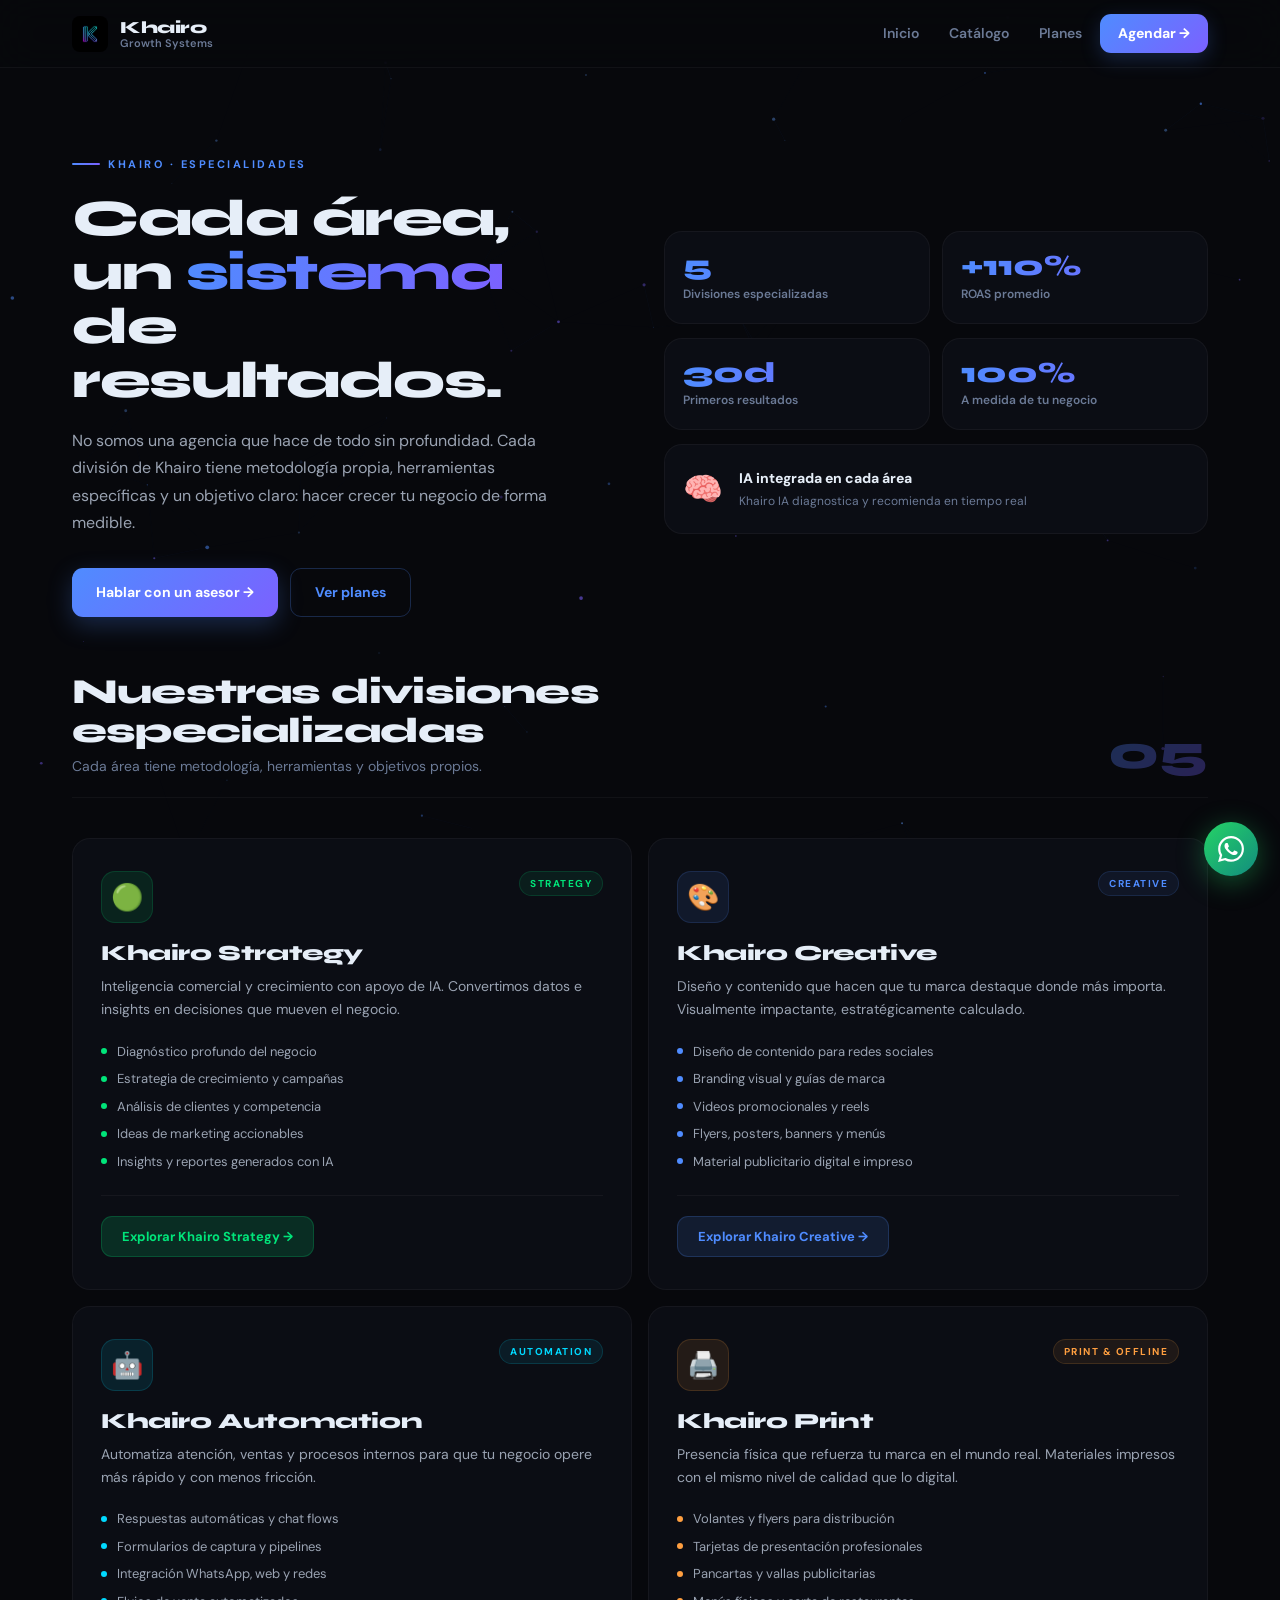
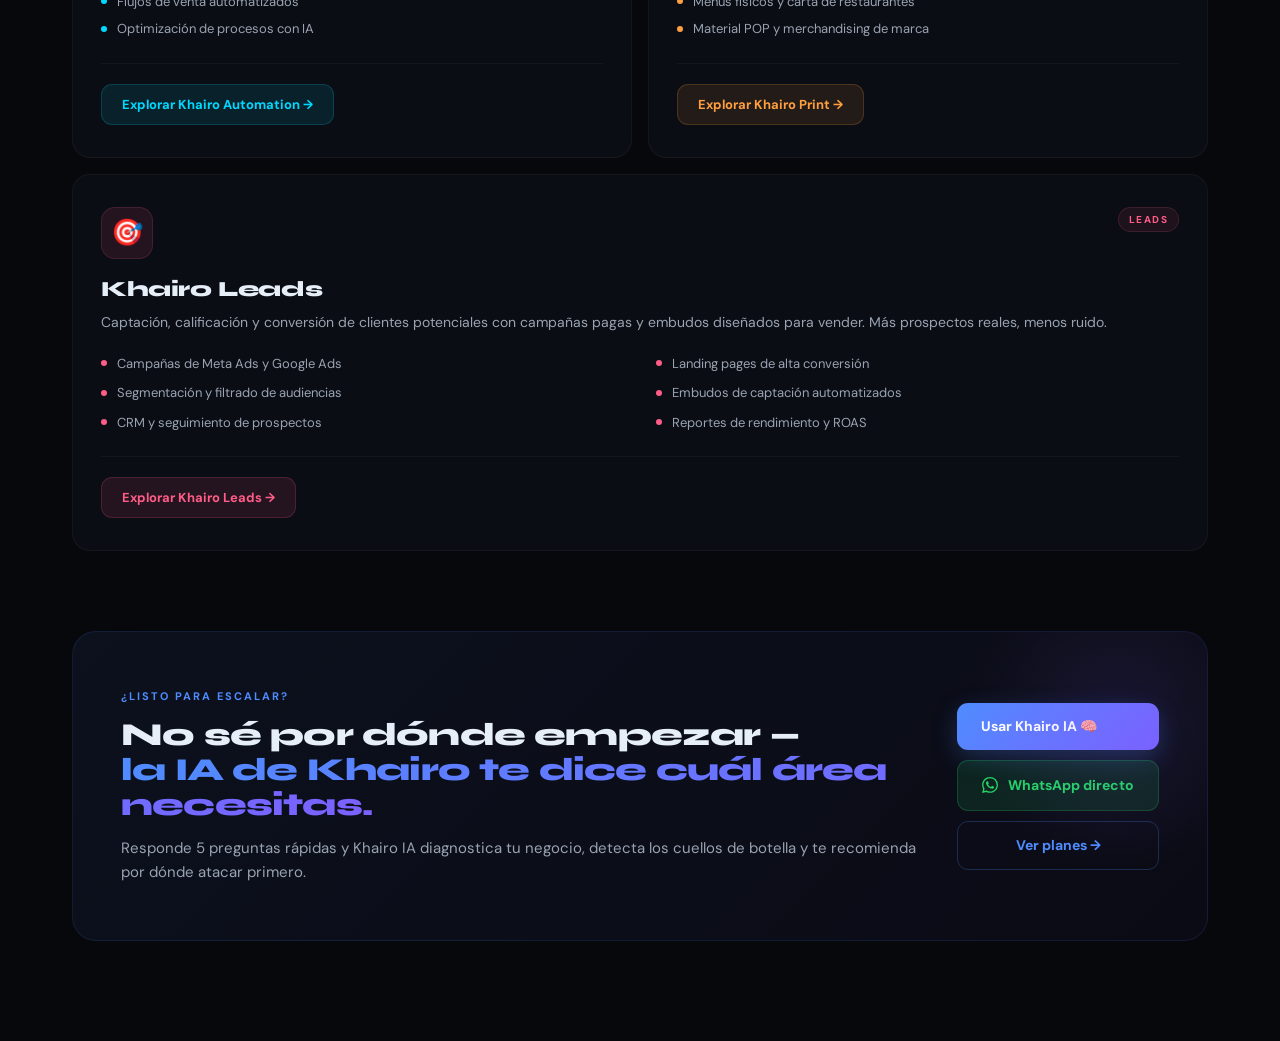
<file: khairo-digital/areas-especificas.html>
<!DOCTYPE html>
<html lang="es">
<head>
  <meta charset="utf-8" />
  <meta name="viewport" content="width=device-width, initial-scale=1, maximum-scale=1" />
  <title>Áreas Específicas · Khairo Growth Systems</title>
  <link rel="icon" type="image/png" sizes="32x32" href="kairo-icon.png">
  <link rel="icon" type="image/png" sizes="16x16" href="kairo-icon.png">
  <link rel="apple-touch-icon" href="kairo-icon.png">
  <meta name="theme-color" content="#07080c">
  <link href="https://fonts.googleapis.com/css2?family=Syne:wght@400;600;700;800&family=DM+Sans:ital,wght@0,300;0,400;0,500;0,600;1,400&display=swap" rel="stylesheet">

  <style>
    :root {
      --bg: #07080c;
      --panel: #0d0f16;
      --card: #0b0d14;
      --border: rgba(255,255,255,0.045);
      --muted: #6b7a96;
      --muted2: #9aa3b2;
      --text: #e6eef8;
      --accent1: #4f8cff;
      --accent2: #7b61ff;
      --green: #00e57a;
      --orange: #ff9f40;
      --cyan: #00d9ff;
      --pink: #ff5c87;
      --radius: 18px;
      --radius-sm: 11px;
    }

    *, *::before, *::after { box-sizing: border-box; margin: 0; padding: 0; }
    html { scroll-behavior: smooth; }

    body {
      font-family: 'DM Sans', system-ui, sans-serif;
      background: var(--bg);
      color: var(--text);
      -webkit-font-smoothing: antialiased;
      overflow-x: hidden;
      line-height: 1.5;
    }

    /* ─── CANVAS ─── */
    #particles-canvas {
      position: fixed;
      inset: 0;
      pointer-events: none;
      z-index: 0;
    }

    /* ─── SCROLL PROGRESS ─── */
    .scroll-progress {
      position: fixed;
      top: 0; left: 0;
      height: 2px;
      width: 0%;
      background: linear-gradient(90deg, var(--accent1), var(--accent2));
      z-index: 9000;
      box-shadow: 0 0 10px rgba(79,140,255,0.5);
      transition: width 0.08s linear;
    }

    /* ─── HEADER ─── */
    header {
      position: sticky;
      top: 0;
      z-index: 800;
      background: rgba(7,8,12,0.88);
      border-bottom: 1px solid var(--border);
      backdrop-filter: blur(20px) saturate(180%);
      -webkit-backdrop-filter: blur(20px) saturate(180%);
    }

    .nav-inner {
      display: flex;
      align-items: center;
      justify-content: space-between;
      gap: 20px;
      padding: 14px 32px;
      max-width: 1200px;
      margin: 0 auto;
    }

    .brand {
      display: flex;
      align-items: center;
      gap: 12px;
      text-decoration: none;
      color: var(--text);
    }
    .brand img {
      height: 36px;
      width: auto;
      border-radius: 8px;
      transition: transform 0.2s;
    }
    .brand:hover img { transform: translateY(-2px) scale(1.04); }
    .brand .meta { display: flex; flex-direction: column; line-height: 1; }
    .brand .meta .title { font-family: 'Syne', sans-serif; font-weight: 800; font-size: 17px; letter-spacing: -0.4px; }
    .brand .meta .sub { color: var(--muted); font-size: 11px; font-weight: 600; margin-top: 2px; }

    nav.primary { display: flex; gap: 6px; align-items: center; }
    nav.primary a {
      color: var(--muted);
      font-weight: 600;
      font-size: 14px;
      padding: 8px 12px;
      border-radius: var(--radius-sm);
      text-decoration: none;
      transition: all 0.18s;
    }
    nav.primary a:hover { color: var(--text); background: rgba(255,255,255,0.04); }
    nav.primary a.cta {
      background: linear-gradient(135deg, var(--accent1), var(--accent2));
      color: #fff;
      font-weight: 800;
      padding: 9px 18px;
      box-shadow: 0 6px 20px rgba(79,140,255,0.22);
      transition: transform 0.18s, box-shadow 0.18s;
    }
    nav.primary a.cta:hover { transform: translateY(-2px); box-shadow: 0 12px 32px rgba(79,140,255,0.32); }

    /* ─── HERO ─── */
    .hero {
      position: relative;
      z-index: 1;
      max-width: 1200px;
      margin: 0 auto;
      padding: 80px 32px 56px;
      display: grid;
      grid-template-columns: 1fr 1fr;
      gap: 48px;
      align-items: center;
    }

    .hero-left {}

    .hero-eyebrow {
      display: inline-flex;
      align-items: center;
      gap: 8px;
      font-size: 11px;
      font-weight: 700;
      letter-spacing: 2.5px;
      text-transform: uppercase;
      color: var(--accent1);
      margin-bottom: 20px;
    }
    .hero-eyebrow::before {
      content: '';
      width: 28px; height: 2px;
      background: linear-gradient(90deg, var(--accent1), var(--accent2));
      border-radius: 2px;
    }

    .hero h1 {
      font-family: 'Syne', sans-serif;
      font-size: clamp(2.4rem, 4vw, 3.6rem);
      font-weight: 800;
      line-height: 1.05;
      letter-spacing: -1.5px;
      margin-bottom: 20px;
    }
    .hero h1 .grad {
      background: linear-gradient(105deg, var(--accent1) 0%, var(--accent2) 100%);
      -webkit-background-clip: text;
      background-clip: text;
      color: transparent;
    }

    .hero-desc {
      color: var(--muted2);
      font-size: 16px;
      line-height: 1.7;
      max-width: 480px;
      margin-bottom: 32px;
    }

    .hero-cta-row {
      display: flex;
      gap: 12px;
      flex-wrap: wrap;
    }

    .btn {
      display: inline-flex;
      align-items: center;
      gap: 8px;
      padding: 13px 24px;
      border-radius: var(--radius-sm);
      font-weight: 700;
      font-family: 'DM Sans', sans-serif;
      text-decoration: none;
      cursor: pointer;
      border: 0;
      font-size: 14px;
      transition: transform 0.18s, box-shadow 0.18s;
    }
    .btn-primary {
      background: linear-gradient(135deg, var(--accent1), var(--accent2));
      color: #fff;
      box-shadow: 0 8px 24px rgba(79,140,255,0.25);
    }
    .btn-primary:hover { transform: translateY(-3px); box-shadow: 0 16px 40px rgba(79,140,255,0.35); }
    .btn-ghost {
      border: 1px solid rgba(79,140,255,0.25);
      color: var(--accent1);
      background: transparent;
    }
    .btn-ghost:hover { background: rgba(79,140,255,0.06); transform: translateY(-2px); }

    /* ─── HERO RIGHT STATS ─── */
    .hero-right {
      display: flex;
      flex-direction: column;
      gap: 14px;
    }

    .hero-stat-row {
      display: grid;
      grid-template-columns: 1fr 1fr;
      gap: 12px;
    }

    .hero-stat {
      background: var(--card);
      border: 1px solid var(--border);
      border-radius: var(--radius);
      padding: 20px 18px;
      transition: border-color 0.25s, transform 0.25s;
      position: relative;
      overflow: hidden;
    }
    .hero-stat::before {
      content: '';
      position: absolute;
      top: 0; left: 0;
      width: 100%; height: 2px;
      background: linear-gradient(90deg, var(--accent1), var(--accent2));
      transform: scaleX(0);
      transform-origin: left;
      transition: transform 0.35s ease;
    }
    .hero-stat:hover { border-color: rgba(79,140,255,0.2); transform: translateY(-3px); }
    .hero-stat:hover::before { transform: scaleX(1); }

    .stat-num {
      font-family: 'Syne', sans-serif;
      font-size: 1.8rem;
      font-weight: 800;
      background: linear-gradient(90deg, var(--accent1), var(--accent2));
      -webkit-background-clip: text;
      background-clip: text;
      color: transparent;
      line-height: 1;
      margin-bottom: 4px;
    }
    .stat-label { font-size: 12px; color: var(--muted); font-weight: 600; }

    .hero-stat.wide {
      grid-column: span 2;
      display: flex;
      align-items: center;
      gap: 16px;
    }
    .hero-stat.wide .stat-icon {
      font-size: 2rem;
      flex-shrink: 0;
    }
    .hero-stat.wide .stat-text { flex: 1; }
    .hero-stat.wide .stat-text .stat-title {
      font-weight: 800;
      font-size: 14px;
      margin-bottom: 3px;
    }
    .hero-stat.wide .stat-text .stat-sub { font-size: 12px; color: var(--muted); }

    /* ─── SECTION HEADER ─── */
    .section-wrap {
      position: relative;
      z-index: 1;
      max-width: 1200px;
      margin: 0 auto;
      padding: 0 32px 80px;
    }

    .section-header {
      display: flex;
      align-items: flex-end;
      justify-content: space-between;
      gap: 20px;
      margin-bottom: 40px;
      padding-bottom: 20px;
      border-bottom: 1px solid var(--border);
    }

    .section-header-left h2 {
      font-family: 'Syne', sans-serif;
      font-size: clamp(1.6rem, 3vw, 2.2rem);
      font-weight: 800;
      letter-spacing: -0.8px;
      line-height: 1.1;
      margin-bottom: 6px;
    }

    .section-header-left p { color: var(--muted); font-size: 14px; }

    .section-count {
      font-family: 'Syne', sans-serif;
      font-size: 3rem;
      font-weight: 800;
      background: linear-gradient(135deg, var(--accent1), var(--accent2));
      -webkit-background-clip: text;
      background-clip: text;
      color: transparent;
      opacity: 0.3;
      line-height: 1;
      flex-shrink: 0;
    }

    /* ─── AREAS GRID ─── */
    .areas-grid {
      display: grid;
      grid-template-columns: repeat(2, 1fr);
      gap: 16px;
    }

    /* ─── AREA CARD ─── */
    .area-card {
      background: var(--card);
      border: 1px solid var(--border);
      border-radius: var(--radius);
      padding: 32px 28px;
      position: relative;
      overflow: hidden;
      cursor: pointer;
      transition: transform 0.3s cubic-bezier(.2,.9,.25,1), box-shadow 0.3s, border-color 0.25s;
      opacity: 0;
      animation: cardReveal 0.6s ease-out forwards;
    }

    .area-card:nth-child(1) { animation-delay: 0.05s; }
    .area-card:nth-child(2) { animation-delay: 0.12s; }
    .area-card:nth-child(3) { animation-delay: 0.19s; }
    .area-card:nth-child(4) { animation-delay: 0.26s; }
    .area-card:nth-child(5) { animation-delay: 0.33s; }

    @keyframes cardReveal {
      from { opacity: 0; transform: translateY(24px); }
      to   { opacity: 1; transform: translateY(0); }
    }

    /* Accent side bar */
    .area-card::before {
      content: '';
      position: absolute;
      top: 0; left: 0;
      width: 3px;
      height: 0%;
      border-radius: 0 0 3px 0;
      transition: height 0.4s cubic-bezier(.2,.9,.25,1);
    }

    .area-card:hover {
      transform: translateY(-6px);
      box-shadow: 0 24px 60px rgba(0,0,0,0.4);
    }
    .area-card:hover::before { height: 100%; }

    /* Color variants */
    .area-card.strategy { --card-accent: var(--green); }
    .area-card.strategy::before { background: var(--green); }
    .area-card.strategy:hover { border-color: rgba(0,229,122,0.25); box-shadow: 0 24px 60px rgba(0,229,122,0.08); }

    .area-card.creative { --card-accent: var(--accent1); }
    .area-card.creative::before { background: linear-gradient(180deg, var(--accent1), var(--accent2)); }
    .area-card.creative:hover { border-color: rgba(79,140,255,0.25); box-shadow: 0 24px 60px rgba(79,140,255,0.1); }

    .area-card.automation { --card-accent: var(--cyan); }
    .area-card.automation::before { background: var(--cyan); }
    .area-card.automation:hover { border-color: rgba(0,217,255,0.25); box-shadow: 0 24px 60px rgba(0,217,255,0.08); }

    .area-card.print { --card-accent: var(--orange); }
    .area-card.print::before { background: var(--orange); }
    .area-card.print:hover { border-color: rgba(255,159,64,0.25); box-shadow: 0 24px 60px rgba(255,159,64,0.08); }

    .area-card.leads { --card-accent: var(--pink); }
    .area-card.leads::before { background: var(--pink); }
    .area-card.leads:hover { border-color: rgba(255,92,135,0.25); box-shadow: 0 24px 60px rgba(255,92,135,0.08); }

    /* Glow blob on hover */
    .area-card::after {
      content: '';
      position: absolute;
      top: -40px; right: -40px;
      width: 160px; height: 160px;
      border-radius: 50%;
      opacity: 0;
      transition: opacity 0.4s;
      pointer-events: none;
    }
    .area-card.strategy::after { background: radial-gradient(circle, rgba(0,229,122,0.08), transparent 70%); }
    .area-card.creative::after { background: radial-gradient(circle, rgba(79,140,255,0.1), transparent 70%); }
    .area-card.automation::after { background: radial-gradient(circle, rgba(0,217,255,0.08), transparent 70%); }
    .area-card.print::after { background: radial-gradient(circle, rgba(255,159,64,0.08), transparent 70%); }
    .area-card.leads::after { background: radial-gradient(circle, rgba(255,92,135,0.09), transparent 70%); }
    .area-card:hover::after { opacity: 1; }

    /* Card content */
    .card-top {
      display: flex;
      align-items: flex-start;
      justify-content: space-between;
      gap: 12px;
      margin-bottom: 18px;
    }

    .card-icon-wrap {
      width: 52px; height: 52px;
      border-radius: 14px;
      display: flex;
      align-items: center;
      justify-content: center;
      font-size: 26px;
      flex-shrink: 0;
    }
    .strategy .card-icon-wrap { background: rgba(0,229,122,0.1); border: 1px solid rgba(0,229,122,0.15); }
    .creative .card-icon-wrap { background: rgba(79,140,255,0.1); border: 1px solid rgba(79,140,255,0.15); }
    .automation .card-icon-wrap { background: rgba(0,217,255,0.1); border: 1px solid rgba(0,217,255,0.15); }
    .print .card-icon-wrap { background: rgba(255,159,64,0.1); border: 1px solid rgba(255,159,64,0.15); }
    .leads .card-icon-wrap { background: rgba(255,92,135,0.1); border: 1px solid rgba(255,92,135,0.15); }

    .card-badge {
      font-size: 10px;
      font-weight: 700;
      letter-spacing: 1.5px;
      text-transform: uppercase;
      padding: 4px 10px;
      border-radius: 999px;
    }
    .strategy .card-badge { color: var(--green); background: rgba(0,229,122,0.08); border: 1px solid rgba(0,229,122,0.15); }
    .creative .card-badge { color: var(--accent1); background: rgba(79,140,255,0.08); border: 1px solid rgba(79,140,255,0.15); }
    .automation .card-badge { color: var(--cyan); background: rgba(0,217,255,0.08); border: 1px solid rgba(0,217,255,0.15); }
    .print .card-badge { color: var(--orange); background: rgba(255,159,64,0.08); border: 1px solid rgba(255,159,64,0.15); }
    .leads .card-badge { color: var(--pink); background: rgba(255,92,135,0.08); border: 1px solid rgba(255,92,135,0.15); }

    .card-title {
      font-family: 'Syne', sans-serif;
      font-size: 1.35rem;
      font-weight: 800;
      letter-spacing: -0.4px;
      margin-bottom: 8px;
      line-height: 1.2;
    }

    .card-desc {
      color: var(--muted2);
      font-size: 14px;
      line-height: 1.65;
      margin-bottom: 20px;
    }

    /* Feature list */
    .card-features {
      display: flex;
      flex-direction: column;
      gap: 8px;
      margin-bottom: 24px;
    }

    .card-feature {
      display: flex;
      align-items: center;
      gap: 10px;
      font-size: 13px;
      color: var(--muted2);
    }

    .feature-dot {
      width: 6px; height: 6px;
      border-radius: 50%;
      flex-shrink: 0;
    }
    .strategy .feature-dot { background: var(--green); }
    .creative .feature-dot { background: var(--accent1); }
    .automation .feature-dot { background: var(--cyan); }
    .print .feature-dot { background: var(--orange); }
    .leads .feature-dot { background: var(--pink); }

    /* Card CTA */
    .card-cta {
      display: inline-flex;
      align-items: center;
      gap: 8px;
      padding: 11px 20px;
      border-radius: var(--radius-sm);
      font-size: 13px;
      font-weight: 700;
      font-family: 'DM Sans', sans-serif;
      text-decoration: none;
      transition: all 0.2s;
      color: #fff;
      border: none;
      cursor: pointer;
      background: none;
    }
    .strategy .card-cta { background: rgba(0,229,122,0.15); color: var(--green); border: 1px solid rgba(0,229,122,0.2); }
    .strategy .card-cta:hover { background: rgba(0,229,122,0.22); transform: translateX(4px); }
    .creative .card-cta { background: rgba(79,140,255,0.12); color: var(--accent1); border: 1px solid rgba(79,140,255,0.2); }
    .creative .card-cta:hover { background: rgba(79,140,255,0.2); transform: translateX(4px); }
    .automation .card-cta { background: rgba(0,217,255,0.1); color: var(--cyan); border: 1px solid rgba(0,217,255,0.18); }
    .automation .card-cta:hover { background: rgba(0,217,255,0.18); transform: translateX(4px); }
    .print .card-cta { background: rgba(255,159,64,0.1); color: var(--orange); border: 1px solid rgba(255,159,64,0.18); }
    .print .card-cta:hover { background: rgba(255,159,64,0.18); transform: translateX(4px); }
    .leads .card-cta { background: rgba(255,92,135,0.1); color: var(--pink); border: 1px solid rgba(255,92,135,0.18); }
    .leads .card-cta:hover { background: rgba(255,92,135,0.18); transform: translateX(4px); }

    /* Divider line in card */
    .card-divider {
      height: 1px;
      background: var(--border);
      margin: 20px 0;
    }

    /* ─── CTA SECTION ─── */
    .cta-section {
      position: relative;
      z-index: 1;
      max-width: 1200px;
      margin: 0 auto;
      padding: 0 32px 100px;
    }

    .cta-block {
      background: linear-gradient(135deg, rgba(79,140,255,0.07), rgba(123,97,255,0.04));
      border: 1px solid rgba(79,140,255,0.12);
      border-radius: 24px;
      padding: 56px 48px;
      display: grid;
      grid-template-columns: 1fr auto;
      gap: 40px;
      align-items: center;
      position: relative;
      overflow: hidden;
    }

    .cta-block::before {
      content: '';
      position: absolute;
      top: -60px; right: -60px;
      width: 300px; height: 300px;
      border-radius: 50%;
      background: radial-gradient(circle, rgba(123,97,255,0.12), transparent 70%);
      pointer-events: none;
    }

    .cta-eyebrow {
      font-size: 11px;
      font-weight: 700;
      letter-spacing: 2px;
      text-transform: uppercase;
      color: var(--accent1);
      margin-bottom: 12px;
    }

    .cta-title {
      font-family: 'Syne', sans-serif;
      font-size: clamp(1.6rem, 2.5vw, 2.4rem);
      font-weight: 800;
      letter-spacing: -0.8px;
      line-height: 1.1;
      margin-bottom: 14px;
    }

    .cta-title span {
      background: linear-gradient(105deg, var(--accent1), var(--accent2));
      -webkit-background-clip: text;
      background-clip: text;
      color: transparent;
    }

    .cta-sub { color: var(--muted2); font-size: 15px; line-height: 1.6; }

    .cta-actions {
      display: flex;
      flex-direction: column;
      gap: 10px;
      flex-shrink: 0;
      min-width: 200px;
    }

    .btn-wa {
      display: inline-flex;
      align-items: center;
      justify-content: center;
      gap: 10px;
      padding: 14px 24px;
      background: rgba(37,211,102,0.12);
      border: 1px solid rgba(37,211,102,0.22);
      border-radius: var(--radius-sm);
      color: #25d366;
      font-size: 14px;
      font-weight: 700;
      font-family: 'DM Sans', sans-serif;
      text-decoration: none;
      transition: all 0.2s;
    }
    .btn-wa:hover { background: rgba(37,211,102,0.2); transform: translateY(-2px); }

    /* ─── FLOATING WA ─── */
    .fab-wa {
      position: fixed;
      bottom: 24px; right: 22px;
      z-index: 800;
      width: 54px; height: 54px;
      border-radius: 50%;
      background: linear-gradient(135deg, #25d366, #128c7e);
      display: flex; align-items: center; justify-content: center;
      box-shadow: 0 6px 28px rgba(37,211,102,0.38);
      text-decoration: none;
      transition: transform 0.2s, box-shadow 0.2s;
    }
    .fab-wa:hover { transform: scale(1.08) translateY(-3px); box-shadow: 0 12px 40px rgba(37,211,102,0.45); }

    /* ─── RESPONSIVE ─── */
    @media (max-width: 900px) {
      .hero { grid-template-columns: 1fr; gap: 32px; padding: 48px 20px 40px; }
      .hero-right { display: none; }
      .nav-inner { padding: 12px 20px; }
      nav.primary a:not(.cta) { display: none; }
      .section-wrap { padding: 0 20px 60px; }
      .areas-grid { grid-template-columns: 1fr; }
      .area-card.leads { grid-column: span 1; }
      .area-card.leads .card-features { grid-template-columns: 1fr !important; }
      .cta-section { padding: 0 20px 60px; }
      .cta-block { grid-template-columns: 1fr; padding: 36px 24px; }
      .cta-actions { flex-direction: row; flex-wrap: wrap; }
    }

    @media (max-width: 600px) {
      .area-card { padding: 24px 18px; }
      .cta-actions { flex-direction: column; }
    }


    /* ══════════════════════════════════════════════════
       ─── MODAL SYSTEM ───
    ══════════════════════════════════════════════════ */

    .modal-overlay {
      position: fixed;
      inset: 0;
      z-index: 3000;
      background: rgba(4, 6, 15, 0.82);
      backdrop-filter: blur(10px) saturate(160%);
      -webkit-backdrop-filter: blur(10px) saturate(160%);
      display: flex;
      align-items: flex-end;
      justify-content: center;
      opacity: 0;
      pointer-events: none;
      transition: opacity 0.38s ease;
      padding: 0 0 0 0;
    }
    .modal-overlay.active {
      opacity: 1;
      pointer-events: all;
    }

    .modal-sheet {
      width: 100%;
      max-width: 1140px;
      max-height: 92vh;
      background: #0b0d17;
      border-radius: 28px 28px 0 0;
      overflow-y: auto;
      overflow-x: hidden;
      transform: translateY(80px);
      transition: transform 0.45s cubic-bezier(.16,.84,.44,1);
      position: relative;
      scrollbar-width: thin;
      scrollbar-color: rgba(255,255,255,0.08) transparent;
    }
    .modal-overlay.active .modal-sheet {
      transform: translateY(0);
    }
    .modal-sheet::-webkit-scrollbar { width: 5px; }
    .modal-sheet::-webkit-scrollbar-track { background: transparent; }
    .modal-sheet::-webkit-scrollbar-thumb { background: rgba(255,255,255,0.08); border-radius: 3px; }

    /* Modal drag handle */
    .modal-handle {
      width: 44px;
      height: 5px;
      background: rgba(255,255,255,0.1);
      border-radius: 3px;
      margin: 14px auto 0;
    }

    /* Modal close */
    .modal-close {
      position: absolute;
      top: 20px;
      right: 24px;
      z-index: 10;
      width: 36px; height: 36px;
      border-radius: 50%;
      background: rgba(255,255,255,0.06);
      border: 1px solid rgba(255,255,255,0.08);
      color: var(--muted2);
      font-size: 18px;
      display: flex;
      align-items: center;
      justify-content: center;
      cursor: pointer;
      transition: all 0.2s;
      font-family: 'DM Sans', sans-serif;
      line-height: 1;
    }
    .modal-close:hover { background: rgba(255,255,255,0.1); color: var(--text); transform: scale(1.05); }

    /* ── Modal Hero ── */
    .modal-hero {
      position: relative;
      overflow: hidden;
      padding: 56px 52px 48px;
      display: grid;
      grid-template-columns: 1fr 380px;
      gap: 40px;
      align-items: center;
    }

    .modal-hero-bg {
      position: absolute;
      inset: 0;
      pointer-events: none;
      opacity: 0.35;
    }

    .modal-hero-content { position: relative; z-index: 2; }

    .modal-badge-row {
      display: flex;
      align-items: center;
      gap: 10px;
      margin-bottom: 18px;
    }

    .modal-badge {
      display: inline-flex;
      align-items: center;
      gap: 6px;
      font-size: 10px;
      font-weight: 700;
      letter-spacing: 2px;
      text-transform: uppercase;
      padding: 5px 12px;
      border-radius: 999px;
    }

    .modal-tag {
      font-size: 10px;
      font-weight: 600;
      color: var(--muted);
      letter-spacing: 1px;
      text-transform: uppercase;
    }

    .modal-title {
      font-family: 'Syne', sans-serif;
      font-size: clamp(2rem, 3.5vw, 3rem);
      font-weight: 800;
      letter-spacing: -1.2px;
      line-height: 1.05;
      margin-bottom: 14px;
    }

    .modal-subtitle {
      font-size: 15px;
      line-height: 1.7;
      color: var(--muted2);
      max-width: 500px;
      margin-bottom: 28px;
    }

    .modal-hero-metrics {
      display: flex;
      gap: 28px;
      flex-wrap: wrap;
    }

    .metric-item {}
    .metric-val {
      font-family: 'Syne', sans-serif;
      font-size: 1.6rem;
      font-weight: 800;
      line-height: 1;
      margin-bottom: 2px;
    }
    .metric-lbl { font-size: 11px; color: var(--muted); font-weight: 600; }

    .modal-hero-illustration {
      position: relative;
      z-index: 2;
      display: flex;
      align-items: center;
      justify-content: center;
    }

    /* ── Modal Body ── */
    .modal-body {
      padding: 0 52px 56px;
    }

    .modal-divider {
      height: 1px;
      background: var(--border);
      margin: 0 52px;
    }

    .modal-section {
      padding: 44px 0 0;
    }

    .modal-section-label {
      font-size: 10px;
      font-weight: 700;
      letter-spacing: 2.5px;
      text-transform: uppercase;
      color: var(--muted);
      margin-bottom: 8px;
    }

    .modal-section-title {
      font-family: 'Syne', sans-serif;
      font-size: 1.5rem;
      font-weight: 800;
      letter-spacing: -0.5px;
      margin-bottom: 28px;
    }

    /* Services grid */
    .services-grid {
      display: grid;
      grid-template-columns: repeat(3, 1fr);
      gap: 14px;
      margin-bottom: 0;
    }

    .service-card {
      background: rgba(255,255,255,0.025);
      border: 1px solid var(--border);
      border-radius: 16px;
      padding: 22px 20px;
      transition: border-color 0.25s, transform 0.25s, background 0.25s;
    }
    .service-card:hover {
      background: rgba(255,255,255,0.04);
      transform: translateY(-3px);
    }

    .service-icon {
      font-size: 22px;
      margin-bottom: 10px;
      display: block;
    }

    .service-name {
      font-family: 'Syne', sans-serif;
      font-size: 0.95rem;
      font-weight: 700;
      margin-bottom: 5px;
    }

    .service-desc {
      font-size: 12.5px;
      color: var(--muted);
      line-height: 1.6;
    }

    /* Process steps */
    .process-steps {
      display: flex;
      gap: 0;
      position: relative;
    }

    .process-steps::before {
      content: '';
      position: absolute;
      top: 24px;
      left: 24px;
      right: 24px;
      height: 1px;
      background: var(--border);
    }

    .step {
      flex: 1;
      display: flex;
      flex-direction: column;
      align-items: center;
      text-align: center;
      gap: 10px;
      position: relative;
      padding: 0 8px;
    }

    .step-num {
      width: 48px; height: 48px;
      border-radius: 50%;
      background: var(--card);
      border: 2px solid var(--border);
      display: flex;
      align-items: center;
      justify-content: center;
      font-family: 'Syne', sans-serif;
      font-weight: 800;
      font-size: 14px;
      position: relative;
      z-index: 1;
      transition: border-color 0.3s;
    }

    .step-label {
      font-size: 11px;
      font-weight: 700;
      color: var(--muted2);
      letter-spacing: 0.3px;
    }

    .step-sub {
      font-size: 11px;
      color: var(--muted);
      line-height: 1.4;
    }

    /* For-who section */
    .forwho-grid {
      display: grid;
      grid-template-columns: 1fr 1fr;
      gap: 12px;
    }

    .forwho-item {
      display: flex;
      align-items: flex-start;
      gap: 12px;
      background: rgba(255,255,255,0.02);
      border: 1px solid var(--border);
      border-radius: 14px;
      padding: 16px 18px;
    }

    .forwho-check {
      width: 22px; height: 22px;
      border-radius: 50%;
      display: flex;
      align-items: center;
      justify-content: center;
      font-size: 11px;
      flex-shrink: 0;
      margin-top: 1px;
    }

    .forwho-text {
      font-size: 13px;
      color: var(--muted2);
      line-height: 1.5;
    }

    /* CTA bar at bottom of modal */
    .modal-cta-bar {
      margin-top: 44px;
      background: rgba(255,255,255,0.025);
      border: 1px solid rgba(255,255,255,0.06);
      border-radius: 20px;
      padding: 32px 36px;
      display: flex;
      align-items: center;
      justify-content: space-between;
      gap: 24px;
    }

    .modal-cta-text {}
    .modal-cta-heading {
      font-family: 'Syne', sans-serif;
      font-size: 1.15rem;
      font-weight: 800;
      margin-bottom: 4px;
    }
    .modal-cta-sub { font-size: 13px; color: var(--muted); }

    .modal-cta-btns {
      display: flex;
      gap: 10px;
      flex-shrink: 0;
    }

    .btn-modal-wa {
      display: inline-flex;
      align-items: center;
      gap: 8px;
      padding: 12px 22px;
      background: rgba(37,211,102,0.12);
      border: 1px solid rgba(37,211,102,0.22);
      border-radius: 10px;
      color: #25d366;
      font-size: 13px;
      font-weight: 700;
      font-family: 'DM Sans', sans-serif;
      text-decoration: none;
      transition: all 0.2s;
      white-space: nowrap;
    }
    .btn-modal-wa:hover { background: rgba(37,211,102,0.2); transform: translateY(-2px); }

    .btn-modal-primary {
      display: inline-flex;
      align-items: center;
      gap: 8px;
      padding: 12px 22px;
      border-radius: 10px;
      font-size: 13px;
      font-weight: 700;
      font-family: 'DM Sans', sans-serif;
      text-decoration: none;
      transition: all 0.2s;
      white-space: nowrap;
      color: #fff;
    }
    .btn-modal-primary:hover { transform: translateY(-2px); }

    /* ── Color-specific modal styling ── */

    /* STRATEGY */
    #modal-strategy .modal-badge { background: rgba(0,229,122,0.1); color: var(--green); border: 1px solid rgba(0,229,122,0.2); }
    #modal-strategy .metric-val { color: var(--green); }
    #modal-strategy .step-num { border-color: rgba(0,229,122,0.35); color: var(--green); }
    #modal-strategy .step:hover .step-num { background: rgba(0,229,122,0.08); }
    #modal-strategy .forwho-check { background: rgba(0,229,122,0.12); color: var(--green); }
    #modal-strategy .service-card:hover { border-color: rgba(0,229,122,0.2); }
    #modal-strategy .btn-modal-primary { background: linear-gradient(135deg,#00e57a,#00b85c); box-shadow: 0 6px 20px rgba(0,229,122,0.25); }
    #modal-strategy .modal-section-title .hl { color: var(--green); }

    /* CREATIVE */
    #modal-creative .modal-badge { background: rgba(79,140,255,0.1); color: var(--accent1); border: 1px solid rgba(79,140,255,0.2); }
    #modal-creative .metric-val { background: linear-gradient(90deg,var(--accent1),var(--accent2)); -webkit-background-clip: text; background-clip: text; color: transparent; }
    #modal-creative .step-num { border-color: rgba(79,140,255,0.35); color: var(--accent1); }
    #modal-creative .step:hover .step-num { background: rgba(79,140,255,0.08); }
    #modal-creative .forwho-check { background: rgba(79,140,255,0.12); color: var(--accent1); }
    #modal-creative .service-card:hover { border-color: rgba(79,140,255,0.2); }
    #modal-creative .btn-modal-primary { background: linear-gradient(135deg,var(--accent1),var(--accent2)); box-shadow: 0 6px 20px rgba(79,140,255,0.25); }

    /* AUTOMATION */
    #modal-automation .modal-badge { background: rgba(0,217,255,0.1); color: var(--cyan); border: 1px solid rgba(0,217,255,0.2); }
    #modal-automation .metric-val { color: var(--cyan); }
    #modal-automation .step-num { border-color: rgba(0,217,255,0.35); color: var(--cyan); }
    #modal-automation .step:hover .step-num { background: rgba(0,217,255,0.08); }
    #modal-automation .forwho-check { background: rgba(0,217,255,0.12); color: var(--cyan); }
    #modal-automation .service-card:hover { border-color: rgba(0,217,255,0.2); }
    #modal-automation .btn-modal-primary { background: linear-gradient(135deg,#00d9ff,#0099cc); box-shadow: 0 6px 20px rgba(0,217,255,0.22); }

    /* PRINT */
    #modal-print .modal-badge { background: rgba(255,159,64,0.1); color: var(--orange); border: 1px solid rgba(255,159,64,0.2); }
    #modal-print .metric-val { color: var(--orange); }
    #modal-print .step-num { border-color: rgba(255,159,64,0.35); color: var(--orange); }
    #modal-print .step:hover .step-num { background: rgba(255,159,64,0.08); }
    #modal-print .forwho-check { background: rgba(255,159,64,0.12); color: var(--orange); }
    #modal-print .service-card:hover { border-color: rgba(255,159,64,0.2); }
    #modal-print .btn-modal-primary { background: linear-gradient(135deg,#ff9f40,#e07000); box-shadow: 0 6px 20px rgba(255,159,64,0.22); }

    /* LEADS */
    #modal-leads .modal-badge { background: rgba(255,92,135,0.1); color: var(--pink); border: 1px solid rgba(255,92,135,0.2); }
    #modal-leads .metric-val { color: var(--pink); }
    #modal-leads .step-num { border-color: rgba(255,92,135,0.35); color: var(--pink); }
    #modal-leads .step:hover .step-num { background: rgba(255,92,135,0.08); }
    #modal-leads .forwho-check { background: rgba(255,92,135,0.12); color: var(--pink); }
    #modal-leads .service-card:hover { border-color: rgba(255,92,135,0.2); }
    #modal-leads .btn-modal-primary { background: linear-gradient(135deg,#ff5c87,#cc2255); box-shadow: 0 6px 20px rgba(255,92,135,0.22); }

    /* ── Modal Responsive ── */
    @media (max-width: 900px) {
      .modal-hero { grid-template-columns: 1fr; padding: 44px 24px 32px; }
      .modal-hero-illustration { display: none; }
      .modal-body { padding: 0 24px 44px; }
      .modal-divider { margin: 0 24px; }
      .services-grid { grid-template-columns: 1fr 1fr; }
      .process-steps { flex-wrap: wrap; gap: 12px; }
      .process-steps::before { display: none; }
      .step { flex: 0 0 calc(50% - 6px); }
      .modal-cta-bar { flex-direction: column; align-items: flex-start; padding: 24px; }
      .modal-cta-btns { flex-wrap: wrap; }
      .forwho-grid { grid-template-columns: 1fr; }
    }
    @media (max-width: 600px) {
      .services-grid { grid-template-columns: 1fr; }
      .step { flex: 0 0 100%; }
      .modal-hero-metrics { gap: 18px; }
    }
  </style>
</head>
<body>

<!-- PARTICLES -->
<canvas id="particles-canvas"></canvas>

<!-- SCROLL PROGRESS -->
<div class="scroll-progress" id="scrollProgress"></div>

<!-- FLOATING WA -->
<a href="https://wa.me/573212613784?text=Hola%20Khairo,%20quiero%20información%20sobre%20las%20áreas%20específicas" class="fab-wa" target="_blank" aria-label="WhatsApp">
  <svg width="26" height="26" viewBox="0 0 24 24" fill="white"><path d="M17.472 14.382c-.297-.149-1.758-.867-2.03-.967-.273-.099-.471-.148-.67.15-.197.297-.767.966-.94 1.164-.173.199-.347.223-.644.075-.297-.15-1.255-.463-2.39-1.475-.883-.788-1.48-1.761-1.653-2.059-.173-.297-.018-.458.13-.606.134-.133.298-.347.446-.52.149-.174.198-.298.298-.497.099-.198.05-.371-.025-.52-.075-.149-.669-1.612-.916-2.207-.242-.579-.487-.5-.669-.51-.173-.008-.371-.01-.57-.01-.198 0-.52.074-.792.372-.272.297-1.04 1.016-1.04 2.479 0 1.462 1.065 2.875 1.213 3.074.149.198 2.096 3.2 5.077 4.487.709.306 1.262.489 1.694.625.712.227 1.36.195 1.871.118.571-.085 1.758-.719 2.006-1.413.248-.694.248-1.289.173-1.413-.074-.124-.272-.198-.57-.347m-5.421 7.403h-.004a9.87 9.87 0 01-5.031-1.378l-.361-.214-3.741.982.998-3.648-.235-.374a9.86 9.86 0 01-1.51-5.26c.001-5.45 4.436-9.884 9.888-9.884 2.64 0 5.122 1.03 6.988 2.898a9.825 9.825 0 012.893 6.994c-.003 5.45-4.437 9.884-9.885 9.884m8.413-18.297A11.815 11.815 0 0012.05 0C5.495 0 .16 5.335.157 11.892c0 2.096.547 4.142 1.588 5.945L.057 24l6.305-1.654a11.882 11.882 0 005.683 1.448h.005c6.554 0 11.89-5.335 11.893-11.893a11.821 11.821 0 00-3.48-8.413z"/></svg>
</a>

<!-- HEADER -->
<header>
  <div class="nav-inner">
    <a href="index.html" class="brand">
      <img src="kairo-icon.png" alt="Khairo">
      <div class="meta">
        <div class="title">Khairo</div>
        <div class="sub">Growth Systems</div>
      </div>
    </a>
    <nav class="primary">
      <a href="index.html">Inicio</a>
      <a href="catalogo-kairo.html">Catálogo</a>
      <a href="index.html#planes">Planes</a>
      <a href="https://wa.me/573212613784?text=Hola%20Khairo,%20quiero%20asesoría" class="cta" target="_blank">Agendar →</a>
    </nav>
  </div>
</header>

<!-- HERO -->
<section class="hero">
  <div class="hero-left">
    <div class="hero-eyebrow">Khairo · Especialidades</div>
    <h1>Cada área,<br>un <span class="grad">sistema</span><br>de resultados.</h1>
    <p class="hero-desc">No somos una agencia que hace de todo sin profundidad. Cada división de Khairo tiene metodología propia, herramientas específicas y un objetivo claro: hacer crecer tu negocio de forma medible.</p>
    <div class="hero-cta-row">
      <a href="https://wa.me/573212613784?text=Hola%20Khairo,%20quiero%20asesoría%20sobre%20áreas%20específicas" class="btn btn-primary" target="_blank">Hablar con un asesor →</a>
      <a href="index.html#planes" class="btn btn-ghost">Ver planes</a>
    </div>
  </div>
  <div class="hero-right">
    <div class="hero-stat-row">
      <div class="hero-stat">
        <div class="stat-num">5</div>
        <div class="stat-label">Divisiones especializadas</div>
      </div>
      <div class="hero-stat">
        <div class="stat-num">+110%</div>
        <div class="stat-label">ROAS promedio</div>
      </div>
    </div>
    <div class="hero-stat-row">
      <div class="hero-stat">
        <div class="stat-num">30d</div>
        <div class="stat-label">Primeros resultados</div>
      </div>
      <div class="hero-stat">
        <div class="stat-num">100%</div>
        <div class="stat-label">A medida de tu negocio</div>
      </div>
    </div>
    <div class="hero-stat-row">
      <div class="hero-stat wide">
        <div class="stat-icon">🧠</div>
        <div class="stat-text">
          <div class="stat-title">IA integrada en cada área</div>
          <div class="stat-sub">Khairo IA diagnostica y recomienda en tiempo real</div>
        </div>
      </div>
    </div>
  </div>
</section>

<!-- AREAS -->
<div class="section-wrap">
  <div class="section-header">
    <div class="section-header-left">
      <h2>Nuestras divisiones<br>especializadas</h2>
      <p>Cada área tiene metodología, herramientas y objetivos propios.</p>
    </div>
    <div class="section-count">05</div>
  </div>

  <div class="areas-grid">

    <!-- STRATEGY -->
    <div class="area-card strategy">
      <div class="card-top">
        <div class="card-icon-wrap">🟢</div>
        <span class="card-badge">Strategy</span>
      </div>
      <div class="card-title">Khairo Strategy</div>
      <div class="card-desc">Inteligencia comercial y crecimiento con apoyo de IA. Convertimos datos e insights en decisiones que mueven el negocio.</div>
      <div class="card-features">
        <div class="card-feature"><div class="feature-dot"></div>Diagnóstico profundo del negocio</div>
        <div class="card-feature"><div class="feature-dot"></div>Estrategia de crecimiento y campañas</div>
        <div class="card-feature"><div class="feature-dot"></div>Análisis de clientes y competencia</div>
        <div class="card-feature"><div class="feature-dot"></div>Ideas de marketing accionables</div>
        <div class="card-feature"><div class="feature-dot"></div>Insights y reportes generados con IA</div>
      </div>
      <div class="card-divider"></div>
      <button class="card-cta" onclick="openModal('strategy')">
        Explorar Khairo Strategy →
      </button>
    </div>

    <!-- CREATIVE -->
    <div class="area-card creative">
      <div class="card-top">
        <div class="card-icon-wrap">🎨</div>
        <span class="card-badge">Creative</span>
      </div>
      <div class="card-title">Khairo Creative</div>
      <div class="card-desc">Diseño y contenido que hacen que tu marca destaque donde más importa. Visualmente impactante, estratégicamente calculado.</div>
      <div class="card-features">
        <div class="card-feature"><div class="feature-dot"></div>Diseño de contenido para redes sociales</div>
        <div class="card-feature"><div class="feature-dot"></div>Branding visual y guías de marca</div>
        <div class="card-feature"><div class="feature-dot"></div>Videos promocionales y reels</div>
        <div class="card-feature"><div class="feature-dot"></div>Flyers, posters, banners y menús</div>
        <div class="card-feature"><div class="feature-dot"></div>Material publicitario digital e impreso</div>
      </div>
      <div class="card-divider"></div>
      <button class="card-cta" onclick="openModal('creative')">
        Explorar Khairo Creative →
      </button>
    </div>

    <!-- AUTOMATION -->
    <div class="area-card automation">
      <div class="card-top">
        <div class="card-icon-wrap">🤖</div>
        <span class="card-badge">Automation</span>
      </div>
      <div class="card-title">Khairo Automation</div>
      <div class="card-desc">Automatiza atención, ventas y procesos internos para que tu negocio opere más rápido y con menos fricción.</div>
      <div class="card-features">
        <div class="card-feature"><div class="feature-dot"></div>Respuestas automáticas y chat flows</div>
        <div class="card-feature"><div class="feature-dot"></div>Formularios de captura y pipelines</div>
        <div class="card-feature"><div class="feature-dot"></div>Integración WhatsApp, web y redes</div>
        <div class="card-feature"><div class="feature-dot"></div>Flujos de venta automatizados</div>
        <div class="card-feature"><div class="feature-dot"></div>Optimización de procesos con IA</div>
      </div>
      <div class="card-divider"></div>
      <button class="card-cta" onclick="openModal('automation')">
        Explorar Khairo Automation →
      </button>
    </div>

    <!-- PRINT -->
    <div class="area-card print">
      <div class="card-top">
        <div class="card-icon-wrap">🖨️</div>
        <span class="card-badge">Print & Offline</span>
      </div>
      <div class="card-title">Khairo Print</div>
      <div class="card-desc">Presencia física que refuerza tu marca en el mundo real. Materiales impresos con el mismo nivel de calidad que lo digital.</div>
      <div class="card-features">
        <div class="card-feature"><div class="feature-dot"></div>Volantes y flyers para distribución</div>
        <div class="card-feature"><div class="feature-dot"></div>Tarjetas de presentación profesionales</div>
        <div class="card-feature"><div class="feature-dot"></div>Pancartas y vallas publicitarias</div>
        <div class="card-feature"><div class="feature-dot"></div>Menús físicos y carta de restaurantes</div>
        <div class="card-feature"><div class="feature-dot"></div>Material POP y merchandising de marca</div>
      </div>
      <div class="card-divider"></div>
      <button class="card-cta" onclick="openModal('print')">
        Explorar Khairo Print →
      </button>
    </div>

    <!-- LEADS -->
    <div class="area-card leads" style="grid-column: span 2;">
      <div class="card-top">
        <div class="card-icon-wrap">🎯</div>
        <span class="card-badge">Leads</span>
      </div>
      <div class="card-title">Khairo Leads</div>
      <div class="card-desc">Captación, calificación y conversión de clientes potenciales con campañas pagas y embudos diseñados para vender. Más prospectos reales, menos ruido.</div>
      <div class="card-features" style="display:grid;grid-template-columns:1fr 1fr;gap:10px 32px;">
        <div class="card-feature"><div class="feature-dot"></div>Campañas de Meta Ads y Google Ads</div>
        <div class="card-feature"><div class="feature-dot"></div>Landing pages de alta conversión</div>
        <div class="card-feature"><div class="feature-dot"></div>Segmentación y filtrado de audiencias</div>
        <div class="card-feature"><div class="feature-dot"></div>Embudos de captación automatizados</div>
        <div class="card-feature"><div class="feature-dot"></div>CRM y seguimiento de prospectos</div>
        <div class="card-feature"><div class="feature-dot"></div>Reportes de rendimiento y ROAS</div>
      </div>
      <div class="card-divider"></div>
      <button class="card-cta" onclick="openModal('leads')">
        Explorar Khairo Leads →
      </button>
    </div>

  </div>
</div>

<!-- CTA FINAL -->
<div class="cta-section">
  <div class="cta-block">
    <div>
      <div class="cta-eyebrow">¿Listo para escalar?</div>
      <div class="cta-title">No sé por dónde empezar —<br><span>la IA de Khairo te dice cuál área necesitas.</span></div>
      <div class="cta-sub">Responde 5 preguntas rápidas y Khairo IA diagnostica tu negocio, detecta los cuellos de botella y te recomienda por dónde atacar primero.</div>
    </div>
    <div class="cta-actions">
      <a href="index.html" class="btn btn-primary">Usar Khairo IA 🧠</a>
      <a href="https://wa.me/573212613784?text=Hola%20Khairo,%20quiero%20asesoría%20personalizada" class="btn-wa" target="_blank">
        <svg width="16" height="16" viewBox="0 0 24 24" fill="currentColor"><path d="M17.472 14.382c-.297-.149-1.758-.867-2.03-.967-.273-.099-.471-.148-.67.15-.197.297-.767.966-.94 1.164-.173.199-.347.223-.644.075-.297-.15-1.255-.463-2.39-1.475-.883-.788-1.48-1.761-1.653-2.059-.173-.297-.018-.458.13-.606.134-.133.298-.347.446-.52.149-.174.198-.298.298-.497.099-.198.05-.371-.025-.52-.075-.149-.669-1.612-.916-2.207-.242-.579-.487-.5-.669-.51-.173-.008-.371-.01-.57-.01-.198 0-.52.074-.792.372-.272.297-1.04 1.016-1.04 2.479 0 1.462 1.065 2.875 1.213 3.074.149.198 2.096 3.2 5.077 4.487.709.306 1.262.489 1.694.625.712.227 1.36.195 1.871.118.571-.085 1.758-.719 2.006-1.413.248-.694.248-1.289.173-1.413-.074-.124-.272-.198-.57-.347m-5.421 7.403h-.004a9.87 9.87 0 01-5.031-1.378l-.361-.214-3.741.982.998-3.648-.235-.374a9.86 9.86 0 01-1.51-5.26c.001-5.45 4.436-9.884 9.888-9.884 2.64 0 5.122 1.03 6.988 2.898a9.825 9.825 0 012.893 6.994c-.003 5.45-4.437 9.884-9.885 9.884m8.413-18.297A11.815 11.815 0 0012.05 0C5.495 0 .16 5.335.157 11.892c0 2.096.547 4.142 1.588 5.945L.057 24l6.305-1.654a11.882 11.882 0 005.683 1.448h.005c6.554 0 11.89-5.335 11.893-11.893a11.821 11.821 0 00-3.48-8.413z"/></svg>
        WhatsApp directo
      </a>
      <a href="index.html#planes" class="btn btn-ghost" style="text-align:center;justify-content:center">Ver planes →</a>
    </div>
  </div>
</div>


<!-- ══════════════════════════════════════════════
     MODAL: KHAIRO STRATEGY
══════════════════════════════════════════════ -->
<div class="modal-overlay" id="modal-strategy" role="dialog" aria-modal="true" aria-label="Khairo Strategy">
  <div class="modal-sheet">
    <div class="modal-handle"></div>
    <button class="modal-close" onclick="closeModal('strategy')" aria-label="Cerrar">✕</button>

    <!-- Hero -->
    <div class="modal-hero" style="background: linear-gradient(135deg, rgba(0,229,122,0.06) 0%, rgba(0,180,80,0.02) 100%);">
      <!-- bg noise lines -->
      <svg class="modal-hero-bg" viewBox="0 0 900 400" preserveAspectRatio="xMidYMid slice" xmlns="http://www.w3.org/2000/svg">
        <line x1="0" y1="80" x2="900" y2="80" stroke="rgba(0,229,122,0.06)" stroke-width="1"/>
        <line x1="0" y1="160" x2="900" y2="160" stroke="rgba(0,229,122,0.06)" stroke-width="1"/>
        <line x1="0" y1="240" x2="900" y2="240" stroke="rgba(0,229,122,0.04)" stroke-width="1"/>
        <line x1="0" y1="320" x2="900" y2="320" stroke="rgba(0,229,122,0.04)" stroke-width="1"/>
        <circle cx="800" cy="80" r="160" fill="none" stroke="rgba(0,229,122,0.05)" stroke-width="1"/>
        <circle cx="800" cy="80" r="90" fill="none" stroke="rgba(0,229,122,0.06)" stroke-width="1"/>
      </svg>

      <div class="modal-hero-content">
        <div class="modal-badge-row">
          <span class="modal-badge">🟢 Strategy</span>
          <span class="modal-tag">División · Khairo Growth Systems</span>
        </div>
        <h2 class="modal-title" style="color:#e6eef8;">Khairo <span style="color:#00e57a;">Strategy</span></h2>
        <p class="modal-subtitle">Inteligencia comercial y crecimiento con apoyo de IA. Convertimos datos, insights y análisis profundos en decisiones claras que mueven tu negocio hacia adelante.</p>
        <div class="modal-hero-metrics">
          <div class="metric-item">
            <div class="metric-val">+110%</div>
            <div class="metric-lbl">ROAS promedio</div>
          </div>
          <div class="metric-item">
            <div class="metric-val">5 días</div>
            <div class="metric-lbl">Plan estratégico listo</div>
          </div>
          <div class="metric-item">
            <div class="metric-val">100%</div>
            <div class="metric-lbl">Personalizado a tu negocio</div>
          </div>
        </div>
      </div>

      <!-- SVG Illustration: Data Dashboard -->
      <div class="modal-hero-illustration">
        <svg width="340" height="220" viewBox="0 0 340 220" fill="none" xmlns="http://www.w3.org/2000/svg">
          <!-- Dashboard frame -->
          <rect x="10" y="10" width="320" height="200" rx="16" fill="rgba(0,229,122,0.04)" stroke="rgba(0,229,122,0.15)" stroke-width="1"/>
          <!-- Header bar -->
          <rect x="10" y="10" width="320" height="36" rx="16" fill="rgba(0,229,122,0.06)"/>
          <rect x="10" y="30" width="320" height="16" fill="rgba(0,229,122,0.06)"/>
          <circle cx="30" cy="28" r="5" fill="rgba(0,229,122,0.3)"/>
          <circle cx="46" cy="28" r="5" fill="rgba(0,229,122,0.15)"/>
          <circle cx="62" cy="28" r="5" fill="rgba(0,229,122,0.08)"/>
          <rect x="100" y="22" width="80" height="12" rx="4" fill="rgba(0,229,122,0.1)"/>
          <!-- Bar chart -->
          <rect x="30" y="130" width="20" height="55" rx="4" fill="rgba(0,229,122,0.15)"/>
          <rect x="58" y="105" width="20" height="80" rx="4" fill="rgba(0,229,122,0.25)"/>
          <rect x="86" y="90" width="20" height="95" rx="4" fill="rgba(0,229,122,0.35)"/>
          <rect x="114" y="75" width="20" height="110" rx="4" fill="rgba(0,229,122,0.5)"/>
          <rect x="142" y="95" width="20" height="90" rx="4" fill="rgba(0,229,122,0.3)"/>
          <!-- Trend line -->
          <polyline points="40,130 68,105 96,90 124,78 152,95 180,62 208,55" stroke="#00e57a" stroke-width="2" stroke-linecap="round" stroke-linejoin="round" fill="none"/>
          <circle cx="40" cy="130" r="3" fill="#00e57a" opacity="0.7"/>
          <circle cx="68" cy="105" r="3" fill="#00e57a" opacity="0.7"/>
          <circle cx="96" cy="90" r="3" fill="#00e57a" opacity="0.7"/>
          <circle cx="124" cy="78" r="3" fill="#00e57a" opacity="0.7"/>
          <circle cx="152" cy="95" r="3" fill="#00e57a" opacity="0.7"/>
          <circle cx="180" cy="62" r="3.5" fill="#00e57a"/>
          <circle cx="208" cy="55" r="4" fill="#00e57a"/>
          <!-- Tooltip -->
          <rect x="190" y="35" width="70" height="38" rx="8" fill="#00e57a" opacity="0.95"/>
          <text x="225" y="52" text-anchor="middle" fill="#07080c" font-size="11" font-weight="800" font-family="sans-serif">+110%</text>
          <text x="225" y="65" text-anchor="middle" fill="rgba(7,8,12,0.7)" font-size="9" font-family="sans-serif">ROAS</text>
          <!-- Mini KPI cards right -->
          <rect x="230" y="80" width="88" height="38" rx="8" fill="rgba(0,229,122,0.08)" stroke="rgba(0,229,122,0.15)" stroke-width="1"/>
          <text x="274" y="96" text-anchor="middle" fill="#00e57a" font-size="13" font-weight="800" font-family="sans-serif">3.2x</text>
          <text x="274" y="110" text-anchor="middle" fill="rgba(230,238,248,0.4)" font-size="9" font-family="sans-serif">Crecimiento</text>
          <rect x="230" y="128" width="88" height="38" rx="8" fill="rgba(0,229,122,0.06)" stroke="rgba(0,229,122,0.1)" stroke-width="1"/>
          <text x="274" y="144" text-anchor="middle" fill="#00e57a" font-size="13" font-weight="800" font-family="sans-serif">98%</text>
          <text x="274" y="158" text-anchor="middle" fill="rgba(230,238,248,0.4)" font-size="9" font-family="sans-serif">Satisfacción</text>
          <!-- Axis labels -->
          <text x="30" y="198" fill="rgba(230,238,248,0.2)" font-size="8" font-family="sans-serif">Ene</text>
          <text x="58" y="198" fill="rgba(230,238,248,0.2)" font-size="8" font-family="sans-serif">Feb</text>
          <text x="86" y="198" fill="rgba(230,238,248,0.2)" font-size="8" font-family="sans-serif">Mar</text>
          <text x="114" y="198" fill="rgba(230,238,248,0.2)" font-size="8" font-family="sans-serif">Abr</text>
          <text x="142" y="198" fill="rgba(230,238,248,0.2)" font-size="8" font-family="sans-serif">May</text>
        </svg>
      </div>
    </div>

    <div class="modal-divider"></div>

    <!-- Body -->
    <div class="modal-body">

      <!-- Services -->
      <div class="modal-section">
        <div class="modal-section-label">Lo que hacemos</div>
        <div class="modal-section-title">Servicios de <span style="color:#00e57a;">Strategy</span></div>
        <div class="services-grid">
          <div class="service-card">
            <span class="service-icon">🔍</span>
            <div class="service-name">Diagnóstico Profundo</div>
            <div class="service-desc">Auditoría completa de tu negocio, canales activos, presencia digital y puntos ciegos que frenan el crecimiento.</div>
          </div>
          <div class="service-card">
            <span class="service-icon">🗺️</span>
            <div class="service-name">Mapa de Crecimiento</div>
            <div class="service-desc">Plan estratégico por fases con objetivos medibles, tiempos realistas y acciones concretas para cada etapa.</div>
          </div>
          <div class="service-card">
            <span class="service-icon">📊</span>
            <div class="service-name">Análisis de Mercado</div>
            <div class="service-desc">Investigación de competidores, análisis de audiencias objetivo y mapeo de oportunidades de posicionamiento.</div>
          </div>
          <div class="service-card">
            <span class="service-icon">🧠</span>
            <div class="service-name">Marketing Intelligence</div>
            <div class="service-desc">Dashboards con IA para monitorear tus KPIs clave en tiempo real y detectar señales de alerta antes de que sean problemas.</div>
          </div>
          <div class="service-card">
            <span class="service-icon">📈</span>
            <div class="service-name">Estrategia de Campañas</div>
            <div class="service-desc">Diseño de campañas integrales que conectan canales pagos, orgánicos y contenido en una sola dirección.</div>
          </div>
          <div class="service-card">
            <span class="service-icon">📋</span>
            <div class="service-name">Reportes Estratégicos</div>
            <div class="service-desc">Informes periódicos generados con IA que traducen datos complejos en insights accionables y próximos pasos claros.</div>
          </div>
        </div>
      </div>

      <!-- Process -->
      <div class="modal-section">
        <div class="modal-section-label">Metodología</div>
        <div class="modal-section-title">Cómo trabajamos</div>
        <div class="process-steps">
          <div class="step">
            <div class="step-num">01</div>
            <div class="step-label">Auditoría</div>
            <div class="step-sub">Analizamos tu negocio desde adentro: canales, métricas, oferta y mercado.</div>
          </div>
          <div class="step">
            <div class="step-num">02</div>
            <div class="step-label">Diagnóstico</div>
            <div class="step-sub">Identificamos cuellos de botella, oportunidades y prioridades reales.</div>
          </div>
          <div class="step">
            <div class="step-num">03</div>
            <div class="step-label">Estrategia</div>
            <div class="step-sub">Diseñamos el plan de crecimiento con KPIs, tiempos y acciones concretas.</div>
          </div>
          <div class="step">
            <div class="step-num">04</div>
            <div class="step-label">Ejecución</div>
            <div class="step-sub">Activamos cada iniciativa con las áreas correctas de Khairo.</div>
          </div>
          <div class="step">
            <div class="step-num">05</div>
            <div class="step-label">Optimización</div>
            <div class="step-sub">Medimos, ajustamos y escalamos lo que está funcionando.</div>
          </div>
        </div>
      </div>

      <!-- For who -->
      <div class="modal-section">
        <div class="modal-section-label">¿Es para ti?</div>
        <div class="modal-section-title">Khairo Strategy es ideal si...</div>
        <div class="forwho-grid">
          <div class="forwho-item">
            <div class="forwho-check">✓</div>
            <div class="forwho-text">Sientes que inviertes en marketing pero no ves resultados claros ni medibles.</div>
          </div>
          <div class="forwho-item">
            <div class="forwho-check">✓</div>
            <div class="forwho-text">Tu negocio crece lento y no sabes exactamente por dónde atacar primero.</div>
          </div>
          <div class="forwho-item">
            <div class="forwho-check">✓</div>
            <div class="forwho-text">Quieres tomar decisiones con datos reales, no con intuición ni corazonadas.</div>
          </div>
          <div class="forwho-item">
            <div class="forwho-check">✓</div>
            <div class="forwho-text">Necesitas un plan de acción claro para los próximos 90 días de tu negocio.</div>
          </div>
        </div>
      </div>

      <!-- CTA -->
      <div class="modal-cta-bar">
        <div class="modal-cta-text">
          <div class="modal-cta-heading">¿Listo para tomar decisiones con datos?</div>
          <div class="modal-cta-sub">Agenda una sesión de diagnóstico gratuita — sin compromiso, con claridad total.</div>
        </div>
        <div class="modal-cta-btns">
          <a href="https://wa.me/573212613784?text=Hola%20Khairo,%20quiero%20saber%20más%20sobre%20Khairo%20Strategy" class="btn-modal-wa" target="_blank">
            <svg width="14" height="14" viewBox="0 0 24 24" fill="currentColor"><path d="M17.472 14.382c-.297-.149-1.758-.867-2.03-.967-.273-.099-.471-.148-.67.15-.197.297-.767.966-.94 1.164-.173.199-.347.223-.644.075-.297-.15-1.255-.463-2.39-1.475-.883-.788-1.48-1.761-1.653-2.059-.173-.297-.018-.458.13-.606.134-.133.298-.347.446-.52.149-.174.198-.298.298-.497.099-.198.05-.371-.025-.52-.075-.149-.669-1.612-.916-2.207-.242-.579-.487-.5-.669-.51-.173-.008-.371-.01-.57-.01-.198 0-.52.074-.792.372-.272.297-1.04 1.016-1.04 2.479 0 1.462 1.065 2.875 1.213 3.074.149.198 2.096 3.2 5.077 4.487.709.306 1.262.489 1.694.625.712.227 1.36.195 1.871.118.571-.085 1.758-.719 2.006-1.413.248-.694.248-1.289.173-1.413-.074-.124-.272-.198-.57-.347m-5.421 7.403h-.004a9.87 9.87 0 01-5.031-1.378l-.361-.214-3.741.982.998-3.648-.235-.374a9.86 9.86 0 01-1.51-5.26c.001-5.45 4.436-9.884 9.888-9.884 2.64 0 5.122 1.03 6.988 2.898a9.825 9.825 0 012.893 6.994c-.003 5.45-4.437 9.884-9.885 9.884m8.413-18.297A11.815 11.815 0 0012.05 0C5.495 0 .16 5.335.157 11.892c0 2.096.547 4.142 1.588 5.945L.057 24l6.305-1.654a11.882 11.882 0 005.683 1.448h.005c6.554 0 11.89-5.335 11.893-11.893a11.821 11.821 0 00-3.48-8.413z"/></svg>
            WhatsApp
          </a>
          <a href="https://wa.me/573212613784?text=Hola%20Khairo,%20quiero%20una%20sesión%20de%20diagnóstico%20de%20Strategy" class="btn-modal-primary" target="_blank">
            Agendar diagnóstico →
          </a>
        </div>
      </div>

    </div>
  </div>
</div>


<!-- ══════════════════════════════════════════════
     MODAL: KHAIRO CREATIVE
══════════════════════════════════════════════ -->
<div class="modal-overlay" id="modal-creative" role="dialog" aria-modal="true" aria-label="Khairo Creative">
  <div class="modal-sheet">
    <div class="modal-handle"></div>
    <button class="modal-close" onclick="closeModal('creative')" aria-label="Cerrar">✕</button>

    <div class="modal-hero" style="background: linear-gradient(135deg, rgba(79,140,255,0.07) 0%, rgba(123,97,255,0.04) 100%);">
      <svg class="modal-hero-bg" viewBox="0 0 900 400" preserveAspectRatio="xMidYMid slice" xmlns="http://www.w3.org/2000/svg">
        <circle cx="750" cy="50" r="200" fill="none" stroke="rgba(79,140,255,0.05)" stroke-width="1"/>
        <circle cx="750" cy="50" r="130" fill="none" stroke="rgba(123,97,255,0.05)" stroke-width="1"/>
        <circle cx="750" cy="50" r="60" fill="rgba(123,97,255,0.03)"/>
        <line x1="0" y1="200" x2="900" y2="200" stroke="rgba(79,140,255,0.04)" stroke-width="1"/>
      </svg>

      <div class="modal-hero-content">
        <div class="modal-badge-row">
          <span class="modal-badge">🎨 Creative</span>
          <span class="modal-tag">División · Khairo Growth Systems</span>
        </div>
        <h2 class="modal-title">Khairo <span style="background:linear-gradient(90deg,#4f8cff,#7b61ff);-webkit-background-clip:text;background-clip:text;color:transparent;">Creative</span></h2>
        <p class="modal-subtitle">Tu marca, vista y sentida donde más importa. Diseño y contenido visualmente impactante, estratégicamente calculado para generar impresión, conexión y conversión.</p>
        <div class="modal-hero-metrics">
          <div class="metric-item">
            <div class="metric-val">+3x</div>
            <div class="metric-lbl">Engagement promedio</div>
          </div>
          <div class="metric-item">
            <div class="metric-val">48h</div>
            <div class="metric-lbl">Entrega express</div>
          </div>
          <div class="metric-item">
            <div class="metric-val">5+</div>
            <div class="metric-lbl">Formatos por entrega</div>
          </div>
        </div>
      </div>

      <!-- SVG: Creative palette + shapes -->
      <div class="modal-hero-illustration">
        <svg width="340" height="220" viewBox="0 0 340 220" fill="none" xmlns="http://www.w3.org/2000/svg">
          <!-- Big canvas -->
          <rect x="20" y="20" width="200" height="160" rx="14" fill="rgba(79,140,255,0.05)" stroke="rgba(79,140,255,0.15)" stroke-width="1"/>
          <!-- Content blocks on canvas -->
          <rect x="36" y="36" width="168" height="48" rx="8" fill="rgba(79,140,255,0.1)"/>
          <rect x="44" y="44" width="80" height="10" rx="4" fill="rgba(79,140,255,0.3)"/>
          <rect x="44" y="60" width="120" height="8" rx="4" fill="rgba(79,140,255,0.15)"/>
          <rect x="44" y="74" width="60" height="6" rx="3" fill="rgba(79,140,255,0.1)"/>
          <!-- Image placeholder -->
          <rect x="36" y="94" width="78" height="68" rx="8" fill="rgba(123,97,255,0.15)"/>
          <circle cx="75" cy="128" r="18" fill="rgba(123,97,255,0.2)"/>
          <polygon points="63,142 87,142 75,118" fill="rgba(123,97,255,0.35)"/>
          <!-- Text content right -->
          <rect x="124" y="94" width="80" height="10" rx="4" fill="rgba(79,140,255,0.2)"/>
          <rect x="124" y="110" width="64" height="8" rx="3" fill="rgba(79,140,255,0.12)"/>
          <rect x="124" y="124" width="72" height="8" rx="3" fill="rgba(79,140,255,0.12)"/>
          <rect x="124" y="138" width="50" height="8" rx="3" fill="rgba(79,140,255,0.12)"/>
          <!-- CTA button on canvas -->
          <rect x="124" y="154" width="72" height="20" rx="6" fill="rgba(79,140,255,0.3)"/>
          <rect x="136" y="160" width="48" height="8" rx="3" fill="rgba(79,140,255,0.5)"/>

          <!-- Color palette -->
          <rect x="236" y="20" width="88" height="90" rx="12" fill="rgba(255,255,255,0.03)" stroke="rgba(255,255,255,0.06)" stroke-width="1"/>
          <circle cx="256" cy="50" r="16" fill="#4f8cff" opacity="0.8"/>
          <circle cx="282" cy="50" r="16" fill="#7b61ff" opacity="0.8"/>
          <circle cx="256" cy="82" r="16" fill="#00e57a" opacity="0.7"/>
          <circle cx="282" cy="82" r="16" fill="#ff5c87" opacity="0.7"/>
          <circle cx="304" cy="66" r="10" fill="#ff9f40" opacity="0.7"/>

          <!-- Pen / brush -->
          <rect x="234" y="126" width="90" height="30" rx="10" fill="rgba(79,140,255,0.06)" stroke="rgba(79,140,255,0.12)" stroke-width="1"/>
          <line x1="254" y1="126" x2="244" y2="156" stroke="#4f8cff" stroke-width="2.5" stroke-linecap="round" opacity="0.6"/>
          <polygon points="240,158 244,156 244,158" fill="#4f8cff" opacity="0.6"/>
          <text x="270" y="147" fill="rgba(230,238,248,0.4)" font-size="10" font-family="sans-serif">Khairo</text>

          <!-- Floating stars/sparkles -->
          <circle cx="230" cy="170" r="3" fill="#4f8cff" opacity="0.4"/>
          <circle cx="310" cy="30" r="2" fill="#7b61ff" opacity="0.5"/>
          <circle cx="318" cy="160" r="2.5" fill="#00e57a" opacity="0.4"/>
          <line x1="226" y1="166" x2="234" y2="174" stroke="#4f8cff" stroke-width="1" opacity="0.3"/>
          <line x1="230" y1="166" x2="230" y2="174" stroke="#4f8cff" stroke-width="1" opacity="0.3"/>
          <line x1="226" y1="170" x2="234" y2="170" stroke="#4f8cff" stroke-width="1" opacity="0.3"/>

          <!-- Grid overlay bottom -->
          <rect x="20" y="190" width="296" height="16" rx="6" fill="rgba(79,140,255,0.04)"/>
          <rect x="26" y="194" width="60" height="8" rx="3" fill="rgba(79,140,255,0.15)"/>
          <rect x="94" y="194" width="40" height="8" rx="3" fill="rgba(79,140,255,0.08)"/>
          <rect x="142" y="194" width="80" height="8" rx="3" fill="rgba(79,140,255,0.08)"/>
        </svg>
      </div>
    </div>

    <div class="modal-divider"></div>

    <div class="modal-body">
      <div class="modal-section">
        <div class="modal-section-label">Lo que hacemos</div>
        <div class="modal-section-title">Servicios de <span style="background:linear-gradient(90deg,#4f8cff,#7b61ff);-webkit-background-clip:text;background-clip:text;color:transparent;">Creative</span></div>
        <div class="services-grid">
          <div class="service-card">
            <span class="service-icon">📱</span>
            <div class="service-name">Contenido para Redes</div>
            <div class="service-desc">Posts, stories, carrouseles y reels optimizados por plataforma — Instagram, TikTok, Facebook, LinkedIn.</div>
          </div>
          <div class="service-card">
            <span class="service-icon">🎯</span>
            <div class="service-name">Identidad Visual</div>
            <div class="service-desc">Logo, paleta cromática, tipografías y guía de marca completa para que tu marca hable por sí sola.</div>
          </div>
          <div class="service-card">
            <span class="service-icon">🎬</span>
            <div class="service-name">Video & Motion</div>
            <div class="service-desc">Reels, videos promocionales, animaciones y material audiovisual para campañas pagadas y orgánicas.</div>
          </div>
          <div class="service-card">
            <span class="service-icon">🖼️</span>
            <div class="service-name">Banners & Publicidad</div>
            <div class="service-desc">Banners digitales, flyers animados y materiales visuales para anuncios de Meta Ads, Google Display y más.</div>
          </div>
          <div class="service-card">
            <span class="service-icon">🍽️</span>
            <div class="service-name">Menús & Cartas</div>
            <div class="service-desc">Diseño de menús digitales e impresos para restaurantes, cafeterías y negocios gastronómicos.</div>
          </div>
          <div class="service-card">
            <span class="service-icon">✨</span>
            <div class="service-name">Piezas Especiales</div>
            <div class="service-desc">Presentaciones, propuestas de valor, catálogos y cualquier pieza creativa que necesite tu negocio.</div>
          </div>
        </div>
      </div>

      <div class="modal-section">
        <div class="modal-section-label">Metodología</div>
        <div class="modal-section-title">Nuestro proceso creativo</div>
        <div class="process-steps">
          <div class="step">
            <div class="step-num">01</div>
            <div class="step-label">Briefing</div>
            <div class="step-sub">Entendemos tu marca, objetivos, audiencia y referentes visuales.</div>
          </div>
          <div class="step">
            <div class="step-num">02</div>
            <div class="step-label">Concepto</div>
            <div class="step-sub">Definimos dirección creativa, estética y mensajes clave.</div>
          </div>
          <div class="step">
            <div class="step-num">03</div>
            <div class="step-label">Propuesta</div>
            <div class="step-sub">Presentamos las piezas iniciales para tu revisión y feedback.</div>
          </div>
          <div class="step">
            <div class="step-num">04</div>
            <div class="step-label">Ajustes</div>
            <div class="step-sub">Refinamos hasta que cada detalle esté exactamente como lo quieres.</div>
          </div>
          <div class="step">
            <div class="step-num">05</div>
            <div class="step-label">Entrega</div>
            <div class="step-sub">Archivos listos en todos los formatos y plataformas necesarias.</div>
          </div>
        </div>
      </div>

      <div class="modal-section">
        <div class="modal-section-label">¿Es para ti?</div>
        <div class="modal-section-title">Khairo Creative es ideal si...</div>
        <div class="forwho-grid">
          <div class="forwho-item">
            <div class="forwho-check">✓</div>
            <div class="forwho-text">Tu marca no tiene una identidad visual clara o consistente en redes sociales.</div>
          </div>
          <div class="forwho-item">
            <div class="forwho-check">✓</div>
            <div class="forwho-text">Publicas contenido pero no genera la interacción ni el alcance que esperas.</div>
          </div>
          <div class="forwho-item">
            <div class="forwho-check">✓</div>
            <div class="forwho-text">Quieres lanzar o relanzar tu marca con una imagen profesional y diferenciada.</div>
          </div>
          <div class="forwho-item">
            <div class="forwho-check">✓</div>
            <div class="forwho-text">Necesitas contenido de calidad de forma constante sin depender de freelancers.</div>
          </div>
        </div>
      </div>

      <div class="modal-cta-bar">
        <div class="modal-cta-text">
          <div class="modal-cta-heading">¿Tu marca merece verse diferente?</div>
          <div class="modal-cta-sub">Cuéntanos tu proyecto — te respondemos en menos de 24 horas con una propuesta.</div>
        </div>
        <div class="modal-cta-btns">
          <a href="https://wa.me/573212613784?text=Hola%20Khairo,%20quiero%20saber%20más%20sobre%20Khairo%20Creative" class="btn-modal-wa" target="_blank">
            <svg width="14" height="14" viewBox="0 0 24 24" fill="currentColor"><path d="M17.472 14.382c-.297-.149-1.758-.867-2.03-.967-.273-.099-.471-.148-.67.15-.197.297-.767.966-.94 1.164-.173.199-.347.223-.644.075-.297-.15-1.255-.463-2.39-1.475-.883-.788-1.48-1.761-1.653-2.059-.173-.297-.018-.458.13-.606.134-.133.298-.347.446-.52.149-.174.198-.298.298-.497.099-.198.05-.371-.025-.52-.075-.149-.669-1.612-.916-2.207-.242-.579-.487-.5-.669-.51-.173-.008-.371-.01-.57-.01-.198 0-.52.074-.792.372-.272.297-1.04 1.016-1.04 2.479 0 1.462 1.065 2.875 1.213 3.074.149.198 2.096 3.2 5.077 4.487.709.306 1.262.489 1.694.625.712.227 1.36.195 1.871.118.571-.085 1.758-.719 2.006-1.413.248-.694.248-1.289.173-1.413-.074-.124-.272-.198-.57-.347m-5.421 7.403h-.004a9.87 9.87 0 01-5.031-1.378l-.361-.214-3.741.982.998-3.648-.235-.374a9.86 9.86 0 01-1.51-5.26c.001-5.45 4.436-9.884 9.888-9.884 2.64 0 5.122 1.03 6.988 2.898a9.825 9.825 0 012.893 6.994c-.003 5.45-4.437 9.884-9.885 9.884m8.413-18.297A11.815 11.815 0 0012.05 0C5.495 0 .16 5.335.157 11.892c0 2.096.547 4.142 1.588 5.945L.057 24l6.305-1.654a11.882 11.882 0 005.683 1.448h.005c6.554 0 11.89-5.335 11.893-11.893a11.821 11.821 0 00-3.48-8.413z"/></svg>
            WhatsApp
          </a>
          <a href="https://wa.me/573212613784?text=Hola%20Khairo,%20quiero%20cotizar%20diseño%20para%20mi%20marca" class="btn-modal-primary" target="_blank">
            Cotizar diseño →
          </a>
        </div>
      </div>
    </div>
  </div>
</div>


<!-- ══════════════════════════════════════════════
     MODAL: KHAIRO AUTOMATION
══════════════════════════════════════════════ -->
<div class="modal-overlay" id="modal-automation" role="dialog" aria-modal="true" aria-label="Khairo Automation">
  <div class="modal-sheet">
    <div class="modal-handle"></div>
    <button class="modal-close" onclick="closeModal('automation')" aria-label="Cerrar">✕</button>

    <div class="modal-hero" style="background: linear-gradient(135deg, rgba(0,217,255,0.06) 0%, rgba(0,150,200,0.02) 100%);">
      <svg class="modal-hero-bg" viewBox="0 0 900 400" preserveAspectRatio="xMidYMid slice" xmlns="http://www.w3.org/2000/svg">
        <!-- Circuit lines -->
        <line x1="0" y1="100" x2="200" y2="100" stroke="rgba(0,217,255,0.08)" stroke-width="1"/>
        <line x1="200" y1="100" x2="200" y2="200" stroke="rgba(0,217,255,0.08)" stroke-width="1"/>
        <line x1="200" y1="200" x2="400" y2="200" stroke="rgba(0,217,255,0.06)" stroke-width="1"/>
        <line x1="600" y1="50" x2="900" y2="50" stroke="rgba(0,217,255,0.06)" stroke-width="1"/>
        <line x1="600" y1="50" x2="600" y2="300" stroke="rgba(0,217,255,0.06)" stroke-width="1"/>
        <circle cx="200" cy="100" r="4" fill="rgba(0,217,255,0.2)"/>
        <circle cx="200" cy="200" r="4" fill="rgba(0,217,255,0.15)"/>
        <circle cx="600" cy="50" r="4" fill="rgba(0,217,255,0.15)"/>
      </svg>

      <div class="modal-hero-content">
        <div class="modal-badge-row">
          <span class="modal-badge">🤖 Automation</span>
          <span class="modal-tag">División · Khairo Growth Systems</span>
        </div>
        <h2 class="modal-title">Khairo <span style="color:#00d9ff;">Automation</span></h2>
        <p class="modal-subtitle">Tu negocio trabajando 24/7, sin fricción, sin demoras. Automatizamos atención, ventas y procesos para que tú y tu equipo se enfoquen en lo que realmente importa.</p>
        <div class="modal-hero-metrics">
          <div class="metric-item">
            <div class="metric-val">−80%</div>
            <div class="metric-lbl">Tiempo en atención manual</div>
          </div>
          <div class="metric-item">
            <div class="metric-val">+60%</div>
            <div class="metric-lbl">Tasa de conversión</div>
          </div>
          <div class="metric-item">
            <div class="metric-val">24/7</div>
            <div class="metric-lbl">Atención activa</div>
          </div>
        </div>
      </div>

      <!-- SVG: Automation flow diagram -->
      <div class="modal-hero-illustration">
        <svg width="340" height="220" viewBox="0 0 340 220" fill="none" xmlns="http://www.w3.org/2000/svg">
          <!-- Flow nodes -->
          <!-- Node 1: Input -->
          <rect x="10" y="88" width="72" height="44" rx="10" fill="rgba(0,217,255,0.1)" stroke="rgba(0,217,255,0.3)" stroke-width="1.5"/>
          <text x="46" y="107" text-anchor="middle" fill="rgba(0,217,255,0.9)" font-size="16" font-family="sans-serif">💬</text>
          <text x="46" y="122" text-anchor="middle" fill="rgba(230,238,248,0.5)" font-size="8" font-family="sans-serif">Cliente</text>
          <!-- Arrow 1 -->
          <line x1="82" y1="110" x2="112" y2="110" stroke="rgba(0,217,255,0.4)" stroke-width="1.5" stroke-dasharray="4,3"/>
          <polygon points="108,106 116,110 108,114" fill="rgba(0,217,255,0.5)"/>
          <!-- Node 2: Bot -->
          <rect x="116" y="78" width="72" height="64" rx="10" fill="rgba(0,217,255,0.14)" stroke="rgba(0,217,255,0.4)" stroke-width="1.5"/>
          <text x="152" y="102" text-anchor="middle" fill="rgba(0,217,255,1)" font-size="18" font-family="sans-serif">🤖</text>
          <text x="152" y="118" text-anchor="middle" fill="rgba(230,238,248,0.6)" font-size="8" font-family="sans-serif">Khairo Bot</text>
          <text x="152" y="130" text-anchor="middle" fill="rgba(0,217,255,0.6)" font-size="7" font-family="sans-serif">IA activa</text>
          <!-- Arrow 2 -->
          <line x1="188" y1="110" x2="218" y2="110" stroke="rgba(0,217,255,0.4)" stroke-width="1.5" stroke-dasharray="4,3"/>
          <polygon points="214,106 222,110 214,114" fill="rgba(0,217,255,0.5)"/>
          <!-- Node 3: CRM -->
          <rect x="222" y="88" width="72" height="44" rx="10" fill="rgba(0,217,255,0.08)" stroke="rgba(0,217,255,0.25)" stroke-width="1"/>
          <text x="258" y="107" text-anchor="middle" fill="rgba(0,217,255,0.8)" font-size="16" font-family="sans-serif">📊</text>
          <text x="258" y="122" text-anchor="middle" fill="rgba(230,238,248,0.4)" font-size="8" font-family="sans-serif">CRM</text>
          <!-- Branch down from bot -->
          <line x1="152" y1="142" x2="152" y2="162" stroke="rgba(0,217,255,0.3)" stroke-width="1.5" stroke-dasharray="3,3"/>
          <polygon points="148,158 152,166 156,158" fill="rgba(0,217,255,0.4)"/>
          <!-- Node 4: WhatsApp -->
          <rect x="30" y="168" width="60" height="36" rx="10" fill="rgba(37,211,102,0.1)" stroke="rgba(37,211,102,0.25)" stroke-width="1"/>
          <text x="60" y="184" text-anchor="middle" fill="rgba(37,211,102,0.9)" font-size="12" font-family="sans-serif">📱</text>
          <text x="60" y="196" text-anchor="middle" fill="rgba(230,238,248,0.4)" font-size="7" font-family="sans-serif">WhatsApp</text>
          <!-- Node 5: Email -->
          <rect x="122" y="168" width="60" height="36" rx="10" fill="rgba(79,140,255,0.08)" stroke="rgba(79,140,255,0.2)" stroke-width="1"/>
          <text x="152" y="184" text-anchor="middle" fill="rgba(79,140,255,0.9)" font-size="12" font-family="sans-serif">✉️</text>
          <text x="152" y="196" text-anchor="middle" fill="rgba(230,238,248,0.4)" font-size="7" font-family="sans-serif">Email</text>
          <!-- Node 6: Web -->
          <rect x="214" y="168" width="60" height="36" rx="10" fill="rgba(123,97,255,0.08)" stroke="rgba(123,97,255,0.2)" stroke-width="1"/>
          <text x="244" y="184" text-anchor="middle" fill="rgba(123,97,255,0.9)" font-size="12" font-family="sans-serif">🌐</text>
          <text x="244" y="196" text-anchor="middle" fill="rgba(230,238,248,0.4)" font-size="7" font-family="sans-serif">Web</text>
          <!-- Lines from bot down -->
          <line x1="152" y1="166" x2="60" y2="168" stroke="rgba(0,217,255,0.2)" stroke-width="1"/>
          <line x1="152" y1="166" x2="244" y2="168" stroke="rgba(0,217,255,0.2)" stroke-width="1"/>
          <!-- 24/7 badge -->
          <rect x="276" y="22" width="52" height="28" rx="8" fill="rgba(0,217,255,0.15)" stroke="rgba(0,217,255,0.3)" stroke-width="1"/>
          <text x="302" y="33" text-anchor="middle" fill="#00d9ff" font-size="8" font-weight="700" font-family="sans-serif">24/7</text>
          <text x="302" y="43" text-anchor="middle" fill="rgba(0,217,255,0.6)" font-size="7" font-family="sans-serif">ACTIVO</text>
          <!-- Pulse dots -->
          <circle cx="310" cy="60" r="4" fill="rgba(0,217,255,0.5)"/>
          <circle cx="310" cy="60" r="8" fill="none" stroke="rgba(0,217,255,0.2)" stroke-width="1"/>
          <circle cx="310" cy="60" r="14" fill="none" stroke="rgba(0,217,255,0.1)" stroke-width="1"/>
        </svg>
      </div>
    </div>

    <div class="modal-divider"></div>

    <div class="modal-body">
      <div class="modal-section">
        <div class="modal-section-label">Lo que hacemos</div>
        <div class="modal-section-title">Servicios de <span style="color:#00d9ff;">Automation</span></div>
        <div class="services-grid">
          <div class="service-card">
            <span class="service-icon">💬</span>
            <div class="service-name">Chat Flows WhatsApp</div>
            <div class="service-desc">Respuestas automáticas inteligentes que califican, informan y guían al cliente hacia la venta — sin intervención humana inicial.</div>
          </div>
          <div class="service-card">
            <span class="service-icon">🔄</span>
            <div class="service-name">Pipelines de Venta</div>
            <div class="service-desc">CRM automatizado que captura, categoriza y hace seguimiento de cada prospecto en tiempo real con alertas y tareas automáticas.</div>
          </div>
          <div class="service-card">
            <span class="service-icon">🔗</span>
            <div class="service-name">Integración Multi-canal</div>
            <div class="service-desc">Conectamos WhatsApp, Instagram, web, email y más en un solo sistema unificado para que no se pierda ningún lead.</div>
          </div>
          <div class="service-card">
            <span class="service-icon">🎯</span>
            <div class="service-name">Flujos de Onboarding</div>
            <div class="service-desc">Automatiza la bienvenida de nuevos clientes con secuencias de mensajes, formularios y activaciones programadas.</div>
          </div>
          <div class="service-card">
            <span class="service-icon">🧠</span>
            <div class="service-name">Bots con IA</div>
            <div class="service-desc">Asistentes inteligentes que responden preguntas frecuentes, agendan citas y generan ventas usando lenguaje natural.</div>
          </div>
          <div class="service-card">
            <span class="service-icon">⚡</span>
            <div class="service-name">Automatización Interna</div>
            <div class="service-desc">Optimizamos procesos internos repetitivos: reportes, notificaciones, asignaciones y flujos de trabajo con IA.</div>
          </div>
        </div>
      </div>

      <div class="modal-section">
        <div class="modal-section-label">Metodología</div>
        <div class="modal-section-title">De cero a automatizado</div>
        <div class="process-steps">
          <div class="step">
            <div class="step-num">01</div>
            <div class="step-label">Mapeo</div>
            <div class="step-sub">Analizamos tus procesos actuales e identificamos dónde se pierden leads y tiempo.</div>
          </div>
          <div class="step">
            <div class="step-num">02</div>
            <div class="step-label">Diseño</div>
            <div class="step-sub">Creamos los flujos de automatización y la lógica de respuesta personalizada.</div>
          </div>
          <div class="step">
            <div class="step-num">03</div>
            <div class="step-label">Integración</div>
            <div class="step-sub">Conectamos todas tus plataformas y canales en el sistema automatizado.</div>
          </div>
          <div class="step">
            <div class="step-num">04</div>
            <div class="step-label">Pruebas</div>
            <div class="step-sub">Probamos cada flujo con casos reales para asegurar que funcione perfecto.</div>
          </div>
          <div class="step">
            <div class="step-num">05</div>
            <div class="step-label">Activación</div>
            <div class="step-sub">Lanzamos, monitoreamos y optimizamos según los resultados reales.</div>
          </div>
        </div>
      </div>

      <div class="modal-section">
        <div class="modal-section-label">¿Es para ti?</div>
        <div class="modal-section-title">Khairo Automation es ideal si...</div>
        <div class="forwho-grid">
          <div class="forwho-item">
            <div class="forwho-check">✓</div>
            <div class="forwho-text">Pierdes clientes porque demoras en responder mensajes o no das seguimiento.</div>
          </div>
          <div class="forwho-item">
            <div class="forwho-check">✓</div>
            <div class="forwho-text">Tu equipo dedica demasiado tiempo a tareas repetitivas que podrían automatizarse.</div>
          </div>
          <div class="forwho-item">
            <div class="forwho-check">✓</div>
            <div class="forwho-text">Quieres que tu negocio funcione y venda incluso fuera del horario laboral.</div>
          </div>
          <div class="forwho-item">
            <div class="forwho-check">✓</div>
            <div class="forwho-text">Tienes múltiples canales de comunicación y no los puedes gestionar todos bien.</div>
          </div>
        </div>
      </div>

      <div class="modal-cta-bar">
        <div class="modal-cta-text">
          <div class="modal-cta-heading">¿Listo para que tu negocio trabaje 24/7?</div>
          <div class="modal-cta-sub">Cuéntanos tus procesos actuales y te mostramos exactamente qué se puede automatizar.</div>
        </div>
        <div class="modal-cta-btns">
          <a href="https://wa.me/573212613784?text=Hola%20Khairo,%20quiero%20saber%20más%20sobre%20Khairo%20Automation" class="btn-modal-wa" target="_blank">
            <svg width="14" height="14" viewBox="0 0 24 24" fill="currentColor"><path d="M17.472 14.382c-.297-.149-1.758-.867-2.03-.967-.273-.099-.471-.148-.67.15-.197.297-.767.966-.94 1.164-.173.199-.347.223-.644.075-.297-.15-1.255-.463-2.39-1.475-.883-.788-1.48-1.761-1.653-2.059-.173-.297-.018-.458.13-.606.134-.133.298-.347.446-.52.149-.174.198-.298.298-.497.099-.198.05-.371-.025-.52-.075-.149-.669-1.612-.916-2.207-.242-.579-.487-.5-.669-.51-.173-.008-.371-.01-.57-.01-.198 0-.52.074-.792.372-.272.297-1.04 1.016-1.04 2.479 0 1.462 1.065 2.875 1.213 3.074.149.198 2.096 3.2 5.077 4.487.709.306 1.262.489 1.694.625.712.227 1.36.195 1.871.118.571-.085 1.758-.719 2.006-1.413.248-.694.248-1.289.173-1.413-.074-.124-.272-.198-.57-.347m-5.421 7.403h-.004a9.87 9.87 0 01-5.031-1.378l-.361-.214-3.741.982.998-3.648-.235-.374a9.86 9.86 0 01-1.51-5.26c.001-5.45 4.436-9.884 9.888-9.884 2.64 0 5.122 1.03 6.988 2.898a9.825 9.825 0 012.893 6.994c-.003 5.45-4.437 9.884-9.885 9.884m8.413-18.297A11.815 11.815 0 0012.05 0C5.495 0 .16 5.335.157 11.892c0 2.096.547 4.142 1.588 5.945L.057 24l6.305-1.654a11.882 11.882 0 005.683 1.448h.005c6.554 0 11.89-5.335 11.893-11.893a11.821 11.821 0 00-3.48-8.413z"/></svg>
            WhatsApp
          </a>
          <a href="https://wa.me/573212613784?text=Hola%20Khairo,%20quiero%20automatizar%20mi%20negocio" class="btn-modal-primary" target="_blank">
            Automatizar ahora →
          </a>
        </div>
      </div>
    </div>
  </div>
</div>


<!-- ══════════════════════════════════════════════
     MODAL: KHAIRO PRINT
══════════════════════════════════════════════ -->
<div class="modal-overlay" id="modal-print" role="dialog" aria-modal="true" aria-label="Khairo Print">
  <div class="modal-sheet">
    <div class="modal-handle"></div>
    <button class="modal-close" onclick="closeModal('print')" aria-label="Cerrar">✕</button>

    <div class="modal-hero" style="background: linear-gradient(135deg, rgba(255,159,64,0.07) 0%, rgba(200,100,0,0.02) 100%);">
      <svg class="modal-hero-bg" viewBox="0 0 900 400" preserveAspectRatio="xMidYMid slice" xmlns="http://www.w3.org/2000/svg">
        <rect x="700" y="20" width="200" height="140" rx="8" fill="none" stroke="rgba(255,159,64,0.08)" stroke-width="1"/>
        <rect x="720" y="40" width="160" height="12" rx="3" fill="rgba(255,159,64,0.05)"/>
        <rect x="720" y="60" width="120" height="8" rx="3" fill="rgba(255,159,64,0.04)"/>
        <rect x="720" y="76" width="140" height="8" rx="3" fill="rgba(255,159,64,0.04)"/>
        <line x1="0" y1="350" x2="900" y2="350" stroke="rgba(255,159,64,0.05)" stroke-width="1"/>
      </svg>

      <div class="modal-hero-content">
        <div class="modal-badge-row">
          <span class="modal-badge">🖨️ Print & Offline</span>
          <span class="modal-tag">División · Khairo Growth Systems</span>
        </div>
        <h2 class="modal-title">Khairo <span style="color:#ff9f40;">Print</span></h2>
        <p class="modal-subtitle">Presencia física que refuerza tu marca en el mundo real. Materiales impresos con el mismo estándar de calidad que tu presencia digital — porque el offline también vende.</p>
        <div class="modal-hero-metrics">
          <div class="metric-item">
            <div class="metric-val">48h</div>
            <div class="metric-lbl">Entrega de archivos</div>
          </div>
          <div class="metric-item">
            <div class="metric-val">300 dpi</div>
            <div class="metric-lbl">Listo para imprenta</div>
          </div>
          <div class="metric-item">
            <div class="metric-val">+10</div>
            <div class="metric-lbl">Tipos de formatos</div>
          </div>
        </div>
      </div>

      <!-- SVG: Print materials illustration -->
      <div class="modal-hero-illustration">
        <svg width="340" height="220" viewBox="0 0 340 220" fill="none" xmlns="http://www.w3.org/2000/svg">
          <!-- Printer body -->
          <rect x="80" y="70" width="180" height="80" rx="12" fill="rgba(255,159,64,0.08)" stroke="rgba(255,159,64,0.25)" stroke-width="1.5"/>
          <!-- Printer slot -->
          <rect x="95" y="108" width="150" height="6" rx="3" fill="rgba(255,159,64,0.15)"/>
          <!-- Printer screen -->
          <rect x="200" y="82" width="40" height="24" rx="6" fill="rgba(255,159,64,0.12)" stroke="rgba(255,159,64,0.2)" stroke-width="1"/>
          <circle cx="215" cy="94" r="4" fill="rgba(255,159,64,0.4)"/>
          <circle cx="228" cy="94" r="4" fill="rgba(255,159,64,0.2)"/>
          <!-- Top feed -->
          <rect x="110" y="48" width="100" height="26" rx="4" fill="rgba(255,255,255,0.04)" stroke="rgba(255,159,64,0.15)" stroke-width="1"/>
          <rect x="120" y="54" width="80" height="4" rx="2" fill="rgba(255,159,64,0.12)"/>
          <rect x="120" y="62" width="60" height="4" rx="2" fill="rgba(255,159,64,0.08)"/>
          <!-- Output paper -->
          <rect x="105" y="148" width="130" height="50" rx="6" fill="rgba(255,255,255,0.05)" stroke="rgba(255,159,64,0.2)" stroke-width="1"/>
          <rect x="118" y="160" width="104" height="8" rx="3" fill="rgba(255,159,64,0.2)"/>
          <rect x="118" y="174" width="80" height="6" rx="3" fill="rgba(255,159,64,0.1)"/>
          <rect x="118" y="186" width="90" height="6" rx="3" fill="rgba(255,159,64,0.1)"/>
          <!-- Business card floating -->
          <rect x="20" y="130" width="70" height="44" rx="8" fill="rgba(255,159,64,0.1)" stroke="rgba(255,159,64,0.25)" stroke-width="1" transform="rotate(-8 55 152)"/>
          <rect x="30" y="140" width="40" height="6" rx="2" fill="rgba(255,159,64,0.3)" transform="rotate(-8 50 143)"/>
          <rect x="30" y="152" width="28" height="4" rx="2" fill="rgba(255,159,64,0.15)" transform="rotate(-8 44 154)"/>
          <!-- Flyer floating right -->
          <rect x="250" y="30" width="76" height="100" rx="8" fill="rgba(255,159,64,0.06)" stroke="rgba(255,159,64,0.2)" stroke-width="1" transform="rotate(5 288 80)"/>
          <rect x="260" y="44" width="54" height="32" rx="4" fill="rgba(255,159,64,0.12)" transform="rotate(5 287 60)"/>
          <rect x="260" y="84" width="54" height="6" rx="2" fill="rgba(255,159,64,0.15)" transform="rotate(5 287 87)"/>
          <rect x="260" y="96" width="40" height="4" rx="2" fill="rgba(255,159,64,0.1)" transform="rotate(5 280 98)"/>
          <rect x="260" y="106" width="48" height="4" rx="2" fill="rgba(255,159,64,0.08)" transform="rotate(5 284 108)"/>
          <!-- Khairo label on paper -->
          <text x="170" y="165" text-anchor="middle" fill="rgba(255,159,64,0.6)" font-size="9" font-weight="700" font-family="sans-serif">KHAIRO</text>
        </svg>
      </div>
    </div>

    <div class="modal-divider"></div>

    <div class="modal-body">
      <div class="modal-section">
        <div class="modal-section-label">Lo que hacemos</div>
        <div class="modal-section-title">Servicios de <span style="color:#ff9f40;">Print</span></div>
        <div class="services-grid">
          <div class="service-card">
            <span class="service-icon">📄</span>
            <div class="service-name">Volantes & Flyers</div>
            <div class="service-desc">Diseño de volantes de alta conversión para distribución física, con jerarquía visual clara y llamado a la acción poderoso.</div>
          </div>
          <div class="service-card">
            <span class="service-icon">💼</span>
            <div class="service-name">Tarjetas de Presentación</div>
            <div class="service-desc">Tarjetas profesionales que dejan huella — con QR integrado, información de contacto clara y diseño memorable.</div>
          </div>
          <div class="service-card">
            <span class="service-icon">🏗️</span>
            <div class="service-name">Pancartas & Vallas</div>
            <div class="service-desc">Formatos grandes para máxima visibilidad en calle, eventos, ferias y puntos estratégicos de tu negocio.</div>
          </div>
          <div class="service-card">
            <span class="service-icon">🍽️</span>
            <div class="service-name">Menús Físicos</div>
            <div class="service-desc">Cartas impresas para restaurantes y cafeterías con diseño gourmet, fotografía de productos y precios claros.</div>
          </div>
          <div class="service-card">
            <span class="service-icon">🏪</span>
            <div class="service-name">Material POP</div>
            <div class="service-desc">Cenefas, roll-ups, pendones, stoppers y material de punto de venta que refuerzan tu marca en tienda.</div>
          </div>
          <div class="service-card">
            <span class="service-icon">🎁</span>
            <div class="service-name">Merchandising</div>
            <div class="service-desc">Diseño de elementos de marca para productos físicos: etiquetas, empaques, stickers y más.</div>
          </div>
        </div>
      </div>

      <div class="modal-section">
        <div class="modal-section-label">Metodología</div>
        <div class="modal-section-title">Del concepto a la imprenta</div>
        <div class="process-steps">
          <div class="step">
            <div class="step-num">01</div>
            <div class="step-label">Briefing</div>
            <div class="step-sub">Recopilamos tu información, objetivo y referentes visuales para el material.</div>
          </div>
          <div class="step">
            <div class="step-num">02</div>
            <div class="step-label">Diseño</div>
            <div class="step-sub">Creamos el arte con la identidad de tu marca y los mejores principios de diseño.</div>
          </div>
          <div class="step">
            <div class="step-num">03</div>
            <div class="step-label">Aprobación</div>
            <div class="step-sub">Presentamos y ajustamos hasta que el resultado sea exactamente el que necesitas.</div>
          </div>
          <div class="step">
            <div class="step-num">04</div>
            <div class="step-label">Pre-prensa</div>
            <div class="step-sub">Preparamos el archivo en los parámetros técnicos de imprenta: sangrado, resolución y CMYK.</div>
          </div>
          <div class="step">
            <div class="step-num">05</div>
            <div class="step-label">Entrega</div>
            <div class="step-sub">Recibes los archivos listos para imprimir en cualquier imprenta del país.</div>
          </div>
        </div>
      </div>

      <div class="modal-section">
        <div class="modal-section-label">¿Es para ti?</div>
        <div class="modal-section-title">Khairo Print es ideal si...</div>
        <div class="forwho-grid">
          <div class="forwho-item">
            <div class="forwho-check">✓</div>
            <div class="forwho-text">Tu negocio tiene presencia física y quieres que los materiales reflejen tu marca correctamente.</div>
          </div>
          <div class="forwho-item">
            <div class="forwho-check">✓</div>
            <div class="forwho-text">Vas a participar en un evento, feria o apertura y necesitas material impreso de calidad rápido.</div>
          </div>
          <div class="forwho-item">
            <div class="forwho-check">✓</div>
            <div class="forwho-text">Tienes un restaurante, tienda o local y quieres materiales visuales que vendan por ti.</div>
          </div>
          <div class="forwho-item">
            <div class="forwho-check">✓</div>
            <div class="forwho-text">Necesitas renovar tu material publicitario físico con un diseño moderno y profesional.</div>
          </div>
        </div>
      </div>

      <div class="modal-cta-bar">
        <div class="modal-cta-text">
          <div class="modal-cta-heading">¿Listo para imprimir tu marca en el mundo?</div>
          <div class="modal-cta-sub">Cotiza tu proyecto de impresión — recibe el diseño listo en 48 a 72 horas.</div>
        </div>
        <div class="modal-cta-btns">
          <a href="https://wa.me/573212613784?text=Hola%20Khairo,%20quiero%20saber%20más%20sobre%20Khairo%20Print" class="btn-modal-wa" target="_blank">
            <svg width="14" height="14" viewBox="0 0 24 24" fill="currentColor"><path d="M17.472 14.382c-.297-.149-1.758-.867-2.03-.967-.273-.099-.471-.148-.67.15-.197.297-.767.966-.94 1.164-.173.199-.347.223-.644.075-.297-.15-1.255-.463-2.39-1.475-.883-.788-1.48-1.761-1.653-2.059-.173-.297-.018-.458.13-.606.134-.133.298-.347.446-.52.149-.174.198-.298.298-.497.099-.198.05-.371-.025-.52-.075-.149-.669-1.612-.916-2.207-.242-.579-.487-.5-.669-.51-.173-.008-.371-.01-.57-.01-.198 0-.52.074-.792.372-.272.297-1.04 1.016-1.04 2.479 0 1.462 1.065 2.875 1.213 3.074.149.198 2.096 3.2 5.077 4.487.709.306 1.262.489 1.694.625.712.227 1.36.195 1.871.118.571-.085 1.758-.719 2.006-1.413.248-.694.248-1.289.173-1.413-.074-.124-.272-.198-.57-.347m-5.421 7.403h-.004a9.87 9.87 0 01-5.031-1.378l-.361-.214-3.741.982.998-3.648-.235-.374a9.86 9.86 0 01-1.51-5.26c.001-5.45 4.436-9.884 9.888-9.884 2.64 0 5.122 1.03 6.988 2.898a9.825 9.825 0 012.893 6.994c-.003 5.45-4.437 9.884-9.885 9.884m8.413-18.297A11.815 11.815 0 0012.05 0C5.495 0 .16 5.335.157 11.892c0 2.096.547 4.142 1.588 5.945L.057 24l6.305-1.654a11.882 11.882 0 005.683 1.448h.005c6.554 0 11.89-5.335 11.893-11.893a11.821 11.821 0 00-3.48-8.413z"/></svg>
            WhatsApp
          </a>
          <a href="https://wa.me/573212613784?text=Hola%20Khairo,%20quiero%20cotizar%20material%20impreso%20para%20mi%20marca" class="btn-modal-primary" target="_blank">
            Cotizar material →
          </a>
        </div>
      </div>
    </div>
  </div>
</div>


<!-- ══════════════════════════════════════════════
     MODAL: KHAIRO LEADS
══════════════════════════════════════════════ -->
<div class="modal-overlay" id="modal-leads" role="dialog" aria-modal="true" aria-label="Khairo Leads">
  <div class="modal-sheet">
    <div class="modal-handle"></div>
    <button class="modal-close" onclick="closeModal('leads')" aria-label="Cerrar">✕</button>

    <div class="modal-hero" style="background: linear-gradient(135deg, rgba(255,92,135,0.07) 0%, rgba(180,30,80,0.02) 100%);">
      <svg class="modal-hero-bg" viewBox="0 0 900 400" preserveAspectRatio="xMidYMid slice" xmlns="http://www.w3.org/2000/svg">
        <circle cx="800" cy="200" r="250" fill="none" stroke="rgba(255,92,135,0.05)" stroke-width="1"/>
        <circle cx="800" cy="200" r="170" fill="none" stroke="rgba(255,92,135,0.06)" stroke-width="1"/>
        <circle cx="800" cy="200" r="90" fill="rgba(255,92,135,0.02)"/>
        <line x1="0" y1="50" x2="500" y2="50" stroke="rgba(255,92,135,0.04)" stroke-width="1"/>
      </svg>

      <div class="modal-hero-content">
        <div class="modal-badge-row">
          <span class="modal-badge">🎯 Leads</span>
          <span class="modal-tag">División · Khairo Growth Systems</span>
        </div>
        <h2 class="modal-title">Khairo <span style="color:#ff5c87;">Leads</span></h2>
        <p class="modal-subtitle">Más prospectos reales. Más cierres. Menos ruido. Captación, calificación y conversión de clientes con campañas pagas y embudos diseñados para vender de verdad.</p>
        <div class="modal-hero-metrics">
          <div class="metric-item">
            <div class="metric-val">+2x</div>
            <div class="metric-lbl">Prospectos calificados</div>
          </div>
          <div class="metric-item">
            <div class="metric-val">+110%</div>
            <div class="metric-lbl">ROAS promedio</div>
          </div>
          <div class="metric-item">
            <div class="metric-val">30 días</div>
            <div class="metric-lbl">Primeros resultados</div>
          </div>
        </div>
      </div>

      <!-- SVG: Funnel + Ads illustration -->
      <div class="modal-hero-illustration">
        <svg width="340" height="220" viewBox="0 0 340 220" fill="none" xmlns="http://www.w3.org/2000/svg">
          <!-- Funnel shape -->
          <path d="M30 30 L310 30 L240 100 L220 160 L220 200 L120 200 L120 160 L100 100 Z" fill="rgba(255,92,135,0.04)" stroke="rgba(255,92,135,0.2)" stroke-width="1.5"/>
          <!-- Funnel stages fill -->
          <rect x="30" y="30" width="280" height="30" rx="0" fill="rgba(255,92,135,0.08)"/>
          <rect x="100" y="60" width="140" height="25" rx="0" fill="rgba(255,92,135,0.1)"/>
          <rect x="115" y="85" width="110" height="25" rx="0" fill="rgba(255,92,135,0.13)"/>
          <rect x="120" y="110" width="100" height="50" rx="0" fill="rgba(255,92,135,0.16)"/>
          <rect x="120" y="160" width="100" height="40" rx="0" fill="rgba(255,92,135,0.22)"/>
          <!-- Stage labels -->
          <text x="170" y="50" text-anchor="middle" fill="rgba(255,92,135,0.8)" font-size="9" font-weight="700" font-family="sans-serif">AUDIENCIA</text>
          <text x="170" y="76" text-anchor="middle" fill="rgba(255,92,135,0.7)" font-size="8" font-family="sans-serif">ALCANCE</text>
          <text x="170" y="101" text-anchor="middle" fill="rgba(255,92,135,0.7)" font-size="8" font-family="sans-serif">INTERÉS</text>
          <text x="170" y="138" text-anchor="middle" fill="rgba(255,92,135,0.85)" font-size="9" font-weight="700" font-family="sans-serif">LEADS</text>
          <text x="170" y="184" text-anchor="middle" fill="#ff5c87" font-size="9" font-weight="800" font-family="sans-serif">VENTAS 🎯</text>
          <!-- People icons top -->
          <circle cx="70" cy="18" r="5" fill="rgba(255,92,135,0.3)"/>
          <circle cx="90" cy="14" r="4" fill="rgba(255,92,135,0.2)"/>
          <circle cx="110" cy="18" r="5" fill="rgba(255,92,135,0.3)"/>
          <circle cx="170" cy="12" r="5" fill="rgba(255,92,135,0.3)"/>
          <circle cx="230" cy="18" r="5" fill="rgba(255,92,135,0.3)"/>
          <circle cx="250" cy="14" r="4" fill="rgba(255,92,135,0.2)"/>
          <circle cx="270" cy="18" r="5" fill="rgba(255,92,135,0.3)"/>
          <!-- ROAS badge -->
          <rect x="250" y="70" width="70" height="38" rx="10" fill="rgba(255,92,135,0.15)" stroke="rgba(255,92,135,0.3)" stroke-width="1"/>
          <text x="285" y="85" text-anchor="middle" fill="#ff5c87" font-size="11" font-weight="800" font-family="sans-serif">ROAS</text>
          <text x="285" y="100" text-anchor="middle" fill="#ff5c87" font-size="13" font-weight="800" font-family="sans-serif">+110%</text>
          <!-- Meta + Google icons -->
          <rect x="10" y="140" width="36" height="20" rx="6" fill="rgba(255,255,255,0.05)" stroke="rgba(255,92,135,0.15)" stroke-width="1"/>
          <text x="28" y="154" text-anchor="middle" fill="rgba(255,92,135,0.7)" font-size="8" font-family="sans-serif">Meta</text>
          <rect x="10" y="168" width="42" height="20" rx="6" fill="rgba(255,255,255,0.05)" stroke="rgba(255,92,135,0.12)" stroke-width="1"/>
          <text x="31" y="182" text-anchor="middle" fill="rgba(255,92,135,0.6)" font-size="8" font-family="sans-serif">Google</text>
        </svg>
      </div>
    </div>

    <div class="modal-divider"></div>

    <div class="modal-body">
      <div class="modal-section">
        <div class="modal-section-label">Lo que hacemos</div>
        <div class="modal-section-title">Servicios de <span style="color:#ff5c87;">Leads</span></div>
        <div class="services-grid">
          <div class="service-card">
            <span class="service-icon">📘</span>
            <div class="service-name">Meta Ads</div>
            <div class="service-desc">Campañas en Facebook e Instagram con segmentación precisa por intereses, comportamientos y audiencias similares.</div>
          </div>
          <div class="service-card">
            <span class="service-icon">🔍</span>
            <div class="service-name">Google Ads</div>
            <div class="service-desc">Anuncios en búsqueda y display para captar personas que ya están buscando lo que ofreces — intención de compra real.</div>
          </div>
          <div class="service-card">
            <span class="service-icon">🖥️</span>
            <div class="service-name">Landing Pages</div>
            <div class="service-desc">Páginas de aterrizaje diseñadas exclusivamente para convertir — no para informar, sino para llevar al prospecto a actuar.</div>
          </div>
          <div class="service-card">
            <span class="service-icon">🌀</span>
            <div class="service-name">Embudos Automáticos</div>
            <div class="service-desc">Flujos de captación y seguimiento que nutren al prospecto con mensajes y ofertas hasta el momento de la venta.</div>
          </div>
          <div class="service-card">
            <span class="service-icon">📋</span>
            <div class="service-name">CRM & Seguimiento</div>
            <div class="service-desc">Sistema de gestión de prospectos que organiza, prioriza y automatiza el seguimiento de cada contacto calificado.</div>
          </div>
          <div class="service-card">
            <span class="service-icon">📊</span>
            <div class="service-name">Reportes de ROAS</div>
            <div class="service-desc">Informes semanales de rendimiento con métricas reales: costo por lead, conversiones, retorno y oportunidades de escala.</div>
          </div>
        </div>
      </div>

      <div class="modal-section">
        <div class="modal-section-label">Metodología</div>
        <div class="modal-section-title">El embudo que convierte</div>
        <div class="process-steps">
          <div class="step">
            <div class="step-num">01</div>
            <div class="step-label">Audiencia</div>
            <div class="step-sub">Definimos y segmentamos el público objetivo ideal para tu oferta.</div>
          </div>
          <div class="step">
            <div class="step-num">02</div>
            <div class="step-label">Creativos</div>
            <div class="step-sub">Desarrollamos textos, visuales y formatos de anuncio que capturan atención.</div>
          </div>
          <div class="step">
            <div class="step-num">03</div>
            <div class="step-label">Campaña</div>
            <div class="step-sub">Lanzamos y gestionamos las campañas en Meta Ads y/o Google Ads.</div>
          </div>
          <div class="step">
            <div class="step-num">04</div>
            <div class="step-label">Captación</div>
            <div class="step-sub">Los prospectos llegan a la landing page y entran al embudo de conversión.</div>
          </div>
          <div class="step">
            <div class="step-num">05</div>
            <div class="step-label">Conversión</div>
            <div class="step-sub">El flujo automático nutre y califica al prospecto hasta cerrar la venta.</div>
          </div>
          <div class="step">
            <div class="step-num">06</div>
            <div class="step-label">Optimización</div>
            <div class="step-sub">Analizamos ROAS, reducimos costo por lead y escalamos lo que funciona.</div>
          </div>
        </div>
      </div>

      <div class="modal-section">
        <div class="modal-section-label">¿Es para ti?</div>
        <div class="modal-section-title">Khairo Leads es ideal si...</div>
        <div class="forwho-grid">
          <div class="forwho-item">
            <div class="forwho-check">✓</div>
            <div class="forwho-text">Pagas publicidad en Meta o Google pero no sabes si realmente te está generando ventas reales.</div>
          </div>
          <div class="forwho-item">
            <div class="forwho-check">✓</div>
            <div class="forwho-text">Recibes contactos pero no son calificados — personas que no tienen intención real de compra.</div>
          </div>
          <div class="forwho-item">
            <div class="forwho-check">✓</div>
            <div class="forwho-text">Quieres escalar las ventas de forma predecible, con un sistema de captación que no dependa de ti.</div>
          </div>
          <div class="forwho-item">
            <div class="forwho-check">✓</div>
            <div class="forwho-text">Tu negocio tiene un producto o servicio con demanda y necesitas más personas que lo conozcan.</div>
          </div>
        </div>
      </div>

      <div class="modal-cta-bar">
        <div class="modal-cta-text">
          <div class="modal-cta-heading">¿Listo para llenar tu embudo de clientes reales?</div>
          <div class="modal-cta-sub">Habla con nuestro equipo — te mostramos cómo estructuramos campañas que generan ROAS positivo.</div>
        </div>
        <div class="modal-cta-btns">
          <a href="https://wa.me/573212613784?text=Hola%20Khairo,%20quiero%20saber%20más%20sobre%20Khairo%20Leads" class="btn-modal-wa" target="_blank">
            <svg width="14" height="14" viewBox="0 0 24 24" fill="currentColor"><path d="M17.472 14.382c-.297-.149-1.758-.867-2.03-.967-.273-.099-.471-.148-.67.15-.197.297-.767.966-.94 1.164-.173.199-.347.223-.644.075-.297-.15-1.255-.463-2.39-1.475-.883-.788-1.48-1.761-1.653-2.059-.173-.297-.018-.347.223-.644.075-.297-.15-1.255-.463-2.39-1.475-.883-.788-1.48-1.761-1.653-2.059-.173-.297-.018-.458.13-.606.134-.133.298-.347.446-.52.149-.174.198-.298.298-.497.099-.198.05-.371-.025-.52-.075-.149-.669-1.612-.916-2.207-.242-.579-.487-.5-.669-.51-.173-.008-.371-.01-.57-.01-.198 0-.52.074-.792.372-.272.297-1.04 1.016-1.04 2.479 0 1.462 1.065 2.875 1.213 3.074.149.198 2.096 3.2 5.077 4.487.709.306 1.262.489 1.694.625.712.227 1.36.195 1.871.118.571-.085 1.758-.719 2.006-1.413.248-.694.248-1.289.173-1.413-.074-.124-.272-.198-.57-.347m-5.421 7.403h-.004a9.87 9.87 0 01-5.031-1.378l-.361-.214-3.741.982.998-3.648-.235-.374a9.86 9.86 0 01-1.51-5.26c.001-5.45 4.436-9.884 9.888-9.884 2.64 0 5.122 1.03 6.988 2.898a9.825 9.825 0 012.893 6.994c-.003 5.45-4.437 9.884-9.885 9.884m8.413-18.297A11.815 11.815 0 0012.05 0C5.495 0 .16 5.335.157 11.892c0 2.096.547 4.142 1.588 5.945L.057 24l6.305-1.654a11.882 11.882 0 005.683 1.448h.005c6.554 0 11.89-5.335 11.893-11.893a11.821 11.821 0 00-3.48-8.413z"/></svg>
            WhatsApp
          </a>
          <a href="https://wa.me/573212613784?text=Hola%20Khairo,%20quiero%20activar%20campañas%20para%20conseguir%20más%20clientes" class="btn-modal-primary" target="_blank">
            Activar campañas →
          </a>
        </div>
      </div>
    </div>
  </div>
</div>


<script>
  // ─── SCROLL PROGRESS ───
  window.addEventListener('scroll', () => {
    const el = document.documentElement;
    const pct = (el.scrollTop / (el.scrollHeight - el.clientHeight)) * 100;
    document.getElementById('scrollProgress').style.width = pct + '%';
  }, { passive: true });

  // ─── MODAL SYSTEM ───
  function openModal(id) {
    const overlay = document.getElementById('modal-' + id);
    if (!overlay) return;
    // Scroll sheet back to top
    const sheet = overlay.querySelector('.modal-sheet');
    if (sheet) sheet.scrollTop = 0;
    // Prevent body scroll
    document.body.style.overflow = 'hidden';
    overlay.classList.add('active');
    overlay.setAttribute('aria-hidden', 'false');
    // Focus trap: focus close button
    setTimeout(() => {
      const closeBtn = overlay.querySelector('.modal-close');
      if (closeBtn) closeBtn.focus();
    }, 100);
  }

  function closeModal(id) {
    const overlay = document.getElementById('modal-' + id);
    if (!overlay) return;
    overlay.classList.remove('active');
    overlay.setAttribute('aria-hidden', 'true');
    document.body.style.overflow = '';
  }

  // Close on overlay click (outside sheet)
  document.querySelectorAll('.modal-overlay').forEach(overlay => {
    overlay.addEventListener('click', function(e) {
      if (e.target === overlay) {
        const id = overlay.id.replace('modal-', '');
        closeModal(id);
      }
    });
  });

  // Close on Escape key
  document.addEventListener('keydown', function(e) {
    if (e.key === 'Escape') {
      document.querySelectorAll('.modal-overlay.active').forEach(overlay => {
        const id = overlay.id.replace('modal-', '');
        closeModal(id);
      });
    }
  });

  // ─── PARTICLES ───
  (function(){
    const canvas = document.getElementById('particles-canvas');
    const ctx = canvas.getContext('2d');
    let W, H, particles = [];
    const COLORS = ['rgba(79,140,255,', 'rgba(123,97,255,', 'rgba(100,160,255,'];
    const COUNT = window.innerWidth < 768 ? 40 : 70;

    function resize() { W = canvas.width = window.innerWidth; H = canvas.height = window.innerHeight; }

    function init() {
      particles = Array.from({ length: COUNT }, () => ({
        x: Math.random() * W,
        y: Math.random() * H,
        r: Math.random() * 1.5 + 0.3,
        color: COLORS[Math.floor(Math.random() * COLORS.length)],
        alpha: Math.random() * 0.45 + 0.08,
        vx: (Math.random() - 0.5) * 0.28,
        vy: (Math.random() - 0.5) * 0.28,
        pulseSpeed: Math.random() * 0.013 + 0.004,
        pulseOffset: Math.random() * Math.PI * 2,
      }));
    }

    let frame = 0;
    function draw() {
      ctx.clearRect(0, 0, W, H);
      frame++;
      for (let i = 0; i < particles.length; i++) {
        for (let j = i + 1; j < particles.length; j++) {
          const dx = particles[i].x - particles[j].x;
          const dy = particles[i].y - particles[j].y;
          const dist = Math.sqrt(dx*dx + dy*dy);
          if (dist < 120) {
            ctx.beginPath();
            ctx.moveTo(particles[i].x, particles[i].y);
            ctx.lineTo(particles[j].x, particles[j].y);
            ctx.strokeStyle = `rgba(79,140,255,${(1 - dist/120) * 0.1})`;
            ctx.lineWidth = 0.45;
            ctx.stroke();
          }
        }
      }
      particles.forEach(p => {
        const pulse = Math.sin(frame * p.pulseSpeed + p.pulseOffset);
        const alpha = p.alpha + pulse * 0.055;
        const r = p.r + pulse * 0.28;
        ctx.beginPath();
        ctx.arc(p.x, p.y, r, 0, Math.PI * 2);
        ctx.fillStyle = p.color + Math.max(0, alpha) + ')';
        ctx.fill();
        p.x += p.vx; p.y += p.vy;
        if (p.x < -10) p.x = W + 10;
        if (p.x > W + 10) p.x = -10;
        if (p.y < -10) p.y = H + 10;
        if (p.y > H + 10) p.y = -10;
      });
      requestAnimationFrame(draw);
    }

    window.addEventListener('resize', resize, { passive: true });
    resize(); init(); draw();
  })();
</script>
</body>
</html>
</file>
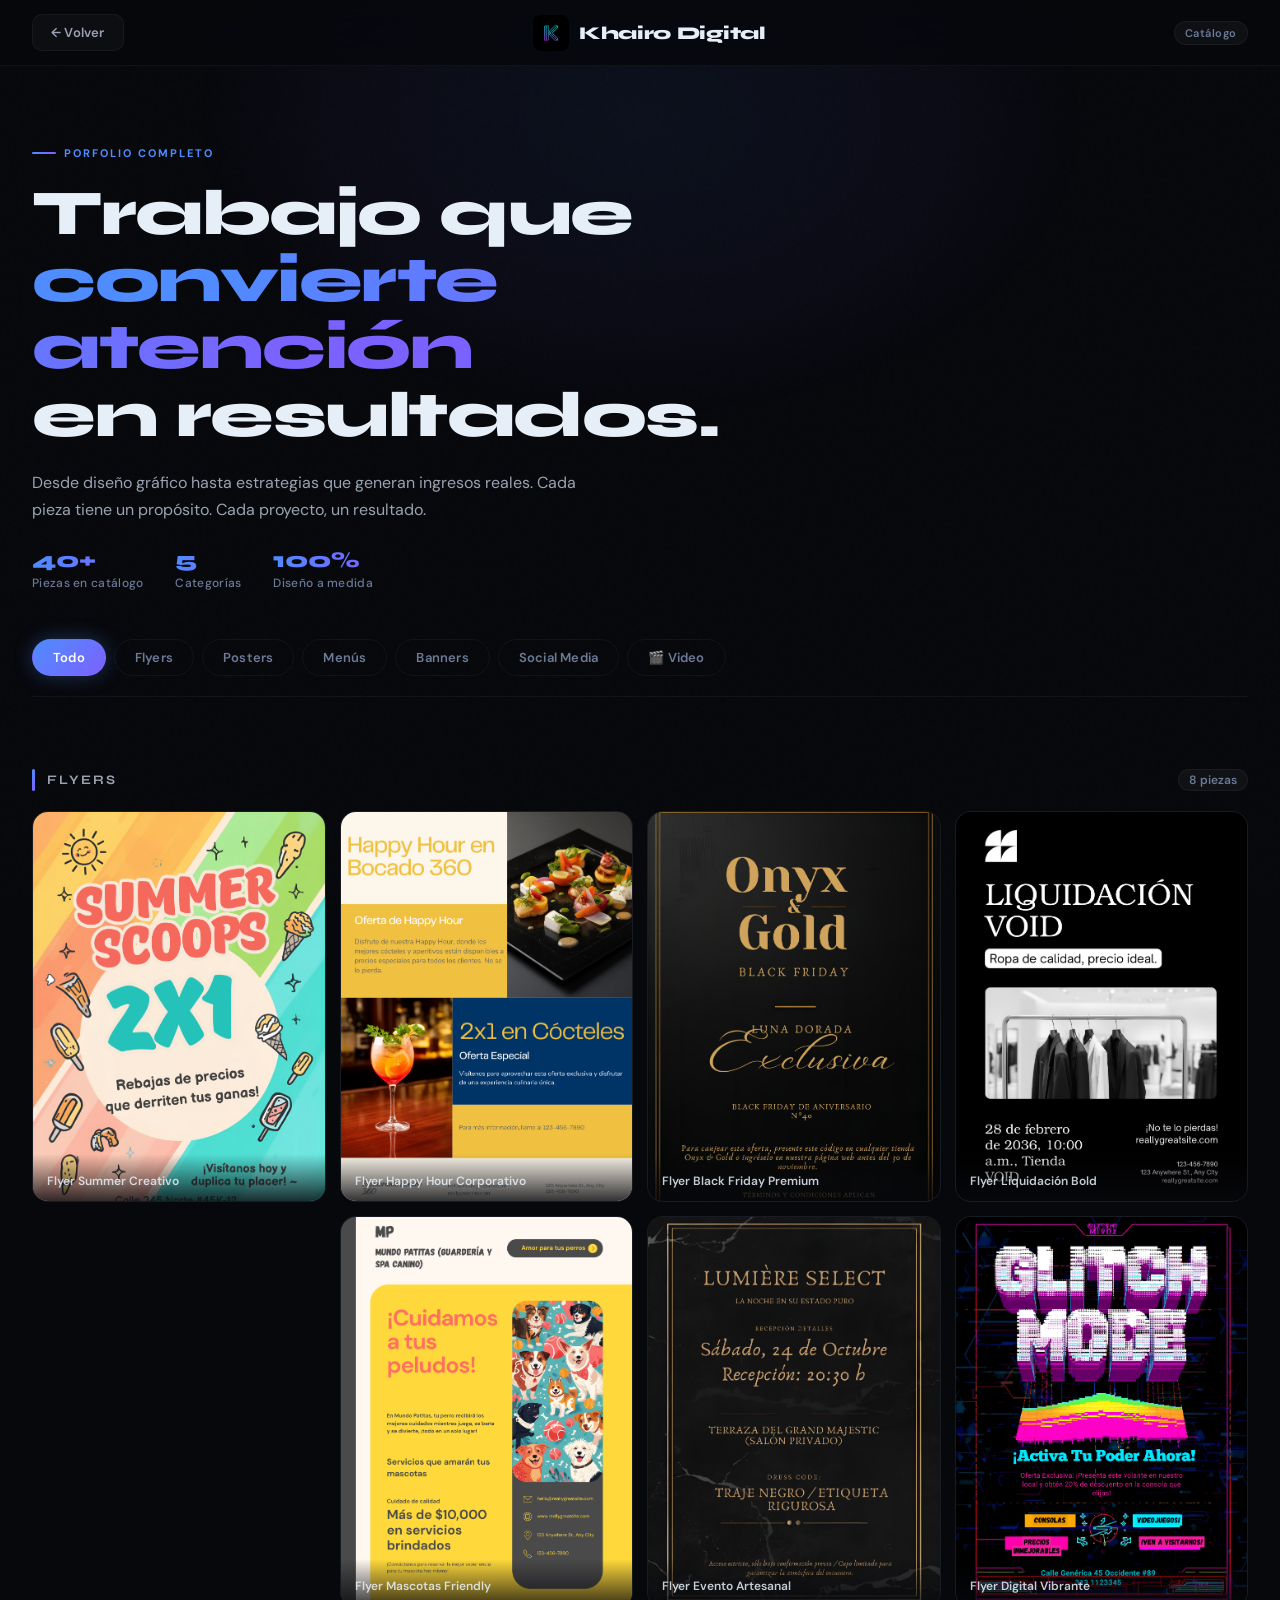
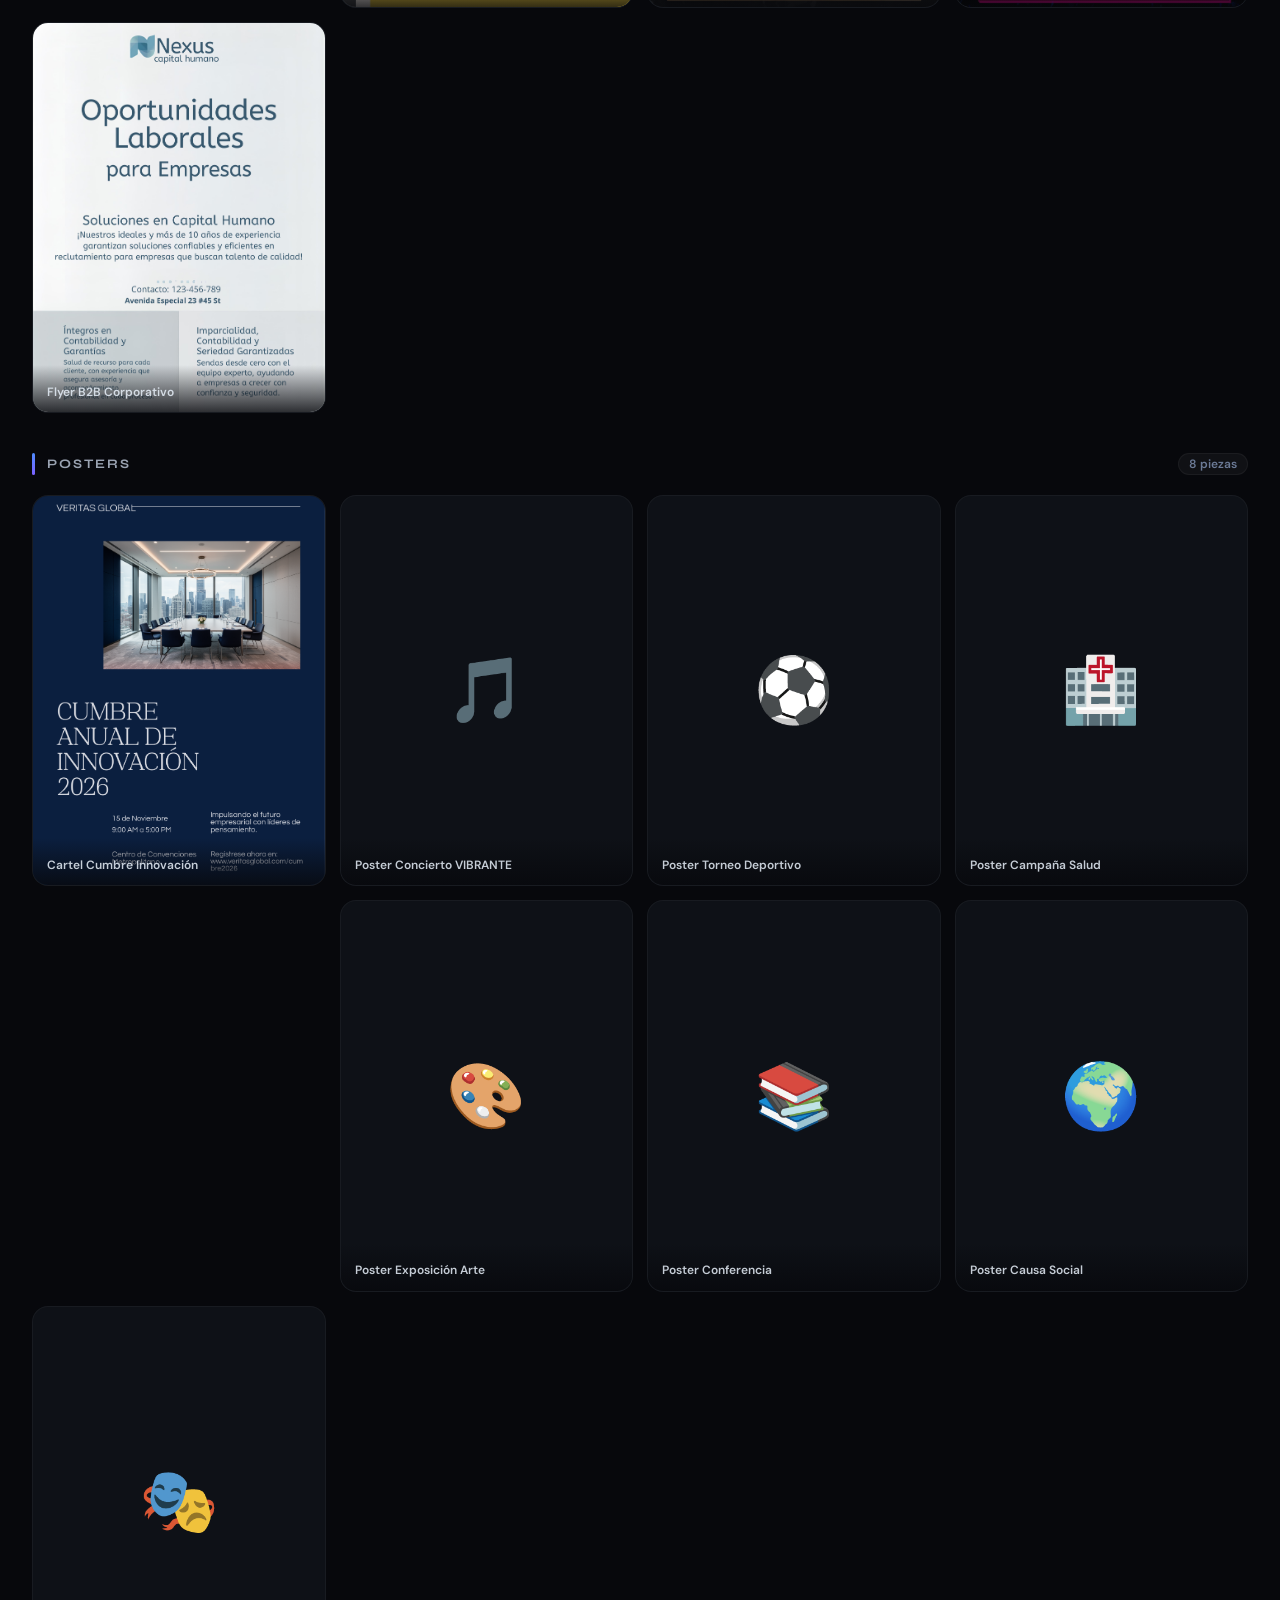
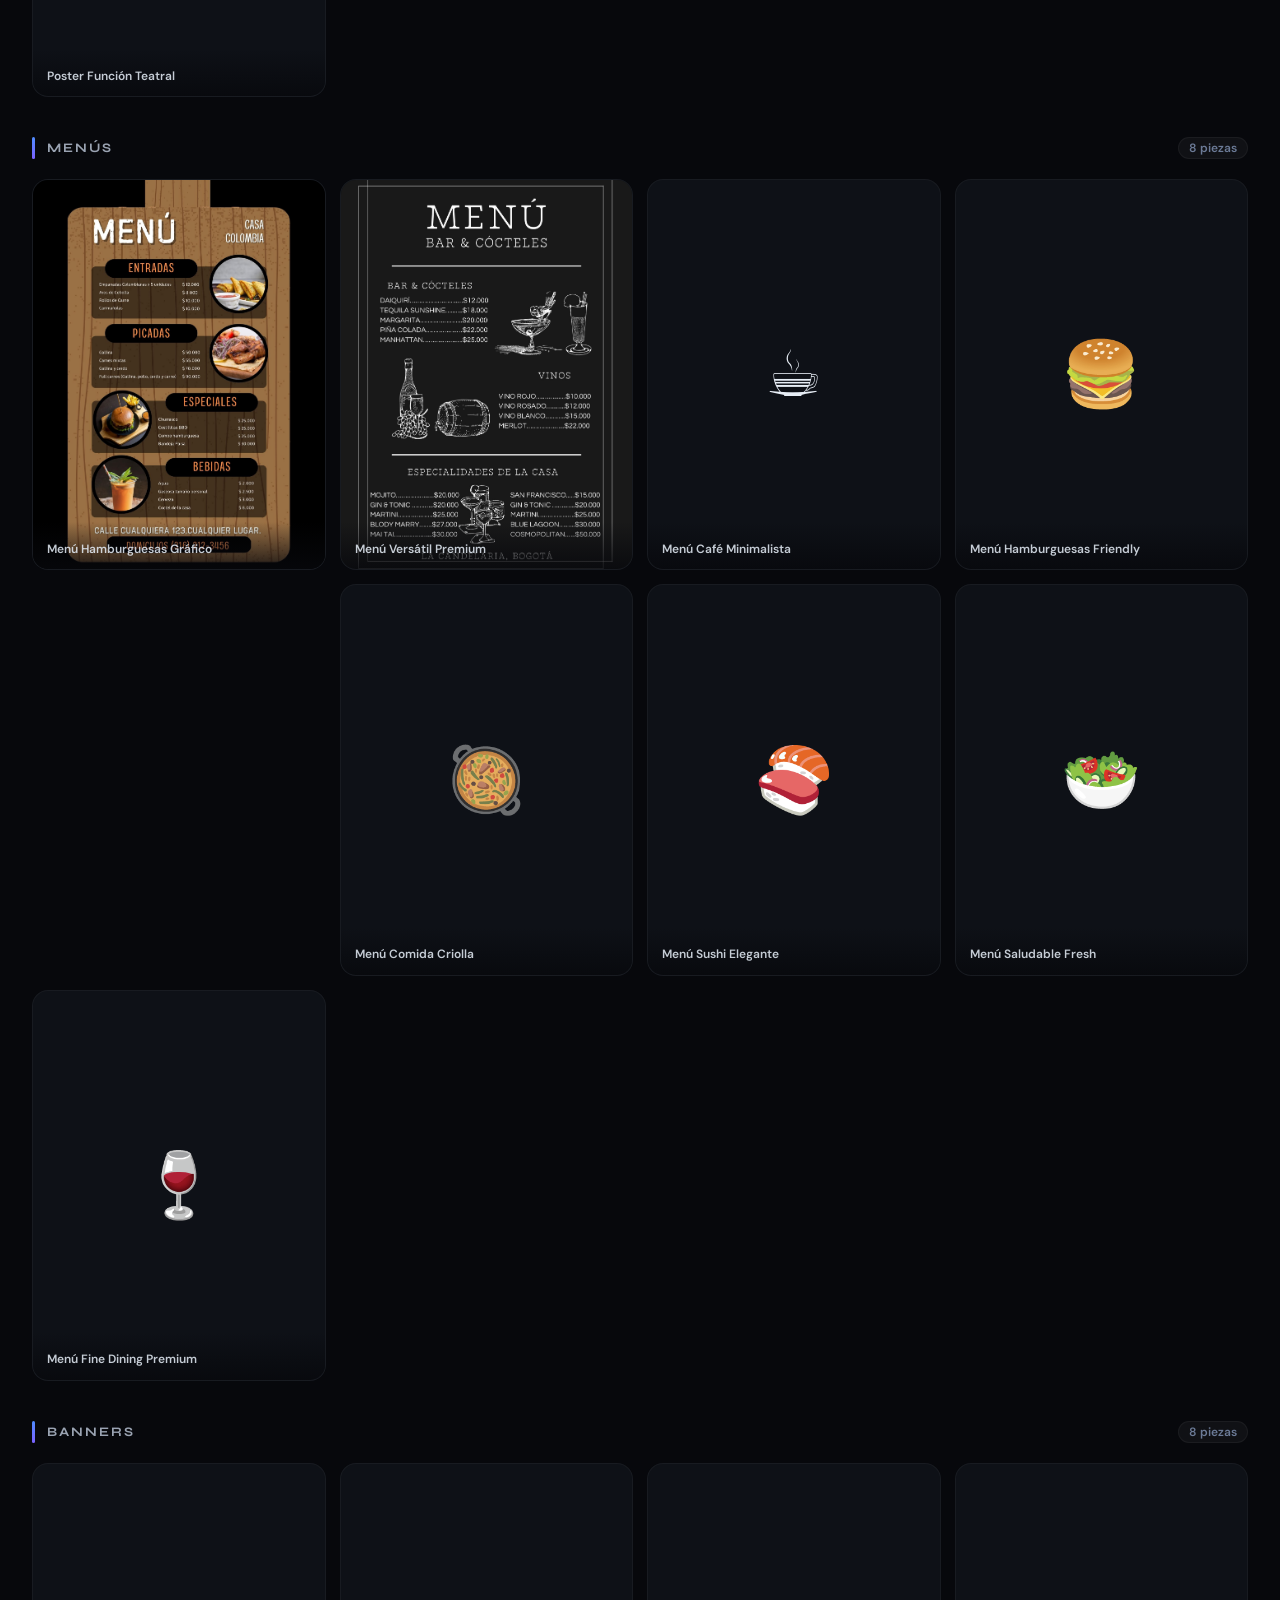
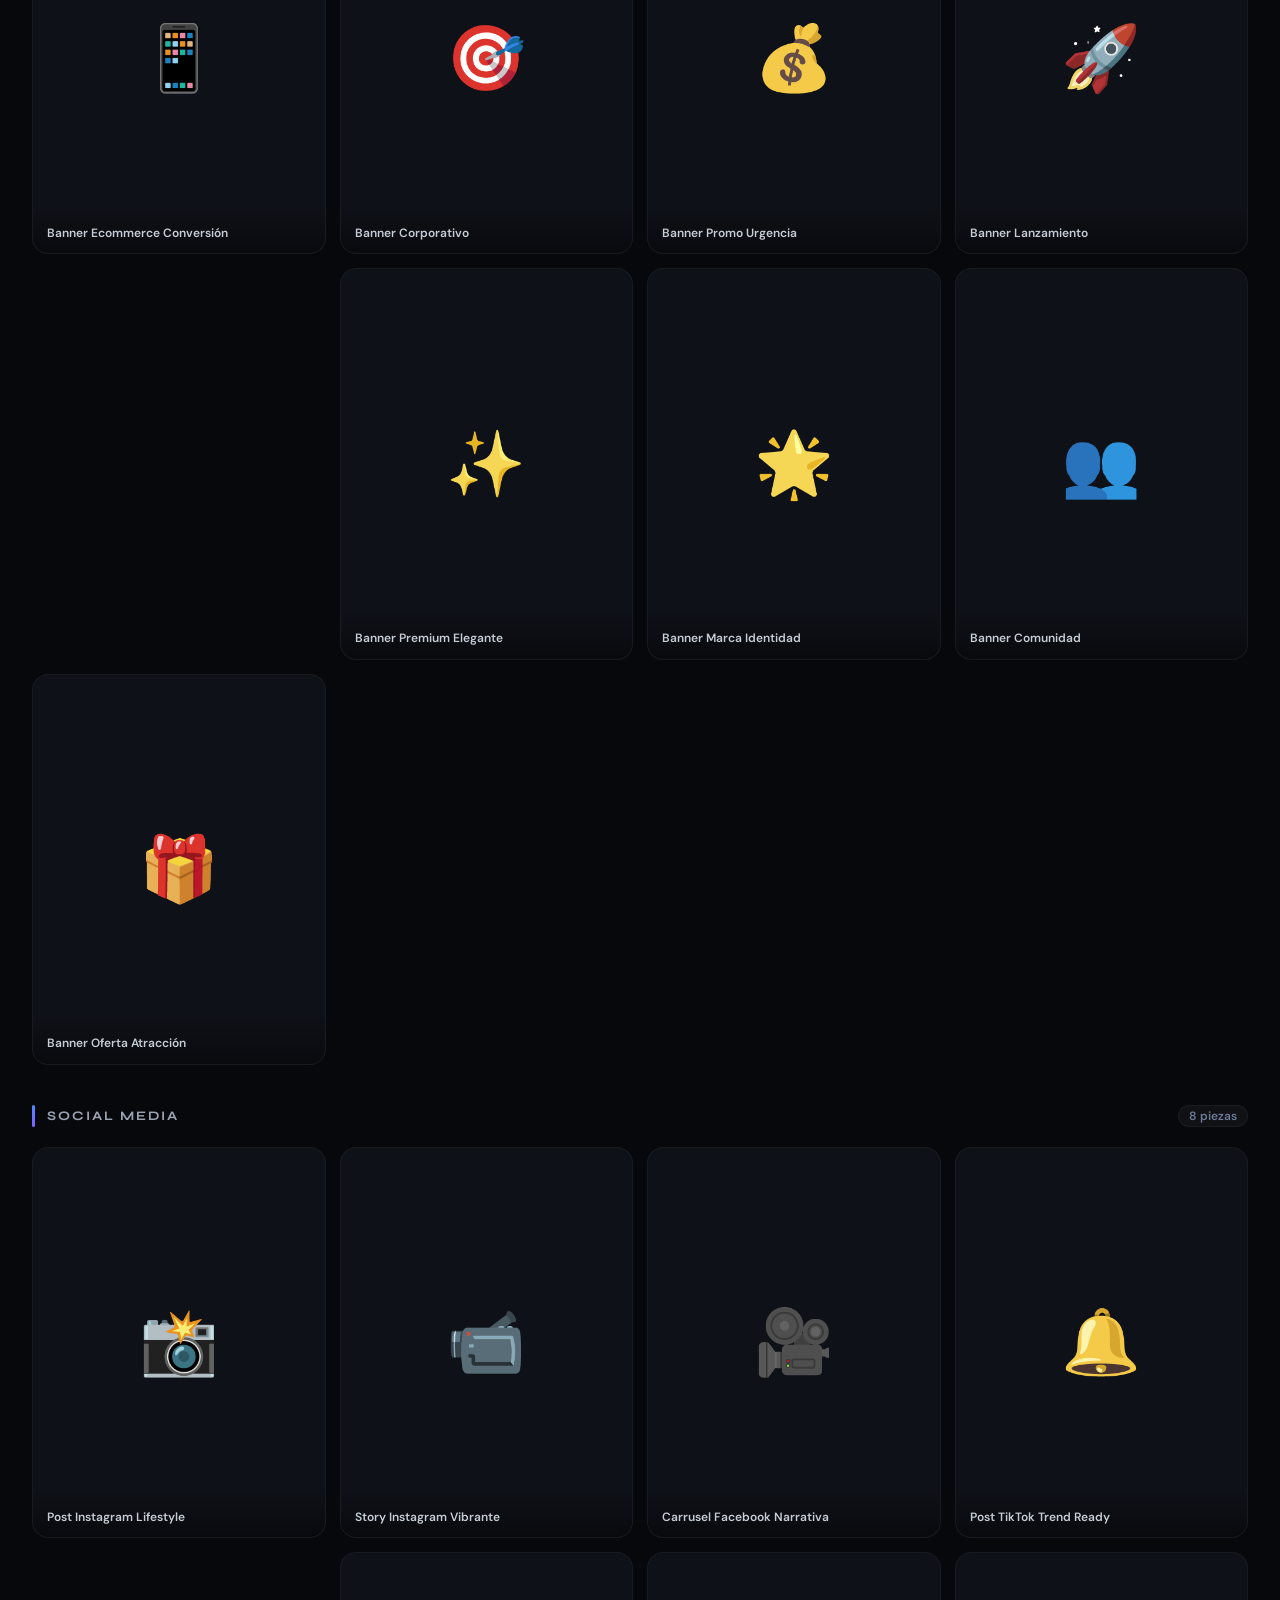
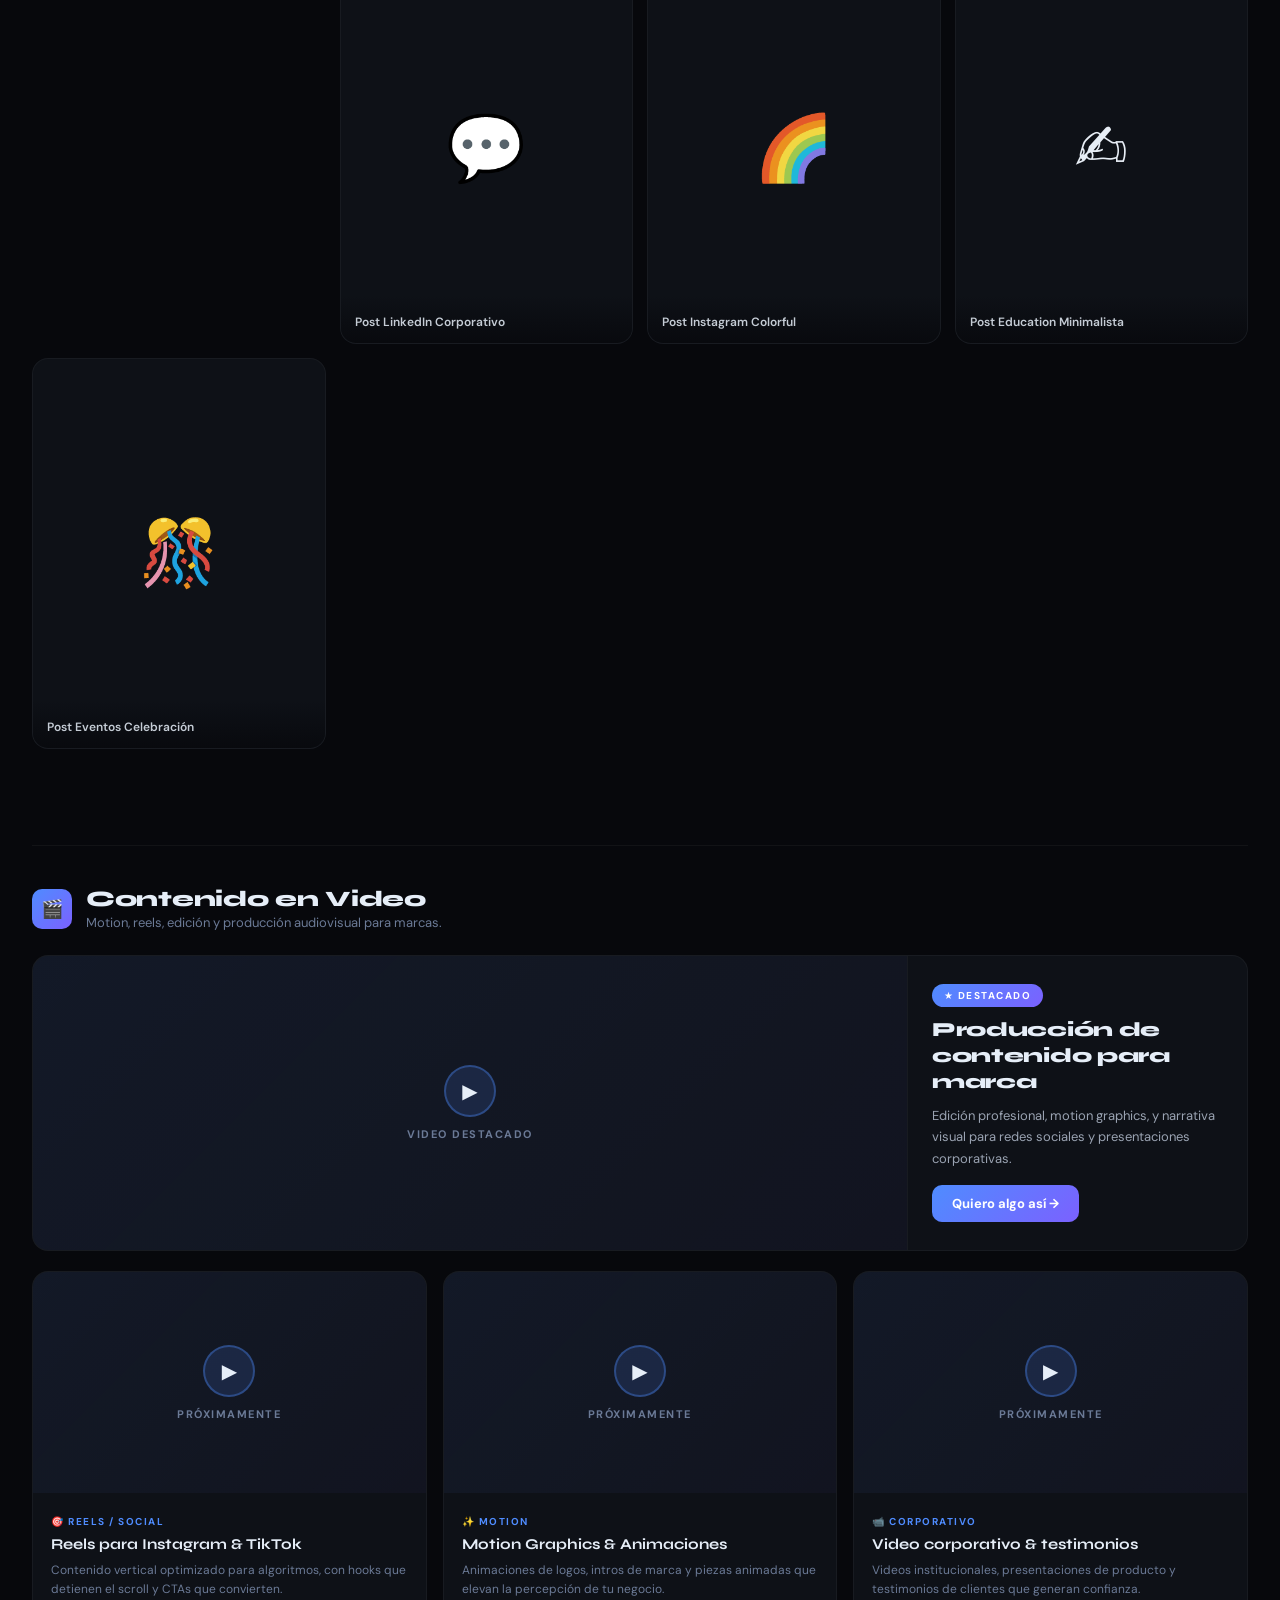
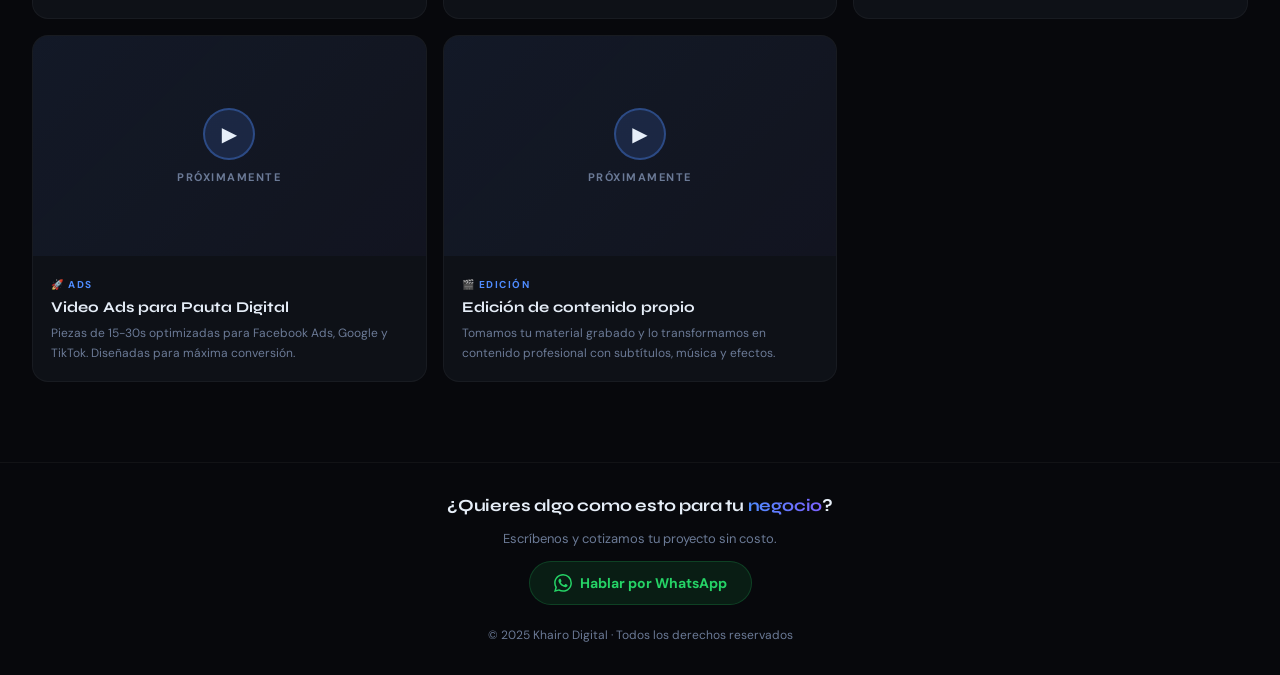
<file: khairo-digital/catalogo-kairo.html>
<!DOCTYPE html>
<html lang="es">
<head>
  <meta charset="utf-8" />
  <meta name="viewport" content="width=device-width, initial-scale=1, viewport-fit=cover" />
  <title>Catálogo Khairo · Porfolio</title>
  <meta name="theme-color" content="#07080c">
  <link rel="icon" type="image/png" sizes="32x32" href="kairo-icon.png">
  <link href="https://fonts.googleapis.com/css2?family=Syne:wght@400;600;700;800&family=DM+Sans:wght@300;400;500;600&display=swap" rel="stylesheet">

  <style>
    :root {
      --bg: #07080c;
      --panel: #0d0f16;
      --card: #0e1117;
      --border: rgba(255,255,255,0.045);
      --border-hover: rgba(79,140,255,0.35);
      --muted: #6b7a96;
      --muted2: #9aa3b2;
      --accent1: #4f8cff;
      --accent2: #7b61ff;
      --accent-glow: rgba(79,140,255,0.18);
      --text: #e6eef8;
      --radius: 16px;
      --radius-sm: 10px;
    }

    *, *::before, *::after { box-sizing: border-box; margin: 0; padding: 0; }

    html { scroll-behavior: smooth; }

    body {
      font-family: 'DM Sans', system-ui, sans-serif;
      background: var(--bg);
      color: var(--text);
      -webkit-font-smoothing: antialiased;
      overflow-x: hidden;
    }

    /* ─── NOISE TEXTURE ─── */
    body::before {
      content: '';
      position: fixed;
      inset: 0;
      background-image: url("data:image/svg+xml,%3Csvg viewBox='0 0 256 256' xmlns='http://www.w3.org/2000/svg'%3E%3Cfilter id='noise'%3E%3CfeTurbulence type='fractalNoise' baseFrequency='0.9' numOctaves='4' stitchTiles='stitch'/%3E%3C/filter%3E%3Crect width='100%25' height='100%25' filter='url(%23noise)' opacity='0.03'/%3E%3C/svg%3E");
      pointer-events: none;
      z-index: 0;
      opacity: 0.4;
    }

    /* ─── AMBIENT GLOW BG ─── */
    .bg-glow {
      position: fixed;
      top: -20vh;
      left: 50%;
      transform: translateX(-50%);
      width: 900px;
      height: 600px;
      background: radial-gradient(ellipse at center, rgba(79,140,255,0.07) 0%, rgba(123,97,255,0.04) 50%, transparent 70%);
      pointer-events: none;
      z-index: 0;
    }

    /* ─── NAVBAR ─── */
    header {
      position: sticky;
      top: 0;
      z-index: 1000;
      border-bottom: 1px solid var(--border);
      backdrop-filter: blur(20px) saturate(180%);
      -webkit-backdrop-filter: blur(20px) saturate(180%);
      background: rgba(7,8,12,0.82);
    }

    .nav {
      display: flex;
      align-items: center;
      justify-content: space-between;
      max-width: 1440px;
      margin: 0 auto;
      padding: 14px 32px;
      gap: 16px;
    }

    .nav-brand {
      display: flex;
      align-items: center;
      gap: 10px;
      text-decoration: none;
      color: var(--text);
    }

    .nav-brand img {
      height: 36px;
      width: auto;
      border-radius: 8px;
    }

    .nav-brand-name {
      font-family: 'Syne', sans-serif;
      font-weight: 800;
      font-size: 18px;
      letter-spacing: -0.3px;
    }

    .nav-badge {
      font-size: 11px;
      font-weight: 600;
      color: var(--muted);
      background: rgba(255,255,255,0.04);
      border: 1px solid var(--border);
      padding: 4px 10px;
      border-radius: 999px;
      letter-spacing: 0.5px;
    }

    .back-btn {
      display: inline-flex;
      align-items: center;
      gap: 6px;
      padding: 9px 18px;
      border-radius: var(--radius-sm);
      background: rgba(255,255,255,0.03);
      border: 1px solid var(--border);
      color: var(--muted2);
      font-size: 13px;
      font-weight: 600;
      text-decoration: none;
      transition: all 0.2s;
      letter-spacing: 0.2px;
    }

    .back-btn:hover {
      background: rgba(255,255,255,0.06);
      border-color: rgba(255,255,255,0.08);
      color: var(--text);
    }

    /* ─── HERO ─── */
    .hero {
      max-width: 1440px;
      margin: 0 auto;
      padding: 72px 32px 48px;
      position: relative;
    }

    .hero-eyebrow {
      display: inline-flex;
      align-items: center;
      gap: 8px;
      font-size: 11px;
      font-weight: 700;
      letter-spacing: 2px;
      text-transform: uppercase;
      color: var(--accent1);
      margin-bottom: 20px;
    }

    .hero-eyebrow::before {
      content: '';
      width: 24px;
      height: 2px;
      background: linear-gradient(90deg, var(--accent1), var(--accent2));
      border-radius: 2px;
    }

    .hero h1 {
      font-family: 'Syne', sans-serif;
      font-size: clamp(2.4rem, 5vw, 4rem);
      font-weight: 800;
      line-height: 1.05;
      letter-spacing: -1.5px;
      margin-bottom: 20px;
      max-width: 700px;
    }

    .hero h1 .gradient-text {
      background: linear-gradient(105deg, var(--accent1) 20%, var(--accent2) 80%);
      -webkit-background-clip: text;
      background-clip: text;
      color: transparent;
    }

    .hero-sub {
      font-size: 16px;
      color: var(--muted2);
      line-height: 1.7;
      max-width: 560px;
      font-weight: 400;
    }

    /* ─── STATS BAR ─── */
    .stats-bar {
      display: flex;
      gap: 32px;
      flex-wrap: wrap;
      padding: 24px 0 0;
    }

    .stat-item {
      display: flex;
      flex-direction: column;
      gap: 2px;
    }

    .stat-num {
      font-family: 'Syne', sans-serif;
      font-size: 22px;
      font-weight: 800;
      background: linear-gradient(90deg, var(--accent1), var(--accent2));
      -webkit-background-clip: text;
      background-clip: text;
      color: transparent;
    }

    .stat-label {
      font-size: 12px;
      color: var(--muted);
      font-weight: 500;
      letter-spacing: 0.3px;
    }

    /* ─── FILTERS ─── */
    .filters-wrap {
      max-width: 1440px;
      margin: 0 auto;
      padding: 0 32px 32px;
    }

    .filters-inner {
      display: flex;
      gap: 8px;
      flex-wrap: wrap;
      border-bottom: 1px solid var(--border);
      padding-bottom: 20px;
    }

    .filter-btn {
      padding: 9px 20px;
      border-radius: 999px;
      background: transparent;
      border: 1px solid var(--border);
      color: var(--muted);
      font-size: 13px;
      font-weight: 600;
      font-family: 'DM Sans', sans-serif;
      cursor: pointer;
      white-space: nowrap;
      transition: all 0.2s;
      letter-spacing: 0.2px;
    }

    .filter-btn:hover {
      border-color: rgba(79,140,255,0.25);
      color: var(--muted2);
      background: rgba(79,140,255,0.04);
    }

    .filter-btn.active {
      background: linear-gradient(135deg, var(--accent1), var(--accent2));
      color: #fff;
      border-color: transparent;
      box-shadow: 0 0 20px rgba(79,140,255,0.3);
    }

    /* ─── SECTION HEADER ─── */
    .section-header {
      display: flex;
      align-items: center;
      gap: 12px;
      margin: 40px 0 20px;
    }

    .section-header-line {
      width: 3px;
      height: 22px;
      background: linear-gradient(180deg, var(--accent1), var(--accent2));
      border-radius: 3px;
      flex-shrink: 0;
    }

    .section-title {
      font-family: 'Syne', sans-serif;
      font-size: 13px;
      font-weight: 700;
      letter-spacing: 2px;
      text-transform: uppercase;
      color: var(--muted2);
    }

    .section-count {
      font-size: 12px;
      font-weight: 600;
      color: var(--muted);
      background: rgba(255,255,255,0.04);
      border: 1px solid var(--border);
      padding: 2px 10px;
      border-radius: 999px;
      margin-left: auto;
    }

    /* ─── GALLERY MAIN ─── */
    .gallery-wrap {
      max-width: 1440px;
      margin: 0 auto;
      padding: 0 32px 80px;
    }

    /* ─── GRID ─── */
    .gallery-grid {
      display: grid;
      grid-template-columns: repeat(4, 1fr);
      gap: 14px;
      margin-bottom: 16px;
    }

    .gallery-item {
      position: relative;
      border-radius: var(--radius);
      overflow: hidden;
      aspect-ratio: 3/4;
      background: var(--card);
      border: 1px solid var(--border);
      cursor: pointer;
      transition: transform 0.35s cubic-bezier(0.22,1,0.36,1), box-shadow 0.35s, border-color 0.25s;
      display: flex;
      align-items: center;
      justify-content: center;
    }

    .gallery-item::before {
      content: '';
      position: absolute;
      inset: 0;
      background: linear-gradient(160deg, rgba(79,140,255,0.05), rgba(123,97,255,0.02));
      opacity: 0;
      transition: opacity 0.3s;
      z-index: 1;
    }

    .gallery-item:hover {
      transform: translateY(-7px) scale(1.01);
      border-color: var(--border-hover);
      box-shadow: 0 24px 60px rgba(79,140,255,0.18), 0 0 0 1px rgba(79,140,255,0.12);
    }

    .gallery-item:hover::before { opacity: 1; }

    .gallery-item.tall { grid-row: span 2; }
    .gallery-item.wide { grid-column: span 2; aspect-ratio: 16/9; }

    .item-img {
      width: 100%;
      height: 100%;
      object-fit: cover;
      display: block;
    }

    .item-emoji {
      font-size: 64px;
      filter: grayscale(0.2);
    }

    .item-overlay {
      position: absolute;
      inset: 0;
      background: linear-gradient(180deg, transparent 30%, rgba(7,8,12,0.9) 100%);
      z-index: 2;
      display: flex;
      flex-direction: column;
      justify-content: flex-end;
      padding: 16px;
      opacity: 0;
      transition: opacity 0.25s;
    }

    .gallery-item:hover .item-overlay { opacity: 1; }

    .item-title {
      font-family: 'Syne', sans-serif;
      font-size: 13px;
      font-weight: 700;
      color: #fff;
      line-height: 1.3;
      margin-bottom: 4px;
    }

    .item-cat-tag {
      font-size: 10px;
      font-weight: 700;
      letter-spacing: 1.5px;
      text-transform: uppercase;
      color: var(--accent1);
    }

    /* Always visible label at bottom */
    .item-label-static {
      position: absolute;
      bottom: 0;
      left: 0;
      right: 0;
      padding: 20px 14px 12px;
      background: linear-gradient(180deg, transparent, rgba(7,8,12,0.82));
      z-index: 2;
      transition: opacity 0.25s;
    }

    .gallery-item:hover .item-label-static { opacity: 0; }

    .item-label-text {
      font-size: 12px;
      font-weight: 600;
      color: rgba(230,238,248,0.85);
      line-height: 1.3;
    }

    /* ─── VIDEO SECTION ─── */
    .video-section {
      max-width: 1440px;
      margin: 0 auto;
      padding: 0 32px 80px;
    }

    .video-section-header {
      display: flex;
      align-items: center;
      gap: 14px;
      padding: 40px 0 24px;
      border-top: 1px solid var(--border);
    }

    .video-icon-wrap {
      width: 40px;
      height: 40px;
      background: linear-gradient(135deg, var(--accent1), var(--accent2));
      border-radius: 10px;
      display: flex;
      align-items: center;
      justify-content: center;
      font-size: 18px;
      flex-shrink: 0;
    }

    .video-section-title {
      font-family: 'Syne', sans-serif;
      font-size: 22px;
      font-weight: 800;
      letter-spacing: -0.3px;
    }

    .video-section-sub {
      font-size: 13px;
      color: var(--muted);
      margin-top: 2px;
    }

    .video-grid {
      display: grid;
      grid-template-columns: repeat(3, 1fr);
      gap: 16px;
    }

    .video-card {
      background: var(--card);
      border: 1px solid var(--border);
      border-radius: var(--radius);
      overflow: hidden;
      transition: all 0.3s cubic-bezier(0.22,1,0.36,1);
      cursor: pointer;
    }

    .video-card:hover {
      border-color: var(--border-hover);
      transform: translateY(-5px);
      box-shadow: 0 20px 50px rgba(79,140,255,0.15);
    }

    /* ── Iframe embed ── */
    .video-embed {
      position: relative;
      width: 100%;
      aspect-ratio: 16/9;
      background: #000;
      overflow: hidden;
    }

    .video-embed iframe {
      position: absolute;
      inset: 0;
      width: 100%;
      height: 100%;
      border: none;
    }

    /* ── Placeholder (when no video yet) ── */
    .video-placeholder {
      position: relative;
      width: 100%;
      aspect-ratio: 16/9;
      background: linear-gradient(135deg, rgba(79,140,255,0.07), rgba(123,97,255,0.04));
      display: flex;
      flex-direction: column;
      align-items: center;
      justify-content: center;
      gap: 10px;
    }

    .video-play-btn {
      width: 52px;
      height: 52px;
      background: rgba(79,140,255,0.15);
      border: 2px solid rgba(79,140,255,0.35);
      border-radius: 50%;
      display: flex;
      align-items: center;
      justify-content: center;
      font-size: 20px;
      transition: all 0.25s;
    }

    .video-card:hover .video-play-btn {
      background: linear-gradient(135deg, var(--accent1), var(--accent2));
      border-color: transparent;
      transform: scale(1.1);
    }

    .video-placeholder-label {
      font-size: 11px;
      font-weight: 700;
      letter-spacing: 1.5px;
      text-transform: uppercase;
      color: var(--muted);
    }

    .video-info {
      padding: 16px 18px 18px;
    }

    .video-tag {
      display: inline-flex;
      align-items: center;
      gap: 5px;
      font-size: 10px;
      font-weight: 700;
      letter-spacing: 1.5px;
      text-transform: uppercase;
      color: var(--accent1);
      margin-bottom: 6px;
    }

    .video-title {
      font-family: 'Syne', sans-serif;
      font-size: 15px;
      font-weight: 700;
      line-height: 1.4;
      margin-bottom: 6px;
    }

    .video-desc {
      font-size: 12px;
      color: var(--muted);
      line-height: 1.6;
    }

    /* ─── VIDEO FEATURED ─── */
    .video-featured {
      grid-column: span 3;
      display: grid;
      grid-template-columns: 1fr 340px;
      gap: 0;
      background: var(--card);
      border: 1px solid var(--border);
      border-radius: var(--radius);
      overflow: hidden;
      margin-bottom: 4px;
      transition: all 0.3s;
    }

    .video-featured:hover {
      border-color: var(--border-hover);
      box-shadow: 0 24px 60px rgba(79,140,255,0.15);
    }

    .video-featured .video-embed,
    .video-featured .video-placeholder {
      aspect-ratio: unset;
      height: 100%;
      min-height: 260px;
    }

    .video-featured-info {
      padding: 28px 24px;
      display: flex;
      flex-direction: column;
      justify-content: center;
      gap: 10px;
      border-left: 1px solid var(--border);
    }

    .video-featured-badge {
      display: inline-flex;
      align-items: center;
      gap: 6px;
      font-size: 10px;
      font-weight: 700;
      letter-spacing: 1.5px;
      text-transform: uppercase;
      color: #fff;
      background: linear-gradient(135deg, var(--accent1), var(--accent2));
      padding: 5px 12px;
      border-radius: 999px;
      width: fit-content;
    }

    .video-featured-title {
      font-family: 'Syne', sans-serif;
      font-size: 20px;
      font-weight: 800;
      line-height: 1.3;
      letter-spacing: -0.3px;
    }

    .video-featured-desc {
      font-size: 13px;
      color: var(--muted2);
      line-height: 1.65;
    }

    .video-cta {
      display: inline-flex;
      align-items: center;
      gap: 8px;
      padding: 10px 20px;
      border-radius: var(--radius-sm);
      background: linear-gradient(135deg, var(--accent1), var(--accent2));
      color: #fff;
      font-size: 13px;
      font-weight: 700;
      text-decoration: none;
      border: none;
      cursor: pointer;
      transition: all 0.2s;
      margin-top: 6px;
      width: fit-content;
      font-family: 'DM Sans', sans-serif;
    }

    .video-cta:hover {
      transform: translateY(-2px);
      box-shadow: 0 8px 24px rgba(79,140,255,0.35);
    }

    /* ─── MODAL ─── */
    .modal {
      position: fixed;
      inset: 0;
      background: rgba(4,5,10,0.85);
      backdrop-filter: blur(12px);
      -webkit-backdrop-filter: blur(12px);
      display: none;
      align-items: center;
      justify-content: center;
      z-index: 3000;
      padding: 24px;
    }

    .modal.active { display: flex; }

    .modal-box {
      background: linear-gradient(160deg, #0d1020, #0a0d16);
      border: 1px solid rgba(79,140,255,0.12);
      border-radius: 20px;
      max-width: 1040px;
      width: 100%;
      display: grid;
      grid-template-columns: 1fr 400px;
      max-height: 88vh;
      overflow: hidden;
      box-shadow: 0 40px 120px rgba(0,0,0,0.7), 0 0 0 1px rgba(79,140,255,0.08);
      position: relative;
    }

    .modal-left {
      display: flex;
      align-items: center;
      justify-content: center;
      min-height: 400px;
      background: radial-gradient(ellipse at center, rgba(79,140,255,0.06), transparent 70%);
      font-size: 100px;
    }

    .modal-left img {
      width: 100%;
      height: 100%;
      object-fit: contain;
    }

    .modal-right {
      border-left: 1px solid var(--border);
      padding: 32px;
      display: flex;
      flex-direction: column;
      gap: 16px;
      overflow-y: auto;
    }

    .modal-cat {
      font-size: 10px;
      font-weight: 700;
      letter-spacing: 2px;
      text-transform: uppercase;
      color: var(--accent1);
    }

    .modal-title {
      font-family: 'Syne', sans-serif;
      font-size: 20px;
      font-weight: 800;
      line-height: 1.3;
      letter-spacing: -0.2px;
    }

    .modal-desc {
      font-size: 14px;
      color: var(--muted2);
      line-height: 1.7;
      flex: 1;
    }

    .modal-divider {
      height: 1px;
      background: var(--border);
    }

    .modal-actions {
      display: flex;
      flex-direction: column;
      gap: 8px;
    }

    .modal-cta {
      display: flex;
      align-items: center;
      justify-content: center;
      gap: 8px;
      padding: 13px;
      border-radius: var(--radius-sm);
      background: linear-gradient(135deg, var(--accent1), var(--accent2));
      color: #fff;
      font-size: 14px;
      font-weight: 700;
      text-decoration: none;
      cursor: pointer;
      border: none;
      font-family: 'DM Sans', sans-serif;
      transition: all 0.2s;
    }

    .modal-cta:hover {
      transform: translateY(-2px);
      box-shadow: 0 8px 28px rgba(79,140,255,0.35);
    }

    .modal-nav-btns {
      display: flex;
      gap: 8px;
    }

    .modal-nav-btn {
      flex: 1;
      padding: 11px;
      border-radius: var(--radius-sm);
      background: rgba(255,255,255,0.02);
      border: 1px solid var(--border);
      color: var(--muted);
      font-size: 13px;
      font-weight: 700;
      cursor: pointer;
      transition: all 0.2s;
      font-family: 'DM Sans', sans-serif;
    }

    .modal-nav-btn:hover:not(:disabled) {
      background: rgba(255,255,255,0.05);
      border-color: rgba(79,140,255,0.2);
      color: var(--text);
    }

    .modal-nav-btn:disabled { opacity: 0.3; cursor: not-allowed; }

    .modal-close {
      position: absolute;
      top: 16px;
      right: 16px;
      width: 40px;
      height: 40px;
      border-radius: 10px;
      background: rgba(255,255,255,0.04);
      border: 1px solid var(--border);
      color: var(--muted);
      font-size: 18px;
      cursor: pointer;
      display: flex;
      align-items: center;
      justify-content: center;
      transition: all 0.2s;
      z-index: 2;
    }

    .modal-close:hover { background: rgba(255,255,255,0.07); color: var(--text); }

    /* ─── FOOTER ─── */
    footer {
      border-top: 1px solid var(--border);
      padding: 32px;
      text-align: center;
    }

    .footer-inner {
      max-width: 600px;
      margin: 0 auto;
      display: flex;
      flex-direction: column;
      align-items: center;
      gap: 14px;
    }

    .footer-tagline {
      font-family: 'Syne', sans-serif;
      font-size: 17px;
      font-weight: 700;
      letter-spacing: -0.2px;
    }

    .footer-tagline span {
      background: linear-gradient(90deg, var(--accent1), var(--accent2));
      -webkit-background-clip: text;
      background-clip: text;
      color: transparent;
    }

    .footer-sub {
      font-size: 13px;
      color: var(--muted);
    }

    .footer-wa {
      display: inline-flex;
      align-items: center;
      gap: 8px;
      padding: 12px 24px;
      background: rgba(37,211,102,0.1);
      border: 1px solid rgba(37,211,102,0.2);
      border-radius: 999px;
      color: #25d366;
      font-size: 14px;
      font-weight: 700;
      text-decoration: none;
      transition: all 0.2s;
    }

    .footer-wa:hover {
      background: rgba(37,211,102,0.18);
      transform: translateY(-2px);
    }

    /* ─── EMPTY STATE ─── */
    .empty-state {
      text-align: center;
      padding: 80px 32px;
      color: var(--muted);
    }

    .empty-state .empty-icon { font-size: 48px; margin-bottom: 14px; }
    .empty-state p { font-size: 15px; }

    /* ─── ANIMATIONS ─── */
    @keyframes fadeUp {
      from { opacity: 0; transform: translateY(20px); }
      to { opacity: 1; transform: translateY(0); }
    }

    .gallery-item {
      animation: fadeUp 0.5s ease both;
    }

    /* ─── RESPONSIVE ─── */
    @media (max-width: 1200px) {
      .gallery-grid { grid-template-columns: repeat(3, 1fr); }
      .video-grid { grid-template-columns: repeat(2, 1fr); }
      .video-featured { grid-column: span 2; }
    }

    @media (max-width: 768px) {
      .nav { padding: 12px 20px; }
      .hero { padding: 48px 20px 32px; }
      .filters-wrap { padding: 0 20px 24px; }
      .gallery-wrap { padding: 0 20px 60px; }
      .video-section { padding: 0 20px 60px; }
      .gallery-grid { grid-template-columns: repeat(2, 1fr); gap: 10px; }
      .gallery-item.tall { grid-row: span 1; }
      .gallery-item.wide { grid-column: span 2; }
      .video-grid { grid-template-columns: 1fr; }
      .video-featured { grid-column: span 1; grid-template-columns: 1fr; }
      .video-featured .video-embed,
      .video-featured .video-placeholder { min-height: 200px; }
      .video-featured-info { border-left: none; border-top: 1px solid var(--border); }
      .modal-box { grid-template-columns: 1fr; max-height: 90vh; }
      .modal-left { min-height: 220px; }
      .modal-right { border-left: none; border-top: 1px solid var(--border); }
      .stats-bar { gap: 20px; }
    }
  </style>
</head>
<body>

<div class="bg-glow"></div>

<!-- NAVBAR -->
<header>
  <div class="nav">
    <a href="./index.html" class="back-btn">← Volver</a>
    <a href="./index.html" class="nav-brand">
      <img src="kairo-icon.png" alt="Khairo">
      <span class="nav-brand-name">Khairo Digital</span>
    </a>
    <span class="nav-badge">Catálogo</span>
  </div>
</header>

<!-- HERO -->
<section class="hero">
  <div class="hero-eyebrow">Porfolio completo</div>
  <h1>Trabajo que<br><span class="gradient-text">convierte atención</span><br>en resultados.</h1>
  <p class="hero-sub">Desde diseño gráfico hasta estrategias que generan ingresos reales. Cada pieza tiene un propósito. Cada proyecto, un resultado.</p>

  <div class="stats-bar">
    <div class="stat-item">
      <div class="stat-num">40+</div>
      <div class="stat-label">Piezas en catálogo</div>
    </div>
    <div class="stat-item">
      <div class="stat-num">5</div>
      <div class="stat-label">Categorías</div>
    </div>
    <div class="stat-item">
      <div class="stat-num">100%</div>
      <div class="stat-label">Diseño a medida</div>
    </div>
  </div>
</section>

<!-- FILTERS -->
<div class="filters-wrap">
  <div class="filters-inner" role="tablist" id="filterTabs">
    <button class="filter-btn active" data-filter="all" role="tab">Todo</button>
    <button class="filter-btn" data-filter="flyers" role="tab">Flyers</button>
    <button class="filter-btn" data-filter="posters" role="tab">Posters</button>
    <button class="filter-btn" data-filter="menus" role="tab">Menús</button>
    <button class="filter-btn" data-filter="banners" role="tab">Banners</button>
    <button class="filter-btn" data-filter="social" role="tab">Social Media</button>
    <button class="filter-btn" data-filter="video" role="tab">🎬 Video</button>
  </div>
</div>

<!-- GALLERY -->
<div class="gallery-wrap">
  <div id="galleryContainer"></div>
</div>

<!-- VIDEO SECTION -->
<section class="video-section" id="videoSection">
  <div class="video-section-header">
    <div class="video-icon-wrap">🎬</div>
    <div>
      <div class="video-section-title">Contenido en Video</div>
      <div class="video-section-sub">Motion, reels, edición y producción audiovisual para marcas.</div>
    </div>
  </div>

  <div class="video-grid" id="videoGrid">

    <!-- FEATURED VIDEO (embed real o placeholder) -->
    <div class="video-featured video-card">
      <!-- Para agregar video real: reemplaza el div.video-placeholder con:
           <div class="video-embed"><iframe src="https://www.youtube.com/embed/TU_VIDEO_ID?autoplay=0&rel=0" allowfullscreen></iframe></div>
      -->
      <div class="video-placeholder">
        <div class="video-play-btn">▶</div>
        <div class="video-placeholder-label">Video destacado</div>
      </div>
      <div class="video-featured-info">
        <div class="video-featured-badge">★ Destacado</div>
        <div class="video-featured-title">Producción de contenido para marca</div>
        <div class="video-featured-desc">Edición profesional, motion graphics, y narrativa visual para redes sociales y presentaciones corporativas.</div>
        <a href="https://wa.me/573212613784?text=Hola%20Khairo,%20quiero%20un%20video%20como%20este" class="video-cta" target="_blank">
          Quiero algo así →
        </a>
      </div>
    </div>

    <!-- VIDEO 1 -->
    <div class="video-card">
      <!-- Para video de YouTube: <div class="video-embed"><iframe src="https://www.youtube.com/embed/ID" allowfullscreen></iframe></div> -->
      <!-- Para video de Vimeo: <div class="video-embed"><iframe src="https://player.vimeo.com/video/ID" allowfullscreen></iframe></div> -->
      <div class="video-placeholder">
        <div class="video-play-btn">▶</div>
        <div class="video-placeholder-label">Próximamente</div>
      </div>
      <div class="video-info">
        <div class="video-tag">🎯 Reels / Social</div>
        <div class="video-title">Reels para Instagram & TikTok</div>
        <div class="video-desc">Contenido vertical optimizado para algoritmos, con hooks que detienen el scroll y CTAs que convierten.</div>
      </div>
    </div>

    <!-- VIDEO 2 -->
    <div class="video-card">
      <div class="video-placeholder">
        <div class="video-play-btn">▶</div>
        <div class="video-placeholder-label">Próximamente</div>
      </div>
      <div class="video-info">
        <div class="video-tag">✨ Motion</div>
        <div class="video-title">Motion Graphics & Animaciones</div>
        <div class="video-desc">Animaciones de logos, intros de marca y piezas animadas que elevan la percepción de tu negocio.</div>
      </div>
    </div>

    <!-- VIDEO 3 -->
    <div class="video-card">
      <div class="video-placeholder">
        <div class="video-play-btn">▶</div>
        <div class="video-placeholder-label">Próximamente</div>
      </div>
      <div class="video-info">
        <div class="video-tag">📹 Corporativo</div>
        <div class="video-title">Video corporativo & testimonios</div>
        <div class="video-desc">Videos institucionales, presentaciones de producto y testimonios de clientes que generan confianza.</div>
      </div>
    </div>

    <!-- VIDEO 4 -->
    <div class="video-card">
      <div class="video-placeholder">
        <div class="video-play-btn">▶</div>
        <div class="video-placeholder-label">Próximamente</div>
      </div>
      <div class="video-info">
        <div class="video-tag">🚀 Ads</div>
        <div class="video-title">Video Ads para Pauta Digital</div>
        <div class="video-desc">Piezas de 15-30s optimizadas para Facebook Ads, Google y TikTok. Diseñadas para máxima conversión.</div>
      </div>
    </div>

    <!-- VIDEO 5 -->
    <div class="video-card">
      <div class="video-placeholder">
        <div class="video-play-btn">▶</div>
        <div class="video-placeholder-label">Próximamente</div>
      </div>
      <div class="video-info">
        <div class="video-tag">🎬 Edición</div>
        <div class="video-title">Edición de contenido propio</div>
        <div class="video-desc">Tomamos tu material grabado y lo transformamos en contenido profesional con subtítulos, música y efectos.</div>
      </div>
    </div>

  </div>
</section>

<!-- FOOTER -->
<footer>
  <div class="footer-inner">
    <div class="footer-tagline">¿Quieres algo como esto para tu <span>negocio</span>?</div>
    <div class="footer-sub">Escríbenos y cotizamos tu proyecto sin costo.</div>
    <a href="https://wa.me/573212613784?text=Hola%20Khairo,%20vi%20el%20cat%C3%A1logo%20y%20quiero%20asesor%C3%ADa" class="footer-wa" target="_blank">
      <svg width="18" height="18" viewBox="0 0 24 24" fill="currentColor"><path d="M17.472 14.382c-.297-.149-1.758-.867-2.03-.967-.273-.099-.471-.148-.67.15-.197.297-.767.966-.94 1.164-.173.199-.347.223-.644.075-.297-.15-1.255-.463-2.39-1.475-.883-.788-1.48-1.761-1.653-2.059-.173-.297-.018-.458.13-.606.134-.133.298-.347.446-.52.149-.174.198-.298.298-.497.099-.198.05-.371-.025-.52-.075-.149-.669-1.612-.916-2.207-.242-.579-.487-.5-.669-.51-.173-.008-.371-.01-.57-.01-.198 0-.52.074-.792.372-.272.297-1.04 1.016-1.04 2.479 0 1.462 1.065 2.875 1.213 3.074.149.198 2.096 3.2 5.077 4.487.709.306 1.262.489 1.694.625.712.227 1.36.195 1.871.118.571-.085 1.758-.719 2.006-1.413.248-.694.248-1.289.173-1.413-.074-.124-.272-.198-.57-.347m-5.421 7.403h-.004a9.87 9.87 0 01-5.031-1.378l-.361-.214-3.741.982.998-3.648-.235-.374a9.86 9.86 0 01-1.51-5.26c.001-5.45 4.436-9.884 9.888-9.884 2.64 0 5.122 1.03 6.988 2.898a9.825 9.825 0 012.893 6.994c-.003 5.45-4.437 9.884-9.885 9.884m8.413-18.297A11.815 11.815 0 0012.05 0C5.495 0 .16 5.335.157 11.892c0 2.096.547 4.142 1.588 5.945L.057 24l6.305-1.654a11.882 11.882 0 005.683 1.448h.005c6.554 0 11.89-5.335 11.893-11.893a11.821 11.821 0 00-3.48-8.413z"/></svg>
      Hablar por WhatsApp
    </a>
    <div style="font-size:12px;color:var(--muted);margin-top:8px">© 2025 Khairo Digital · Todos los derechos reservados</div>
  </div>
</footer>

<!-- MODAL -->
<div id="modal" class="modal" role="dialog" aria-modal="true" aria-hidden="true">
  <button class="modal-close" id="modalClose" aria-label="Cerrar">✕</button>
  <div class="modal-box">
    <div class="modal-left" id="modalPreview"></div>
    <div class="modal-right">
      <div class="modal-cat" id="modalCat"></div>
      <h3 class="modal-title" id="modalTitle"></h3>
      <p class="modal-desc" id="modalDesc"></p>
      <div class="modal-divider"></div>
      <div class="modal-actions">
        <a id="modalWA" href="#" class="modal-cta" target="_blank">
          💬 Quiero este estilo
        </a>
        <div class="modal-nav-btns">
          <button class="modal-nav-btn" id="modalPrev">← Anterior</button>
          <button class="modal-nav-btn" id="modalNext">Siguiente →</button>
        </div>
      </div>
    </div>
  </div>
</div>

<script>
  // ─── CATALOG DATA ───
  const catalog = {
    flyers: [
      {id:1, category:'flyers', image:'imagenes/Playful Summer Scoops Flyer with Doodles.png', title:'Flyer Summer Creativo', desc:'Diseño lúdico y amigable con doodles artísticos. Colores vibrantes, tipografía playful que genera cercanía emocional y atrae audiencia joven.'},
      {id:2, category:'flyers', image:'imagenes/Flyer - Happy Hour en Bocado 360.png', title:'Flyer Happy Hour Corporativo', desc:'Elegante y profesional para restaurante. Información clara de horarios y promociones, tonalidad sofisticada que transmite confianza.'},
      {id:3, category:'flyers', image:'imagenes/Flyer Black Friday Onyx & Gold - Exclusivo.png', title:'Flyer Black Friday Premium', desc:'Lujo exclusivo con paleta dorado/negro. Tipografía elegante que comunica exclusividad y genera urgencia de compra.'},
      {id:4, category:'flyers', image:'imagenes/Flyer - LIQUIDACIÓN VOID.png', title:'Flyer Liquidación Bold', desc:'Impactante y directo. Alto contraste, tipografía contundente, máximo visual para comunicar urgencia y oportunidad.'},
      {id:5, category:'flyers', image:'imagenes/Flyer - ¡Cuidamos a tus peludos!.png', title:'Flyer Mascotas Friendly', desc:'Cálido y acogedor. Lenguaje emocional que conecta con dueños de mascotas, perfecto para veterinarias y tiendas de cuidado animal.'},
      {id:6, category:'flyers', image:'imagenes/Artisanal Paper Texture Event Flyer.png', title:'Flyer Evento Artesanal', desc:'Texturizado y premium. Toque manual artesanal, colores tierra, elegancia rústica que atrae público sofisticado y creativo.'},
      {id:7, category:'flyers', image:'imagenes/Glitch Art Flyer with a Dynamic Mosaic Background.png', title:'Flyer Digital Vibrante', desc:'Dinámico y moderno con efectos glitch. Perfecto para eventos tech, música y startups. Energía visual máxima.'},
      {id:8, category:'flyers', image:'imagenes/Structured Flyer for B2B Job Opportunities.png', title:'Flyer B2B Corporativo', desc:'Profesional y estructurado. Campos de información clara, paleta formal, comunicación ejecutiva directa para oportunidades laborales.'},
    ],
    posters: [
      {id:9, category:'posters', image:'imagenes/Cartel - CUMBRE ANUAL DE INNOVACIÓN 2024.png', title:'Cartel Cumbre Innovación', desc:'Impactante y profesional. Diseño que comunica importancia del evento, atrae audiencia empresarial e innovadores de alto nivel.'},
      {id:10, category:'posters', emoji:'🎵', title:'Poster Concierto VIBRANTE', desc:'Energético con gradientes audaces, composición dinámica decentrada, efectos visuales. Destaca artistas, fecha, hora y link de entradas prominente.'},
      {id:11, category:'posters', emoji:'⚽', title:'Poster Torneo Deportivo', desc:'Casual y motivador. Colores intensos, tipografía impactante, elemento de movimiento dinámico. Inspira participación y energía competitiva.'},
      {id:12, category:'posters', emoji:'🏥', title:'Poster Campaña Salud', desc:'Institucional y confiable. Colores médicos, información estructurada, tono de autoridad absoluta. Legible a cualquier tamaño.'},
      {id:13, category:'posters', emoji:'🎨', title:'Poster Exposición Arte', desc:'Refinado y artístico. Colores sofisticados, tipografía serif, composición asimétrica elegante. Comunica nivel profesional y cultural alto.'},
      {id:14, category:'posters', emoji:'📚', title:'Poster Conferencia', desc:'Ejecutivo y claro. Paleta neutra, grid organizado, fotos de speakers destacadas. Acredita presencia de ponentes reconocidos.'},
      {id:15, category:'posters', emoji:'🌍', title:'Poster Causa Social', desc:'Accesible e inspirador. Colores vibrantes pero armónicos, mensajes claros, llamada a la acción convincente. Moviliza y emociona.'},
      {id:16, category:'posters', emoji:'🎭', title:'Poster Función Teatral', desc:'Dramático y sofisticado. Tonos oscuros con acentos dorados, tipografía clásica, misterio visual. Genera anticipación y deseo de asistir.'},
    ],
    menus: [
      {id:17, category:'menus', image:'imagenes/Menú de hamburguesas simple amarillo y negro.jpg', title:'Menú Hamburguesas Gráfico', desc:'Clasificación clara con iconografía simple. Colores amarillo/negro de alto contraste, fácil lectura, secciones bien definidas.'},
      {id:18, category:'menus', image:'imagenes/Menú.jpg', title:'Menú Versátil Premium', desc:'Diseño adaptable para múltiples restaurantes. Estructura limpia que permite personalizaciones de marca, durable y profesional.'},
      {id:19, category:'menus', emoji:'☕', title:'Menú Café Minimalista', desc:'Sobrio artesanal. Blanco/beige/marrón, tipografía moderna, espacios limpios, máxima legibilidad. Refleja filosofía de calidad simple del café.'},
      {id:20, category:'menus', emoji:'🍔', title:'Menú Hamburguesas Friendly', desc:'Divertido y casual. Colores alegres, iconos custom, tipografía sans playful, secciones lúdicas. Opciones veganas y combos destacados.'},
      {id:21, category:'menus', emoji:'🥘', title:'Menú Comida Criolla', desc:'Tradicional formal. Colores terrosos, layout simétrico, información clara, tono patrimonial. Honra herencia culinaria respetando estructura.'},
      {id:22, category:'menus', emoji:'🍣', title:'Menú Sushi Elegante', desc:'Refinado japonés. Paleta blanca/negra/dorado, espacios amplios, tipografía serif, minimalismo zen. Comunica autenticidad y precisión.'},
      {id:23, category:'menus', emoji:'🥗', title:'Menú Saludable Fresh', desc:'Moderno wellness. Colores verdes/frescos, diseño aireado, información nutricional, estilo natural. Opciones orgánicas destacadas.'},
      {id:24, category:'menus', emoji:'🍷', title:'Menú Fine Dining Premium', desc:'Opulencia culinaria. Tipografía clásica, detalles decorativos sutiles, colores nobles, lujo absoluto. Maridajes y descripciones poéticas de platos.'},
    ],
    banners: [
      {id:25, category:'banners', emoji:'📱', title:'Banner Ecommerce Conversión', desc:'Optimizado mobile. CTA prominente, colores contrastantes, descuento visible, urgencia temporal. Compatible Google Ads y Facebook, responsive total.'},
      {id:26, category:'banners', emoji:'🎯', title:'Banner Corporativo', desc:'Display 728x90. Logo visible, proposición clara, colores brand, legibilidad perfecta a pequeño tamaño. Múltiples formatos disponibles.'},
      {id:27, category:'banners', emoji:'💰', title:'Banner Promo Urgencia', desc:'High energy. Countdown visual, descuento gigante, FOMO visual estratégico, botón CTA explosivo. A/B testeado para máxima conversión.'},
      {id:28, category:'banners', emoji:'🚀', title:'Banner Lanzamiento', desc:'Impactante y dinámico. Colores eléctricos, tipografía bold, elemento de sorpresa visual. Beneficios clave y early bird incentives.'},
      {id:29, category:'banners', emoji:'✨', title:'Banner Premium Elegante', desc:'Sofisticado. Minimal, colores gold/white, tipografía serif, exclusividad transmitida. VIP experience comunicada claramente.'},
      {id:30, category:'banners', emoji:'🌟', title:'Banner Marca Identidad', desc:'Branding puro. Logo central, paleta corporativa, consistencia visual, confianza de marca. Refuerza posicionamiento y reconocimiento.'},
      {id:31, category:'banners', emoji:'👥', title:'Banner Comunidad', desc:'Acogedor y humano. Colores vibrantes, mensaje de pertenencia, CTA suave. Incentivos comunitarios visibles.'},
      {id:32, category:'banners', emoji:'🎁', title:'Banner Oferta Atracción', desc:'Llamativo e irresistible. Colores contrastantes, beneficio claro, acción inmediata. Stock limitado o tiempo limitado destacado.'},
    ],
    social: [
      {id:33, category:'social', emoji:'📸', title:'Post Instagram Lifestyle', desc:'1080x1080 sofisticado. Fotografía artística, textura sutil de fondo, tipografía elegante, marca discreta. Caption inspiracional, hashtags estratégicos.'},
      {id:34, category:'social', emoji:'📹', title:'Story Instagram Vibrante', desc:'Vertical dinámico. Colores pop, stickers animados, texto directo, CTA interactivo e inmediato. Encuestas, swipe up, link en bio.'},
      {id:35, category:'social', emoji:'🎥', title:'Carrusel Facebook Narrativa', desc:'1200x628 storytelling. Progresión clara, cada slide aporta valor, diseño coherente multi-frame. Hook en primer slide, CTA en último.'},
      {id:36, category:'social', emoji:'🔔', title:'Post TikTok Trend Ready', desc:'9:16 adictivo. Typography bold impactante, fondo dinámico, hook en primer frame. Trending audios integrados, transiciones rápidas.'},
      {id:37, category:'social', emoji:'💬', title:'Post LinkedIn Corporativo', desc:'Professional networking. Paleta formal, contenido valioso visible, CTA profesional, tono ejecutivo. Article de texto largo con insights.'},
      {id:38, category:'social', emoji:'🌈', title:'Post Instagram Colorful', desc:'1080x1080 playful. Detalles múltiples, emojis expresivos, texto cómico, engagement inmediato. Trending challenges participation.'},
      {id:39, category:'social', emoji:'✍️', title:'Post Education Minimalista', desc:'Limpio y legible. Fondo pastel, tipografía clara, información en 3 puntos, aprendizaje visual. Tips o hacks fáciles de implementar.'},
      {id:40, category:'social', emoji:'🎊', title:'Post Eventos Celebración', desc:'1080x1080 festivo. Decoraciones temáticas, colores celebratorios, FOMO generado, CTA festiva. Registro, compra o RSVP destacado.'},
    ],
  };

  const catLabels = {
    flyers: 'Flyers',
    posters: 'Posters',
    menus: 'Menús',
    banners: 'Banners',
    social: 'Social Media',
    video: 'Video',
  };

  let allItems = [];
  Object.values(catalog).forEach(arr => allItems.push(...arr));

  let currentFilter = 'all';
  let currentIdx = 0;

  // ─── RENDER ───
  function renderGallery() {
    const container = document.getElementById('galleryContainer');
    const videoSection = document.getElementById('videoSection');
    const filtered = currentFilter === 'all' ? allItems : allItems.filter(i => i.category === currentFilter);

    // Show/hide video section
    if (currentFilter === 'all' || currentFilter === 'video') {
      videoSection.style.display = '';
    } else {
      videoSection.style.display = 'none';
    }

    if (currentFilter === 'video') {
      container.innerHTML = '';
      return;
    }

    if (!filtered.length) {
      container.innerHTML = '<div class="empty-state"><div class="empty-icon">🎨</div><p>Sin trabajos en esta categoría aún.</p></div>';
      return;
    }

    const grouped = {};
    filtered.forEach(item => {
      if (!grouped[item.category]) grouped[item.category] = [];
      grouped[item.category].push(item);
    });

    let html = '';
    Object.entries(grouped).forEach(([cat, items]) => {
      html += `
        <div class="section-header">
          <div class="section-header-line"></div>
          <span class="section-title">${catLabels[cat] || cat}</span>
          <span class="section-count">${items.length} piezas</span>
        </div>
        <div class="gallery-grid">
      `;

      items.forEach((item, idx) => {
        const isTall = idx === 0 && items.length > 3;
        const preview = item.image
          ? `<img class="item-img" src="${item.image}" alt="${item.title}" loading="lazy">`
          : `<span class="item-emoji">${item.emoji}</span>`;

        html += `
          <div class="gallery-item ${isTall ? 'tall' : ''}" data-id="${item.id}" role="button" tabindex="0" style="animation-delay:${idx * 0.05}s">
            ${preview}
            <div class="item-overlay">
              <div class="item-cat-tag">${catLabels[item.category]}</div>
              <div class="item-title">${item.title}</div>
            </div>
            <div class="item-label-static">
              <div class="item-label-text">${item.title}</div>
            </div>
          </div>
        `;
      });

      html += `</div>`;
    });

    container.innerHTML = html;

    container.querySelectorAll('.gallery-item').forEach(el => {
      el.addEventListener('click', () => openModal(parseInt(el.dataset.id)));
      el.addEventListener('keydown', e => {
        if (e.key === 'Enter' || e.key === ' ') { e.preventDefault(); openModal(parseInt(el.dataset.id)); }
      });
    });
  }

  // ─── MODAL ───
  function openModal(id) {
    currentIdx = allItems.findIndex(i => i.id === id);
    updateModal();
    const m = document.getElementById('modal');
    m.classList.add('active');
    m.setAttribute('aria-hidden', 'false');
    document.body.style.overflow = 'hidden';
  }

  function closeModal() {
    const m = document.getElementById('modal');
    m.classList.remove('active');
    m.setAttribute('aria-hidden', 'true');
    document.body.style.overflow = '';
  }

  function updateModal() {
    const item = allItems[currentIdx];
    const preview = item.image
      ? `<img src="${item.image}" style="width:100%;height:100%;object-fit:contain;">`
      : item.emoji;

    document.getElementById('modalPreview').innerHTML = preview;
    document.getElementById('modalCat').textContent = catLabels[item.category] || item.category;
    document.getElementById('modalTitle').textContent = item.title;
    document.getElementById('modalDesc').textContent = item.desc;
    document.getElementById('modalWA').href = `https://wa.me/573212613784?text=Hola%20Khairo%2C%20vi%20el%20trabajo%20%22${encodeURIComponent(item.title)}%22%20en%20el%20cat%C3%A1logo%20y%20quiero%20algo%20similar`;

    document.getElementById('modalPrev').disabled = currentIdx === 0;
    document.getElementById('modalNext').disabled = currentIdx === allItems.length - 1;
  }

  // ─── EVENTS ───
  document.getElementById('modalClose').addEventListener('click', closeModal);
  document.getElementById('modal').addEventListener('click', e => { if (e.target.id === 'modal') closeModal(); });
  document.getElementById('modalPrev').addEventListener('click', () => { if (currentIdx > 0) { currentIdx--; updateModal(); } });
  document.getElementById('modalNext').addEventListener('click', () => { if (currentIdx < allItems.length - 1) { currentIdx++; updateModal(); } });

  document.querySelectorAll('[data-filter]').forEach(btn => {
    btn.addEventListener('click', e => {
      document.querySelectorAll('[data-filter]').forEach(b => b.classList.remove('active'));
      e.currentTarget.classList.add('active');
      currentFilter = e.currentTarget.dataset.filter;
      renderGallery();
    });
  });

  document.addEventListener('keydown', e => {
    const modal = document.getElementById('modal');
    if (modal.classList.contains('active')) {
      if (e.key === 'ArrowLeft' && currentIdx > 0) { currentIdx--; updateModal(); }
      if (e.key === 'ArrowRight' && currentIdx < allItems.length - 1) { currentIdx++; updateModal(); }
      if (e.key === 'Escape') closeModal();
    }
  });

  // ─── INIT ───
  renderGallery();
</script>
</body>
</html>
</file>
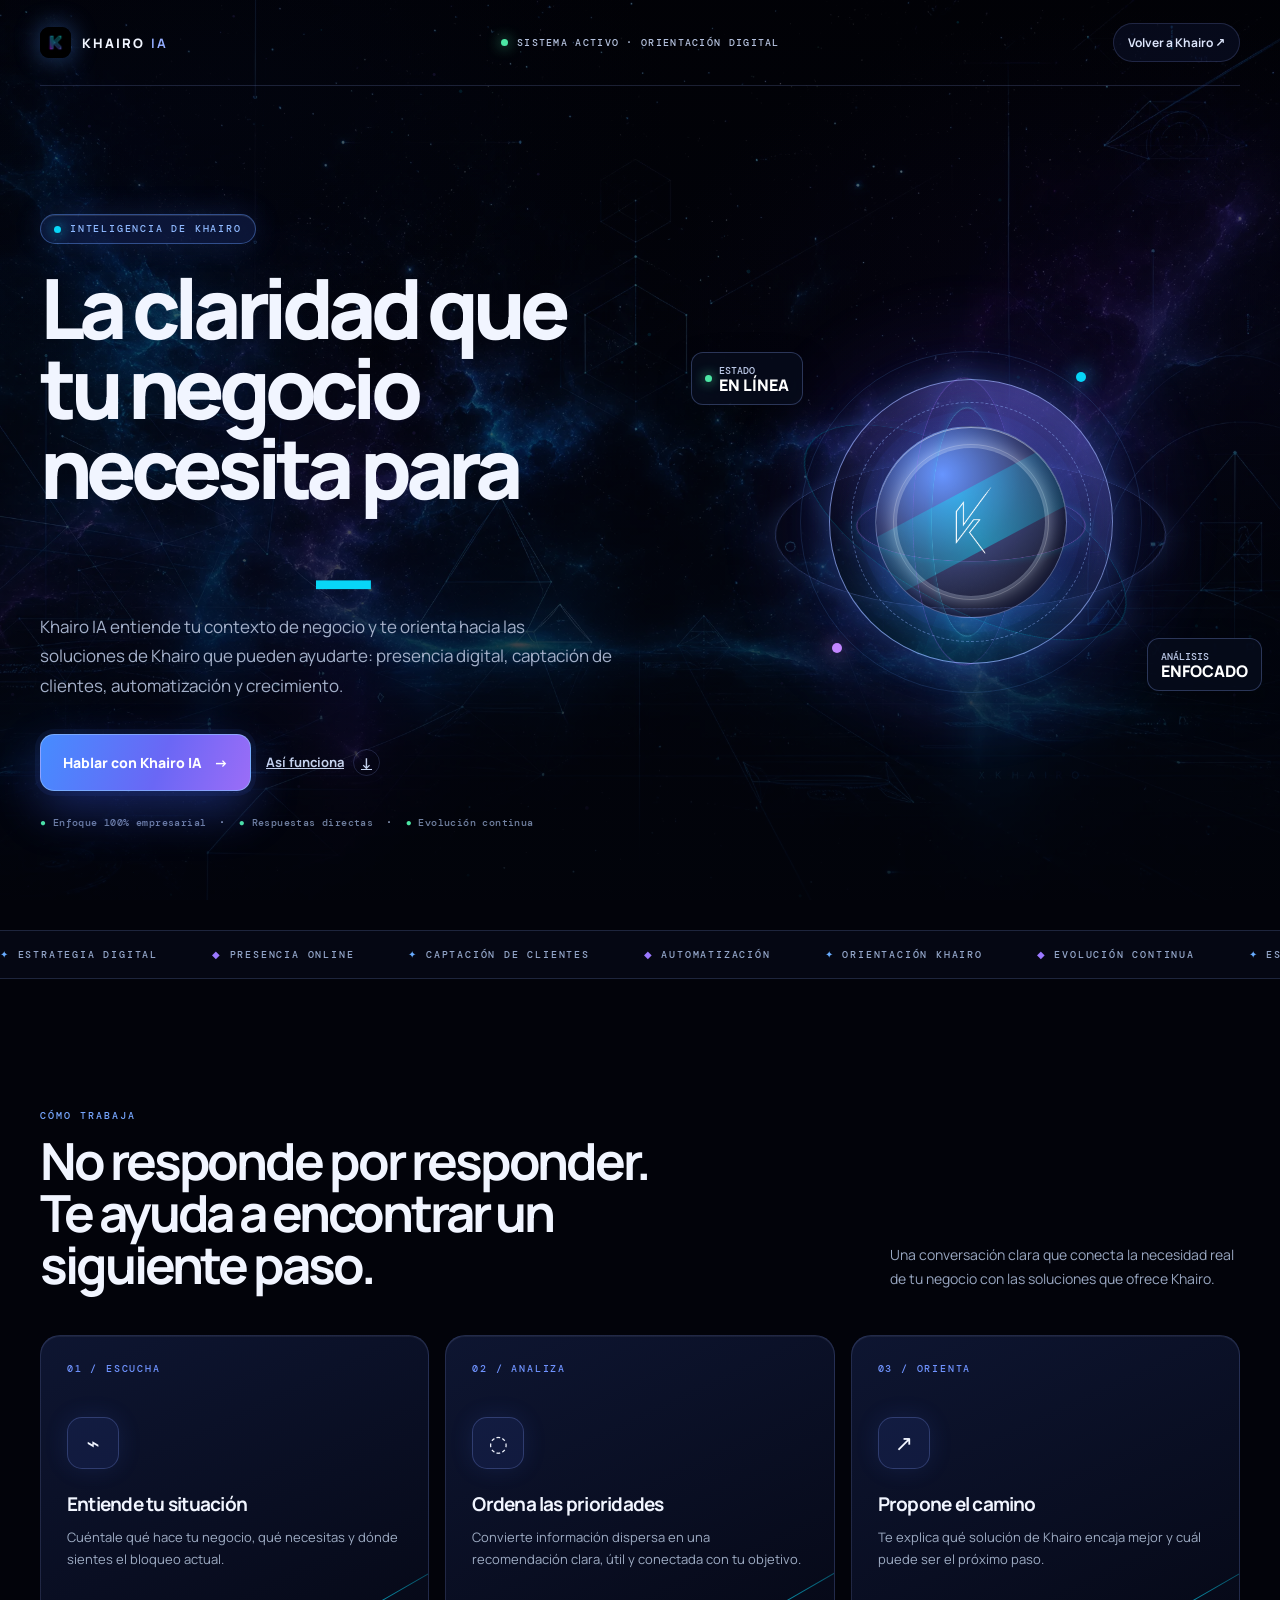
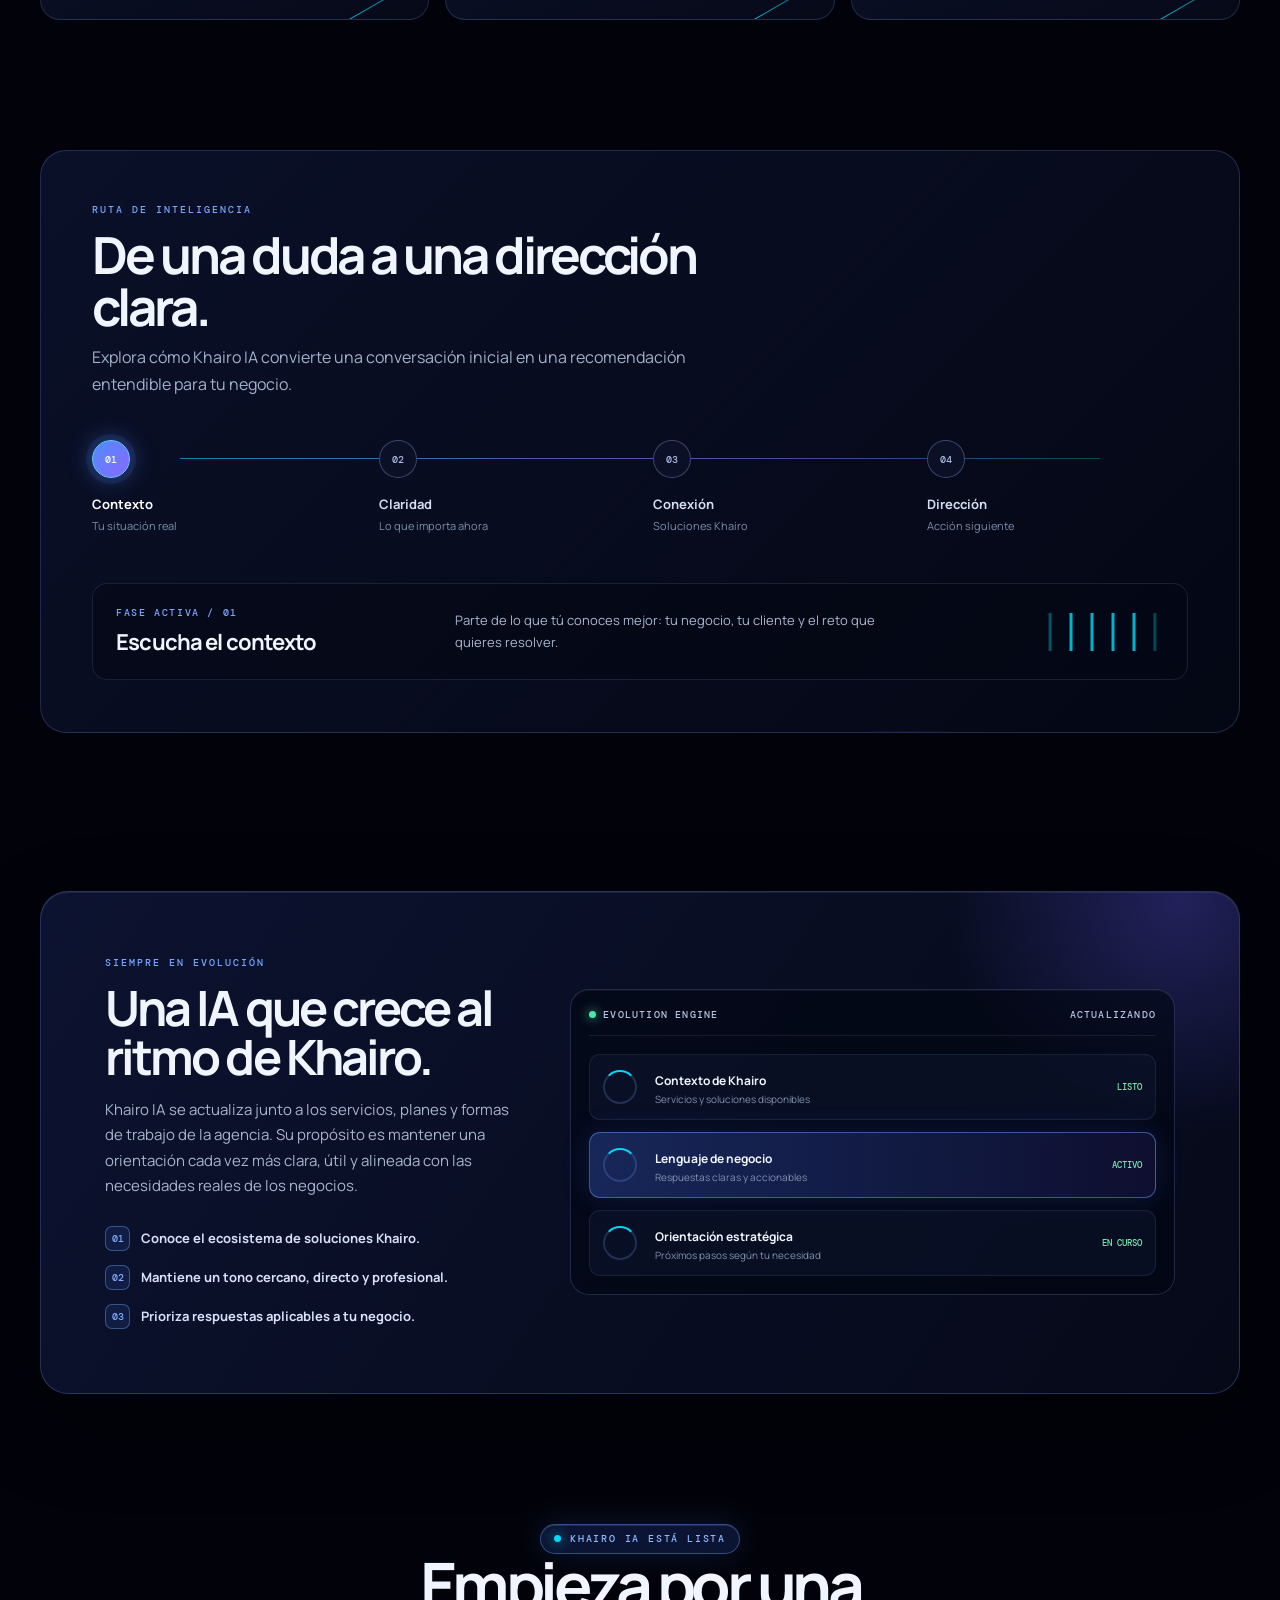
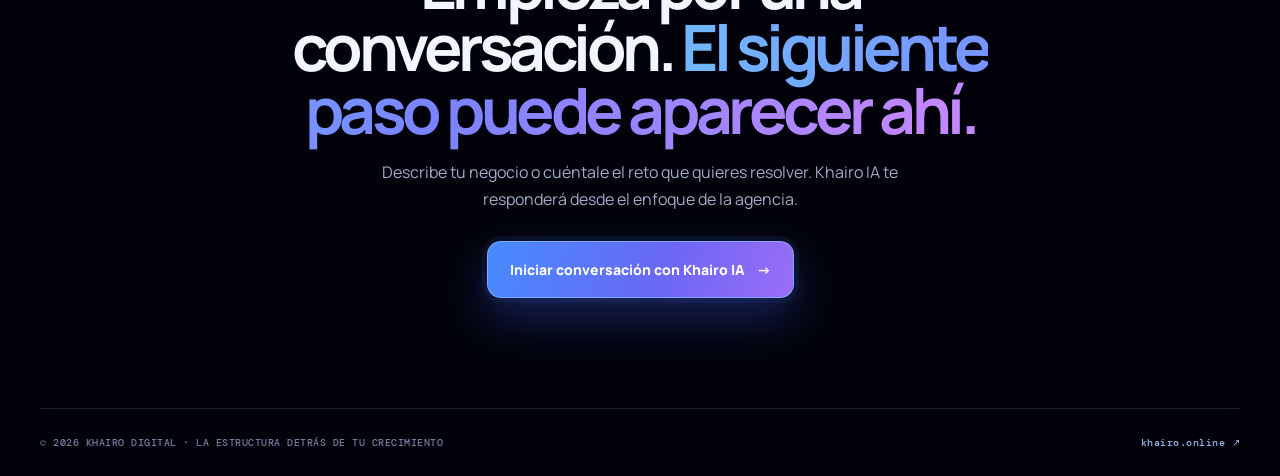
<file: khairo-digital/khairo-ia.html>
<!doctype html>
<html lang="es">
<head>
  <meta charset="utf-8">
  <meta name="viewport" content="width=device-width,initial-scale=1">
  <meta name="theme-color" content="#050713">
  <meta name="description" content="Khairo IA: orientación inteligente para encontrar la solución digital adecuada para tu negocio.">
  <title>Khairo IA · Inteligencia para hacer crecer tu negocio</title>
  <link rel="icon" type="image/png" href="kairo-icon.png">
  <link rel="preconnect" href="https://fonts.googleapis.com">
  <link rel="preconnect" href="https://fonts.gstatic.com" crossorigin>
  <link href="https://fonts.googleapis.com/css2?family=DM+Mono:wght@400;500&family=Manrope:wght@400;500;600;700;800&display=swap" rel="stylesheet">
  <style>
    :root{--ink:#050713;--panel:rgba(11,16,37,.76);--line:rgba(151,174,255,.18);--text:#f1f5ff;--muted:#a4b0c9;--blue:#62a2ff;--cyan:#08d6f7;--violet:#966cff;--green:#4ce6a4;--wrap:min(1200px,calc(100% - 48px))}
    *{box-sizing:border-box} html{scroll-behavior:smooth} body{margin:0;min-width:320px;background:#02030a url('fondo-ia-cosmos.png') center top / cover fixed no-repeat;color:var(--text);font-family:Manrope,system-ui,sans-serif;overflow-x:hidden} button,input{font:inherit} button{cursor:pointer} a{color:inherit}
    #neuralCanvas{position:fixed;inset:0;z-index:0;width:100%;height:100%;pointer-events:none;opacity:.38}
    .page-glow{position:fixed;inset:0;z-index:0;pointer-events:none;background:radial-gradient(ellipse 52% 44% at 15% 12%,rgba(3,9,29,.34),transparent 72%),radial-gradient(ellipse 50% 44% at 88% 33%,rgba(12,4,35,.3),transparent 73%),linear-gradient(180deg,rgba(2,3,12,.52),rgba(3,5,16,.66) 48%,rgba(2,4,12,.88) 100%)}
    .wrap{width:var(--wrap);margin:auto;position:relative;z-index:1}.topbar{width:var(--wrap);height:86px;margin:auto;display:flex;align-items:center;justify-content:space-between;gap:18px;position:relative;z-index:5;border-bottom:1px solid var(--line)}
    .brand{display:inline-flex;align-items:center;gap:11px;text-decoration:none;font-size:13px;letter-spacing:.16em;font-weight:800}.brand img{width:31px;height:31px;border-radius:9px;box-shadow:0 0 26px rgba(82,151,255,.45)}.brand b{color:#94adff}.nav-status{display:flex;align-items:center;gap:9px;color:#b3c0dc;font:500 10px/1 "DM Mono",monospace;letter-spacing:.13em;text-transform:uppercase}.nav-status i{width:7px;height:7px;border-radius:50%;background:var(--green);box-shadow:0 0 14px var(--green);animation:blink 2s ease-in-out infinite}.back-link{border:1px solid var(--line);border-radius:999px;padding:10px 14px;text-decoration:none;color:#dce5fb;font-size:12px;font-weight:700;background:rgba(14,22,52,.45);transition:.25s ease}.back-link:hover{border-color:rgba(121,169,255,.7);transform:translateY(-2px);background:rgba(30,46,101,.6)}
    .hero{min-height:calc(100vh - 86px);display:grid;grid-template-columns:minmax(0,1fr) minmax(420px,.94fr);align-items:center;gap:clamp(35px,7vw,100px);padding:clamp(68px,10vw,128px) 0 100px}.eyebrow{display:inline-flex;align-items:center;gap:9px;padding:9px 13px;border:1px solid rgba(104,157,255,.42);border-radius:999px;background:rgba(22,38,89,.52);color:#8fb9ff;font:500 10px/1 "DM Mono",monospace;letter-spacing:.18em;text-transform:uppercase;box-shadow:0 0 30px rgba(78,128,255,.16),inset 0 1px rgba(255,255,255,.1)}.eyebrow i{width:7px;height:7px;border-radius:50%;background:var(--cyan);box-shadow:0 0 13px var(--cyan)}
    h1{max-width:760px;margin:24px 0 24px;font-size:clamp(50px,6.5vw,94px);line-height:.96;letter-spacing:-.075em;font-weight:800}.gradient{background:linear-gradient(100deg,#71b5ff 4%,#7a83ff 45%,#c387ff 95%);-webkit-background-clip:text;background-clip:text;color:transparent}.typed{display:inline-block;min-width:4.5ch}.cursor{display:inline-block;color:var(--cyan);animation:cursor .8s steps(1) infinite}.hero-copy{max-width:595px;color:var(--muted);font-size:17px;line-height:1.75}.hero-actions{display:flex;align-items:center;gap:15px;flex-wrap:wrap;margin-top:33px}.primary-btn{position:relative;isolation:isolate;display:inline-flex;align-items:center;justify-content:center;gap:12px;min-height:57px;padding:0 22px;border:1px solid rgba(143,192,255,.65);border-radius:14px;color:white;background:linear-gradient(110deg,#468cff,#6a67f5 57%,#9b6df7);font-size:14px;font-weight:800;text-decoration:none;box-shadow:0 20px 48px rgba(67,99,255,.33),0 0 0 5px rgba(83,130,255,.08);overflow:hidden;transition:transform .27s ease,box-shadow .27s ease}.primary-btn::before{content:"";position:absolute;inset:0;z-index:-1;background:linear-gradient(110deg,transparent 18%,rgba(255,255,255,.34) 49%,transparent 78%);transform:translateX(-120%);transition:transform .7s ease}.primary-btn:hover{transform:translateY(-5px);box-shadow:0 27px 62px rgba(69,92,255,.5),0 0 0 7px rgba(83,130,255,.1)}.primary-btn:hover::before{transform:translateX(120%)}.secondary-btn{display:inline-flex;align-items:center;gap:9px;border:0;background:transparent;color:#c5d2ed;font-size:13px;font-weight:700}.secondary-btn span{display:grid;place-items:center;width:27px;height:27px;border:1px solid var(--line);border-radius:50%;font-size:15px;transition:.25s ease}.secondary-btn:hover span{border-color:var(--cyan);color:var(--cyan);transform:translateX(4px)}.proof{display:flex;gap:13px;flex-wrap:wrap;margin-top:24px;color:#7181a1;font:500 10px/1.5 "DM Mono",monospace;letter-spacing:.04em}.proof b{color:#9eafd2;font-weight:500}.proof i{color:var(--green);font-style:normal}
    .hero-visual{position:relative;min-height:565px;display:grid;place-items:center;perspective:1000px}.visual-halo{position:absolute;width:520px;max-width:100%;aspect-ratio:1;border-radius:50%;background:radial-gradient(circle,rgba(71,124,255,.25),rgba(104,68,255,.08) 38%,transparent 68%);filter:blur(3px);animation:halo 7s ease-in-out infinite}.orbital{position:relative;width:385px;max-width:90vw;aspect-ratio:1;transform-style:preserve-3d;animation:orbitalFloat 7s ease-in-out infinite}.orbit{position:absolute;border:1px solid rgba(128,160,255,.3);border-radius:50%;inset:0;transform:rotateX(68deg) rotateZ(14deg);box-shadow:0 0 30px rgba(79,138,255,.15)}.orbit.two{inset:13%;border-color:rgba(160,112,255,.36);transform:rotateY(69deg) rotateZ(-26deg);animation:spin 14s linear infinite}.orbit.three{inset:4%;border-color:rgba(0,218,247,.25);transform:rotateX(63deg) rotateY(26deg);animation:spin 21s linear infinite reverse}.orbit-dot{position:absolute;width:10px;height:10px;border-radius:50%;background:var(--cyan);box-shadow:0 0 20px var(--cyan);top:11%;right:20%;animation:orbitDot 5s linear infinite}.orbit-dot.violet{background:#c387ff;box-shadow:0 0 20px #c387ff;top:auto;right:auto;bottom:16%;left:14%;animation-delay:-2.5s}.ai-core{position:absolute;inset:25%;display:grid;place-items:center;border:1px solid rgba(158,183,255,.46);border-radius:50%;background:radial-gradient(circle at 35% 25%,#5d8eff,#30396f 42%,#11142e 72%);box-shadow:0 0 0 15px rgba(91,121,255,.06),0 0 74px rgba(76,113,255,.43),inset 0 1px rgba(255,255,255,.44);overflow:hidden}.ai-core::before{content:"";position:absolute;inset:9%;border:1px solid rgba(255,255,255,.21);border-radius:50%}.ai-core::after{content:"";position:absolute;width:145%;height:32%;background:linear-gradient(90deg,transparent,rgba(0,229,255,.42),transparent);transform:rotate(-28deg);animation:scan 3.8s ease-in-out infinite}.ai-core img{position:relative;z-index:2;width:78%;height:78%;object-fit:cover;border-radius:50%;mix-blend-mode:screen;filter:drop-shadow(0 0 12px rgba(227,237,255,.7))}.signal{position:absolute;z-index:3;display:flex;align-items:center;gap:7px;padding:11px 13px;border:1px solid rgba(141,169,255,.28);border-radius:12px;background:rgba(7,12,29,.75);box-shadow:0 16px 34px rgba(0,0,0,.28);backdrop-filter:blur(12px);font:500 10px "DM Mono",monospace;color:#bcc9e8}.signal b{display:block;color:#fff;font:800 16px/1 Manrope,sans-serif}.signal.left{left:-2%;top:20%;animation:float 5.4s ease-in-out infinite}.signal.right{right:-4%;bottom:20%;animation:float 6s ease-in-out -2s infinite}.signal .mini-dot{width:7px;height:7px;border-radius:50%;background:var(--green);box-shadow:0 0 12px var(--green)}
    .marquee{position:relative;z-index:1;border-top:1px solid var(--line);border-bottom:1px solid var(--line);overflow:hidden;background:rgba(8,12,29,.5);white-space:nowrap}.marquee-track{display:inline-flex;gap:54px;padding:17px 0;animation:marquee 28s linear infinite;color:#94a6ca;font:500 10px "DM Mono",monospace;letter-spacing:.18em;text-transform:uppercase}.marquee-track b{color:#69acff;font-weight:500}.marquee-track i{color:#9b78ff;font-style:normal}
    .section{position:relative;z-index:1;padding:130px 0}.section-head{display:flex;justify-content:space-between;gap:28px;align-items:end;margin-bottom:45px}.section-kicker{color:#77a7ff;font:500 10px "DM Mono",monospace;letter-spacing:.2em;text-transform:uppercase}.section-title{margin:12px 0 0;max-width:660px;font-size:clamp(34px,4vw,58px);line-height:1.02;letter-spacing:-.06em}.section-desc{max-width:350px;margin:0;color:#99a7c1;font-size:14px;line-height:1.7}.system-grid{display:grid;grid-template-columns:repeat(3,1fr);gap:16px}.system-card{position:relative;min-height:285px;padding:26px;border:1px solid var(--line);border-radius:20px;overflow:hidden;background:linear-gradient(155deg,rgba(18,28,62,.76),rgba(8,12,29,.75));box-shadow:inset 0 1px rgba(255,255,255,.06);transition:transform .35s ease,border-color .35s ease,box-shadow .35s ease}.system-card:hover{transform:translateY(-10px);border-color:rgba(120,164,255,.56);box-shadow:0 26px 55px rgba(0,0,0,.25),0 0 42px rgba(68,103,255,.12)}.card-index{color:#6f93ff;font:500 10px "DM Mono",monospace;letter-spacing:.18em}.card-icon{display:grid;place-items:center;width:52px;height:52px;margin:42px 0 22px;border:1px solid rgba(136,163,255,.25);border-radius:15px;background:rgba(76,109,255,.1);font-size:22px;box-shadow:0 0 25px rgba(78,118,255,.12)}.system-card h3{margin:0 0 10px;font-size:19px;letter-spacing:-.04em}.system-card p{margin:0;color:#9eacc4;font-size:13px;line-height:1.65}.card-line{position:absolute;right:-20%;bottom:0;width:80%;height:1px;background:linear-gradient(90deg,transparent,var(--cyan),transparent);transform:rotate(-30deg);opacity:.8}
    .evolution{position:relative;z-index:1;padding:28px 0 130px}.evolution-shell{position:relative;overflow:hidden;display:grid;grid-template-columns:.82fr 1.18fr;gap:45px;align-items:center;padding:clamp(30px,5vw,70px);border:1px solid rgba(129,158,255,.26);border-radius:28px;background:linear-gradient(125deg,rgba(13,20,51,.94),rgba(6,10,26,.88));box-shadow:0 32px 85px rgba(0,0,0,.28),inset 0 1px rgba(255,255,255,.08)}.evolution-shell::before{content:"";position:absolute;width:480px;height:480px;right:-180px;top:-230px;border-radius:50%;background:radial-gradient(circle,rgba(105,92,255,.27),transparent 68%)}.evolution-copy,.evolution-screen{position:relative;z-index:1}.evolution-copy h2{margin:14px 0;font-size:clamp(31px,3.8vw,52px);line-height:1.02;letter-spacing:-.06em}.evolution-copy p{max-width:490px;color:#a7b4cb;font-size:15px;line-height:1.7}.evolution-points{display:grid;gap:14px;margin-top:27px}.evolution-point{display:flex;align-items:center;gap:11px;color:#d7e1fa;font-size:13px;font-weight:700}.evolution-point i{display:grid;place-items:center;flex:0 0 25px;width:25px;height:25px;border:1px solid rgba(115,177,255,.38);border-radius:7px;color:#84b0ff;font:500 10px "DM Mono",monospace;background:rgba(46,79,170,.2)}.evolution-screen{padding:18px;border:1px solid rgba(155,173,255,.2);border-radius:19px;background:rgba(3,7,19,.65);box-shadow:inset 0 1px rgba(255,255,255,.05)}.screen-top{display:flex;align-items:center;justify-content:space-between;border-bottom:1px solid rgba(255,255,255,.08);padding-bottom:14px;color:#b7c5e2;font:500 10px "DM Mono",monospace;letter-spacing:.12em}.screen-top span:first-child::before{content:"";display:inline-block;width:7px;height:7px;margin-right:7px;border-radius:50%;background:var(--green);box-shadow:0 0 11px var(--green)}.evolve-list{display:grid;gap:12px;margin-top:18px}.evolve-item{display:grid;grid-template-columns:42px 1fr auto;align-items:center;gap:10px;padding:13px;border:1px solid rgba(130,152,222,.12);border-radius:11px;background:rgba(18,26,53,.44);transition:.3s ease}.evolve-item.active{border-color:rgba(104,160,255,.48);background:linear-gradient(90deg,rgba(47,77,168,.45),rgba(42,35,111,.3));box-shadow:0 0 28px rgba(69,104,255,.17)}.evolve-item b{font-size:12px}.evolve-item small{display:block;margin-top:2px;color:#8291ae;font-size:10px}.evolve-item em{font-style:normal;color:#7ce5b1;font:500 9px "DM Mono",monospace}.evolve-ring{width:34px;height:34px;border:2px solid rgba(120,163,255,.22);border-top-color:var(--cyan);border-radius:50%;animation:spin 2.4s linear infinite}
    .final-cta{position:relative;z-index:1;padding:0 0 110px;text-align:center}.final-cta h2{max-width:800px;margin:0 auto 17px;font-size:clamp(38px,5vw,69px);line-height:.98;letter-spacing:-.07em}.final-cta p{max-width:580px;margin:0 auto 28px;color:#9eacc5;line-height:1.7}.footer{position:relative;z-index:1;width:var(--wrap);margin:auto;padding:27px 0;border-top:1px solid var(--line);display:flex;justify-content:space-between;gap:18px;color:#71809f;font:500 10px "DM Mono",monospace;letter-spacing:.05em}.footer a{text-decoration:none;color:#9ab5ed}.reveal{opacity:0;transform:translateY(28px);transition:opacity .75s ease,transform .75s cubic-bezier(.2,.8,.2,1)}.reveal.visible{opacity:1;transform:none}
    .chat-overlay{position:fixed;inset:0;z-index:100;display:flex;align-items:center;justify-content:center;padding:20px;background:rgba(2,4,13,.76);backdrop-filter:blur(18px);opacity:0;visibility:hidden;transition:.25s ease}.chat-overlay.open{opacity:1;visibility:visible}.chat-panel{width:min(760px,100%);height:min(720px,calc(100vh - 40px));display:grid;grid-template-rows:auto 1fr auto;overflow:hidden;border:1px solid rgba(130,166,255,.38);border-radius:24px;background:linear-gradient(145deg,#111939,#080c1e);box-shadow:0 35px 110px rgba(0,0,0,.62),0 0 70px rgba(68,88,255,.22);transform:translateY(18px) scale(.98);transition:transform .3s ease}.chat-overlay.open .chat-panel{transform:none}.chat-header{display:flex;align-items:center;justify-content:space-between;gap:15px;padding:18px 20px;border-bottom:1px solid rgba(255,255,255,.08);background:rgba(4,8,20,.52)}.chat-brand{display:flex;align-items:center;gap:10px;font-size:14px;font-weight:800}.chat-brand i{width:9px;height:9px;border-radius:50%;background:var(--cyan);box-shadow:0 0 15px var(--cyan)}.chat-brand b{color:#88a8ff}.close-chat{display:grid;place-items:center;width:34px;height:34px;border:1px solid rgba(154,174,236,.2);border-radius:10px;color:#cbd6ee;background:rgba(255,255,255,.04);font-size:19px}.chat-note{margin-left:auto;color:#7ee7b2;font:500 9px "DM Mono",monospace;letter-spacing:.1em}.chat-messages{display:flex;flex-direction:column;gap:13px;overflow:auto;padding:23px;background:linear-gradient(180deg,rgba(8,12,29,.45),rgba(4,7,18,.7))}.chat-msg{max-width:min(83%,550px);padding:13px 15px;border:1px solid rgba(151,171,234,.15);border-radius:15px 15px 15px 4px;background:rgba(23,32,66,.72);color:#dbe4f7;font-size:14px;line-height:1.57;white-space:pre-wrap}.chat-msg.user{align-self:flex-end;border-color:rgba(103,148,255,.4);border-radius:15px 15px 4px 15px;background:linear-gradient(135deg,rgba(60,99,214,.78),rgba(96,70,191,.78));color:#fff}.chat-msg.loading{display:flex;gap:5px;align-items:center;width:70px}.chat-msg.loading i{width:6px;height:6px;border-radius:50%;background:#8cb1ff;animation:typing .9s ease-in-out infinite}.chat-msg.loading i:nth-child(2){animation-delay:.15s}.chat-msg.loading i:nth-child(3){animation-delay:.3s}.chat-form{display:flex;gap:10px;padding:15px;border-top:1px solid rgba(255,255,255,.08);background:rgba(5,8,19,.74)}.chat-form input{width:100%;min-width:0;padding:13px 14px;border:1px solid rgba(143,162,222,.2);border-radius:12px;outline:none;background:rgba(18,27,56,.7);color:white;font-size:14px}.chat-form input:focus{border-color:rgba(103,161,255,.72);box-shadow:0 0 0 4px rgba(79,140,255,.1)}.send-btn{flex:0 0 auto;padding:0 17px;border:1px solid rgba(126,177,255,.6);border-radius:12px;color:white;background:linear-gradient(135deg,#4f8cff,#7b61ff);font-weight:800}.send-btn:disabled{opacity:.55;cursor:wait}
    @keyframes blink{50%{transform:scale(1.5);opacity:.55}}@keyframes cursor{50%{opacity:0}}@keyframes halo{50%{transform:scale(1.12);opacity:.75}}@keyframes orbitalFloat{50%{transform:translateY(-17px) rotateZ(1deg)}}@keyframes spin{to{transform:rotate(360deg)}}@keyframes orbitDot{to{transform:rotate(360deg) translateX(120px) rotate(-360deg)}}@keyframes scan{50%{transform:translateY(170%) rotate(-28deg);opacity:.85}}@keyframes float{50%{transform:translateY(-12px)}}@keyframes marquee{to{transform:translateX(-45%)}}@keyframes typing{50%{transform:translateY(-4px);opacity:.45}}
    @media(max-width:880px){.hero{grid-template-columns:1fr;padding-top:75px}.hero-visual{order:-1;min-height:410px}.orbital{width:320px}.system-grid{grid-template-columns:1fr}.system-card{min-height:220px}.card-icon{margin:24px 0 17px}.evolution-shell{grid-template-columns:1fr}.section{padding:88px 0}.evolution{padding-bottom:88px}}@media(max-width:620px){body{background-attachment:scroll;background-position:center top}:root{--wrap:min(100% - 36px,1200px)}.topbar{height:70px}.nav-status{display:none}.back-link{padding:8px 10px;font-size:11px}.hero{min-height:auto;padding:55px 0 78px}.hero-visual{min-height:345px}.signal{transform:scale(.8)}.signal.left{left:-10%}.signal.right{right:-11%}.section-head{display:block}.section-desc{margin-top:18px}.evolution-shell{padding:24px 19px;border-radius:21px}.footer{display:block;line-height:2}.chat-panel{height:calc(100vh - 24px);border-radius:18px}.chat-overlay{padding:12px}.chat-note{display:none}.chat-msg{max-width:91%}.primary-btn{width:100%}.secondary-btn{margin:auto}}@media(prefers-reduced-motion:reduce){*,*::before,*::after{animation-duration:.01ms!important;animation-iteration-count:1!important;scroll-behavior:auto!important}.reveal{opacity:1;transform:none}}
  </style>
  <style id="khairo-ia-cinematic">
    /* Capa cinematográfica y esfera interactiva */
    .boot-screen{position:fixed;inset:0;z-index:500;display:grid;place-items:center;overflow:hidden;background:radial-gradient(circle at 50% 42%,#121a4b 0%,#060815 34%,#02030a 78%);transition:opacity .8s ease,visibility .8s ease}.boot-screen.done{opacity:0;visibility:hidden;pointer-events:none}.boot-grid{position:absolute;inset:-20%;background-image:linear-gradient(rgba(111,146,255,.11) 1px,transparent 1px),linear-gradient(90deg,rgba(111,146,255,.11) 1px,transparent 1px);background-size:50px 50px;transform:perspective(600px) rotateX(62deg) translateY(-11%);mask-image:radial-gradient(circle at 50% 50%,black,transparent 62%);animation:bootGrid 5s linear infinite}.boot-corners i{position:absolute;width:55px;height:55px;border-color:rgba(129,167,255,.7);border-style:solid}.boot-corners i:nth-child(1){top:26px;left:26px;border-width:1px 0 0 1px}.boot-corners i:nth-child(2){top:26px;right:26px;border-width:1px 1px 0 0}.boot-corners i:nth-child(3){bottom:26px;left:26px;border-width:0 0 1px 1px}.boot-corners i:nth-child(4){right:26px;bottom:26px;border-width:0 1px 1px 0}.boot-center{position:relative;z-index:1;display:grid;place-items:center;text-align:center}.boot-orbit{position:absolute;width:200px;aspect-ratio:1;border:1px dashed rgba(128,166,255,.52);border-radius:50%;animation:spin 7s linear infinite}.boot-orbit::after{content:"";position:absolute;top:11%;left:18%;width:8px;height:8px;border-radius:50%;background:#08d6f7;box-shadow:0 0 17px #08d6f7}.boot-logo{width:104px;height:104px;border:1px solid rgba(151,181,255,.55);border-radius:50%;object-fit:cover;mix-blend-mode:screen;box-shadow:0 0 0 12px rgba(83,117,255,.07),0 0 55px rgba(83,117,255,.48);animation:bootPulse 1.8s ease-in-out infinite}.boot-copy{margin-top:43px;color:#dbe6ff;font:500 10px "DM Mono",monospace;letter-spacing:.25em;text-transform:uppercase}.boot-progress{width:235px;height:2px;margin-top:14px;overflow:hidden;background:rgba(164,186,255,.16)}.boot-progress i{display:block;width:100%;height:100%;transform:translateX(-100%);background:linear-gradient(90deg,#08d6f7,#7194ff,#b77cff);animation:bootLoad 1.8s cubic-bezier(.2,.8,.2,1) forwards}.boot-meta{position:absolute;bottom:38px;color:#7083ad;font:500 9px "DM Mono",monospace;letter-spacing:.18em}.sphere-shell{position:absolute;inset:13%;border-radius:50%;transform:rotateX(calc(var(--sphere-y,0) * -1deg)) rotateY(calc(var(--sphere-x,0) * 1deg));transform-style:preserve-3d;transition:transform .16s ease}.sphere-shell::before,.sphere-shell::after{content:"";position:absolute;inset:0;border-radius:50%}.sphere-shell::before{border:1px solid rgba(157,181,255,.7);background:conic-gradient(from 200deg,rgba(0,219,255,.2),transparent 18%,rgba(154,103,255,.28) 50%,transparent 76%,rgba(0,219,255,.24));box-shadow:inset 22px -22px 42px rgba(0,0,0,.45),inset -18px 16px 32px rgba(103,130,255,.26),0 0 42px rgba(71,131,255,.31)}.sphere-shell::after{inset:8%;border:1px dashed rgba(155,187,255,.46);animation:spin 16s linear infinite}.sphere-meridian,.sphere-equator{position:absolute;inset:10%;border:1px solid rgba(95,228,255,.35);border-radius:50%;transform:rotateY(72deg);box-shadow:0 0 17px rgba(0,216,255,.2)}.sphere-equator{transform:rotateX(72deg);border-color:rgba(192,128,255,.39)}.sphere-pulse{position:absolute;inset:-10%;border:1px solid rgba(105,167,255,.15);border-radius:50%;animation:spherePulse 3.6s ease-out infinite}.hero-visual{--pointer-x:0;--pointer-y:0}.hero-visual:hover .ai-core{box-shadow:0 0 0 19px rgba(91,121,255,.1),0 0 104px rgba(76,113,255,.6),inset 0 1px rgba(255,255,255,.48)}
    .timeline{position:relative;z-index:1;padding:0 0 130px}.timeline-shell{position:relative;padding:clamp(25px,4vw,54px);border:1px solid rgba(130,158,255,.22);border-radius:26px;background:linear-gradient(135deg,rgba(12,19,47,.84),rgba(5,9,23,.77));overflow:hidden}.timeline-shell::before{content:"";position:absolute;inset:auto -10% -62% 35%;height:360px;border-radius:50%;background:radial-gradient(circle,rgba(74,104,255,.22),transparent 70%)}.timeline-rail{position:relative;z-index:1;display:grid;grid-template-columns:repeat(4,1fr);margin-top:42px}.timeline-rail::before{content:"";position:absolute;top:18px;right:8%;left:8%;height:1px;background:linear-gradient(90deg,rgba(6,218,247,.6),rgba(131,107,255,.7),rgba(6,218,247,.3))}.timeline-step{position:relative;z-index:2;border:0;background:transparent;color:#8998b7;text-align:left;padding:0 13px 0 0;transition:.3s ease}.timeline-step:not(:first-child){padding-left:13px}.timeline-node{display:grid;place-items:center;width:38px;height:38px;margin-bottom:17px;border:1px solid rgba(146,166,232,.36);border-radius:50%;background:#0b1027;color:#aabce1;font:500 10px "DM Mono",monospace;transition:.3s ease}.timeline-step b{display:block;color:#d5def3;font-size:13px;transition:.3s ease}.timeline-step small{display:block;max-width:150px;margin-top:5px;color:#7f8dac;font-size:11px;line-height:1.45}.timeline-step.active .timeline-node{border-color:#62caff;background:linear-gradient(135deg,#4e8cff,#8a68ff);color:#fff;box-shadow:0 0 0 6px rgba(89,141,255,.1),0 0 24px rgba(87,133,255,.48)}.timeline-step.active b{color:#fff}.timeline-step:hover .timeline-node{transform:translateY(-4px);border-color:#7eb1ff}.timeline-display{position:relative;z-index:1;display:flex;align-items:center;justify-content:space-between;gap:25px;margin-top:49px;padding:22px 23px;border:1px solid rgba(138,157,225,.16);border-radius:15px;background:rgba(4,8,21,.55)}.timeline-display-label{color:#7ba8ff;font:500 10px "DM Mono",monospace;letter-spacing:.16em}.timeline-display h3{margin:8px 0 0;font-size:22px;letter-spacing:-.04em}.timeline-display p{max-width:445px;margin:0;color:#a9b7cf;font-size:13px;line-height:1.65}.timeline-wave{width:125px;height:38px;background:repeating-linear-gradient(90deg,transparent 0 9px,rgba(0,222,255,.8) 10px 12px,transparent 13px 21px);mask-image:linear-gradient(90deg,transparent,black 20%,black 80%,transparent);animation:wave 1.1s linear infinite}.timeline-intro{max-width:595px;margin:12px 0 0;color:#a2b1ca;line-height:1.7}
    @keyframes bootGrid{to{transform:perspective(600px) rotateX(62deg) translateY(-11%) translateY(50px)}}@keyframes bootPulse{50%{transform:scale(1.08);filter:brightness(1.25)}}@keyframes bootLoad{to{transform:none}}@keyframes spherePulse{70%,100%{transform:scale(1.25);opacity:0}}@keyframes wave{to{background-position:42px 0}}
    @media(max-width:750px){.timeline{padding-bottom:88px}.timeline-shell{padding:24px 19px}.timeline-rail{grid-template-columns:1fr;gap:17px;margin-top:27px}.timeline-rail::before{top:22px;bottom:22px;left:18px;right:auto;width:1px;height:auto;background:linear-gradient(#08d6f7,#966cff,transparent)}.timeline-step,.timeline-step:not(:first-child){display:grid;grid-template-columns:43px 1fr;column-gap:13px;padding:0;text-align:left}.timeline-node{grid-row:span 2;margin:0}.timeline-step small{max-width:none}.timeline-display{display:block;margin-top:29px}.timeline-display p{margin-top:11px}.timeline-wave{margin-top:14px}.boot-corners i{width:34px;height:34px}.boot-meta{bottom:22px}}
    @media(prefers-reduced-motion:reduce){.boot-screen{display:none}.sphere-shell{transition:none}}
  </style>
</head>
<body>
  <div class="boot-screen" id="bootScreen" aria-hidden="true"><div class="boot-grid"></div><div class="boot-corners"><i></i><i></i><i></i><i></i></div><div class="boot-center"><div class="boot-orbit"></div><img class="boot-logo" src="khairo_logo_v2_1.png" alt=""><div class="boot-copy">Inicializando Khairo IA</div><div class="boot-progress"><i></i></div></div><div class="boot-meta">INTELLIGENCE SYSTEM · ONLINE</div></div>
  <canvas id="neuralCanvas" aria-hidden="true"></canvas><div class="page-glow" aria-hidden="true"></div>
  <header class="topbar">
    <a class="brand" href="index.html" aria-label="Volver a Khairo"><img src="kairo-icon.png" alt=""><span>KHAIRO <b>IA</b></span></a>
    <div class="nav-status"><i></i> Sistema activo · Orientación digital</div>
    <a class="back-link" href="index.html">Volver a Khairo ↗</a>
  </header>
  <main>
    <section class="hero wrap">
      <div class="reveal">
        <div class="eyebrow"><i></i> Inteligencia de Khairo</div>
        <h1>La claridad que tu negocio necesita para <span class="gradient typed" id="typedWord">avanzar</span><span class="cursor">_</span></h1>
        <p class="hero-copy">Khairo IA entiende tu contexto de negocio y te orienta hacia las soluciones de Khairo que pueden ayudarte: presencia digital, captación de clientes, automatización y crecimiento.</p>
        <div class="hero-actions"><button class="primary-btn" type="button" data-open-chat>Hablar con Khairo IA <span>→</span></button><a class="secondary-btn" href="#funciona">Así funciona <span>↓</span></a></div>
        <div class="proof"><span><i>●</i> Enfoque 100% empresarial</span><b>·</b><span><i>●</i> Respuestas directas</span><b>·</b><span><i>●</i> Evolución continua</span></div>
      </div>
      <div class="hero-visual reveal" aria-hidden="true">
        <div class="visual-halo"></div><div class="orbital"><div class="orbit"></div><div class="orbit two"></div><div class="orbit three"></div><div class="orbit-dot"></div><div class="orbit-dot violet"></div><div class="sphere-shell"><span class="sphere-meridian"></span><span class="sphere-equator"></span><span class="sphere-pulse"></span></div><div class="ai-core"><img src="khairo_logo_v2_1.png" alt=""></div></div>
        <div class="signal left"><span class="mini-dot"></span><span>ESTADO<br><b>EN LÍNEA</b></span></div><div class="signal right"><span>ANÁLISIS<br><b id="signalMetric">ACTIVO</b></span></div>
      </div>
    </section>
    <div class="marquee" aria-hidden="true"><div class="marquee-track"><span><b>✦</b> Estrategia digital</span><span><i>◆</i> Presencia online</span><span><b>✦</b> Captación de clientes</span><span><i>◆</i> Automatización</span><span><b>✦</b> Orientación Khairo</span><span><i>◆</i> Evolución continua</span><span><b>✦</b> Estrategia digital</span><span><i>◆</i> Presencia online</span><span><b>✦</b> Captación de clientes</span></div></div>
    <section class="section wrap" id="funciona">
      <div class="section-head reveal"><div><div class="section-kicker">Cómo trabaja</div><h2 class="section-title">No responde por responder. Te ayuda a encontrar un siguiente paso.</h2></div><p class="section-desc">Una conversación clara que conecta la necesidad real de tu negocio con las soluciones que ofrece Khairo.</p></div>
      <div class="system-grid">
        <article class="system-card reveal"><div class="card-index">01 / ESCUCHA</div><div class="card-icon">⌁</div><h3>Entiende tu situación</h3><p>Cuéntale qué hace tu negocio, qué necesitas y dónde sientes el bloqueo actual.</p><span class="card-line"></span></article>
        <article class="system-card reveal"><div class="card-index">02 / ANALIZA</div><div class="card-icon">◌</div><h3>Ordena las prioridades</h3><p>Convierte información dispersa en una recomendación clara, útil y conectada con tu objetivo.</p><span class="card-line"></span></article>
        <article class="system-card reveal"><div class="card-index">03 / ORIENTA</div><div class="card-icon">↗</div><h3>Propone el camino</h3><p>Te explica qué solución de Khairo encaja mejor y cuál puede ser el próximo paso.</p><span class="card-line"></span></article>
      </div>
    </section>
    <section class="timeline wrap" id="proceso"><div class="timeline-shell reveal"><div class="section-kicker">Ruta de inteligencia</div><h2 class="section-title">De una duda a una dirección clara.</h2><p class="timeline-intro">Explora cómo Khairo IA convierte una conversación inicial en una recomendación entendible para tu negocio.</p><div class="timeline-rail" role="tablist" aria-label="Proceso de Khairo IA"><button class="timeline-step active" type="button" data-title="Escucha el contexto" data-text="Parte de lo que tú conoces mejor: tu negocio, tu cliente y el reto que quieres resolver."><span class="timeline-node">01</span><span><b>Contexto</b><small>Tu situación real</small></span></button><button class="timeline-step" type="button" data-title="Ordena las prioridades" data-text="Identifica qué necesita claridad primero para que la conversación no se quede en ideas generales."><span class="timeline-node">02</span><span><b>Claridad</b><small>Lo que importa ahora</small></span></button><button class="timeline-step" type="button" data-title="Relaciona las soluciones" data-text="Conecta tu necesidad con los servicios, planes y formas de trabajo que existen dentro de Khairo."><span class="timeline-node">03</span><span><b>Conexión</b><small>Soluciones Khairo</small></span></button><button class="timeline-step" type="button" data-title="Propone un siguiente paso" data-text="Te devuelve una orientación concreta para saber por dónde empezar y qué podrías hacer después."><span class="timeline-node">04</span><span><b>Dirección</b><small>Acción siguiente</small></span></button></div><div class="timeline-display"><div><div class="timeline-display-label">FASE ACTIVA / <span id="timelinePhase">01</span></div><h3 id="timelineTitle">Escucha el contexto</h3></div><p id="timelineText">Parte de lo que tú conoces mejor: tu negocio, tu cliente y el reto que quieres resolver.</p><div class="timeline-wave" aria-hidden="true"></div></div></div></section>
    <section class="evolution wrap">
      <div class="evolution-shell reveal"><div class="evolution-copy"><div class="section-kicker">Siempre en evolución</div><h2>Una IA que crece al ritmo de Khairo.</h2><p>Khairo IA se actualiza junto a los servicios, planes y formas de trabajo de la agencia. Su propósito es mantener una orientación cada vez más clara, útil y alineada con las necesidades reales de los negocios.</p><div class="evolution-points"><div class="evolution-point"><i>01</i> Conoce el ecosistema de soluciones Khairo.</div><div class="evolution-point"><i>02</i> Mantiene un tono cercano, directo y profesional.</div><div class="evolution-point"><i>03</i> Prioriza respuestas aplicables a tu negocio.</div></div></div><div class="evolution-screen"><div class="screen-top"><span>EVOLUTION ENGINE</span><span id="evolutionStatus">ACTUALIZANDO</span></div><div class="evolve-list"><div class="evolve-item active"><div class="evolve-ring"></div><div><b>Contexto de Khairo</b><small>Servicios y soluciones disponibles</small></div><em>LISTO</em></div><div class="evolve-item"><div class="evolve-ring"></div><div><b>Lenguaje de negocio</b><small>Respuestas claras y accionables</small></div><em>ACTIVO</em></div><div class="evolve-item"><div class="evolve-ring"></div><div><b>Orientación estratégica</b><small>Próximos pasos según tu necesidad</small></div><em>EN CURSO</em></div></div></div></div>
    </section>
    <section class="final-cta wrap reveal"><div class="eyebrow"><i></i> Khairo IA está lista</div><h2>Empieza por una conversación. <span class="gradient">El siguiente paso puede aparecer ahí.</span></h2><p>Describe tu negocio o cuéntale el reto que quieres resolver. Khairo IA te responderá desde el enfoque de la agencia.</p><button class="primary-btn" type="button" data-open-chat>Iniciar conversación con Khairo IA <span>→</span></button></section>
  </main>
  <footer class="footer"><span>© <span id="year"></span> KHAIRO DIGITAL · LA ESTRUCTURA DETRÁS DE TU CRECIMIENTO</span><a href="index.html">khairo.online ↗</a></footer>
  <div class="chat-overlay" id="chatOverlay" role="dialog" aria-modal="true" aria-label="Conversación con Khairo IA" aria-hidden="true"><div class="chat-panel"><div class="chat-header"><div class="chat-brand"><i></i><span>Khairo <b>IA</b></span></div><span class="chat-note">SISTEMA ACTIVO</span><button class="close-chat" type="button" data-close-chat aria-label="Cerrar conversación">×</button></div><div class="chat-messages" id="chatMessages"></div><form class="chat-form" id="chatForm"><input id="chatInput" autocomplete="off" placeholder="Cuéntame sobre tu negocio..." aria-label="Escribe tu mensaje"><button class="send-btn" id="sendBtn" type="submit">Enviar</button></form></div></div>
  <script>
    (function(){
      var reduce=window.matchMedia('(prefers-reduced-motion: reduce)').matches,canvas=document.getElementById('neuralCanvas'),ctx=canvas.getContext('2d'),nodes=[],raf,visible=true;
      var boot=document.getElementById('bootScreen');if(boot){setTimeout(function(){boot.classList.add('done')},reduce?0:1850)}
      function size(){var d=Math.min(devicePixelRatio||1,1.5);canvas.width=innerWidth*d;canvas.height=innerHeight*d;ctx.setTransform(d,0,0,d,0,0);var count=innerWidth<700?28:54;nodes=Array.from({length:count},function(){return{x:Math.random()*innerWidth,y:Math.random()*innerHeight,vx:(Math.random()-.5)*.22,vy:(Math.random()-.5)*.22,r:Math.random()*1.4+.5,c:Math.random()>.72?'154,108,255':'8,214,247'}})}
      function draw(){if(!visible||reduce)return;ctx.clearRect(0,0,innerWidth,innerHeight);for(var i=0;i<nodes.length;i++){var n=nodes[i];n.x+=n.vx;n.y+=n.vy;if(n.x<0||n.x>innerWidth)n.vx*=-1;if(n.y<0||n.y>innerHeight)n.vy*=-1;for(var j=i+1;j<nodes.length;j++){var m=nodes[j],dx=n.x-m.x,dy=n.y-m.y,d=Math.hypot(dx,dy);if(d<145){ctx.strokeStyle='rgba(101,145,255,'+(1-d/145)*.19+')';ctx.lineWidth=.6;ctx.beginPath();ctx.moveTo(n.x,n.y);ctx.lineTo(m.x,m.y);ctx.stroke()}}ctx.fillStyle='rgba('+n.c+',.72)';ctx.beginPath();ctx.arc(n.x,n.y,n.r,0,Math.PI*2);ctx.fill()}raf=requestAnimationFrame(draw)}
      size();if(!reduce)draw();addEventListener('resize',size,{passive:true});document.addEventListener('visibilitychange',function(){visible=!document.hidden;if(visible&&!reduce){cancelAnimationFrame(raf);draw()}});
      var words=['avanzar','decidir','conectar'],word=document.getElementById('typedWord'),wi=0;setInterval(function(){wi=(wi+1)%words.length;word.style.opacity='0';setTimeout(function(){word.textContent=words[wi];word.style.opacity='1'},180)},2600);
      var reveal=new IntersectionObserver(function(entries){entries.forEach(function(e){if(e.isIntersecting){e.target.classList.add('visible');reveal.unobserve(e.target)}})},{threshold:.12});document.querySelectorAll('.reveal').forEach(function(el){reveal.observe(el)});
      var metrics=['ACTIVO','ENFOCADO','LISTO'],mi=0,signal=document.getElementById('signalMetric'),status=document.getElementById('evolutionStatus'),items=[].slice.call(document.querySelectorAll('.evolve-item'));setInterval(function(){mi=(mi+1)%metrics.length;signal.textContent=metrics[mi];status.textContent=metrics[mi]==='ACTIVO'?'SINCRONIZADO':'ACTUALIZANDO';items.forEach(function(el,i){el.classList.toggle('active',i===mi)})},2600);
      var visual=document.querySelector('.hero-visual');if(visual&&!reduce&&window.matchMedia('(pointer:fine)').matches){visual.addEventListener('pointermove',function(e){var r=visual.getBoundingClientRect(),x=(e.clientX-r.left)/r.width-.5,y=(e.clientY-r.top)/r.height-.5;visual.style.setProperty('--sphere-x',(x*18).toFixed(2));visual.style.setProperty('--sphere-y',(y*18).toFixed(2))});visual.addEventListener('pointerleave',function(){visual.style.setProperty('--sphere-x',0);visual.style.setProperty('--sphere-y',0)})}
      var phase=document.getElementById('timelinePhase'),timelineTitle=document.getElementById('timelineTitle'),timelineText=document.getElementById('timelineText');document.querySelectorAll('.timeline-step').forEach(function(step,index){step.addEventListener('click',function(){document.querySelectorAll('.timeline-step').forEach(function(item){item.classList.remove('active')});step.classList.add('active');phase.textContent='0'+(index+1);timelineTitle.textContent=step.dataset.title;timelineText.textContent=step.dataset.text})});
      document.getElementById('year').textContent=new Date().getFullYear();
      var overlay=document.getElementById('chatOverlay'),messages=document.getElementById('chatMessages'),input=document.getElementById('chatInput'),form=document.getElementById('chatForm'),send=document.getElementById('sendBtn'),history=[];
      function add(kind,text){var el=document.createElement('div');el.className='chat-msg '+kind;if(kind==='loading'){el.innerHTML='<i></i><i></i><i></i>'}else el.textContent=text;messages.appendChild(el);messages.scrollTop=messages.scrollHeight;return el}
      function open(){overlay.classList.add('open');overlay.setAttribute('aria-hidden','false');document.body.style.overflow='hidden';if(!messages.children.length)add('ai','¡Hola! Soy Khairo IA. Cuéntame, ¿a qué se dedica tu empresa y cuál es el reto que quieres resolver?');setTimeout(function(){input.focus()},160)}
      function close(){overlay.classList.remove('open');overlay.setAttribute('aria-hidden','true');document.body.style.overflow=''}document.querySelectorAll('[data-open-chat]').forEach(function(btn){btn.addEventListener('click',open)});document.querySelector('[data-close-chat]').addEventListener('click',close);overlay.addEventListener('click',function(e){if(e.target===overlay)close()});document.addEventListener('keydown',function(e){if(e.key==='Escape')close()});
      form.addEventListener('submit',async function(e){e.preventDefault();var text=input.value.trim();if(!text||send.disabled)return;add('user',text);history.push({role:'user',parts:[{text:text}]});input.value='';send.disabled=true;input.disabled=true;var loading=add('loading','');try{var res=await fetch('/.netlify/functions/chat-huggingface',{method:'POST',headers:{'Content-Type':'application/json'},body:JSON.stringify({message:text,history:history})});var data=await res.json().catch(function(){return{}});if(!res.ok)throw new Error(data.error||'No pude procesar el mensaje.');var reply=data.reply||'No pude procesar el mensaje. Intenta nuevamente.';loading.remove();add('ai',reply);history.push({role:'model',parts:[{text:reply}]})}catch(err){loading.remove();add('ai','Tuve un inconveniente de conexión. Intenta de nuevo en unos segundos.')}finally{send.disabled=false;input.disabled=false;input.focus()}});
    })();
  </script>
</body>
</html>
</file>
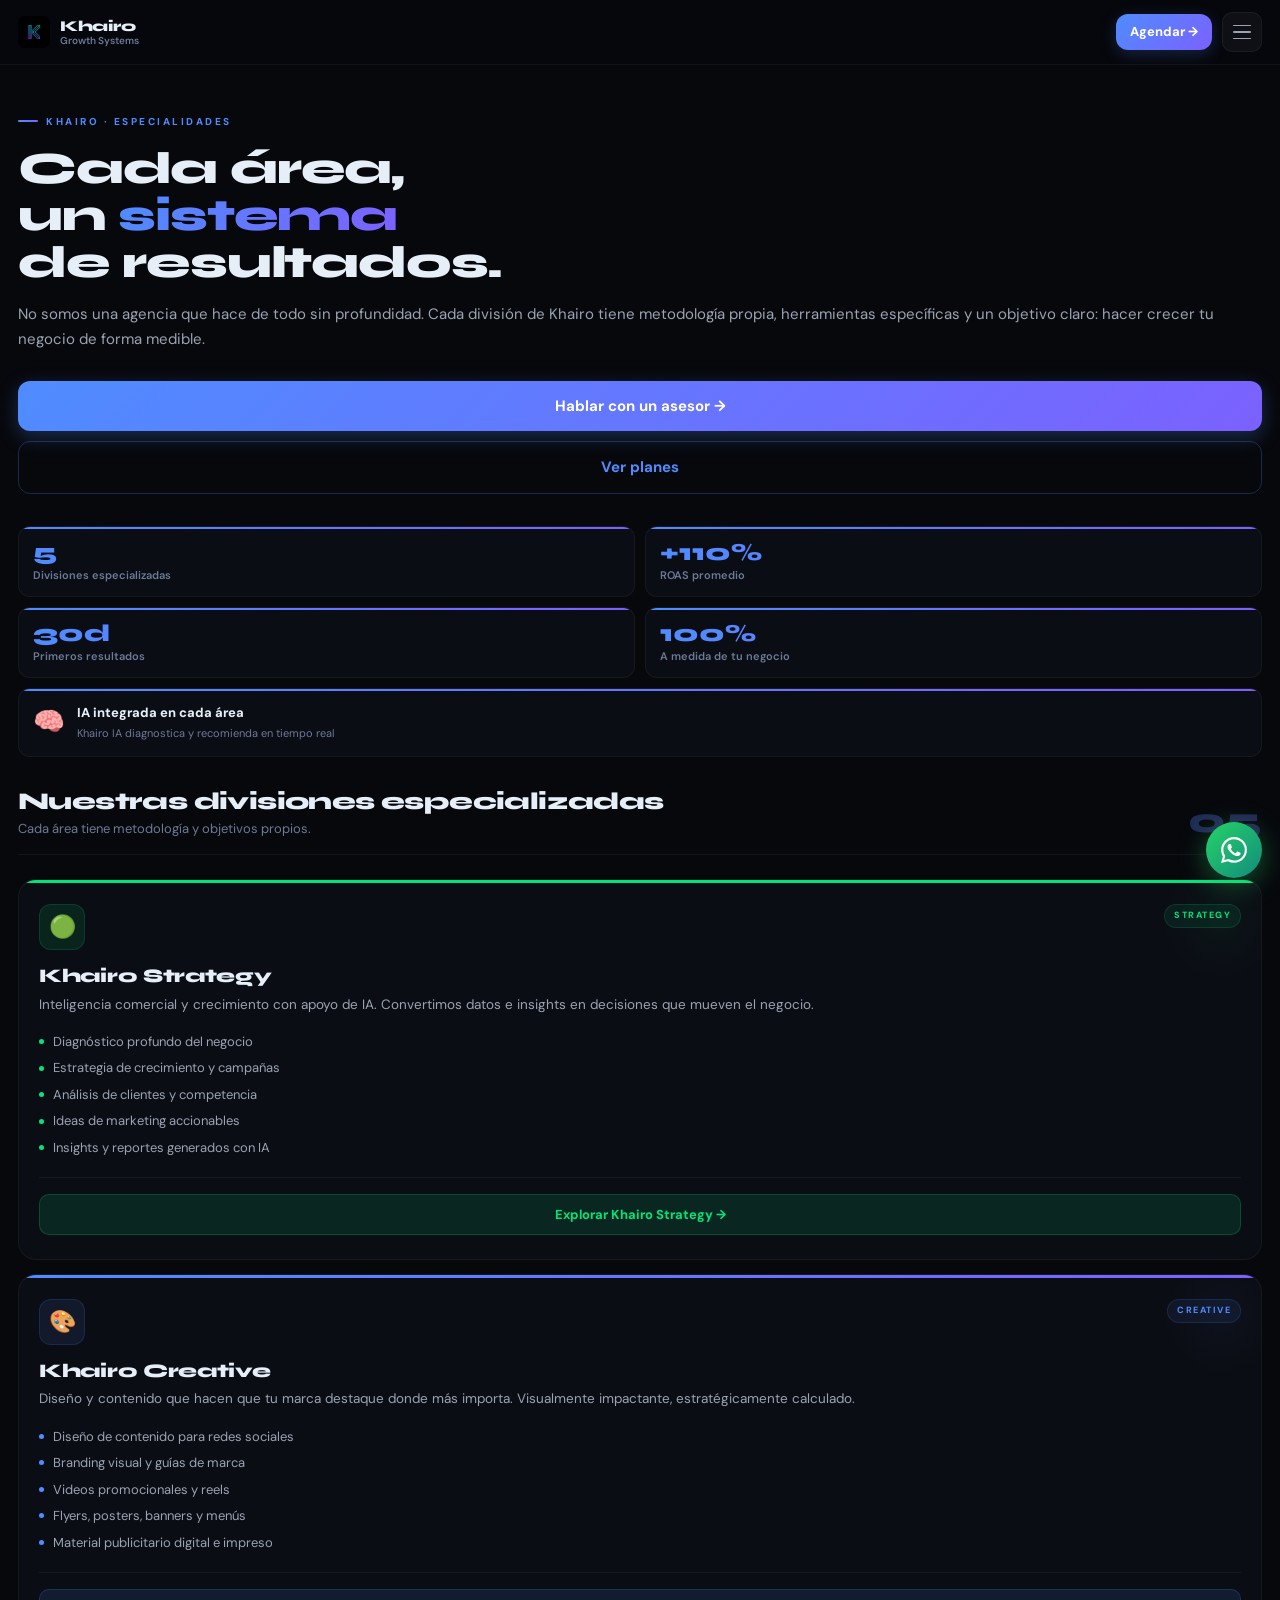
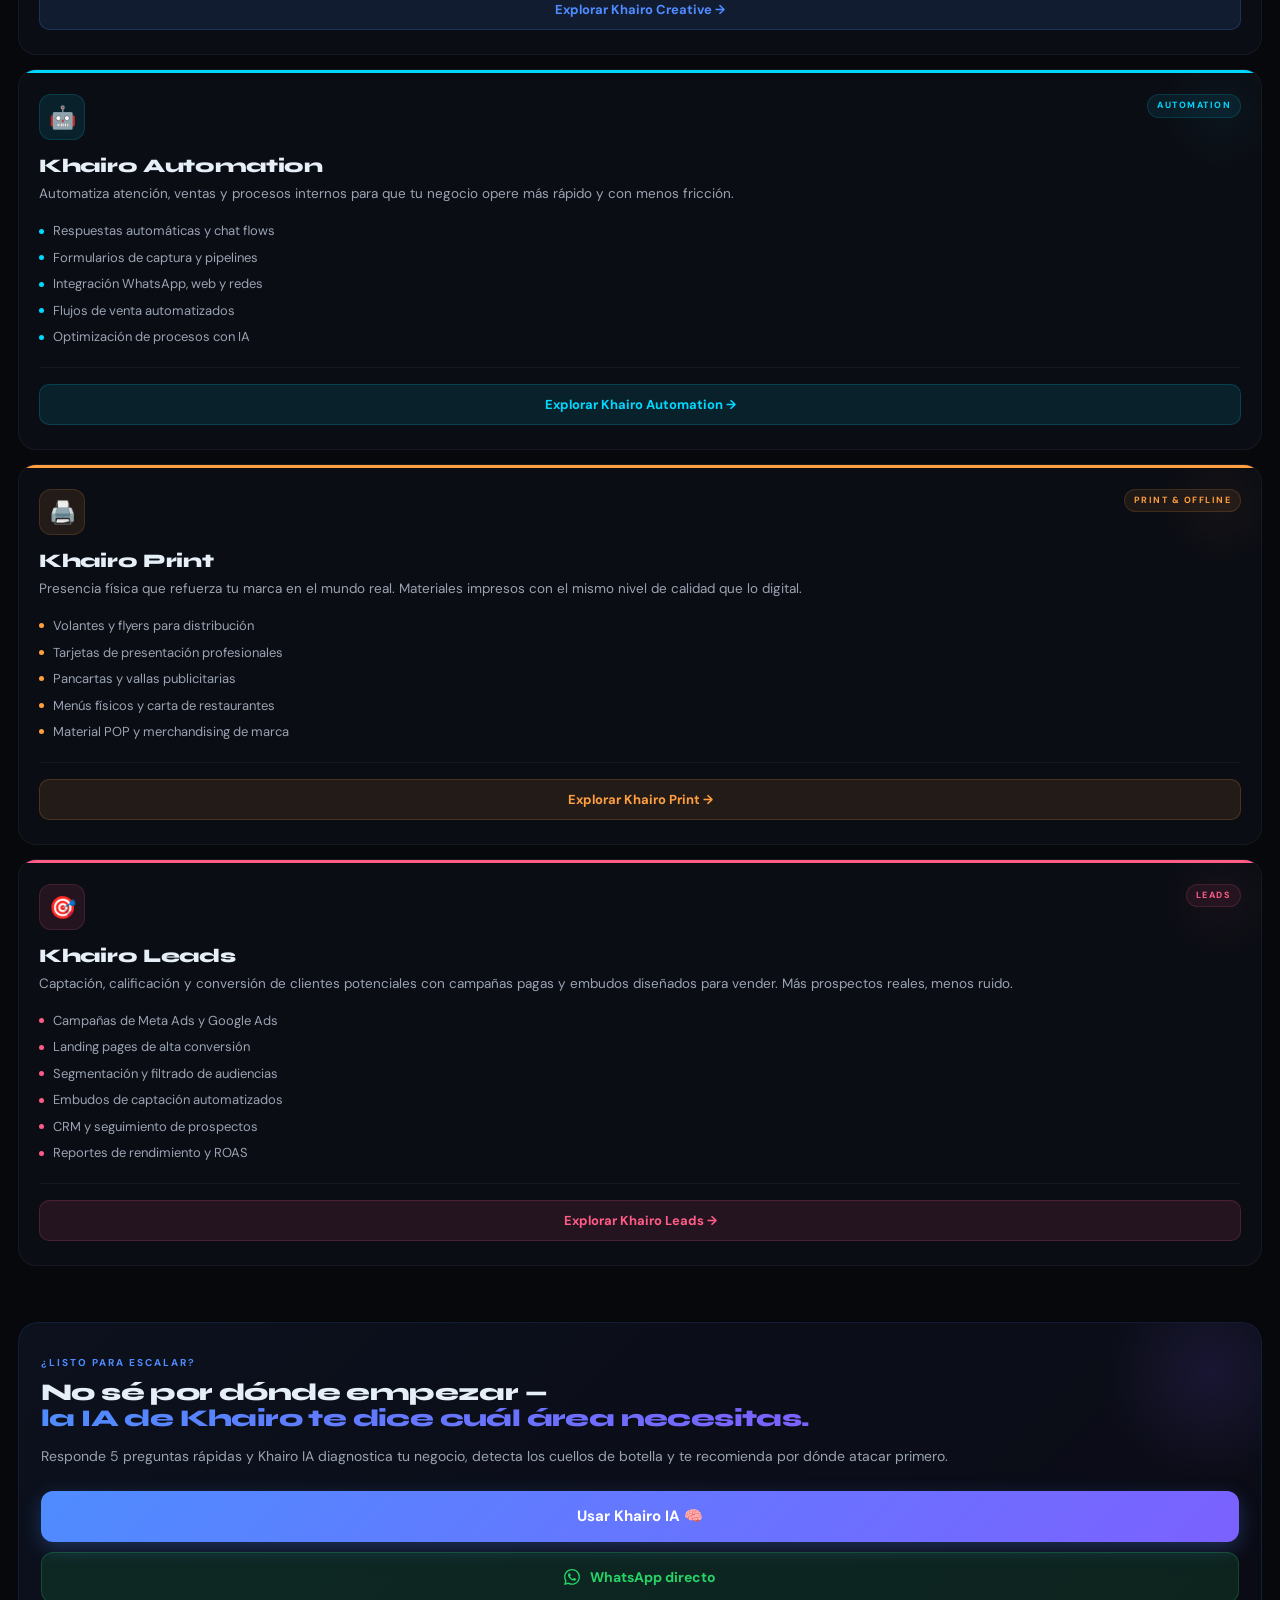
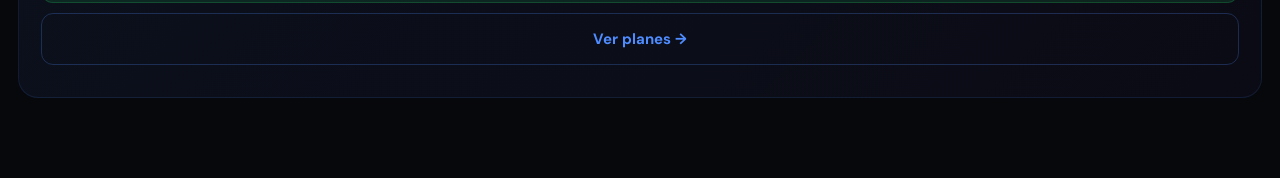
<file: khairo-digital/mobile/areas-especificas.html>
<!DOCTYPE html>
<html lang="es">
<head>
  <meta charset="utf-8" />
  <meta name="viewport" content="width=device-width, initial-scale=1, maximum-scale=1, user-scalable=no" />
  <title>Áreas Específicas · Khairo Growth Systems</title>
  <link rel="icon" type="image/png" sizes="32x32" href="../kairo-icon.png">
  <link rel="apple-touch-icon" href="../kairo-icon.png">
  <meta name="theme-color" content="#07080c">
  <link href="https://fonts.googleapis.com/css2?family=Syne:wght@400;600;700;800&family=DM+Sans:ital,wght@0,300;0,400;0,500;0,600;1,400&display=swap" rel="stylesheet">

  <style>
    :root {
      --bg: #07080c;
      --panel: #0d0f16;
      --card: #0b0d14;
      --border: rgba(255,255,255,0.05);
      --muted: #6b7a96;
      --muted2: #9aa3b2;
      --text: #e6eef8;
      --accent1: #4f8cff;
      --accent2: #7b61ff;
      --green: #00e57a;
      --orange: #ff9f40;
      --cyan: #00d9ff;
      --pink: #ff5c87;
      --radius: 18px;
      --radius-sm: 12px;
      --safe-bottom: env(safe-area-inset-bottom, 0px);
    }

    *, *::before, *::after { box-sizing: border-box; margin: 0; padding: 0; }
    html { scroll-behavior: smooth; -webkit-tap-highlight-color: transparent; }

    body {
      font-family: 'DM Sans', system-ui, sans-serif;
      background: var(--bg);
      color: var(--text);
      -webkit-font-smoothing: antialiased;
      overflow-x: hidden;
      line-height: 1.5;
    }

    /* ─── CANVAS ─── */
    #particles-canvas {
      position: fixed;
      inset: 0;
      pointer-events: none;
      z-index: 0;
    }

    /* ─── SCROLL PROGRESS ─── */
    .scroll-progress {
      position: fixed;
      top: 0; left: 0;
      height: 2px;
      width: 0%;
      background: linear-gradient(90deg, var(--accent1), var(--accent2));
      z-index: 9000;
      transition: width 0.08s linear;
    }

    /* ══════════════════════════════════════════
       ─── HEADER ───
    ══════════════════════════════════════════ */
    header {
      position: sticky;
      top: 0;
      z-index: 800;
      background: rgba(7,8,12,0.92);
      border-bottom: 1px solid var(--border);
      backdrop-filter: blur(20px) saturate(180%);
      -webkit-backdrop-filter: blur(20px) saturate(180%);
    }

    .nav-inner {
      display: flex;
      align-items: center;
      justify-content: space-between;
      padding: 12px 18px;
    }

    .brand {
      display: flex;
      align-items: center;
      gap: 10px;
      text-decoration: none;
      color: var(--text);
    }
    .brand img {
      height: 32px;
      width: auto;
      border-radius: 7px;
    }
    .brand .meta { display: flex; flex-direction: column; line-height: 1; }
    .brand .meta .title { font-family: 'Syne', sans-serif; font-weight: 800; font-size: 15px; letter-spacing: -0.3px; }
    .brand .meta .sub { color: var(--muted); font-size: 10px; font-weight: 600; margin-top: 2px; }

    .nav-right {
      display: flex;
      align-items: center;
      gap: 10px;
    }

    .nav-cta-btn {
      display: inline-flex;
      align-items: center;
      gap: 6px;
      padding: 8px 14px;
      border-radius: var(--radius-sm);
      font-weight: 800;
      font-size: 13px;
      font-family: 'DM Sans', sans-serif;
      text-decoration: none;
      background: linear-gradient(135deg, var(--accent1), var(--accent2));
      color: #fff;
      box-shadow: 0 4px 16px rgba(79,140,255,0.22);
      transition: transform 0.18s;
      white-space: nowrap;
    }
    .nav-cta-btn:active { transform: scale(0.97); }

    /* Hamburger */
    .hamburger {
      width: 40px; height: 40px;
      display: flex;
      flex-direction: column;
      align-items: center;
      justify-content: center;
      gap: 5px;
      background: rgba(255,255,255,0.04);
      border: 1px solid var(--border);
      border-radius: 10px;
      cursor: pointer;
      padding: 0;
    }
    .hamburger span {
      display: block;
      width: 18px; height: 1.5px;
      background: var(--muted2);
      border-radius: 2px;
      transition: all 0.25s;
    }
    .hamburger.active span:nth-child(1) { transform: translateY(6.5px) rotate(45deg); }
    .hamburger.active span:nth-child(2) { opacity: 0; }
    .hamburger.active span:nth-child(3) { transform: translateY(-6.5px) rotate(-45deg); }

    /* ─── DRAWER MENU ─── */
    .drawer-overlay {
      position: fixed;
      inset: 0;
      z-index: 700;
      background: rgba(4,6,15,0.75);
      backdrop-filter: blur(6px);
      -webkit-backdrop-filter: blur(6px);
      opacity: 0;
      pointer-events: none;
      transition: opacity 0.3s;
    }
    .drawer-overlay.active { opacity: 1; pointer-events: all; }

    .drawer {
      position: fixed;
      top: 0; right: 0;
      width: min(280px, 85vw);
      height: 100%;
      background: #0b0d17;
      border-left: 1px solid var(--border);
      z-index: 750;
      transform: translateX(100%);
      transition: transform 0.35s cubic-bezier(.2,.9,.25,1);
      padding: 80px 24px 40px;
      display: flex;
      flex-direction: column;
      gap: 6px;
      overflow-y: auto;
    }
    .drawer.active { transform: translateX(0); }

    .drawer a {
      display: flex;
      align-items: center;
      gap: 12px;
      padding: 14px 16px;
      border-radius: var(--radius-sm);
      text-decoration: none;
      color: var(--muted2);
      font-weight: 600;
      font-size: 15px;
      transition: all 0.18s;
    }
    .drawer a:active { background: rgba(255,255,255,0.04); color: var(--text); }
    .drawer .drawer-divider { height: 1px; background: var(--border); margin: 8px 0; }
    .drawer a.drawer-cta {
      background: linear-gradient(135deg, var(--accent1), var(--accent2));
      color: #fff;
      justify-content: center;
      font-weight: 800;
      margin-top: 8px;
    }

    /* ══════════════════════════════════════════
       ─── HERO ───
    ══════════════════════════════════════════ */
    .hero {
      position: relative;
      z-index: 1;
      padding: 40px 18px 32px;
    }

    .hero-eyebrow {
      display: inline-flex;
      align-items: center;
      gap: 8px;
      font-size: 10px;
      font-weight: 700;
      letter-spacing: 2.5px;
      text-transform: uppercase;
      color: var(--accent1);
      margin-bottom: 16px;
    }
    .hero-eyebrow::before {
      content: '';
      width: 20px; height: 2px;
      background: linear-gradient(90deg, var(--accent1), var(--accent2));
      border-radius: 2px;
    }

    .hero h1 {
      font-family: 'Syne', sans-serif;
      font-size: clamp(2rem, 8vw, 2.8rem);
      font-weight: 800;
      line-height: 1.05;
      letter-spacing: -1.2px;
      margin-bottom: 16px;
    }
    .hero h1 .grad {
      background: linear-gradient(105deg, var(--accent1) 0%, var(--accent2) 100%);
      -webkit-background-clip: text;
      background-clip: text;
      color: transparent;
    }

    .hero-desc {
      color: var(--muted2);
      font-size: 15px;
      line-height: 1.7;
      margin-bottom: 28px;
    }

    /* Hero CTA buttons */
    .hero-cta-row {
      display: flex;
      flex-direction: column;
      gap: 10px;
      margin-bottom: 32px;
    }

    .btn {
      display: inline-flex;
      align-items: center;
      justify-content: center;
      gap: 8px;
      padding: 14px 20px;
      border-radius: var(--radius-sm);
      font-weight: 700;
      font-family: 'DM Sans', sans-serif;
      text-decoration: none;
      cursor: pointer;
      border: 0;
      font-size: 15px;
      transition: transform 0.15s, opacity 0.15s;
      width: 100%;
    }
    .btn:active { transform: scale(0.97); opacity: 0.9; }

    .btn-primary {
      background: linear-gradient(135deg, var(--accent1), var(--accent2));
      color: #fff;
      box-shadow: 0 6px 20px rgba(79,140,255,0.28);
    }
    .btn-ghost {
      border: 1px solid rgba(79,140,255,0.25);
      color: var(--accent1);
      background: transparent;
    }

    /* Hero stats mini-row */
    .hero-stats-mini {
      display: grid;
      grid-template-columns: 1fr 1fr;
      gap: 10px;
    }

    .hero-stat-mini {
      background: var(--card);
      border: 1px solid var(--border);
      border-radius: var(--radius-sm);
      padding: 14px 14px;
      position: relative;
      overflow: hidden;
    }
    .hero-stat-mini::before {
      content: '';
      position: absolute;
      top: 0; left: 0;
      width: 100%; height: 2px;
      background: linear-gradient(90deg, var(--accent1), var(--accent2));
    }
    .stat-num {
      font-family: 'Syne', sans-serif;
      font-size: 1.5rem;
      font-weight: 800;
      background: linear-gradient(90deg, var(--accent1), var(--accent2));
      -webkit-background-clip: text;
      background-clip: text;
      color: transparent;
      line-height: 1;
      margin-bottom: 3px;
    }
    .stat-label { font-size: 11px; color: var(--muted); font-weight: 600; line-height: 1.3; }

    .hero-stat-mini.wide {
      grid-column: span 2;
      display: flex;
      align-items: center;
      gap: 12px;
    }
    .hero-stat-mini.wide .stat-icon { font-size: 1.6rem; flex-shrink: 0; }
    .hero-stat-mini.wide .stat-text { flex: 1; }
    .hero-stat-mini.wide .stat-title { font-weight: 800; font-size: 13px; margin-bottom: 2px; }
    .hero-stat-mini.wide .stat-sub { font-size: 11px; color: var(--muted); }

    /* ══════════════════════════════════════════
       ─── SECTION HEADER ───
    ══════════════════════════════════════════ */
    .section-wrap {
      position: relative;
      z-index: 1;
      padding: 0 18px 56px;
    }

    .section-header {
      display: flex;
      align-items: flex-end;
      justify-content: space-between;
      gap: 12px;
      margin-bottom: 24px;
      padding-bottom: 16px;
      border-bottom: 1px solid var(--border);
    }

    .section-header-left h2 {
      font-family: 'Syne', sans-serif;
      font-size: 1.5rem;
      font-weight: 800;
      letter-spacing: -0.6px;
      line-height: 1.1;
      margin-bottom: 4px;
    }
    .section-header-left p { color: var(--muted); font-size: 13px; }

    .section-count {
      font-family: 'Syne', sans-serif;
      font-size: 2.2rem;
      font-weight: 800;
      background: linear-gradient(135deg, var(--accent1), var(--accent2));
      -webkit-background-clip: text;
      background-clip: text;
      color: transparent;
      opacity: 0.3;
      line-height: 1;
      flex-shrink: 0;
    }

    /* ══════════════════════════════════════════
       ─── AREA CARDS ───
    ══════════════════════════════════════════ */
    .areas-grid {
      display: flex;
      flex-direction: column;
      gap: 14px;
    }

    .area-card {
      background: var(--card);
      border: 1px solid var(--border);
      border-radius: var(--radius);
      padding: 24px 20px;
      position: relative;
      overflow: hidden;
      cursor: pointer;
      transition: transform 0.2s, box-shadow 0.2s;
      opacity: 0;
      animation: cardReveal 0.5s ease-out forwards;
    }

    .area-card:nth-child(1) { animation-delay: 0.05s; }
    .area-card:nth-child(2) { animation-delay: 0.12s; }
    .area-card:nth-child(3) { animation-delay: 0.19s; }
    .area-card:nth-child(4) { animation-delay: 0.26s; }
    .area-card:nth-child(5) { animation-delay: 0.33s; }

    @keyframes cardReveal {
      from { opacity: 0; transform: translateY(20px); }
      to   { opacity: 1; transform: translateY(0); }
    }

    /* Accent top bar */
    .area-card::before {
      content: '';
      position: absolute;
      top: 0; left: 0;
      width: 100%; height: 3px;
      border-radius: var(--radius) var(--radius) 0 0;
    }

    /* Glow top-right */
    .area-card::after {
      content: '';
      position: absolute;
      top: -20px; right: -20px;
      width: 120px; height: 120px;
      border-radius: 50%;
      opacity: 0.5;
      pointer-events: none;
    }

    .area-card:active { transform: scale(0.99); }

    /* Color variants */
    .area-card.strategy::before { background: var(--green); }
    .area-card.strategy::after { background: radial-gradient(circle, rgba(0,229,122,0.08), transparent 70%); }
    .area-card.strategy:active { border-color: rgba(0,229,122,0.25); }

    .area-card.creative::before { background: linear-gradient(90deg, var(--accent1), var(--accent2)); }
    .area-card.creative::after { background: radial-gradient(circle, rgba(79,140,255,0.08), transparent 70%); }
    .area-card.creative:active { border-color: rgba(79,140,255,0.25); }

    .area-card.automation::before { background: var(--cyan); }
    .area-card.automation::after { background: radial-gradient(circle, rgba(0,217,255,0.08), transparent 70%); }
    .area-card.automation:active { border-color: rgba(0,217,255,0.25); }

    .area-card.print::before { background: var(--orange); }
    .area-card.print::after { background: radial-gradient(circle, rgba(255,159,64,0.08), transparent 70%); }
    .area-card.print:active { border-color: rgba(255,159,64,0.25); }

    .area-card.leads::before { background: var(--pink); }
    .area-card.leads::after { background: radial-gradient(circle, rgba(255,92,135,0.08), transparent 70%); }
    .area-card.leads:active { border-color: rgba(255,92,135,0.25); }

    /* Card content */
    .card-top {
      display: flex;
      align-items: flex-start;
      justify-content: space-between;
      gap: 10px;
      margin-bottom: 14px;
    }

    .card-icon-wrap {
      width: 46px; height: 46px;
      border-radius: 12px;
      display: flex;
      align-items: center;
      justify-content: center;
      font-size: 22px;
      flex-shrink: 0;
    }
    .strategy .card-icon-wrap { background: rgba(0,229,122,0.1); border: 1px solid rgba(0,229,122,0.15); }
    .creative .card-icon-wrap { background: rgba(79,140,255,0.1); border: 1px solid rgba(79,140,255,0.15); }
    .automation .card-icon-wrap { background: rgba(0,217,255,0.1); border: 1px solid rgba(0,217,255,0.15); }
    .print .card-icon-wrap { background: rgba(255,159,64,0.1); border: 1px solid rgba(255,159,64,0.15); }
    .leads .card-icon-wrap { background: rgba(255,92,135,0.1); border: 1px solid rgba(255,92,135,0.15); }

    .card-badge {
      font-size: 9px;
      font-weight: 700;
      letter-spacing: 1.5px;
      text-transform: uppercase;
      padding: 4px 9px;
      border-radius: 999px;
    }
    .strategy .card-badge { color: var(--green); background: rgba(0,229,122,0.08); border: 1px solid rgba(0,229,122,0.15); }
    .creative .card-badge { color: var(--accent1); background: rgba(79,140,255,0.08); border: 1px solid rgba(79,140,255,0.15); }
    .automation .card-badge { color: var(--cyan); background: rgba(0,217,255,0.08); border: 1px solid rgba(0,217,255,0.15); }
    .print .card-badge { color: var(--orange); background: rgba(255,159,64,0.08); border: 1px solid rgba(255,159,64,0.15); }
    .leads .card-badge { color: var(--pink); background: rgba(255,92,135,0.08); border: 1px solid rgba(255,92,135,0.15); }

    .card-title {
      font-family: 'Syne', sans-serif;
      font-size: 1.2rem;
      font-weight: 800;
      letter-spacing: -0.3px;
      margin-bottom: 6px;
      line-height: 1.2;
    }

    .card-desc {
      color: var(--muted2);
      font-size: 13.5px;
      line-height: 1.65;
      margin-bottom: 16px;
    }

    /* Feature list */
    .card-features {
      display: flex;
      flex-direction: column;
      gap: 7px;
      margin-bottom: 20px;
    }

    .card-feature {
      display: flex;
      align-items: center;
      gap: 9px;
      font-size: 13px;
      color: var(--muted2);
    }

    .feature-dot {
      width: 5px; height: 5px;
      border-radius: 50%;
      flex-shrink: 0;
    }
    .strategy .feature-dot { background: var(--green); }
    .creative .feature-dot { background: var(--accent1); }
    .automation .feature-dot { background: var(--cyan); }
    .print .feature-dot { background: var(--orange); }
    .leads .feature-dot { background: var(--pink); }

    /* Card divider */
    .card-divider { height: 1px; background: var(--border); margin: 16px 0; }

    /* Card CTA */
    .card-cta {
      display: inline-flex;
      align-items: center;
      gap: 8px;
      padding: 11px 18px;
      border-radius: 10px;
      font-size: 13px;
      font-weight: 700;
      font-family: 'DM Sans', sans-serif;
      text-decoration: none;
      cursor: pointer;
      border: none;
      width: 100%;
      justify-content: center;
    }
    .strategy .card-cta { background: rgba(0,229,122,0.12); color: var(--green); border: 1px solid rgba(0,229,122,0.2); }
    .creative .card-cta { background: rgba(79,140,255,0.12); color: var(--accent1); border: 1px solid rgba(79,140,255,0.2); }
    .automation .card-cta { background: rgba(0,217,255,0.1); color: var(--cyan); border: 1px solid rgba(0,217,255,0.18); }
    .print .card-cta { background: rgba(255,159,64,0.1); color: var(--orange); border: 1px solid rgba(255,159,64,0.18); }
    .leads .card-cta { background: rgba(255,92,135,0.1); color: var(--pink); border: 1px solid rgba(255,92,135,0.18); }

    /* ══════════════════════════════════════════
       ─── CTA SECTION ───
    ══════════════════════════════════════════ */
    .cta-section {
      position: relative;
      z-index: 1;
      padding: 0 18px calc(80px + var(--safe-bottom));
    }

    .cta-block {
      background: linear-gradient(135deg, rgba(79,140,255,0.07), rgba(123,97,255,0.04));
      border: 1px solid rgba(79,140,255,0.12);
      border-radius: 20px;
      padding: 32px 22px;
      position: relative;
      overflow: hidden;
    }

    .cta-block::before {
      content: '';
      position: absolute;
      top: -60px; right: -60px;
      width: 220px; height: 220px;
      border-radius: 50%;
      background: radial-gradient(circle, rgba(123,97,255,0.12), transparent 70%);
      pointer-events: none;
    }

    .cta-eyebrow {
      font-size: 10px;
      font-weight: 700;
      letter-spacing: 2px;
      text-transform: uppercase;
      color: var(--accent1);
      margin-bottom: 10px;
    }

    .cta-title {
      font-family: 'Syne', sans-serif;
      font-size: 1.5rem;
      font-weight: 800;
      letter-spacing: -0.6px;
      line-height: 1.1;
      margin-bottom: 12px;
    }

    .cta-title span {
      background: linear-gradient(105deg, var(--accent1), var(--accent2));
      -webkit-background-clip: text;
      background-clip: text;
      color: transparent;
    }

    .cta-sub { color: var(--muted2); font-size: 14px; line-height: 1.6; margin-bottom: 24px; }

    .cta-actions {
      display: flex;
      flex-direction: column;
      gap: 10px;
    }

    .btn-wa {
      display: inline-flex;
      align-items: center;
      justify-content: center;
      gap: 10px;
      padding: 14px 20px;
      background: rgba(37,211,102,0.12);
      border: 1px solid rgba(37,211,102,0.22);
      border-radius: var(--radius-sm);
      color: #25d366;
      font-size: 14px;
      font-weight: 700;
      font-family: 'DM Sans', sans-serif;
      text-decoration: none;
      width: 100%;
    }

    /* ─── FLOATING WA ─── */
    .fab-wa {
      position: fixed;
      bottom: calc(22px + var(--safe-bottom));
      right: 18px;
      z-index: 700;
      width: 56px; height: 56px;
      border-radius: 50%;
      background: linear-gradient(135deg, #25d366, #128c7e);
      display: flex; align-items: center; justify-content: center;
      box-shadow: 0 6px 28px rgba(37,211,102,0.4);
      text-decoration: none;
      transition: transform 0.2s;
    }
    .fab-wa:active { transform: scale(0.94); }

    /* ══════════════════════════════════════════
       ─── MODAL SYSTEM ───
    ══════════════════════════════════════════ */
    .modal-overlay {
      position: fixed;
      inset: 0;
      z-index: 3000;
      background: rgba(4, 6, 15, 0.85);
      backdrop-filter: blur(10px);
      -webkit-backdrop-filter: blur(10px);
      display: flex;
      align-items: flex-end;
      justify-content: center;
      opacity: 0;
      pointer-events: none;
      transition: opacity 0.3s ease;
    }
    .modal-overlay.active {
      opacity: 1;
      pointer-events: all;
    }

    .modal-sheet {
      width: 100%;
      max-height: 92dvh;
      background: #0b0d17;
      border-radius: 24px 24px 0 0;
      overflow-y: auto;
      overflow-x: hidden;
      -webkit-overflow-scrolling: touch;
      transform: translateY(60px);
      transition: transform 0.4s cubic-bezier(.16,.84,.44,1);
      position: relative;
      scrollbar-width: none;
    }
    .modal-sheet::-webkit-scrollbar { display: none; }
    .modal-overlay.active .modal-sheet { transform: translateY(0); }

    /* Modal drag handle */
    .modal-handle {
      width: 40px; height: 4px;
      background: rgba(255,255,255,0.12);
      border-radius: 3px;
      margin: 12px auto 0;
      flex-shrink: 0;
    }

    /* Modal close */
    .modal-close {
      position: absolute;
      top: 16px; right: 16px;
      z-index: 10;
      width: 38px; height: 38px;
      border-radius: 50%;
      background: rgba(255,255,255,0.07);
      border: 1px solid rgba(255,255,255,0.1);
      color: var(--muted2);
      font-size: 16px;
      display: flex;
      align-items: center;
      justify-content: center;
      cursor: pointer;
      font-family: 'DM Sans', sans-serif;
    }

    /* ── Modal Hero ── */
    .modal-hero {
      position: relative;
      overflow: hidden;
      padding: 20px 20px 28px;
    }

    .modal-hero-bg {
      position: absolute;
      inset: 0;
      pointer-events: none;
      opacity: 0.3;
    }

    .modal-hero-content { position: relative; z-index: 2; }

    .modal-badge-row {
      display: flex;
      align-items: center;
      gap: 8px;
      margin-bottom: 14px;
      flex-wrap: wrap;
    }

    .modal-badge {
      display: inline-flex;
      align-items: center;
      gap: 5px;
      font-size: 9px;
      font-weight: 700;
      letter-spacing: 2px;
      text-transform: uppercase;
      padding: 4px 10px;
      border-radius: 999px;
    }

    .modal-tag {
      font-size: 9px;
      font-weight: 600;
      color: var(--muted);
      letter-spacing: 0.8px;
      text-transform: uppercase;
    }

    .modal-title {
      font-family: 'Syne', sans-serif;
      font-size: clamp(1.8rem, 7vw, 2.4rem);
      font-weight: 800;
      letter-spacing: -1px;
      line-height: 1.05;
      margin-bottom: 10px;
    }

    .modal-subtitle {
      font-size: 14px;
      line-height: 1.65;
      color: var(--muted2);
      margin-bottom: 22px;
    }

    .modal-hero-metrics {
      display: flex;
      gap: 20px;
      flex-wrap: wrap;
    }

    .metric-val {
      font-family: 'Syne', sans-serif;
      font-size: 1.35rem;
      font-weight: 800;
      line-height: 1;
      margin-bottom: 2px;
    }
    .metric-lbl { font-size: 10px; color: var(--muted); font-weight: 600; }

    /* ── Modal Body ── */
    .modal-divider { height: 1px; background: var(--border); margin: 0 20px; }

    .modal-body { padding: 0 20px calc(24px + var(--safe-bottom)); }

    .modal-section { padding: 28px 0 0; }

    .modal-section-label {
      font-size: 9px;
      font-weight: 700;
      letter-spacing: 2.5px;
      text-transform: uppercase;
      color: var(--muted);
      margin-bottom: 6px;
    }

    .modal-section-title {
      font-family: 'Syne', sans-serif;
      font-size: 1.2rem;
      font-weight: 800;
      letter-spacing: -0.4px;
      margin-bottom: 20px;
    }

    /* Services grid — 2 col on mobile */
    .services-grid {
      display: grid;
      grid-template-columns: 1fr 1fr;
      gap: 10px;
    }

    .service-card {
      background: rgba(255,255,255,0.025);
      border: 1px solid var(--border);
      border-radius: 14px;
      padding: 16px 14px;
    }

    .service-icon { font-size: 18px; margin-bottom: 8px; display: block; }
    .service-name { font-family: 'Syne', sans-serif; font-size: 0.82rem; font-weight: 700; margin-bottom: 4px; line-height: 1.2; }
    .service-desc { font-size: 11.5px; color: var(--muted); line-height: 1.55; }

    /* Process steps — vertical on mobile */
    .process-steps {
      display: flex;
      flex-direction: column;
      gap: 0;
      position: relative;
    }

    .process-steps::before {
      content: '';
      position: absolute;
      top: 24px;
      bottom: 24px;
      left: 23px;
      width: 1px;
      background: var(--border);
    }

    .step {
      display: flex;
      align-items: flex-start;
      gap: 16px;
      padding: 0 0 20px 0;
      position: relative;
    }
    .step:last-child { padding-bottom: 0; }

    .step-num {
      width: 48px; height: 48px;
      border-radius: 50%;
      background: var(--card);
      border: 2px solid var(--border);
      display: flex;
      align-items: center;
      justify-content: center;
      font-family: 'Syne', sans-serif;
      font-weight: 800;
      font-size: 13px;
      flex-shrink: 0;
      position: relative;
      z-index: 1;
    }

    .step-content { flex: 1; padding-top: 12px; }
    .step-label { font-size: 13px; font-weight: 700; color: var(--muted2); margin-bottom: 3px; }
    .step-sub { font-size: 12px; color: var(--muted); line-height: 1.45; }

    /* For-who section */
    .forwho-grid {
      display: flex;
      flex-direction: column;
      gap: 10px;
    }

    .forwho-item {
      display: flex;
      align-items: flex-start;
      gap: 12px;
      background: rgba(255,255,255,0.02);
      border: 1px solid var(--border);
      border-radius: 12px;
      padding: 14px 16px;
    }

    .forwho-check {
      width: 22px; height: 22px;
      border-radius: 50%;
      display: flex;
      align-items: center;
      justify-content: center;
      font-size: 10px;
      flex-shrink: 0;
      margin-top: 1px;
    }

    .forwho-text { font-size: 13px; color: var(--muted2); line-height: 1.5; }

    /* CTA bar at bottom of modal */
    .modal-cta-bar {
      margin-top: 28px;
      background: rgba(255,255,255,0.02);
      border: 1px solid rgba(255,255,255,0.06);
      border-radius: 16px;
      padding: 22px 18px;
    }

    .modal-cta-heading {
      font-family: 'Syne', sans-serif;
      font-size: 1rem;
      font-weight: 800;
      margin-bottom: 4px;
    }
    .modal-cta-sub { font-size: 12px; color: var(--muted); margin-bottom: 16px; line-height: 1.5; }

    .modal-cta-btns {
      display: flex;
      flex-direction: column;
      gap: 9px;
    }

    .btn-modal-wa {
      display: inline-flex;
      align-items: center;
      justify-content: center;
      gap: 8px;
      padding: 13px 20px;
      background: rgba(37,211,102,0.12);
      border: 1px solid rgba(37,211,102,0.22);
      border-radius: 10px;
      color: #25d366;
      font-size: 13px;
      font-weight: 700;
      font-family: 'DM Sans', sans-serif;
      text-decoration: none;
      width: 100%;
    }

    .btn-modal-primary {
      display: inline-flex;
      align-items: center;
      justify-content: center;
      gap: 8px;
      padding: 13px 20px;
      border-radius: 10px;
      font-size: 13px;
      font-weight: 700;
      font-family: 'DM Sans', sans-serif;
      text-decoration: none;
      width: 100%;
      color: #fff;
    }

    /* ── Color-specific modal styling ── */
    #modal-strategy .modal-badge { background: rgba(0,229,122,0.1); color: var(--green); border: 1px solid rgba(0,229,122,0.2); }
    #modal-strategy .metric-val { color: var(--green); }
    #modal-strategy .step-num { border-color: rgba(0,229,122,0.35); color: var(--green); }
    #modal-strategy .forwho-check { background: rgba(0,229,122,0.12); color: var(--green); }
    #modal-strategy .btn-modal-primary { background: linear-gradient(135deg,#00e57a,#00b85c); }

    #modal-creative .modal-badge { background: rgba(79,140,255,0.1); color: var(--accent1); border: 1px solid rgba(79,140,255,0.2); }
    #modal-creative .metric-val { background: linear-gradient(90deg,var(--accent1),var(--accent2)); -webkit-background-clip: text; background-clip: text; color: transparent; }
    #modal-creative .step-num { border-color: rgba(79,140,255,0.35); color: var(--accent1); }
    #modal-creative .forwho-check { background: rgba(79,140,255,0.12); color: var(--accent1); }
    #modal-creative .btn-modal-primary { background: linear-gradient(135deg,var(--accent1),var(--accent2)); }

    #modal-automation .modal-badge { background: rgba(0,217,255,0.1); color: var(--cyan); border: 1px solid rgba(0,217,255,0.2); }
    #modal-automation .metric-val { color: var(--cyan); }
    #modal-automation .step-num { border-color: rgba(0,217,255,0.35); color: var(--cyan); }
    #modal-automation .forwho-check { background: rgba(0,217,255,0.12); color: var(--cyan); }
    #modal-automation .btn-modal-primary { background: linear-gradient(135deg,#00d9ff,#0099cc); }

    #modal-print .modal-badge { background: rgba(255,159,64,0.1); color: var(--orange); border: 1px solid rgba(255,159,64,0.2); }
    #modal-print .metric-val { color: var(--orange); }
    #modal-print .step-num { border-color: rgba(255,159,64,0.35); color: var(--orange); }
    #modal-print .forwho-check { background: rgba(255,159,64,0.12); color: var(--orange); }
    #modal-print .btn-modal-primary { background: linear-gradient(135deg,#ff9f40,#e07000); }

    #modal-leads .modal-badge { background: rgba(255,92,135,0.1); color: var(--pink); border: 1px solid rgba(255,92,135,0.2); }
    #modal-leads .metric-val { color: var(--pink); }
    #modal-leads .step-num { border-color: rgba(255,92,135,0.35); color: var(--pink); }
    #modal-leads .forwho-check { background: rgba(255,92,135,0.12); color: var(--pink); }
    #modal-leads .btn-modal-primary { background: linear-gradient(135deg,#ff5c87,#cc2255); }

    /* Extra small screens */
    @media (max-width: 360px) {
      .services-grid { grid-template-columns: 1fr; }
      .hero h1 { font-size: 1.8rem; }
    }
  </style>
</head>
<body>

<!-- PARTICLES -->
<canvas id="particles-canvas"></canvas>

<!-- SCROLL PROGRESS -->
<div class="scroll-progress" id="scrollProgress"></div>

<!-- FLOATING WA -->
<a href="https://wa.me/573212613784?text=Hola%20Khairo,%20quiero%20información%20sobre%20las%20áreas%20específicas" class="fab-wa" target="_blank" aria-label="WhatsApp">
  <svg width="26" height="26" viewBox="0 0 24 24" fill="white"><path d="M17.472 14.382c-.297-.149-1.758-.867-2.03-.967-.273-.099-.471-.148-.67.15-.197.297-.767.966-.94 1.164-.173.199-.347.223-.644.075-.297-.15-1.255-.463-2.39-1.475-.883-.788-1.48-1.761-1.653-2.059-.173-.297-.018-.458.13-.606.134-.133.298-.347.446-.52.149-.174.198-.298.298-.497.099-.198.05-.371-.025-.52-.075-.149-.669-1.612-.916-2.207-.242-.579-.487-.5-.669-.51-.173-.008-.371-.01-.57-.01-.198 0-.52.074-.792.372-.272.297-1.04 1.016-1.04 2.479 0 1.462 1.065 2.875 1.213 3.074.149.198 2.096 3.2 5.077 4.487.709.306 1.262.489 1.694.625.712.227 1.36.195 1.871.118.571-.085 1.758-.719 2.006-1.413.248-.694.248-1.289.173-1.413-.074-.124-.272-.198-.57-.347m-5.421 7.403h-.004a9.87 9.87 0 01-5.031-1.378l-.361-.214-3.741.982.998-3.648-.235-.374a9.86 9.86 0 01-1.51-5.26c.001-5.45 4.436-9.884 9.888-9.884 2.64 0 5.122 1.03 6.988 2.898a9.825 9.825 0 012.893 6.994c-.003 5.45-4.437 9.884-9.885 9.884m8.413-18.297A11.815 11.815 0 0012.05 0C5.495 0 .16 5.335.157 11.892c0 2.096.547 4.142 1.588 5.945L.057 24l6.305-1.654a11.882 11.882 0 005.683 1.448h.005c6.554 0 11.89-5.335 11.893-11.893a11.821 11.821 0 00-3.48-8.413z"/></svg>
</a>

<!-- DRAWER OVERLAY -->
<div class="drawer-overlay" id="drawerOverlay" onclick="closeDrawer()"></div>

<!-- DRAWER MENU -->
<nav class="drawer" id="drawerMenu" role="navigation" aria-label="Menú principal">
  <a href="index.html">🏠 Inicio</a>
  <a href="catalogo-kairo.html">📖 Catálogo</a>
  <a href="index.html#planes">💎 Planes</a>
  <div class="drawer-divider"></div>
  <a href="https://wa.me/573212613784?text=Hola%20Khairo,%20quiero%20asesoría" class="drawer-cta" target="_blank">Agendar ahora →</a>
</nav>

<!-- HEADER -->
<header>
  <div class="nav-inner">
    <a href="index.html" class="brand">
      <img src="../kairo-icon.png" alt="Khairo">
      <div class="meta">
        <div class="title">Khairo</div>
        <div class="sub">Growth Systems</div>
      </div>
    </a>
    <div class="nav-right">
      <a href="https://wa.me/573212613784?text=Hola%20Khairo,%20quiero%20asesoría" class="nav-cta-btn" target="_blank">Agendar →</a>
      <button class="hamburger" id="hamburgerBtn" onclick="toggleDrawer()" aria-label="Menú">
        <span></span><span></span><span></span>
      </button>
    </div>
  </div>
</header>

<!-- HERO -->
<section class="hero">
  <div class="hero-eyebrow">Khairo · Especialidades</div>
  <h1>Cada área,<br>un <span class="grad">sistema</span><br>de resultados.</h1>
  <p class="hero-desc">No somos una agencia que hace de todo sin profundidad. Cada división de Khairo tiene metodología propia, herramientas específicas y un objetivo claro: hacer crecer tu negocio de forma medible.</p>
  <div class="hero-cta-row">
    <a href="https://wa.me/573212613784?text=Hola%20Khairo,%20quiero%20asesoría%20sobre%20áreas%20específicas" class="btn btn-primary" target="_blank">Hablar con un asesor →</a>
    <a href="index.html#planes" class="btn btn-ghost">Ver planes</a>
  </div>
  <div class="hero-stats-mini">
    <div class="hero-stat-mini">
      <div class="stat-num">5</div>
      <div class="stat-label">Divisiones especializadas</div>
    </div>
    <div class="hero-stat-mini">
      <div class="stat-num">+110%</div>
      <div class="stat-label">ROAS promedio</div>
    </div>
    <div class="hero-stat-mini">
      <div class="stat-num">30d</div>
      <div class="stat-label">Primeros resultados</div>
    </div>
    <div class="hero-stat-mini">
      <div class="stat-num">100%</div>
      <div class="stat-label">A medida de tu negocio</div>
    </div>
    <div class="hero-stat-mini wide">
      <div class="stat-icon">🧠</div>
      <div class="stat-text">
        <div class="stat-title">IA integrada en cada área</div>
        <div class="stat-sub">Khairo IA diagnostica y recomienda en tiempo real</div>
      </div>
    </div>
  </div>
</section>

<!-- AREAS -->
<div class="section-wrap">
  <div class="section-header">
    <div class="section-header-left">
      <h2>Nuestras divisiones especializadas</h2>
      <p>Cada área tiene metodología y objetivos propios.</p>
    </div>
    <div class="section-count">05</div>
  </div>

  <div class="areas-grid">

    <!-- STRATEGY -->
    <div class="area-card strategy">
      <div class="card-top">
        <div class="card-icon-wrap">🟢</div>
        <span class="card-badge">Strategy</span>
      </div>
      <div class="card-title">Khairo Strategy</div>
      <div class="card-desc">Inteligencia comercial y crecimiento con apoyo de IA. Convertimos datos e insights en decisiones que mueven el negocio.</div>
      <div class="card-features">
        <div class="card-feature"><div class="feature-dot"></div>Diagnóstico profundo del negocio</div>
        <div class="card-feature"><div class="feature-dot"></div>Estrategia de crecimiento y campañas</div>
        <div class="card-feature"><div class="feature-dot"></div>Análisis de clientes y competencia</div>
        <div class="card-feature"><div class="feature-dot"></div>Ideas de marketing accionables</div>
        <div class="card-feature"><div class="feature-dot"></div>Insights y reportes generados con IA</div>
      </div>
      <div class="card-divider"></div>
      <button class="card-cta" onclick="openModal('strategy')">Explorar Khairo Strategy →</button>
    </div>

    <!-- CREATIVE -->
    <div class="area-card creative">
      <div class="card-top">
        <div class="card-icon-wrap">🎨</div>
        <span class="card-badge">Creative</span>
      </div>
      <div class="card-title">Khairo Creative</div>
      <div class="card-desc">Diseño y contenido que hacen que tu marca destaque donde más importa. Visualmente impactante, estratégicamente calculado.</div>
      <div class="card-features">
        <div class="card-feature"><div class="feature-dot"></div>Diseño de contenido para redes sociales</div>
        <div class="card-feature"><div class="feature-dot"></div>Branding visual y guías de marca</div>
        <div class="card-feature"><div class="feature-dot"></div>Videos promocionales y reels</div>
        <div class="card-feature"><div class="feature-dot"></div>Flyers, posters, banners y menús</div>
        <div class="card-feature"><div class="feature-dot"></div>Material publicitario digital e impreso</div>
      </div>
      <div class="card-divider"></div>
      <button class="card-cta" onclick="openModal('creative')">Explorar Khairo Creative →</button>
    </div>

    <!-- AUTOMATION -->
    <div class="area-card automation">
      <div class="card-top">
        <div class="card-icon-wrap">🤖</div>
        <span class="card-badge">Automation</span>
      </div>
      <div class="card-title">Khairo Automation</div>
      <div class="card-desc">Automatiza atención, ventas y procesos internos para que tu negocio opere más rápido y con menos fricción.</div>
      <div class="card-features">
        <div class="card-feature"><div class="feature-dot"></div>Respuestas automáticas y chat flows</div>
        <div class="card-feature"><div class="feature-dot"></div>Formularios de captura y pipelines</div>
        <div class="card-feature"><div class="feature-dot"></div>Integración WhatsApp, web y redes</div>
        <div class="card-feature"><div class="feature-dot"></div>Flujos de venta automatizados</div>
        <div class="card-feature"><div class="feature-dot"></div>Optimización de procesos con IA</div>
      </div>
      <div class="card-divider"></div>
      <button class="card-cta" onclick="openModal('automation')">Explorar Khairo Automation →</button>
    </div>

    <!-- PRINT -->
    <div class="area-card print">
      <div class="card-top">
        <div class="card-icon-wrap">🖨️</div>
        <span class="card-badge">Print & Offline</span>
      </div>
      <div class="card-title">Khairo Print</div>
      <div class="card-desc">Presencia física que refuerza tu marca en el mundo real. Materiales impresos con el mismo nivel de calidad que lo digital.</div>
      <div class="card-features">
        <div class="card-feature"><div class="feature-dot"></div>Volantes y flyers para distribución</div>
        <div class="card-feature"><div class="feature-dot"></div>Tarjetas de presentación profesionales</div>
        <div class="card-feature"><div class="feature-dot"></div>Pancartas y vallas publicitarias</div>
        <div class="card-feature"><div class="feature-dot"></div>Menús físicos y carta de restaurantes</div>
        <div class="card-feature"><div class="feature-dot"></div>Material POP y merchandising de marca</div>
      </div>
      <div class="card-divider"></div>
      <button class="card-cta" onclick="openModal('print')">Explorar Khairo Print →</button>
    </div>

    <!-- LEADS -->
    <div class="area-card leads">
      <div class="card-top">
        <div class="card-icon-wrap">🎯</div>
        <span class="card-badge">Leads</span>
      </div>
      <div class="card-title">Khairo Leads</div>
      <div class="card-desc">Captación, calificación y conversión de clientes potenciales con campañas pagas y embudos diseñados para vender. Más prospectos reales, menos ruido.</div>
      <div class="card-features">
        <div class="card-feature"><div class="feature-dot"></div>Campañas de Meta Ads y Google Ads</div>
        <div class="card-feature"><div class="feature-dot"></div>Landing pages de alta conversión</div>
        <div class="card-feature"><div class="feature-dot"></div>Segmentación y filtrado de audiencias</div>
        <div class="card-feature"><div class="feature-dot"></div>Embudos de captación automatizados</div>
        <div class="card-feature"><div class="feature-dot"></div>CRM y seguimiento de prospectos</div>
        <div class="card-feature"><div class="feature-dot"></div>Reportes de rendimiento y ROAS</div>
      </div>
      <div class="card-divider"></div>
      <button class="card-cta" onclick="openModal('leads')">Explorar Khairo Leads →</button>
    </div>

  </div>
</div>

<!-- CTA FINAL -->
<div class="cta-section">
  <div class="cta-block">
    <div class="cta-eyebrow">¿Listo para escalar?</div>
    <div class="cta-title">No sé por dónde empezar —<br><span>la IA de Khairo te dice cuál área necesitas.</span></div>
    <div class="cta-sub">Responde 5 preguntas rápidas y Khairo IA diagnostica tu negocio, detecta los cuellos de botella y te recomienda por dónde atacar primero.</div>
    <div class="cta-actions">
      <a href="index.html" class="btn btn-primary">Usar Khairo IA 🧠</a>
      <a href="https://wa.me/573212613784?text=Hola%20Khairo,%20quiero%20asesoría%20personalizada" class="btn-wa" target="_blank">
        <svg width="16" height="16" viewBox="0 0 24 24" fill="currentColor"><path d="M17.472 14.382c-.297-.149-1.758-.867-2.03-.967-.273-.099-.471-.148-.67.15-.197.297-.767.966-.94 1.164-.173.199-.347.223-.644.075-.297-.15-1.255-.463-2.39-1.475-.883-.788-1.48-1.761-1.653-2.059-.173-.297-.018-.458.13-.606.134-.133.298-.347.446-.52.149-.174.198-.298.298-.497.099-.198.05-.371-.025-.52-.075-.149-.669-1.612-.916-2.207-.242-.579-.487-.5-.669-.51-.173-.008-.371-.01-.57-.01-.198 0-.52.074-.792.372-.272.297-1.04 1.016-1.04 2.479 0 1.462 1.065 2.875 1.213 3.074.149.198 2.096 3.2 5.077 4.487.709.306 1.262.489 1.694.625.712.227 1.36.195 1.871.118.571-.085 1.758-.719 2.006-1.413.248-.694.248-1.289.173-1.413-.074-.124-.272-.198-.57-.347m-5.421 7.403h-.004a9.87 9.87 0 01-5.031-1.378l-.361-.214-3.741.982.998-3.648-.235-.374a9.86 9.86 0 01-1.51-5.26c.001-5.45 4.436-9.884 9.888-9.884 2.64 0 5.122 1.03 6.988 2.898a9.825 9.825 0 012.893 6.994c-.003 5.45-4.437 9.884-9.885 9.884m8.413-18.297A11.815 11.815 0 0012.05 0C5.495 0 .16 5.335.157 11.892c0 2.096.547 4.142 1.588 5.945L.057 24l6.305-1.654a11.882 11.882 0 005.683 1.448h.005c6.554 0 11.89-5.335 11.893-11.893a11.821 11.821 0 00-3.48-8.413z"/></svg>
        WhatsApp directo
      </a>
      <a href="index.html#planes" class="btn btn-ghost">Ver planes →</a>
    </div>
  </div>
</div>


<!-- ══════════════════════════════════════════════
     MODAL: KHAIRO STRATEGY
══════════════════════════════════════════════ -->
<div class="modal-overlay" id="modal-strategy" role="dialog" aria-modal="true" aria-label="Khairo Strategy" aria-hidden="true">
  <div class="modal-sheet">
    <div class="modal-handle"></div>
    <button class="modal-close" onclick="closeModal('strategy')" aria-label="Cerrar">✕</button>

    <div class="modal-hero" style="background: linear-gradient(135deg, rgba(0,229,122,0.06) 0%, rgba(0,180,80,0.02) 100%);">
      <svg class="modal-hero-bg" viewBox="0 0 400 200" preserveAspectRatio="xMidYMid slice" xmlns="http://www.w3.org/2000/svg">
        <circle cx="360" cy="40" r="120" fill="none" stroke="rgba(0,229,122,0.07)" stroke-width="1"/>
        <circle cx="360" cy="40" r="60" fill="none" stroke="rgba(0,229,122,0.05)" stroke-width="1"/>
        <line x1="0" y1="100" x2="400" y2="100" stroke="rgba(0,229,122,0.05)" stroke-width="1"/>
      </svg>
      <div class="modal-hero-content">
        <div class="modal-badge-row">
          <span class="modal-badge">🟢 Strategy</span>
          <span class="modal-tag">División · Khairo</span>
        </div>
        <h2 class="modal-title">Khairo <span style="color:#00e57a;">Strategy</span></h2>
        <p class="modal-subtitle">Inteligencia comercial y crecimiento con apoyo de IA. Convertimos datos, insights y análisis profundos en decisiones claras que mueven tu negocio hacia adelante.</p>
        <div class="modal-hero-metrics">
          <div class="metric-item">
            <div class="metric-val">+110%</div>
            <div class="metric-lbl">ROAS promedio</div>
          </div>
          <div class="metric-item">
            <div class="metric-val">5 días</div>
            <div class="metric-lbl">Plan estratégico listo</div>
          </div>
          <div class="metric-item">
            <div class="metric-val">100%</div>
            <div class="metric-lbl">Personalizado</div>
          </div>
        </div>
      </div>
    </div>

    <div class="modal-divider"></div>
    <div class="modal-body">
      <div class="modal-section">
        <div class="modal-section-label">Lo que hacemos</div>
        <div class="modal-section-title">Servicios de <span style="color:#00e57a;">Strategy</span></div>
        <div class="services-grid">
          <div class="service-card">
            <span class="service-icon">🔍</span>
            <div class="service-name">Diagnóstico Profundo</div>
            <div class="service-desc">Auditoría completa de tu negocio, canales y puntos ciegos que frenan el crecimiento.</div>
          </div>
          <div class="service-card">
            <span class="service-icon">🗺️</span>
            <div class="service-name">Mapa de Crecimiento</div>
            <div class="service-desc">Plan estratégico por fases con objetivos medibles y acciones concretas.</div>
          </div>
          <div class="service-card">
            <span class="service-icon">📊</span>
            <div class="service-name">Análisis de Mercado</div>
            <div class="service-desc">Investigación de competidores, audiencias y oportunidades de posicionamiento.</div>
          </div>
          <div class="service-card">
            <span class="service-icon">🧠</span>
            <div class="service-name">Marketing Intelligence</div>
            <div class="service-desc">Dashboards con IA para monitorear KPIs y detectar alertas en tiempo real.</div>
          </div>
          <div class="service-card">
            <span class="service-icon">📈</span>
            <div class="service-name">Estrategia de Campañas</div>
            <div class="service-desc">Campañas integrales que conectan canales pagos, orgánicos y contenido.</div>
          </div>
          <div class="service-card">
            <span class="service-icon">📋</span>
            <div class="service-name">Reportes Estratégicos</div>
            <div class="service-desc">Informes con IA que traducen datos en insights accionables y próximos pasos.</div>
          </div>
        </div>
      </div>

      <div class="modal-section">
        <div class="modal-section-label">Metodología</div>
        <div class="modal-section-title">Cómo trabajamos</div>
        <div class="process-steps">
          <div class="step"><div class="step-num">01</div><div class="step-content"><div class="step-label">Auditoría</div><div class="step-sub">Analizamos tu negocio desde adentro: canales, métricas, oferta y mercado.</div></div></div>
          <div class="step"><div class="step-num">02</div><div class="step-content"><div class="step-label">Diagnóstico</div><div class="step-sub">Identificamos cuellos de botella, oportunidades y prioridades reales.</div></div></div>
          <div class="step"><div class="step-num">03</div><div class="step-content"><div class="step-label">Estrategia</div><div class="step-sub">Diseñamos el plan de crecimiento con KPIs, tiempos y acciones concretas.</div></div></div>
          <div class="step"><div class="step-num">04</div><div class="step-content"><div class="step-label">Ejecución</div><div class="step-sub">Activamos cada iniciativa con las áreas correctas de Khairo.</div></div></div>
          <div class="step"><div class="step-num">05</div><div class="step-content"><div class="step-label">Optimización</div><div class="step-sub">Medimos, ajustamos y escalamos lo que está funcionando.</div></div></div>
        </div>
      </div>

      <div class="modal-section">
        <div class="modal-section-label">¿Es para ti?</div>
        <div class="modal-section-title">Khairo Strategy es ideal si...</div>
        <div class="forwho-grid">
          <div class="forwho-item"><div class="forwho-check">✓</div><div class="forwho-text">Sientes que inviertes en marketing pero no ves resultados claros ni medibles.</div></div>
          <div class="forwho-item"><div class="forwho-check">✓</div><div class="forwho-text">Tu negocio crece lento y no sabes exactamente por dónde atacar primero.</div></div>
          <div class="forwho-item"><div class="forwho-check">✓</div><div class="forwho-text">Quieres tomar decisiones con datos reales, no con intuición ni corazonadas.</div></div>
          <div class="forwho-item"><div class="forwho-check">✓</div><div class="forwho-text">Necesitas un plan de acción claro para los próximos 90 días de tu negocio.</div></div>
        </div>
      </div>

      <div class="modal-cta-bar">
        <div class="modal-cta-heading">¿Listo para tomar decisiones con datos?</div>
        <div class="modal-cta-sub">Agenda una sesión de diagnóstico gratuita — sin compromiso, con claridad total.</div>
        <div class="modal-cta-btns">
          <a href="https://wa.me/573212613784?text=Hola%20Khairo,%20quiero%20saber%20más%20sobre%20Khairo%20Strategy" class="btn-modal-wa" target="_blank">
            <svg width="14" height="14" viewBox="0 0 24 24" fill="currentColor"><path d="M17.472 14.382c-.297-.149-1.758-.867-2.03-.967-.273-.099-.471-.148-.67.15-.197.297-.767.966-.94 1.164-.173.199-.347.223-.644.075-.297-.15-1.255-.463-2.39-1.475-.883-.788-1.48-1.761-1.653-2.059-.173-.297-.018-.458.13-.606.134-.133.298-.347.446-.52.149-.174.198-.298.298-.497.099-.198.05-.371-.025-.52-.075-.149-.669-1.612-.916-2.207-.242-.579-.487-.5-.669-.51-.173-.008-.371-.01-.57-.01-.198 0-.52.074-.792.372-.272.297-1.04 1.016-1.04 2.479 0 1.462 1.065 2.875 1.213 3.074.149.198 2.096 3.2 5.077 4.487.709.306 1.262.489 1.694.625.712.227 1.36.195 1.871.118.571-.085 1.758-.719 2.006-1.413.248-.694.248-1.289.173-1.413-.074-.124-.272-.198-.57-.347m-5.421 7.403h-.004a9.87 9.87 0 01-5.031-1.378l-.361-.214-3.741.982.998-3.648-.235-.374a9.86 9.86 0 01-1.51-5.26c.001-5.45 4.436-9.884 9.888-9.884 2.64 0 5.122 1.03 6.988 2.898a9.825 9.825 0 012.893 6.994c-.003 5.45-4.437 9.884-9.885 9.884m8.413-18.297A11.815 11.815 0 0012.05 0C5.495 0 .16 5.335.157 11.892c0 2.096.547 4.142 1.588 5.945L.057 24l6.305-1.654a11.882 11.882 0 005.683 1.448h.005c6.554 0 11.89-5.335 11.893-11.893a11.821 11.821 0 00-3.48-8.413z"/></svg>
            WhatsApp
          </a>
          <a href="https://wa.me/573212613784?text=Hola%20Khairo,%20quiero%20una%20sesión%20de%20diagnóstico%20de%20Strategy" class="btn-modal-primary" target="_blank">Agendar diagnóstico →</a>
        </div>
      </div>
    </div>
  </div>
</div>


<!-- ══════════════════════════════════════════════
     MODAL: KHAIRO CREATIVE
══════════════════════════════════════════════ -->
<div class="modal-overlay" id="modal-creative" role="dialog" aria-modal="true" aria-label="Khairo Creative" aria-hidden="true">
  <div class="modal-sheet">
    <div class="modal-handle"></div>
    <button class="modal-close" onclick="closeModal('creative')" aria-label="Cerrar">✕</button>

    <div class="modal-hero" style="background: linear-gradient(135deg, rgba(79,140,255,0.07) 0%, rgba(123,97,255,0.04) 100%);">
      <svg class="modal-hero-bg" viewBox="0 0 400 200" preserveAspectRatio="xMidYMid slice" xmlns="http://www.w3.org/2000/svg">
        <circle cx="360" cy="30" r="150" fill="none" stroke="rgba(79,140,255,0.06)" stroke-width="1"/>
        <circle cx="360" cy="30" r="80" fill="none" stroke="rgba(123,97,255,0.05)" stroke-width="1"/>
        <line x1="0" y1="150" x2="400" y2="150" stroke="rgba(79,140,255,0.04)" stroke-width="1"/>
      </svg>
      <div class="modal-hero-content">
        <div class="modal-badge-row">
          <span class="modal-badge">🎨 Creative</span>
          <span class="modal-tag">División · Khairo</span>
        </div>
        <h2 class="modal-title">Khairo <span style="background:linear-gradient(90deg,#4f8cff,#7b61ff);-webkit-background-clip:text;background-clip:text;color:transparent;">Creative</span></h2>
        <p class="modal-subtitle">Tu marca, vista y sentida donde más importa. Diseño y contenido visualmente impactante, estratégicamente calculado para generar impresión, conexión y conversión.</p>
        <div class="modal-hero-metrics">
          <div class="metric-item"><div class="metric-val">+3x</div><div class="metric-lbl">Engagement</div></div>
          <div class="metric-item"><div class="metric-val">48h</div><div class="metric-lbl">Entrega express</div></div>
          <div class="metric-item"><div class="metric-val">5+</div><div class="metric-lbl">Formatos por entrega</div></div>
        </div>
      </div>
    </div>

    <div class="modal-divider"></div>
    <div class="modal-body">
      <div class="modal-section">
        <div class="modal-section-label">Lo que hacemos</div>
        <div class="modal-section-title">Servicios de <span style="background:linear-gradient(90deg,#4f8cff,#7b61ff);-webkit-background-clip:text;background-clip:text;color:transparent;">Creative</span></div>
        <div class="services-grid">
          <div class="service-card"><span class="service-icon">📱</span><div class="service-name">Contenido para Redes</div><div class="service-desc">Posts, stories, carrouseles y reels por plataforma.</div></div>
          <div class="service-card"><span class="service-icon">🎯</span><div class="service-name">Identidad Visual</div><div class="service-desc">Logo, paleta, tipografías y guía de marca completa.</div></div>
          <div class="service-card"><span class="service-icon">🎬</span><div class="service-name">Video & Motion</div><div class="service-desc">Reels, videos promocionales y animaciones para campañas.</div></div>
          <div class="service-card"><span class="service-icon">🖼️</span><div class="service-name">Banners & Publicidad</div><div class="service-desc">Banners digitales y materiales para Meta Ads y Google.</div></div>
          <div class="service-card"><span class="service-icon">🍽️</span><div class="service-name">Menús & Cartas</div><div class="service-desc">Diseño de menús digitales e impresos para negocios.</div></div>
          <div class="service-card"><span class="service-icon">✨</span><div class="service-name">Piezas Especiales</div><div class="service-desc">Presentaciones, catálogos y piezas creativas a medida.</div></div>
        </div>
      </div>

      <div class="modal-section">
        <div class="modal-section-label">Metodología</div>
        <div class="modal-section-title">Nuestro proceso creativo</div>
        <div class="process-steps">
          <div class="step"><div class="step-num">01</div><div class="step-content"><div class="step-label">Briefing</div><div class="step-sub">Entendemos tu marca, objetivos, audiencia y referentes visuales.</div></div></div>
          <div class="step"><div class="step-num">02</div><div class="step-content"><div class="step-label">Concepto</div><div class="step-sub">Definimos dirección creativa, estética y mensajes clave.</div></div></div>
          <div class="step"><div class="step-num">03</div><div class="step-content"><div class="step-label">Propuesta</div><div class="step-sub">Presentamos las piezas iniciales para tu revisión y feedback.</div></div></div>
          <div class="step"><div class="step-num">04</div><div class="step-content"><div class="step-label">Ajustes</div><div class="step-sub">Refinamos hasta que cada detalle esté exactamente como lo quieres.</div></div></div>
          <div class="step"><div class="step-num">05</div><div class="step-content"><div class="step-label">Entrega</div><div class="step-sub">Archivos listos en todos los formatos y plataformas necesarias.</div></div></div>
        </div>
      </div>

      <div class="modal-section">
        <div class="modal-section-label">¿Es para ti?</div>
        <div class="modal-section-title">Khairo Creative es ideal si...</div>
        <div class="forwho-grid">
          <div class="forwho-item"><div class="forwho-check">✓</div><div class="forwho-text">Tu marca no tiene una identidad visual clara o consistente en redes sociales.</div></div>
          <div class="forwho-item"><div class="forwho-check">✓</div><div class="forwho-text">Publicas contenido pero no genera la interacción ni el alcance que esperas.</div></div>
          <div class="forwho-item"><div class="forwho-check">✓</div><div class="forwho-text">Quieres lanzar tu marca con una imagen profesional y diferenciada.</div></div>
          <div class="forwho-item"><div class="forwho-check">✓</div><div class="forwho-text">Necesitas contenido de calidad de forma constante sin depender de freelancers.</div></div>
        </div>
      </div>

      <div class="modal-cta-bar">
        <div class="modal-cta-heading">¿Tu marca merece verse diferente?</div>
        <div class="modal-cta-sub">Cuéntanos tu proyecto — te respondemos en menos de 24 horas con una propuesta.</div>
        <div class="modal-cta-btns">
          <a href="https://wa.me/573212613784?text=Hola%20Khairo,%20quiero%20saber%20más%20sobre%20Khairo%20Creative" class="btn-modal-wa" target="_blank">
            <svg width="14" height="14" viewBox="0 0 24 24" fill="currentColor"><path d="M17.472 14.382c-.297-.149-1.758-.867-2.03-.967-.273-.099-.471-.148-.67.15-.197.297-.767.966-.94 1.164-.173.199-.347.223-.644.075-.297-.15-1.255-.463-2.39-1.475-.883-.788-1.48-1.761-1.653-2.059-.173-.297-.018-.458.13-.606.134-.133.298-.347.446-.52.149-.174.198-.298.298-.497.099-.198.05-.371-.025-.52-.075-.149-.669-1.612-.916-2.207-.242-.579-.487-.5-.669-.51-.173-.008-.371-.01-.57-.01-.198 0-.52.074-.792.372-.272.297-1.04 1.016-1.04 2.479 0 1.462 1.065 2.875 1.213 3.074.149.198 2.096 3.2 5.077 4.487.709.306 1.262.489 1.694.625.712.227 1.36.195 1.871.118.571-.085 1.758-.719 2.006-1.413.248-.694.248-1.289.173-1.413-.074-.124-.272-.198-.57-.347m-5.421 7.403h-.004a9.87 9.87 0 01-5.031-1.378l-.361-.214-3.741.982.998-3.648-.235-.374a9.86 9.86 0 01-1.51-5.26c.001-5.45 4.436-9.884 9.888-9.884 2.64 0 5.122 1.03 6.988 2.898a9.825 9.825 0 012.893 6.994c-.003 5.45-4.437 9.884-9.885 9.884m8.413-18.297A11.815 11.815 0 0012.05 0C5.495 0 .16 5.335.157 11.892c0 2.096.547 4.142 1.588 5.945L.057 24l6.305-1.654a11.882 11.882 0 005.683 1.448h.005c6.554 0 11.89-5.335 11.893-11.893a11.821 11.821 0 00-3.48-8.413z"/></svg>
            WhatsApp
          </a>
          <a href="https://wa.me/573212613784?text=Hola%20Khairo,%20quiero%20cotizar%20diseño%20para%20mi%20marca" class="btn-modal-primary" target="_blank">Cotizar diseño →</a>
        </div>
      </div>
    </div>
  </div>
</div>


<!-- ══════════════════════════════════════════════
     MODAL: KHAIRO AUTOMATION
══════════════════════════════════════════════ -->
<div class="modal-overlay" id="modal-automation" role="dialog" aria-modal="true" aria-label="Khairo Automation" aria-hidden="true">
  <div class="modal-sheet">
    <div class="modal-handle"></div>
    <button class="modal-close" onclick="closeModal('automation')" aria-label="Cerrar">✕</button>

    <div class="modal-hero" style="background: linear-gradient(135deg, rgba(0,217,255,0.06) 0%, rgba(0,150,200,0.02) 100%);">
      <svg class="modal-hero-bg" viewBox="0 0 400 200" preserveAspectRatio="xMidYMid slice" xmlns="http://www.w3.org/2000/svg">
        <line x1="0" y1="80" x2="150" y2="80" stroke="rgba(0,217,255,0.08)" stroke-width="1"/>
        <line x1="150" y1="80" x2="150" y2="160" stroke="rgba(0,217,255,0.08)" stroke-width="1"/>
        <circle cx="150" cy="80" r="3" fill="rgba(0,217,255,0.25)"/>
        <circle cx="350" cy="40" r="3" fill="rgba(0,217,255,0.2)"/>
        <line x1="350" y1="40" x2="400" y2="40" stroke="rgba(0,217,255,0.06)" stroke-width="1"/>
      </svg>
      <div class="modal-hero-content">
        <div class="modal-badge-row">
          <span class="modal-badge">🤖 Automation</span>
          <span class="modal-tag">División · Khairo</span>
        </div>
        <h2 class="modal-title">Khairo <span style="color:#00d9ff;">Automation</span></h2>
        <p class="modal-subtitle">Tu negocio trabajando 24/7, sin fricción, sin demoras. Automatizamos atención, ventas y procesos para que tú y tu equipo se enfoquen en lo que realmente importa.</p>
        <div class="modal-hero-metrics">
          <div class="metric-item"><div class="metric-val">−80%</div><div class="metric-lbl">Atención manual</div></div>
          <div class="metric-item"><div class="metric-val">+60%</div><div class="metric-lbl">Conversión</div></div>
          <div class="metric-item"><div class="metric-val">24/7</div><div class="metric-lbl">Atención activa</div></div>
        </div>
      </div>
    </div>

    <div class="modal-divider"></div>
    <div class="modal-body">
      <div class="modal-section">
        <div class="modal-section-label">Lo que hacemos</div>
        <div class="modal-section-title">Servicios de <span style="color:#00d9ff;">Automation</span></div>
        <div class="services-grid">
          <div class="service-card"><span class="service-icon">💬</span><div class="service-name">Chat Flows WhatsApp</div><div class="service-desc">Respuestas automáticas que califican y guían al cliente hacia la venta.</div></div>
          <div class="service-card"><span class="service-icon">🔄</span><div class="service-name">Pipelines de Venta</div><div class="service-desc">CRM que captura y hace seguimiento de cada prospecto en tiempo real.</div></div>
          <div class="service-card"><span class="service-icon">🔗</span><div class="service-name">Integración Multi-canal</div><div class="service-desc">WhatsApp, Instagram, web y email en un solo sistema unificado.</div></div>
          <div class="service-card"><span class="service-icon">🎯</span><div class="service-name">Flujos de Onboarding</div><div class="service-desc">Bienvenida automática de nuevos clientes con secuencias programadas.</div></div>
          <div class="service-card"><span class="service-icon">🧠</span><div class="service-name">Bots con IA</div><div class="service-desc">Asistentes que responden, agendan citas y generan ventas con IA.</div></div>
          <div class="service-card"><span class="service-icon">⚡</span><div class="service-name">Automatización Interna</div><div class="service-desc">Reportes, notificaciones y flujos de trabajo internos optimizados.</div></div>
        </div>
      </div>

      <div class="modal-section">
        <div class="modal-section-label">Metodología</div>
        <div class="modal-section-title">De cero a automatizado</div>
        <div class="process-steps">
          <div class="step"><div class="step-num">01</div><div class="step-content"><div class="step-label">Mapeo</div><div class="step-sub">Analizamos tus procesos e identificamos dónde se pierden leads y tiempo.</div></div></div>
          <div class="step"><div class="step-num">02</div><div class="step-content"><div class="step-label">Diseño</div><div class="step-sub">Creamos los flujos de automatización y la lógica de respuesta personalizada.</div></div></div>
          <div class="step"><div class="step-num">03</div><div class="step-content"><div class="step-label">Integración</div><div class="step-sub">Conectamos todas tus plataformas y canales en el sistema automatizado.</div></div></div>
          <div class="step"><div class="step-num">04</div><div class="step-content"><div class="step-label">Pruebas</div><div class="step-sub">Probamos cada flujo con casos reales para asegurar que funcione perfecto.</div></div></div>
          <div class="step"><div class="step-num">05</div><div class="step-content"><div class="step-label">Activación</div><div class="step-sub">Lanzamos, monitoreamos y optimizamos según los resultados reales.</div></div></div>
        </div>
      </div>

      <div class="modal-section">
        <div class="modal-section-label">¿Es para ti?</div>
        <div class="modal-section-title">Khairo Automation es ideal si...</div>
        <div class="forwho-grid">
          <div class="forwho-item"><div class="forwho-check">✓</div><div class="forwho-text">Pierdes clientes porque demoras en responder o no das seguimiento.</div></div>
          <div class="forwho-item"><div class="forwho-check">✓</div><div class="forwho-text">Tu equipo dedica demasiado tiempo a tareas repetitivas que podrían automatizarse.</div></div>
          <div class="forwho-item"><div class="forwho-check">✓</div><div class="forwho-text">Quieres que tu negocio funcione y venda incluso fuera del horario laboral.</div></div>
          <div class="forwho-item"><div class="forwho-check">✓</div><div class="forwho-text">Tienes múltiples canales de comunicación y no los puedes gestionar todos bien.</div></div>
        </div>
      </div>

      <div class="modal-cta-bar">
        <div class="modal-cta-heading">¿Listo para que tu negocio trabaje 24/7?</div>
        <div class="modal-cta-sub">Cuéntanos tus procesos y te mostramos exactamente qué se puede automatizar.</div>
        <div class="modal-cta-btns">
          <a href="https://wa.me/573212613784?text=Hola%20Khairo,%20quiero%20saber%20más%20sobre%20Khairo%20Automation" class="btn-modal-wa" target="_blank">
            <svg width="14" height="14" viewBox="0 0 24 24" fill="currentColor"><path d="M17.472 14.382c-.297-.149-1.758-.867-2.03-.967-.273-.099-.471-.148-.67.15-.197.297-.767.966-.94 1.164-.173.199-.347.223-.644.075-.297-.15-1.255-.463-2.39-1.475-.883-.788-1.48-1.761-1.653-2.059-.173-.297-.018-.458.13-.606.134-.133.298-.347.446-.52.149-.174.198-.298.298-.497.099-.198.05-.371-.025-.52-.075-.149-.669-1.612-.916-2.207-.242-.579-.487-.5-.669-.51-.173-.008-.371-.01-.57-.01-.198 0-.52.074-.792.372-.272.297-1.04 1.016-1.04 2.479 0 1.462 1.065 2.875 1.213 3.074.149.198 2.096 3.2 5.077 4.487.709.306 1.262.489 1.694.625.712.227 1.36.195 1.871.118.571-.085 1.758-.719 2.006-1.413.248-.694.248-1.289.173-1.413-.074-.124-.272-.198-.57-.347m-5.421 7.403h-.004a9.87 9.87 0 01-5.031-1.378l-.361-.214-3.741.982.998-3.648-.235-.374a9.86 9.86 0 01-1.51-5.26c.001-5.45 4.436-9.884 9.888-9.884 2.64 0 5.122 1.03 6.988 2.898a9.825 9.825 0 012.893 6.994c-.003 5.45-4.437 9.884-9.885 9.884m8.413-18.297A11.815 11.815 0 0012.05 0C5.495 0 .16 5.335.157 11.892c0 2.096.547 4.142 1.588 5.945L.057 24l6.305-1.654a11.882 11.882 0 005.683 1.448h.005c6.554 0 11.89-5.335 11.893-11.893a11.821 11.821 0 00-3.48-8.413z"/></svg>
            WhatsApp
          </a>
          <a href="https://wa.me/573212613784?text=Hola%20Khairo,%20quiero%20automatizar%20mi%20negocio" class="btn-modal-primary" target="_blank">Automatizar ahora →</a>
        </div>
      </div>
    </div>
  </div>
</div>


<!-- ══════════════════════════════════════════════
     MODAL: KHAIRO PRINT
══════════════════════════════════════════════ -->
<div class="modal-overlay" id="modal-print" role="dialog" aria-modal="true" aria-label="Khairo Print" aria-hidden="true">
  <div class="modal-sheet">
    <div class="modal-handle"></div>
    <button class="modal-close" onclick="closeModal('print')" aria-label="Cerrar">✕</button>

    <div class="modal-hero" style="background: linear-gradient(135deg, rgba(255,159,64,0.07) 0%, rgba(200,100,0,0.02) 100%);">
      <svg class="modal-hero-bg" viewBox="0 0 400 200" preserveAspectRatio="xMidYMid slice" xmlns="http://www.w3.org/2000/svg">
        <rect x="300" y="10" width="120" height="90" rx="6" fill="none" stroke="rgba(255,159,64,0.07)" stroke-width="1"/>
        <line x1="0" y1="170" x2="400" y2="170" stroke="rgba(255,159,64,0.05)" stroke-width="1"/>
      </svg>
      <div class="modal-hero-content">
        <div class="modal-badge-row">
          <span class="modal-badge">🖨️ Print & Offline</span>
          <span class="modal-tag">División · Khairo</span>
        </div>
        <h2 class="modal-title">Khairo <span style="color:#ff9f40;">Print</span></h2>
        <p class="modal-subtitle">Presencia física que refuerza tu marca en el mundo real. Materiales impresos con el mismo estándar de calidad que tu presencia digital — porque el offline también vende.</p>
        <div class="modal-hero-metrics">
          <div class="metric-item"><div class="metric-val">48h</div><div class="metric-lbl">Entrega de archivos</div></div>
          <div class="metric-item"><div class="metric-val">300 dpi</div><div class="metric-lbl">Listo para imprenta</div></div>
          <div class="metric-item"><div class="metric-val">+10</div><div class="metric-lbl">Tipos de formatos</div></div>
        </div>
      </div>
    </div>

    <div class="modal-divider"></div>
    <div class="modal-body">
      <div class="modal-section">
        <div class="modal-section-label">Lo que hacemos</div>
        <div class="modal-section-title">Servicios de <span style="color:#ff9f40;">Print</span></div>
        <div class="services-grid">
          <div class="service-card"><span class="service-icon">📄</span><div class="service-name">Volantes & Flyers</div><div class="service-desc">Diseño de alta conversión para distribución física con CTA poderoso.</div></div>
          <div class="service-card"><span class="service-icon">💼</span><div class="service-name">Tarjetas de Presentación</div><div class="service-desc">Tarjetas profesionales con QR integrado y diseño memorable.</div></div>
          <div class="service-card"><span class="service-icon">🏗️</span><div class="service-name">Pancartas & Vallas</div><div class="service-desc">Formatos grandes para visibilidad en calle, eventos y ferias.</div></div>
          <div class="service-card"><span class="service-icon">🍽️</span><div class="service-name">Menús Físicos</div><div class="service-desc">Cartas impresas para restaurantes con diseño gourmet y precios claros.</div></div>
          <div class="service-card"><span class="service-icon">🏪</span><div class="service-name">Material POP</div><div class="service-desc">Roll-ups, pendones y material de punto de venta para tu marca en tienda.</div></div>
          <div class="service-card"><span class="service-icon">🎁</span><div class="service-name">Merchandising</div><div class="service-desc">Etiquetas, empaques, stickers y más elementos de marca física.</div></div>
        </div>
      </div>

      <div class="modal-section">
        <div class="modal-section-label">Metodología</div>
        <div class="modal-section-title">Del concepto a la imprenta</div>
        <div class="process-steps">
          <div class="step"><div class="step-num">01</div><div class="step-content"><div class="step-label">Briefing</div><div class="step-sub">Recopilamos tu información, objetivo y referentes visuales para el material.</div></div></div>
          <div class="step"><div class="step-num">02</div><div class="step-content"><div class="step-label">Diseño</div><div class="step-sub">Creamos el arte con la identidad de tu marca y principios de diseño premium.</div></div></div>
          <div class="step"><div class="step-num">03</div><div class="step-content"><div class="step-label">Aprobación</div><div class="step-sub">Presentamos y ajustamos hasta que el resultado sea exactamente el que necesitas.</div></div></div>
          <div class="step"><div class="step-num">04</div><div class="step-content"><div class="step-label">Pre-prensa</div><div class="step-sub">Preparamos el archivo en los parámetros técnicos: sangrado, resolución y CMYK.</div></div></div>
          <div class="step"><div class="step-num">05</div><div class="step-content"><div class="step-label">Entrega</div><div class="step-sub">Recibes los archivos listos para imprimir en cualquier imprenta del país.</div></div></div>
        </div>
      </div>

      <div class="modal-section">
        <div class="modal-section-label">¿Es para ti?</div>
        <div class="modal-section-title">Khairo Print es ideal si...</div>
        <div class="forwho-grid">
          <div class="forwho-item"><div class="forwho-check">✓</div><div class="forwho-text">Tienes presencia digital pero no en el mundo físico donde está tu cliente.</div></div>
          <div class="forwho-item"><div class="forwho-check">✓</div><div class="forwho-text">Usas materiales impresos de baja calidad que no representan tu marca bien.</div></div>
          <div class="forwho-item"><div class="forwho-check">✓</div><div class="forwho-text">Quieres impactar en eventos, ferias o puntos de venta con material premium.</div></div>
          <div class="forwho-item"><div class="forwho-check">✓</div><div class="forwho-text">Necesitas unificar tu identidad visual entre el mundo digital y el físico.</div></div>
        </div>
      </div>

      <div class="modal-cta-bar">
        <div class="modal-cta-heading">¿Listo para tener presencia física de alto nivel?</div>
        <div class="modal-cta-sub">Cuéntanos qué materiales necesitas y te enviamos una cotización rápida.</div>
        <div class="modal-cta-btns">
          <a href="https://wa.me/573212613784?text=Hola%20Khairo,%20quiero%20saber%20más%20sobre%20Khairo%20Print" class="btn-modal-wa" target="_blank">
            <svg width="14" height="14" viewBox="0 0 24 24" fill="currentColor"><path d="M17.472 14.382c-.297-.149-1.758-.867-2.03-.967-.273-.099-.471-.148-.67.15-.197.297-.767.966-.94 1.164-.173.199-.347.223-.644.075-.297-.15-1.255-.463-2.39-1.475-.883-.788-1.48-1.761-1.653-2.059-.173-.297-.018-.458.13-.606.134-.133.298-.347.446-.52.149-.174.198-.298.298-.497.099-.198.05-.371-.025-.52-.075-.149-.669-1.612-.916-2.207-.242-.579-.487-.5-.669-.51-.173-.008-.371-.01-.57-.01-.198 0-.52.074-.792.372-.272.297-1.04 1.016-1.04 2.479 0 1.462 1.065 2.875 1.213 3.074.149.198 2.096 3.2 5.077 4.487.709.306 1.262.489 1.694.625.712.227 1.36.195 1.871.118.571-.085 1.758-.719 2.006-1.413.248-.694.248-1.289.173-1.413-.074-.124-.272-.198-.57-.347m-5.421 7.403h-.004a9.87 9.87 0 01-5.031-1.378l-.361-.214-3.741.982.998-3.648-.235-.374a9.86 9.86 0 01-1.51-5.26c.001-5.45 4.436-9.884 9.888-9.884 2.64 0 5.122 1.03 6.988 2.898a9.825 9.825 0 012.893 6.994c-.003 5.45-4.437 9.884-9.885 9.884m8.413-18.297A11.815 11.815 0 0012.05 0C5.495 0 .16 5.335.157 11.892c0 2.096.547 4.142 1.588 5.945L.057 24l6.305-1.654a11.882 11.882 0 005.683 1.448h.005c6.554 0 11.89-5.335 11.893-11.893a11.821 11.821 0 00-3.48-8.413z"/></svg>
            WhatsApp
          </a>
          <a href="https://wa.me/573212613784?text=Hola%20Khairo,%20quiero%20cotizar%20material%20impreso" class="btn-modal-primary" target="_blank">Cotizar materiales →</a>
        </div>
      </div>
    </div>
  </div>
</div>


<!-- ══════════════════════════════════════════════
     MODAL: KHAIRO LEADS
══════════════════════════════════════════════ -->
<div class="modal-overlay" id="modal-leads" role="dialog" aria-modal="true" aria-label="Khairo Leads" aria-hidden="true">
  <div class="modal-sheet">
    <div class="modal-handle"></div>
    <button class="modal-close" onclick="closeModal('leads')" aria-label="Cerrar">✕</button>

    <div class="modal-hero" style="background: linear-gradient(135deg, rgba(255,92,135,0.07) 0%, rgba(180,30,70,0.02) 100%);">
      <svg class="modal-hero-bg" viewBox="0 0 400 200" preserveAspectRatio="xMidYMid slice" xmlns="http://www.w3.org/2000/svg">
        <circle cx="360" cy="50" r="120" fill="none" stroke="rgba(255,92,135,0.07)" stroke-width="1"/>
        <circle cx="360" cy="50" r="60" fill="none" stroke="rgba(255,92,135,0.05)" stroke-width="1"/>
        <line x1="0" y1="120" x2="400" y2="120" stroke="rgba(255,92,135,0.04)" stroke-width="1"/>
      </svg>
      <div class="modal-hero-content">
        <div class="modal-badge-row">
          <span class="modal-badge">🎯 Leads</span>
          <span class="modal-tag">División · Khairo</span>
        </div>
        <h2 class="modal-title">Khairo <span style="color:#ff5c87;">Leads</span></h2>
        <p class="modal-subtitle">Captación, calificación y conversión de clientes potenciales con campañas pagas y embudos diseñados para vender. Más prospectos reales, menos ruido.</p>
        <div class="modal-hero-metrics">
          <div class="metric-item"><div class="metric-val">+3x</div><div class="metric-lbl">Leads calificados</div></div>
          <div class="metric-item"><div class="metric-val">−40%</div><div class="metric-lbl">Costo por lead</div></div>
          <div class="metric-item"><div class="metric-val">100%</div><div class="metric-lbl">Trazabilidad</div></div>
        </div>
      </div>
    </div>

    <div class="modal-divider"></div>
    <div class="modal-body">
      <div class="modal-section">
        <div class="modal-section-label">Lo que hacemos</div>
        <div class="modal-section-title">Servicios de <span style="color:#ff5c87;">Leads</span></div>
        <div class="services-grid">
          <div class="service-card"><span class="service-icon">📣</span><div class="service-name">Meta Ads & Google Ads</div><div class="service-desc">Campañas pagas gestionadas con estrategia real y control de ROAS.</div></div>
          <div class="service-card"><span class="service-icon">🏆</span><div class="service-name">Landing Pages</div><div class="service-desc">Páginas de aterrizaje optimizadas para convertir visitas en leads.</div></div>
          <div class="service-card"><span class="service-icon">🎯</span><div class="service-name">Segmentación</div><div class="service-desc">Audiencias precisas definidas para atraer prospectos con intención real de compra.</div></div>
          <div class="service-card"><span class="service-icon">🔁</span><div class="service-name">Embudos Automatizados</div><div class="service-desc">Flujos de captación que nutren al prospecto hasta el momento de la venta.</div></div>
          <div class="service-card"><span class="service-icon">📋</span><div class="service-name">CRM & Seguimiento</div><div class="service-desc">Sistema que organiza, prioriza y automatiza el seguimiento de cada contacto.</div></div>
          <div class="service-card"><span class="service-icon">📊</span><div class="service-name">Reportes de ROAS</div><div class="service-desc">Informes semanales: costo por lead, conversiones, retorno y oportunidades.</div></div>
        </div>
      </div>

      <div class="modal-section">
        <div class="modal-section-label">Metodología</div>
        <div class="modal-section-title">El embudo que convierte</div>
        <div class="process-steps">
          <div class="step"><div class="step-num">01</div><div class="step-content"><div class="step-label">Audiencia</div><div class="step-sub">Definimos y segmentamos el público objetivo ideal para tu oferta.</div></div></div>
          <div class="step"><div class="step-num">02</div><div class="step-content"><div class="step-label">Creativos</div><div class="step-sub">Desarrollamos textos, visuales y formatos de anuncio que capturan atención.</div></div></div>
          <div class="step"><div class="step-num">03</div><div class="step-content"><div class="step-label">Campaña</div><div class="step-sub">Lanzamos y gestionamos las campañas en Meta Ads y/o Google Ads.</div></div></div>
          <div class="step"><div class="step-num">04</div><div class="step-content"><div class="step-label">Captación</div><div class="step-sub">Los prospectos llegan a la landing page y entran al embudo de conversión.</div></div></div>
          <div class="step"><div class="step-num">05</div><div class="step-content"><div class="step-label">Conversión</div><div class="step-sub">El flujo automático nutre y califica al prospecto hasta cerrar la venta.</div></div></div>
          <div class="step"><div class="step-num">06</div><div class="step-content"><div class="step-label">Optimización</div><div class="step-sub">Analizamos ROAS, reducimos costo por lead y escalamos lo que funciona.</div></div></div>
        </div>
      </div>

      <div class="modal-section">
        <div class="modal-section-label">¿Es para ti?</div>
        <div class="modal-section-title">Khairo Leads es ideal si...</div>
        <div class="forwho-grid">
          <div class="forwho-item"><div class="forwho-check">✓</div><div class="forwho-text">Pagas publicidad en Meta o Google pero no sabes si realmente te está generando ventas reales.</div></div>
          <div class="forwho-item"><div class="forwho-check">✓</div><div class="forwho-text">Recibes contactos pero no son calificados — personas sin intención real de compra.</div></div>
          <div class="forwho-item"><div class="forwho-check">✓</div><div class="forwho-text">Quieres escalar las ventas de forma predecible con un sistema que no dependa de ti.</div></div>
          <div class="forwho-item"><div class="forwho-check">✓</div><div class="forwho-text">Tu negocio tiene un producto o servicio con demanda y necesitas más personas que lo conozcan.</div></div>
        </div>
      </div>

      <div class="modal-cta-bar">
        <div class="modal-cta-heading">¿Listo para llenar tu embudo de clientes reales?</div>
        <div class="modal-cta-sub">Habla con nuestro equipo — te mostramos cómo estructuramos campañas con ROAS positivo.</div>
        <div class="modal-cta-btns">
          <a href="https://wa.me/573212613784?text=Hola%20Khairo,%20quiero%20saber%20más%20sobre%20Khairo%20Leads" class="btn-modal-wa" target="_blank">
            <svg width="14" height="14" viewBox="0 0 24 24" fill="currentColor"><path d="M17.472 14.382c-.297-.149-1.758-.867-2.03-.967-.273-.099-.471-.148-.67.15-.197.297-.767.966-.94 1.164-.173.199-.347.223-.644.075-.297-.15-1.255-.463-2.39-1.475-.883-.788-1.48-1.761-1.653-2.059-.173-.297-.018-.458.13-.606.134-.133.298-.347.446-.52.149-.174.198-.298.298-.497.099-.198.05-.371-.025-.52-.075-.149-.669-1.612-.916-2.207-.242-.579-.487-.5-.669-.51-.173-.008-.371-.01-.57-.01-.198 0-.52.074-.792.372-.272.297-1.04 1.016-1.04 2.479 0 1.462 1.065 2.875 1.213 3.074.149.198 2.096 3.2 5.077 4.487.709.306 1.262.489 1.694.625.712.227 1.36.195 1.871.118.571-.085 1.758-.719 2.006-1.413.248-.694.248-1.289.173-1.413-.074-.124-.272-.198-.57-.347m-5.421 7.403h-.004a9.87 9.87 0 01-5.031-1.378l-.361-.214-3.741.982.998-3.648-.235-.374a9.86 9.86 0 01-1.51-5.26c.001-5.45 4.436-9.884 9.888-9.884 2.64 0 5.122 1.03 6.988 2.898a9.825 9.825 0 012.893 6.994c-.003 5.45-4.437 9.884-9.885 9.884m8.413-18.297A11.815 11.815 0 0012.05 0C5.495 0 .16 5.335.157 11.892c0 2.096.547 4.142 1.588 5.945L.057 24l6.305-1.654a11.882 11.882 0 005.683 1.448h.005c6.554 0 11.89-5.335 11.893-11.893a11.821 11.821 0 00-3.48-8.413z"/></svg>
            WhatsApp
          </a>
          <a href="https://wa.me/573212613784?text=Hola%20Khairo,%20quiero%20activar%20campañas%20para%20conseguir%20más%20clientes" class="btn-modal-primary" target="_blank">Activar campañas →</a>
        </div>
      </div>
    </div>
  </div>
</div>


<script>
  // ─── SCROLL PROGRESS ───
  window.addEventListener('scroll', () => {
    const el = document.documentElement;
    const pct = (el.scrollTop / (el.scrollHeight - el.clientHeight)) * 100;
    document.getElementById('scrollProgress').style.width = pct + '%';
  }, { passive: true });

  // ─── DRAWER MENU ───
  function toggleDrawer() {
    const btn = document.getElementById('hamburgerBtn');
    const overlay = document.getElementById('drawerOverlay');
    const drawer = document.getElementById('drawerMenu');
    const isOpen = drawer.classList.toggle('active');
    overlay.classList.toggle('active', isOpen);
    btn.classList.toggle('active', isOpen);
    document.body.style.overflow = isOpen ? 'hidden' : '';
  }

  function closeDrawer() {
    document.getElementById('hamburgerBtn').classList.remove('active');
    document.getElementById('drawerOverlay').classList.remove('active');
    document.getElementById('drawerMenu').classList.remove('active');
    document.body.style.overflow = '';
  }

  // ─── MODAL SYSTEM ───
  function openModal(id) {
    const overlay = document.getElementById('modal-' + id);
    if (!overlay) return;
    const sheet = overlay.querySelector('.modal-sheet');
    if (sheet) sheet.scrollTop = 0;
    document.body.style.overflow = 'hidden';
    overlay.classList.add('active');
    overlay.setAttribute('aria-hidden', 'false');

    // Swipe down to close
    let startY = 0;
    sheet.ontouchstart = (e) => { startY = e.touches[0].clientY; };
    sheet.ontouchmove = (e) => {
      const dy = e.touches[0].clientY - startY;
      if (dy > 80 && sheet.scrollTop === 0) closeModal(id);
    };
  }

  function closeModal(id) {
    const overlay = document.getElementById('modal-' + id);
    if (!overlay) return;
    overlay.classList.remove('active');
    overlay.setAttribute('aria-hidden', 'true');
    document.body.style.overflow = '';
  }

  // Close on overlay click
  document.querySelectorAll('.modal-overlay').forEach(overlay => {
    overlay.addEventListener('click', function(e) {
      if (e.target === overlay) {
        closeModal(overlay.id.replace('modal-', ''));
      }
    });
  });

  // Close on Escape
  document.addEventListener('keydown', function(e) {
    if (e.key === 'Escape') {
      document.querySelectorAll('.modal-overlay.active').forEach(overlay => {
        closeModal(overlay.id.replace('modal-', ''));
      });
    }
  });

  // ─── PARTICLES (lite for mobile) ───
  (function(){
    const canvas = document.getElementById('particles-canvas');
    const ctx = canvas.getContext('2d');
    let W, H, particles = [];
    const COLORS = ['rgba(79,140,255,', 'rgba(123,97,255,', 'rgba(100,160,255,'];
    const COUNT = 30;

    function resize() { W = canvas.width = window.innerWidth; H = canvas.height = window.innerHeight; }

    function init() {
      particles = Array.from({ length: COUNT }, () => ({
        x: Math.random() * W,
        y: Math.random() * H,
        r: Math.random() * 1.2 + 0.3,
        color: COLORS[Math.floor(Math.random() * COLORS.length)],
        alpha: Math.random() * 0.35 + 0.06,
        vx: (Math.random() - 0.5) * 0.22,
        vy: (Math.random() - 0.5) * 0.22,
        pulseSpeed: Math.random() * 0.012 + 0.004,
        pulseOffset: Math.random() * Math.PI * 2,
      }));
    }

    let frame = 0;
    function draw() {
      ctx.clearRect(0, 0, W, H);
      frame++;
      // Connections (limited radius for perf)
      for (let i = 0; i < particles.length; i++) {
        for (let j = i + 1; j < particles.length; j++) {
          const dx = particles[i].x - particles[j].x;
          const dy = particles[i].y - particles[j].y;
          const dist = Math.sqrt(dx*dx + dy*dy);
          if (dist < 90) {
            ctx.beginPath();
            ctx.moveTo(particles[i].x, particles[i].y);
            ctx.lineTo(particles[j].x, particles[j].y);
            ctx.strokeStyle = `rgba(79,140,255,${(1 - dist/90) * 0.08})`;
            ctx.lineWidth = 0.4;
            ctx.stroke();
          }
        }
      }
      particles.forEach(p => {
        const pulse = Math.sin(frame * p.pulseSpeed + p.pulseOffset);
        const alpha = p.alpha + pulse * 0.04;
        const r = p.r + pulse * 0.2;
        ctx.beginPath();
        ctx.arc(p.x, p.y, r, 0, Math.PI * 2);
        ctx.fillStyle = p.color + Math.max(0, alpha) + ')';
        ctx.fill();
        p.x += p.vx; p.y += p.vy;
        if (p.x < -5) p.x = W + 5;
        if (p.x > W + 5) p.x = -5;
        if (p.y < -5) p.y = H + 5;
        if (p.y > H + 5) p.y = -5;
      });
      requestAnimationFrame(draw);
    }

    window.addEventListener('resize', () => { resize(); }, { passive: true });
    resize(); init(); draw();
  })();
</script>
</body>
</html>
</file>
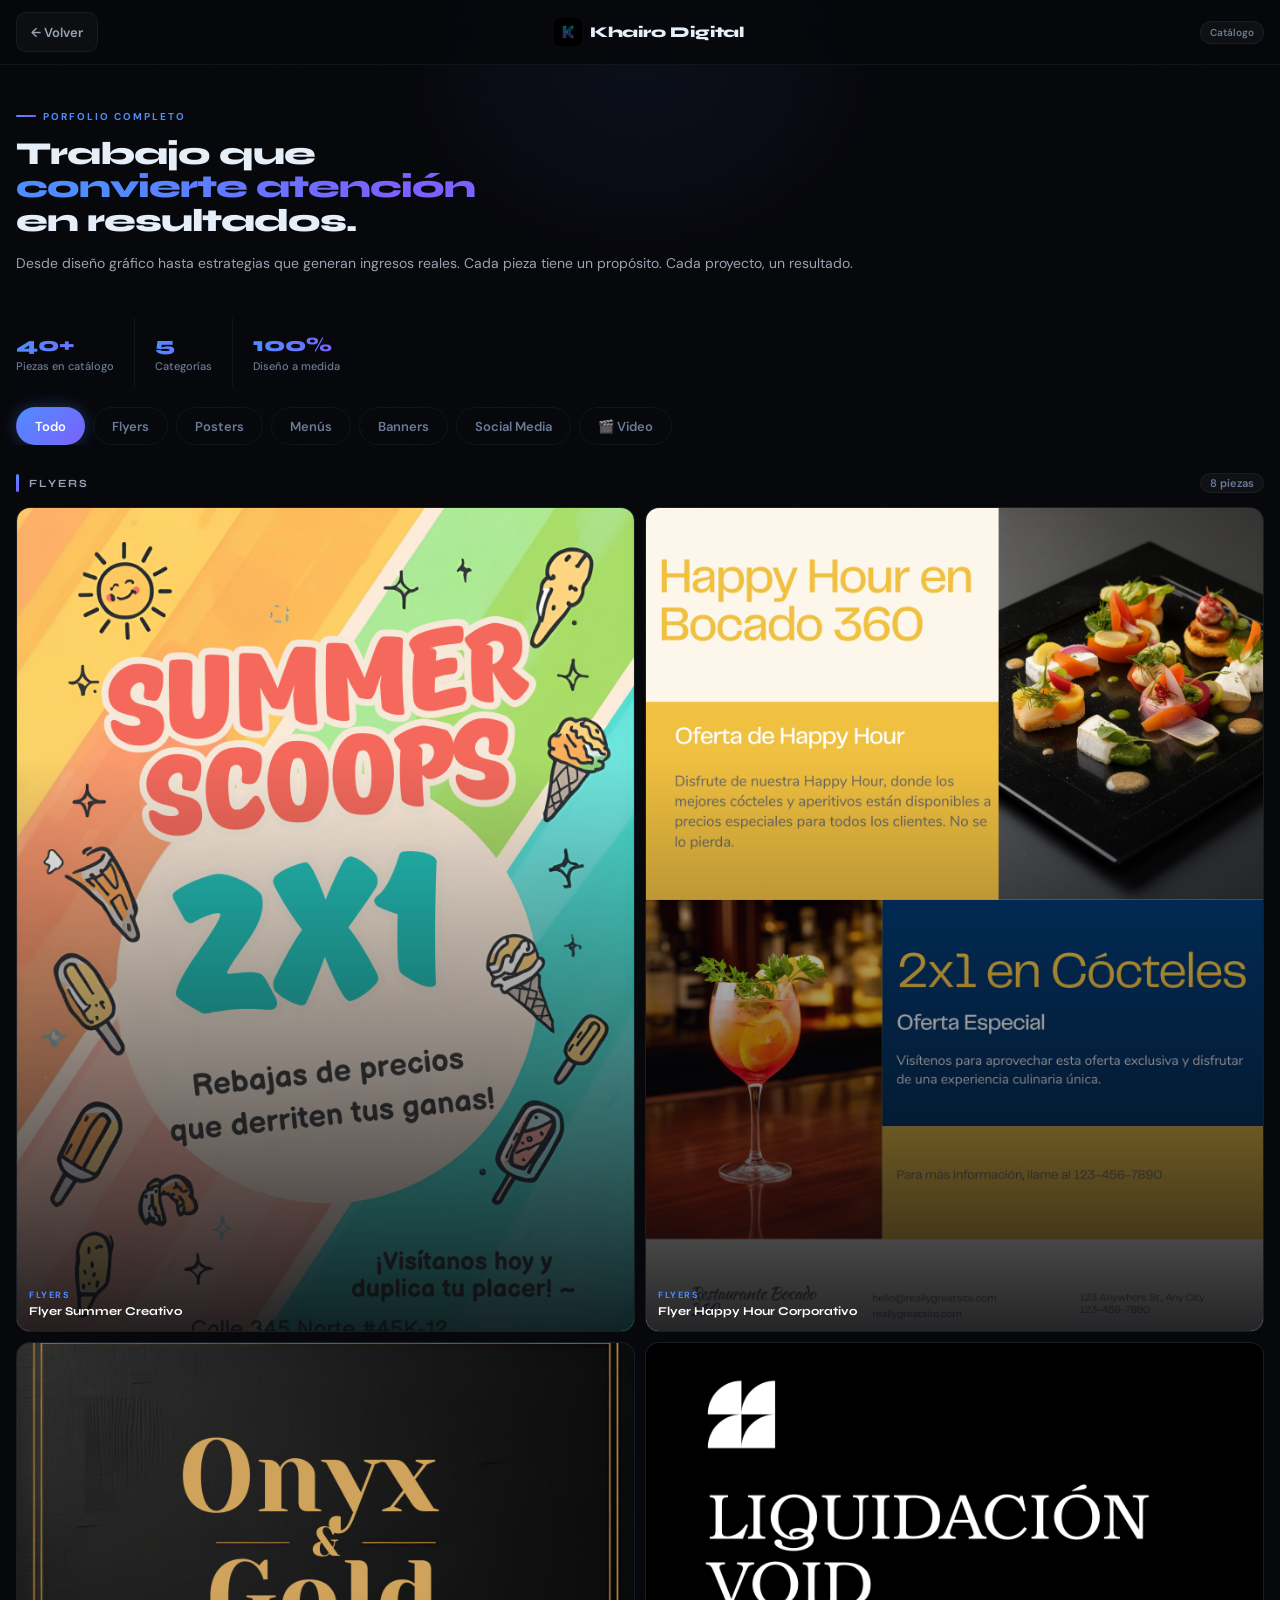
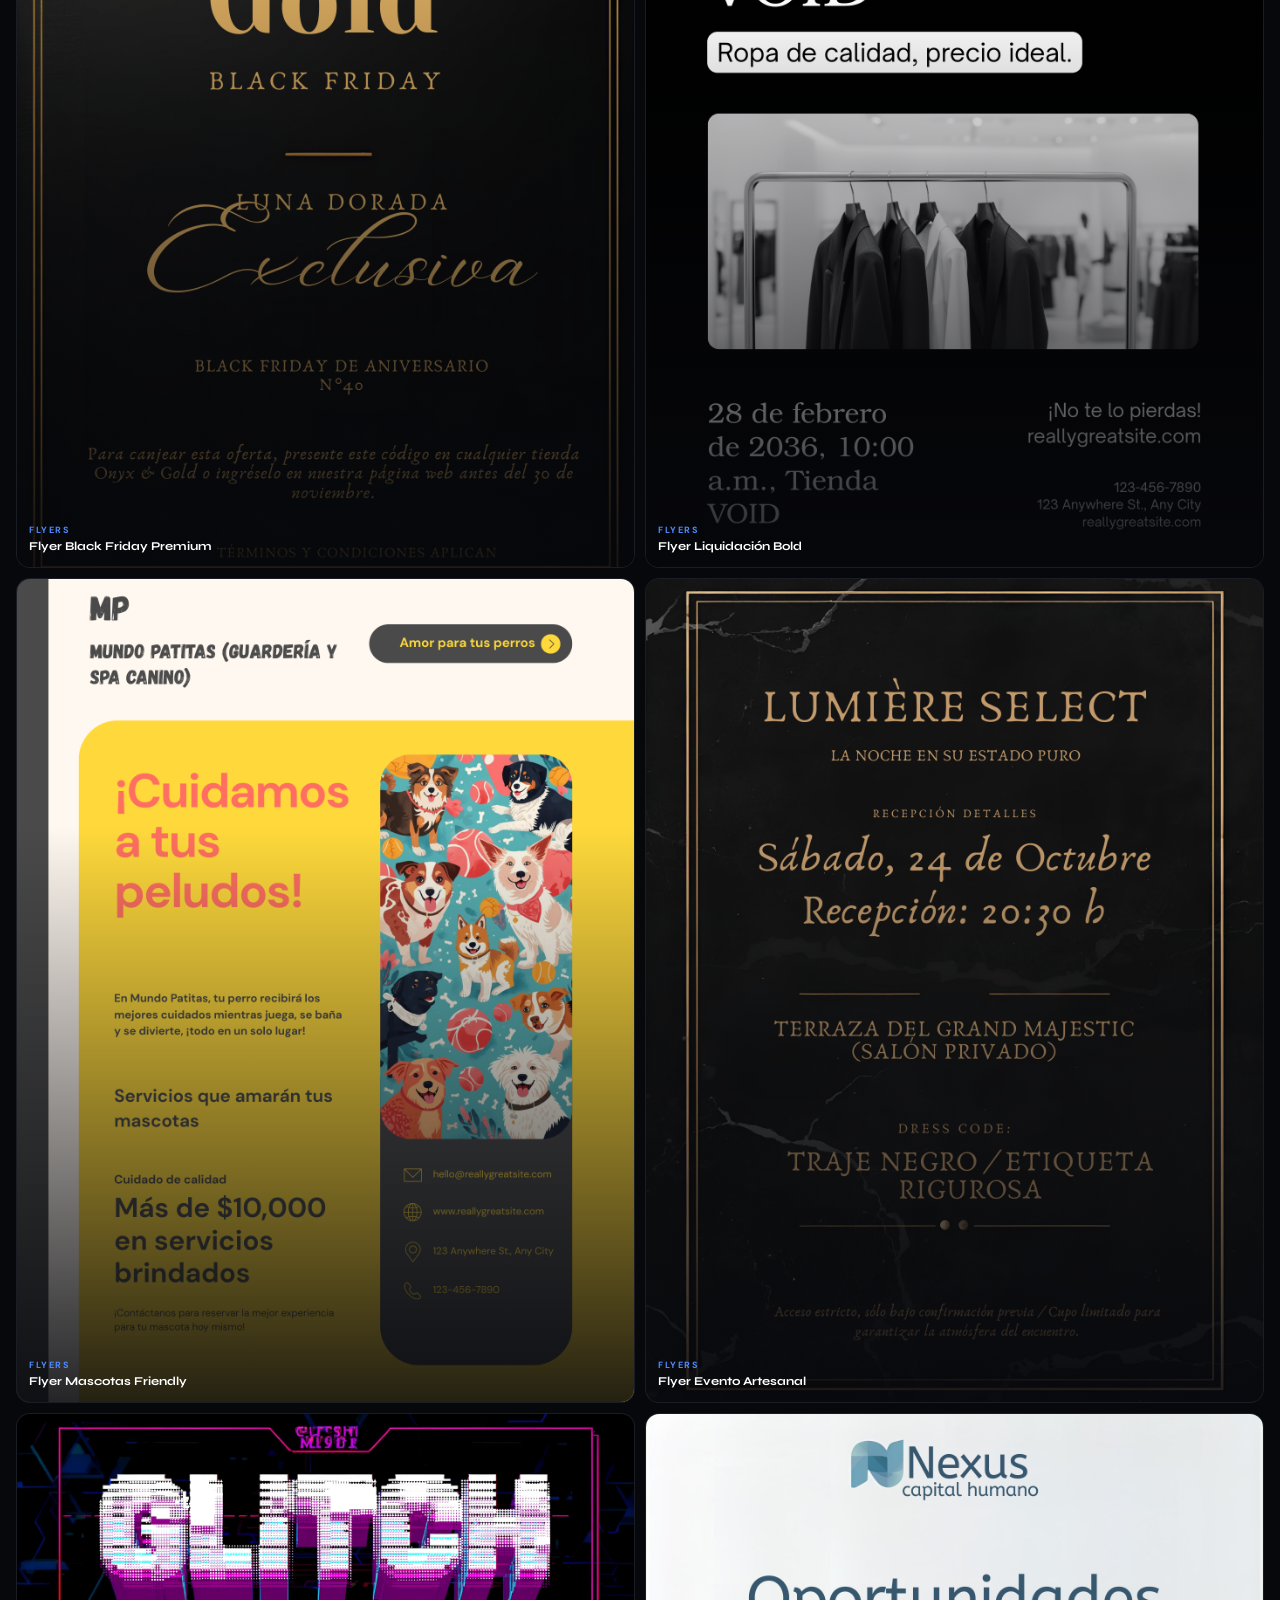
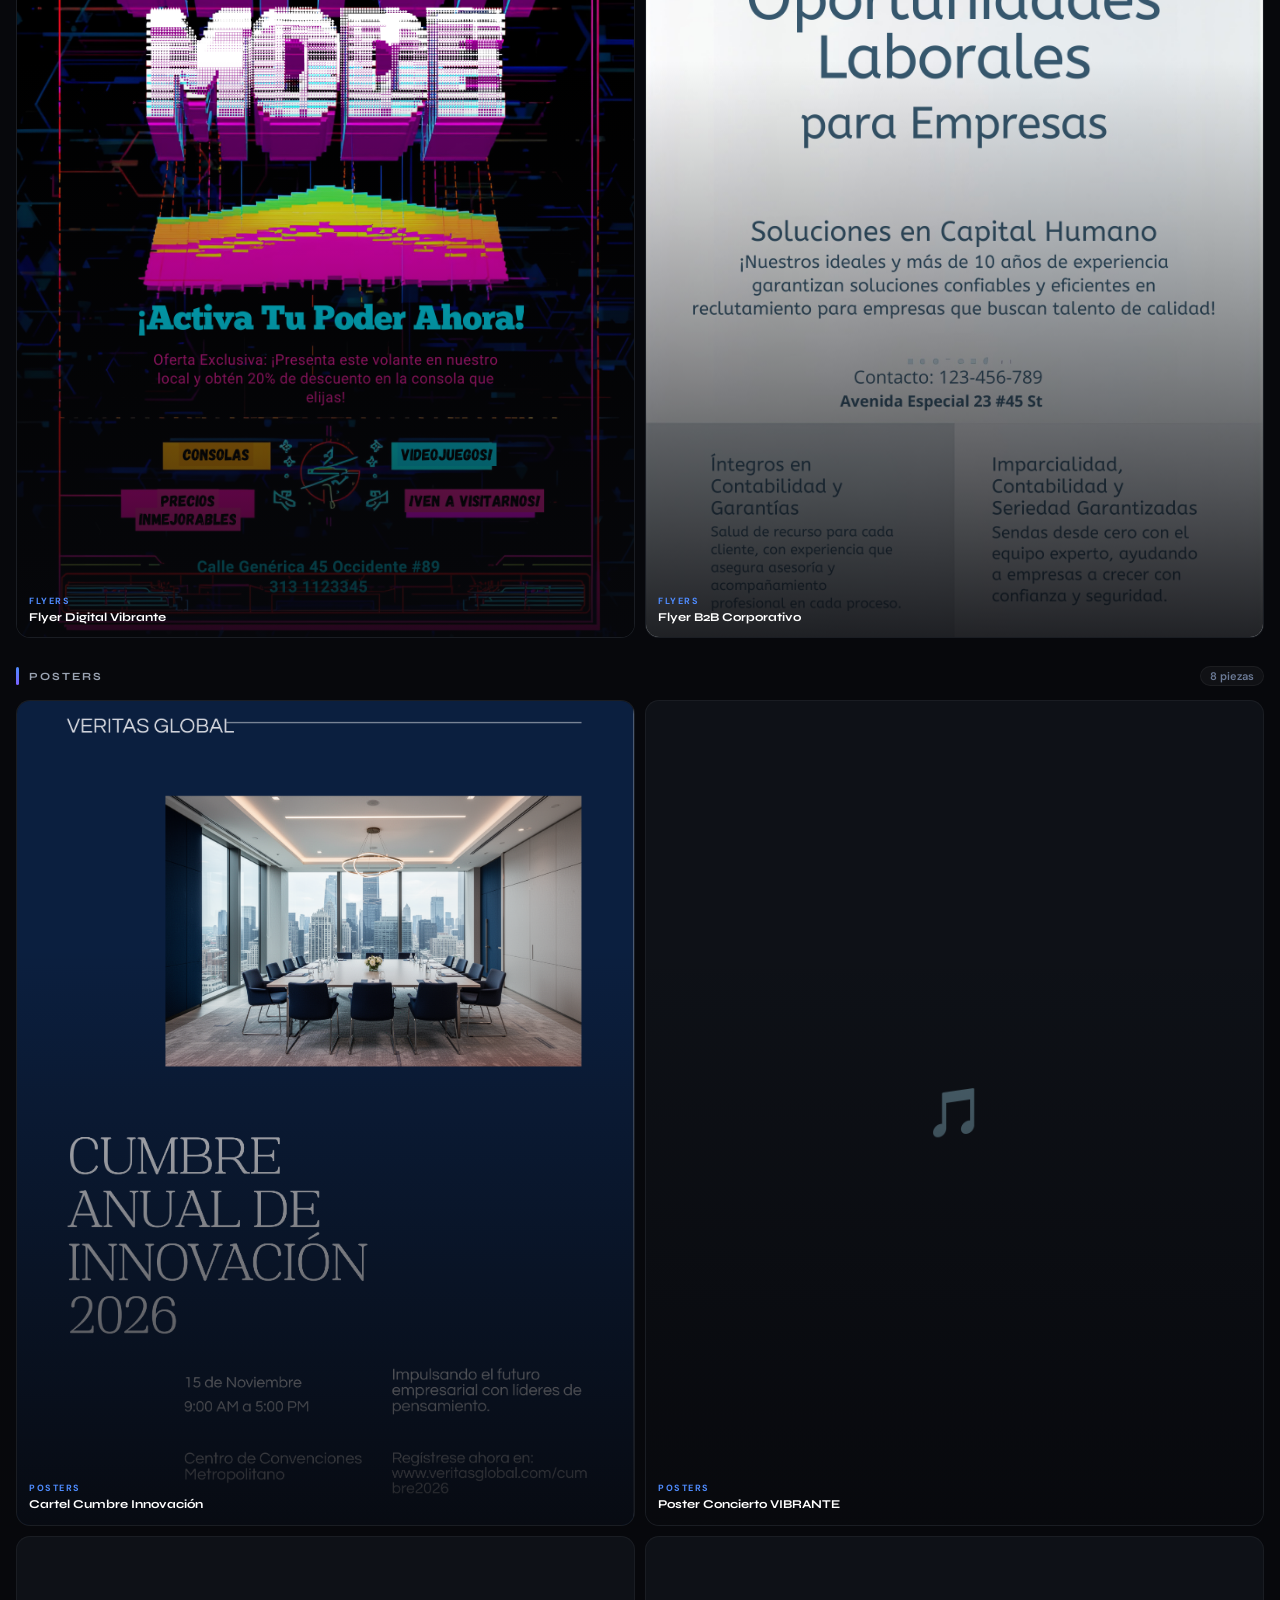
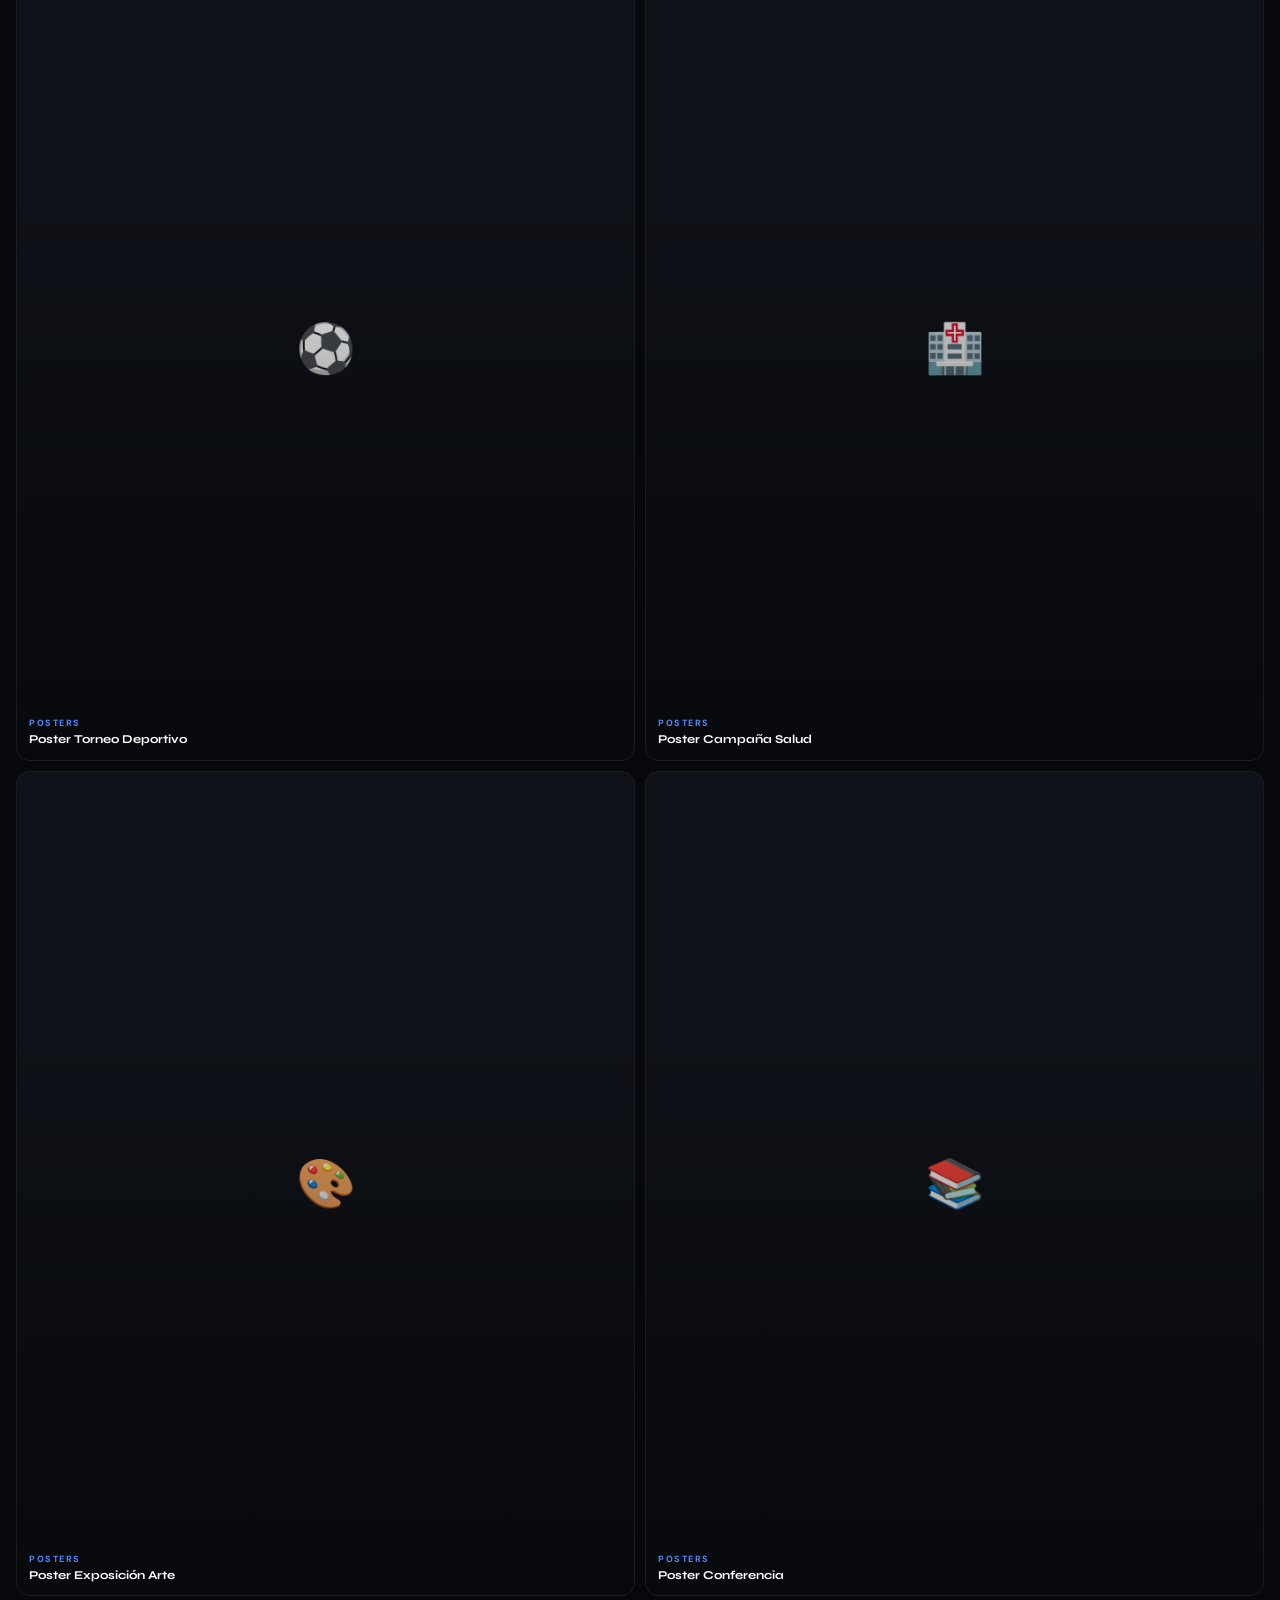
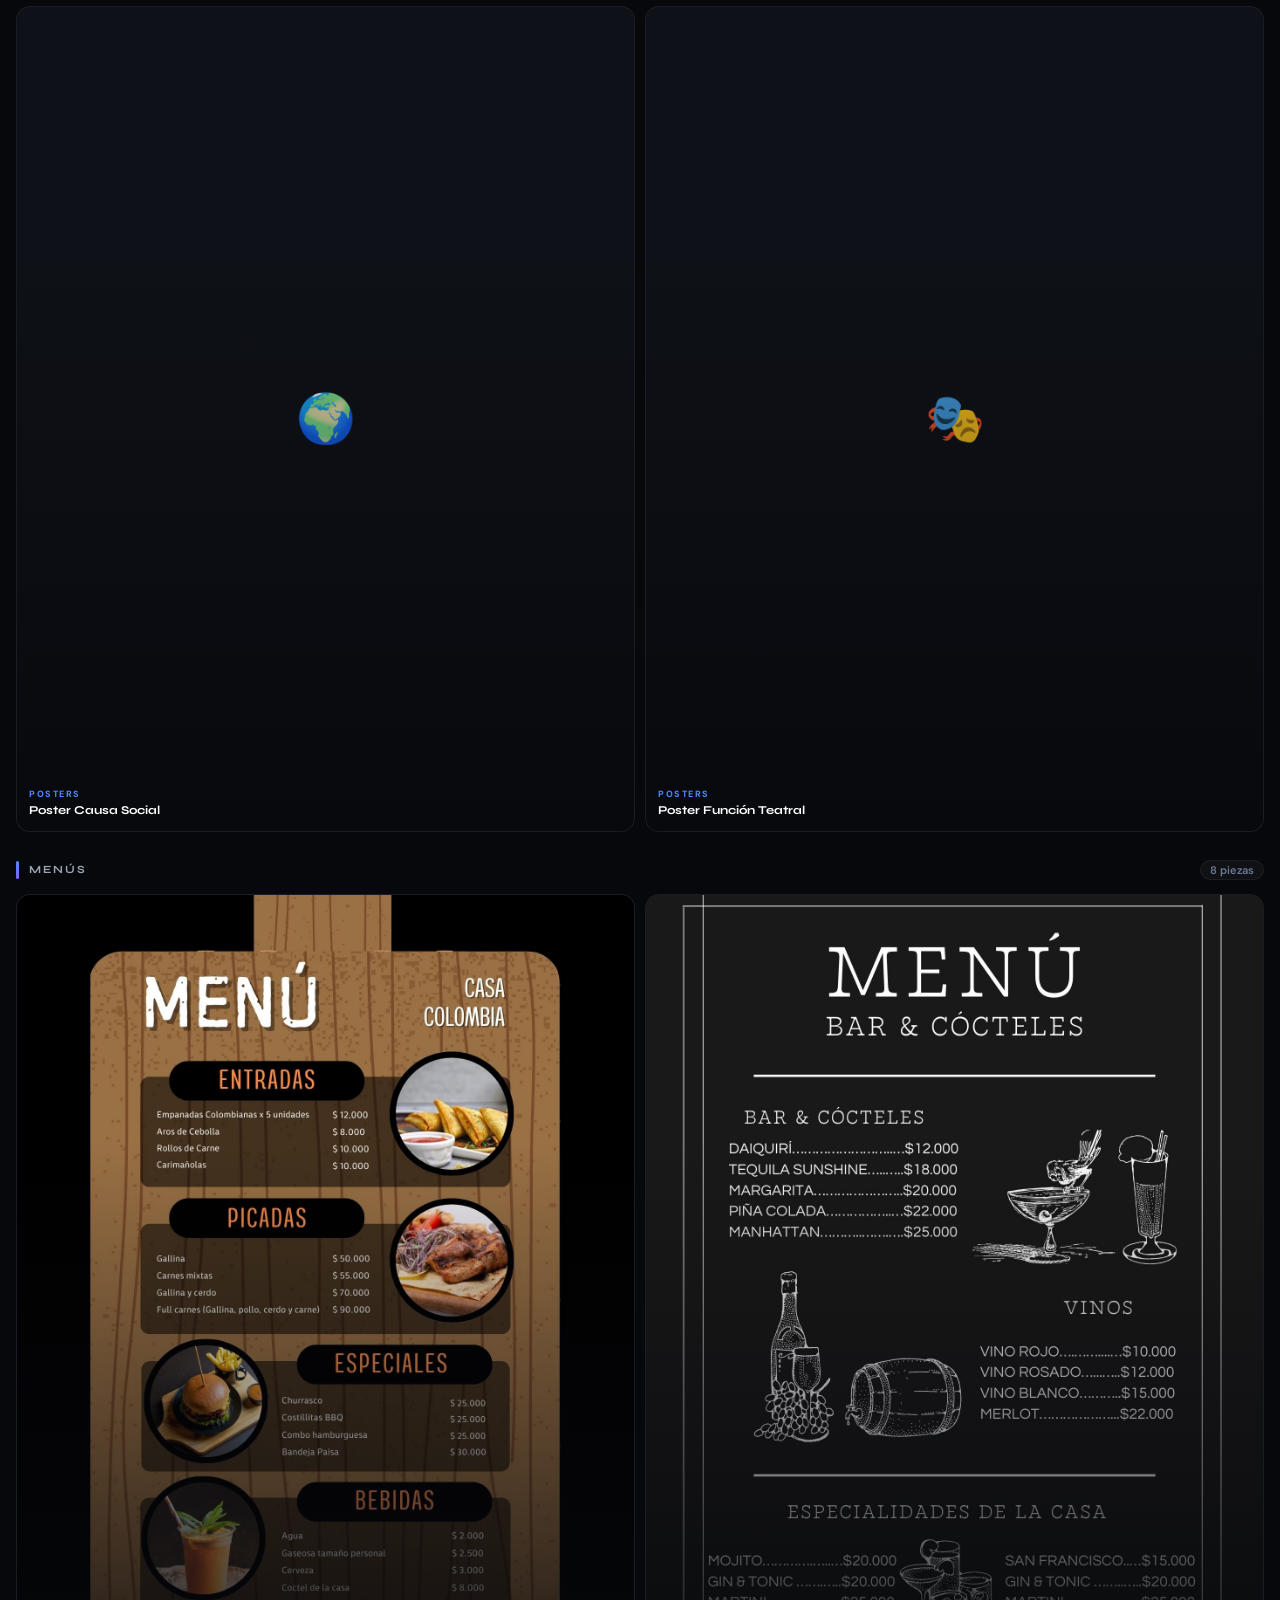
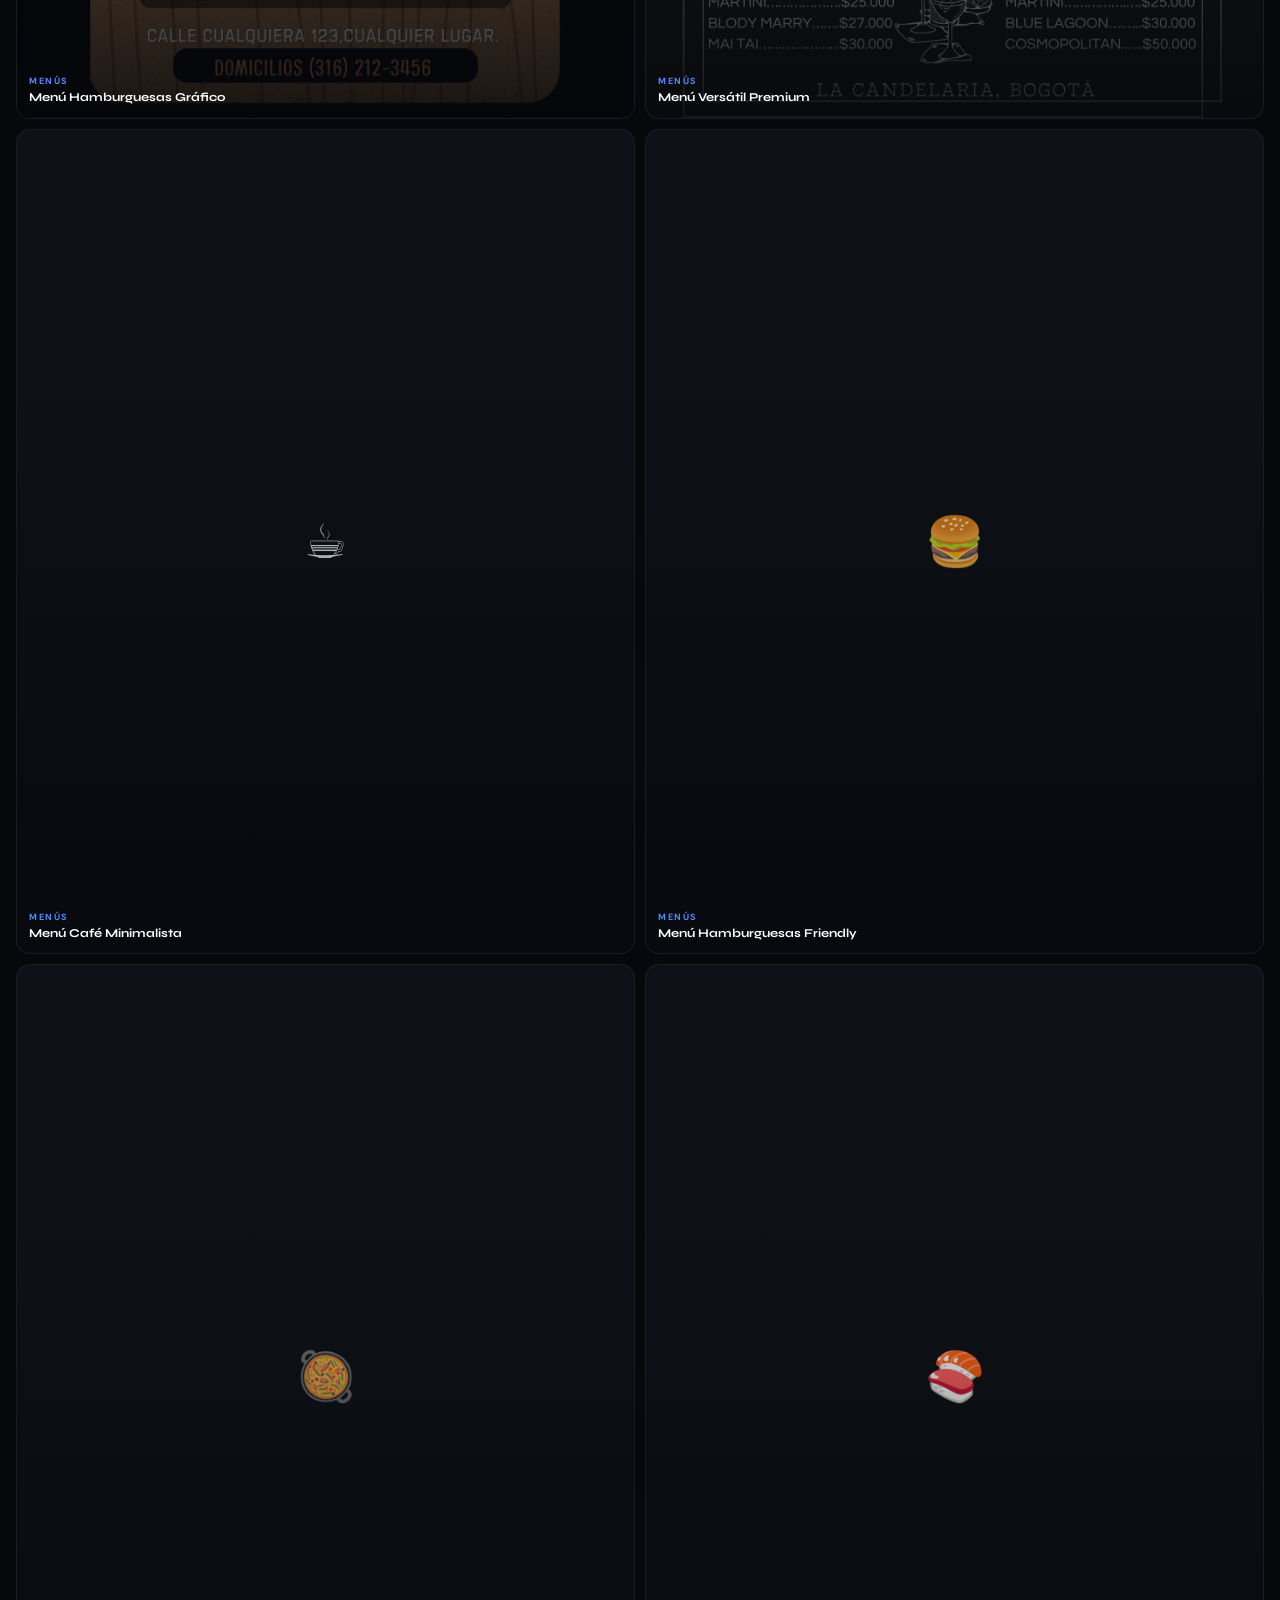
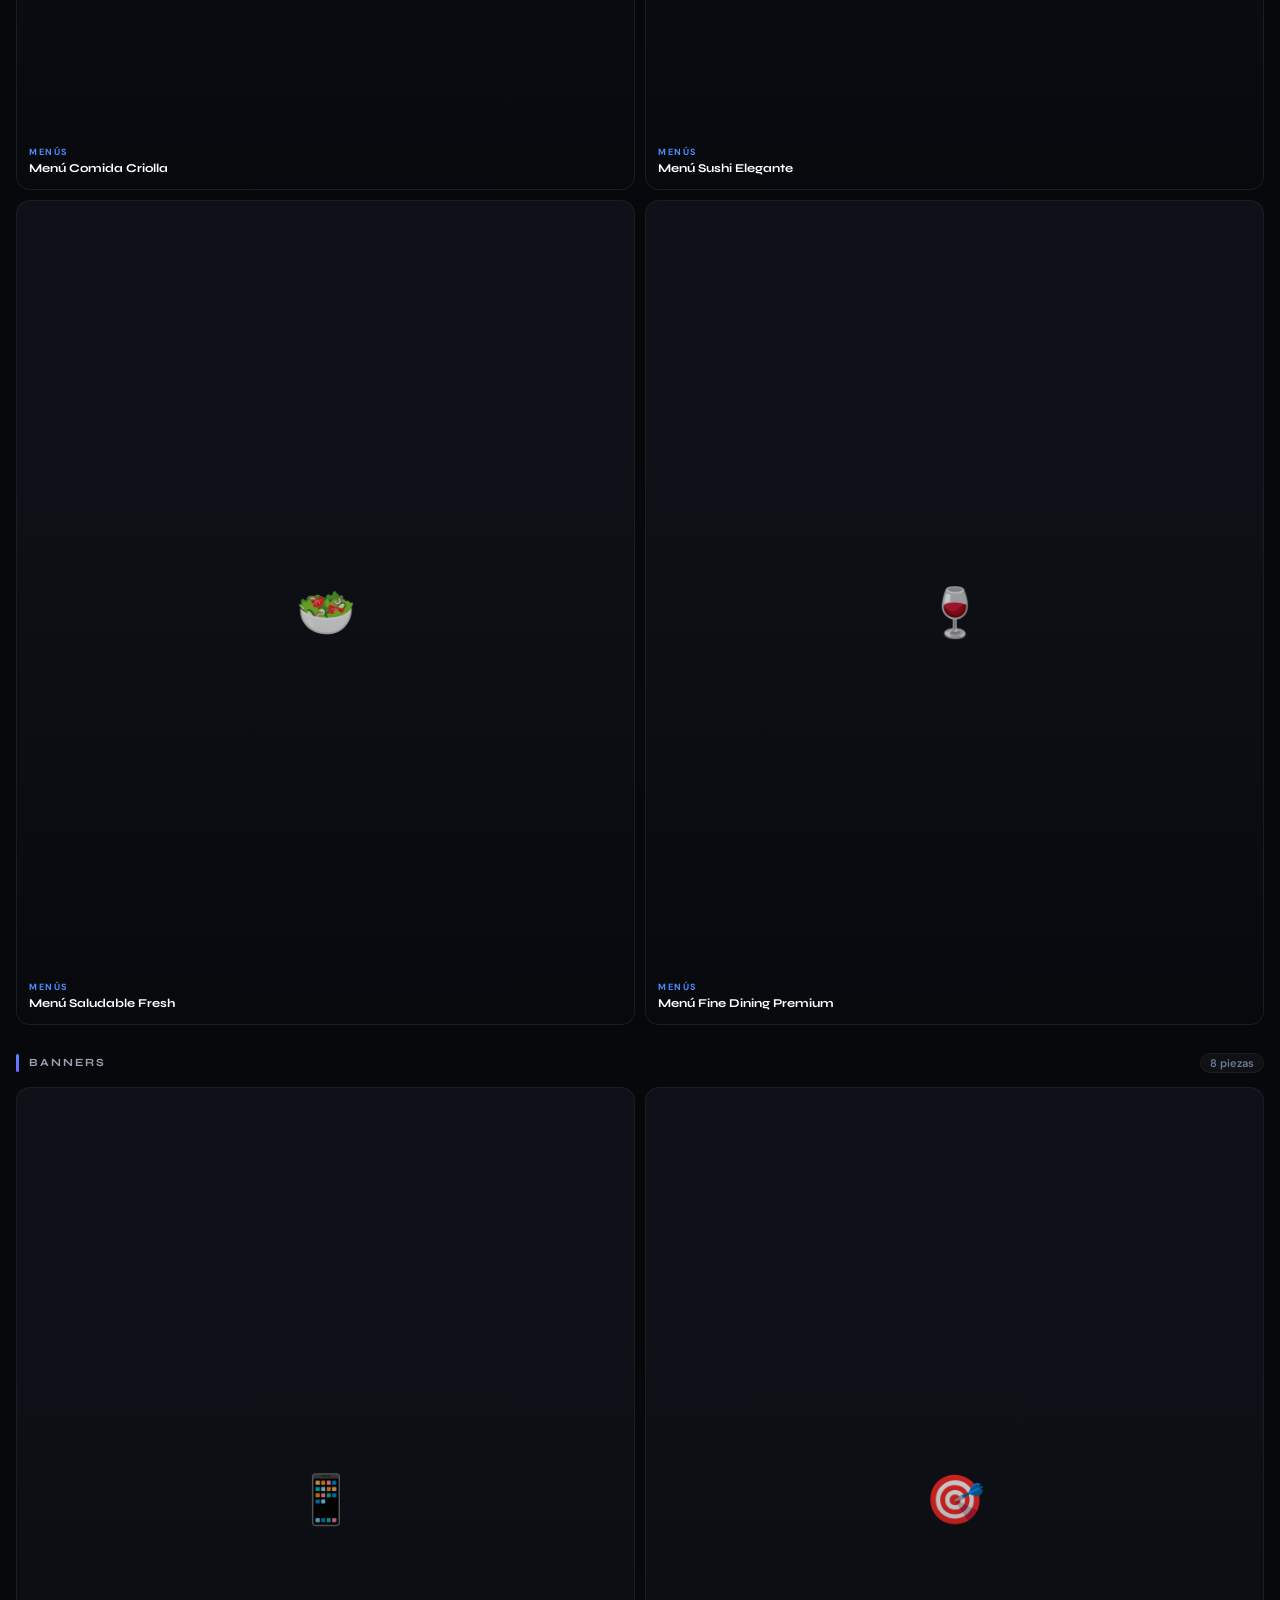
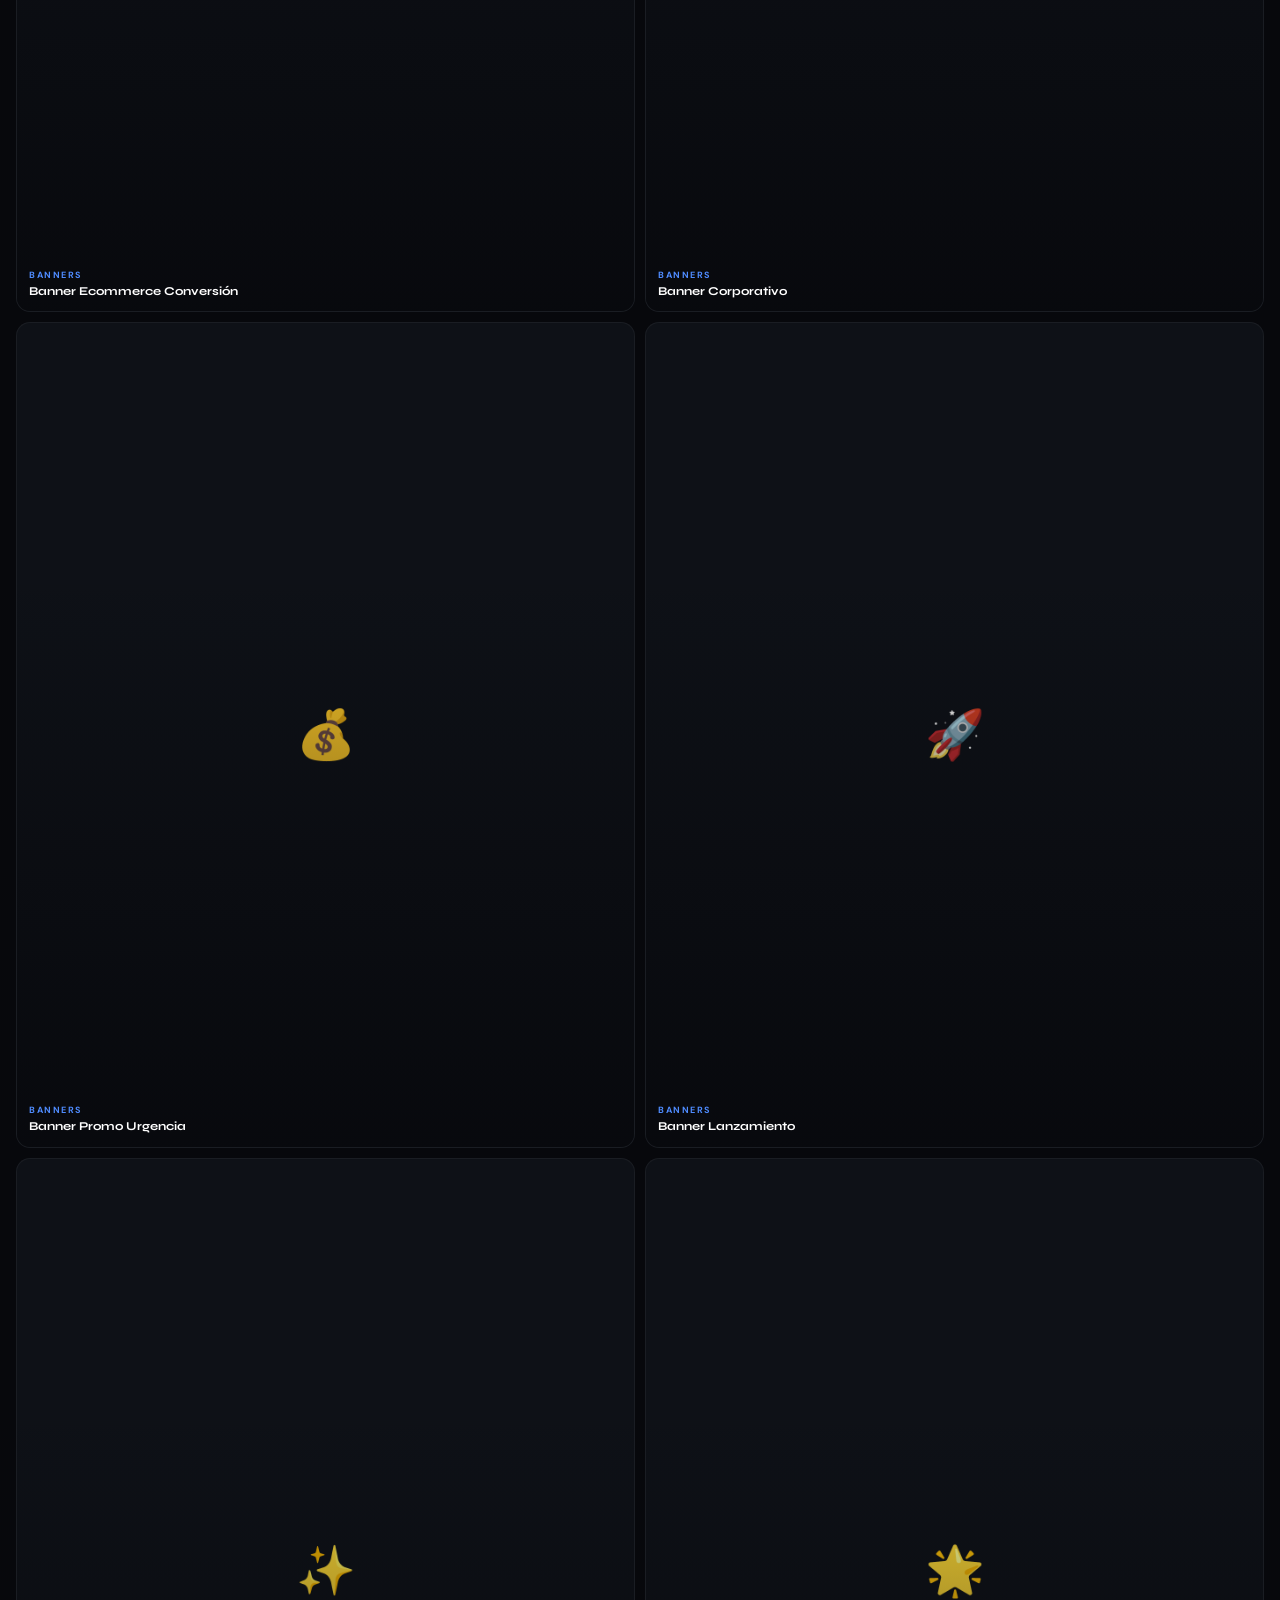
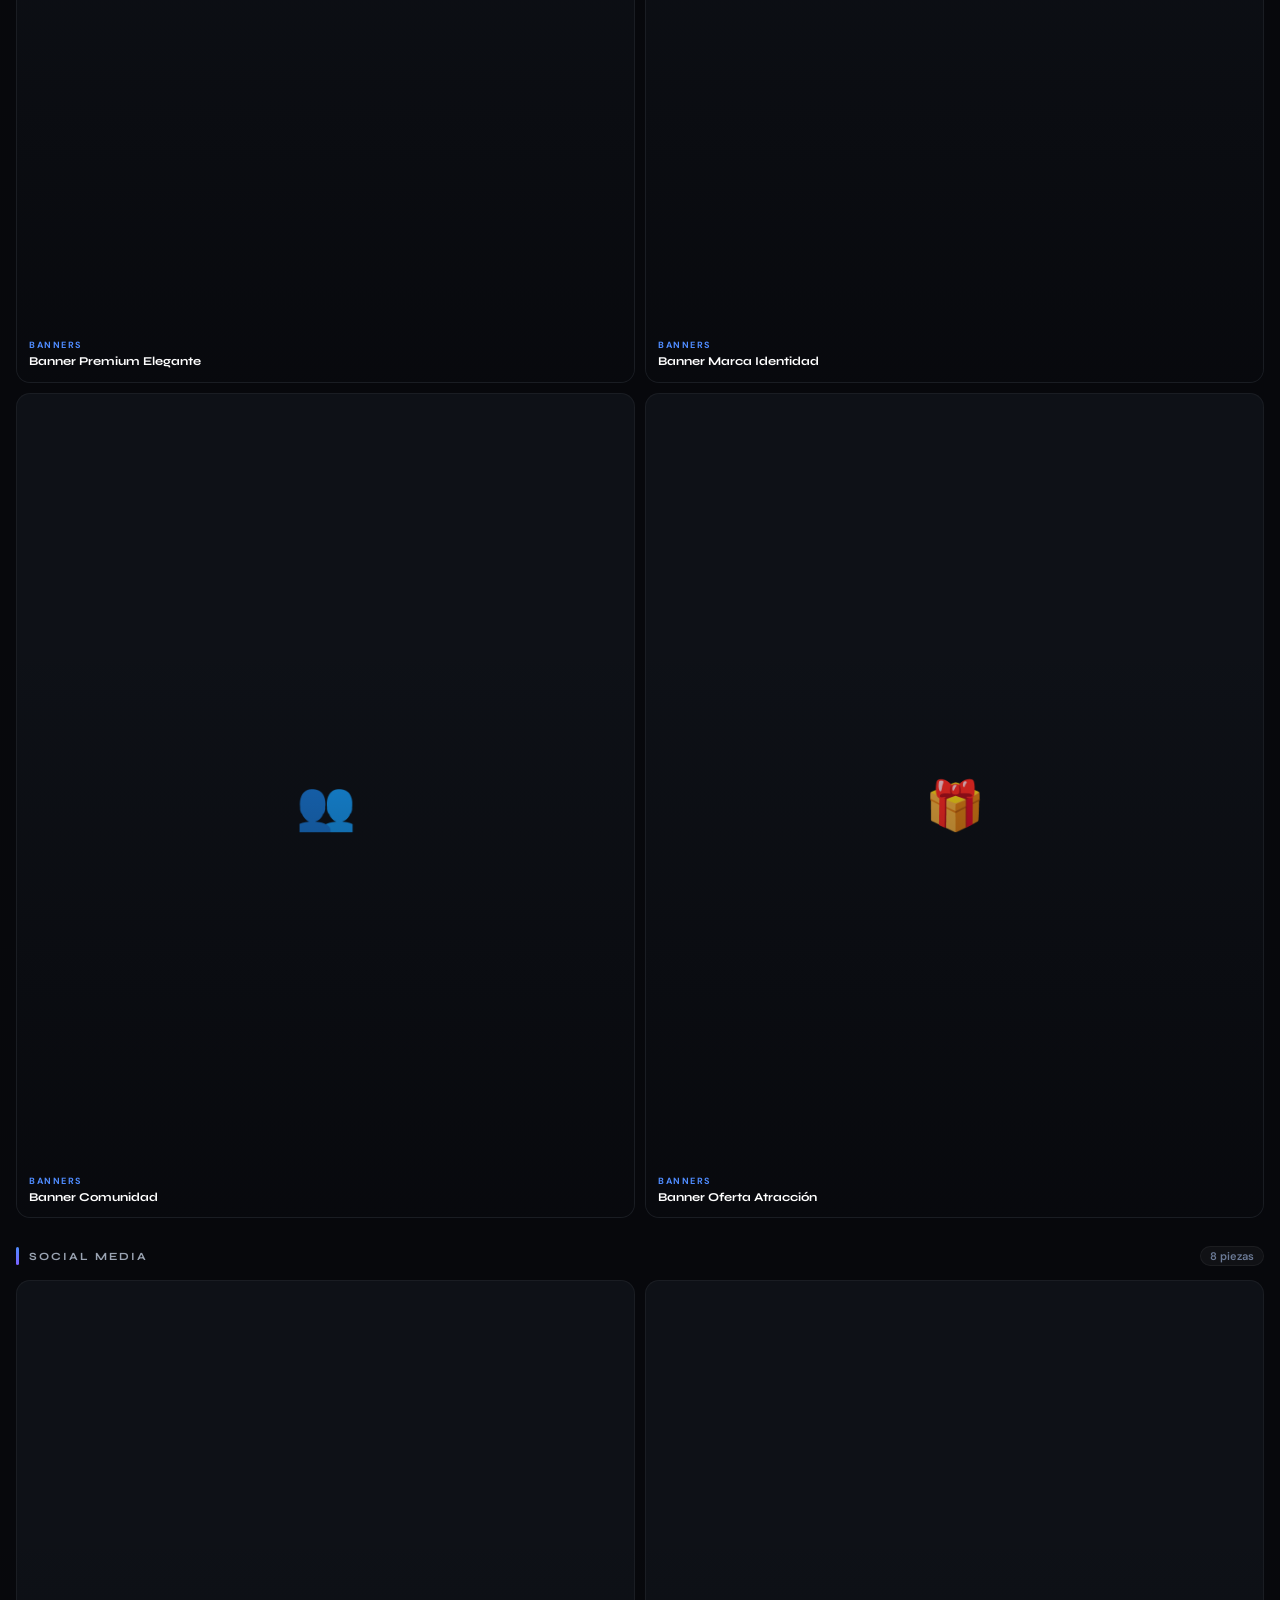
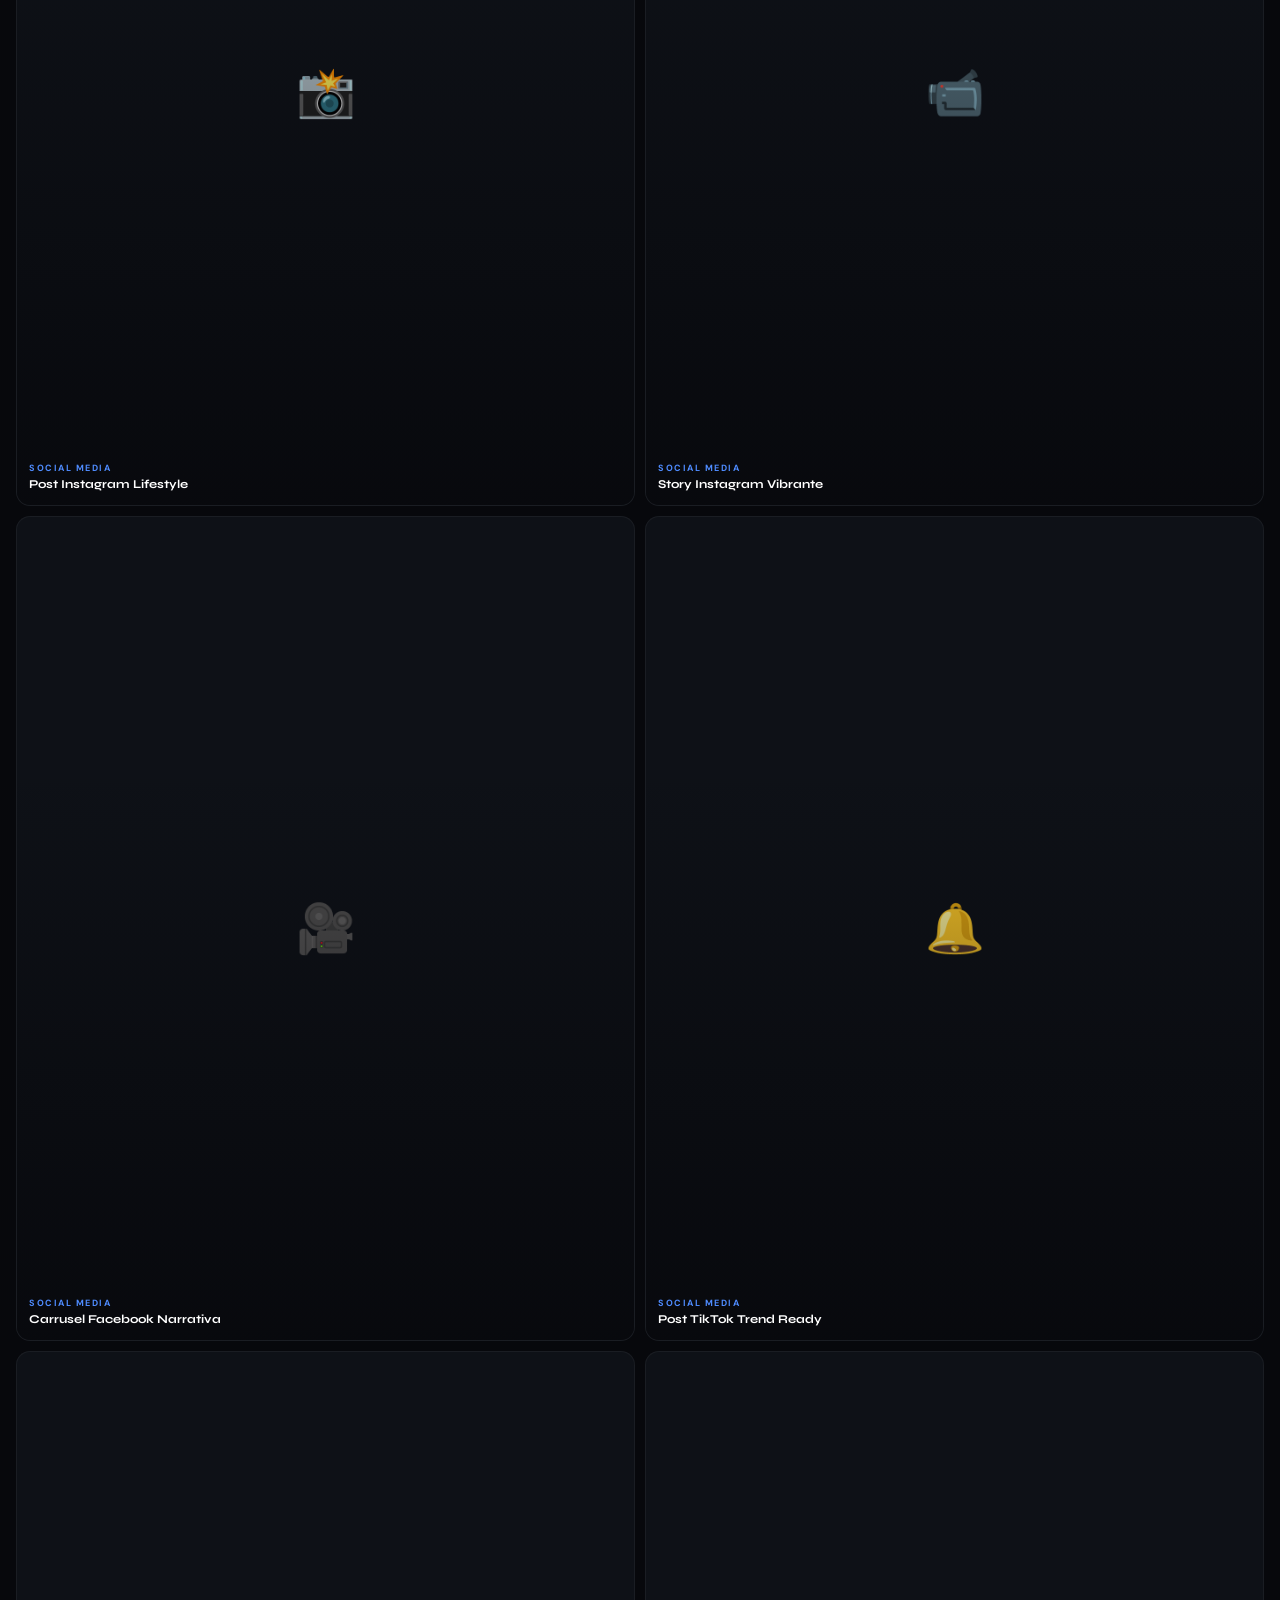
<file: khairo-digital/mobile/catalogo-kairo.html>
<!DOCTYPE html>
<html lang="es">
<head>
  <meta charset="utf-8" />
  <meta name="viewport" content="width=device-width, initial-scale=1, maximum-scale=1, user-scalable=no, viewport-fit=cover" />
  <title>Catálogo Khairo · Porfolio</title>
  <meta name="theme-color" content="#07080c">
  <link rel="icon" type="image/png" sizes="32x32" href="../kairo-icon.png">
  <link rel="apple-touch-icon" href="../kairo-icon.png">
  <link href="https://fonts.googleapis.com/css2?family=Syne:wght@400;600;700;800&family=DM+Sans:wght@300;400;500;600&display=swap" rel="stylesheet">

  <style>
    :root {
      --bg: #07080c;
      --card: #0e1117;
      --border: rgba(255,255,255,0.05);
      --border-active: rgba(79,140,255,0.35);
      --muted: #6b7a96;
      --muted2: #9aa3b2;
      --accent1: #4f8cff;
      --accent2: #7b61ff;
      --text: #e6eef8;
      --radius: 14px;
      --radius-sm: 10px;
      --safe-top: env(safe-area-inset-top, 0px);
      --safe-bottom: env(safe-area-inset-bottom, 0px);
    }

    *, *::before, *::after { box-sizing: border-box; margin: 0; padding: 0; }
    html { scroll-behavior: smooth; -webkit-tap-highlight-color: transparent; }

    body {
      font-family: 'DM Sans', system-ui, sans-serif;
      background: var(--bg);
      color: var(--text);
      -webkit-font-smoothing: antialiased;
      overflow-x: hidden;
    }

    /* ─── NOISE + GLOW ─── */
    body::before {
      content: '';
      position: fixed;
      inset: 0;
      background-image: url("data:image/svg+xml,%3Csvg viewBox='0 0 256 256' xmlns='http://www.w3.org/2000/svg'%3E%3Cfilter id='noise'%3E%3CfeTurbulence type='fractalNoise' baseFrequency='0.9' numOctaves='4' stitchTiles='stitch'/%3E%3C/filter%3E%3Crect width='100%25' height='100%25' filter='url(%23noise)' opacity='0.03'/%3E%3C/svg%3E");
      pointer-events: none;
      z-index: 0;
      opacity: 0.35;
    }

    .bg-glow {
      position: fixed;
      top: -15vh;
      left: 50%;
      transform: translateX(-50%);
      width: 500px;
      height: 400px;
      background: radial-gradient(ellipse at center, rgba(79,140,255,0.06) 0%, rgba(123,97,255,0.03) 50%, transparent 70%);
      pointer-events: none;
      z-index: 0;
    }

    /* ─── HEADER ─── */
    header {
      position: sticky;
      top: 0;
      z-index: 800;
      border-bottom: 1px solid var(--border);
      backdrop-filter: blur(24px) saturate(180%);
      -webkit-backdrop-filter: blur(24px) saturate(180%);
      background: rgba(7,8,12,0.9);
    }

    .nav {
      display: flex;
      align-items: center;
      justify-content: space-between;
      padding: 12px 16px;
      gap: 12px;
    }

    .back-btn {
      display: inline-flex;
      align-items: center;
      gap: 5px;
      padding: 9px 14px;
      border-radius: var(--radius-sm);
      background: rgba(255,255,255,0.03);
      border: 1px solid var(--border);
      color: var(--muted2);
      font-size: 13px;
      font-weight: 600;
      text-decoration: none;
      white-space: nowrap;
      min-height: 40px;
      -webkit-tap-highlight-color: transparent;
      transition: background 0.2s;
    }
    .back-btn:active { background: rgba(255,255,255,0.07); }

    .nav-brand {
      display: flex;
      align-items: center;
      gap: 8px;
      text-decoration: none;
      color: var(--text);
    }
    .nav-brand img { height: 28px; width: auto; border-radius: 6px; }
    .nav-brand-name {
      font-family: 'Syne', sans-serif;
      font-weight: 800;
      font-size: 15px;
      letter-spacing: -0.2px;
    }

    .nav-badge {
      font-size: 10px;
      font-weight: 600;
      color: var(--muted);
      background: rgba(255,255,255,0.04);
      border: 1px solid var(--border);
      padding: 4px 9px;
      border-radius: 999px;
      white-space: nowrap;
    }

    /* ─── HERO ─── */
    .hero {
      padding: 36px 16px 24px;
      position: relative;
      z-index: 1;
    }

    .hero-eyebrow {
      display: inline-flex;
      align-items: center;
      gap: 7px;
      font-size: 10px;
      font-weight: 700;
      letter-spacing: 2px;
      text-transform: uppercase;
      color: var(--accent1);
      margin-bottom: 14px;
    }
    .hero-eyebrow::before {
      content: '';
      width: 20px; height: 2px;
      background: linear-gradient(90deg, var(--accent1), var(--accent2));
      border-radius: 2px;
    }

    .hero h1 {
      font-family: 'Syne', sans-serif;
      font-size: 2rem;
      font-weight: 800;
      line-height: 1.06;
      letter-spacing: -1px;
      margin-bottom: 14px;
    }
    .hero h1 .gradient-text {
      background: linear-gradient(105deg, var(--accent1) 20%, var(--accent2) 80%);
      -webkit-background-clip: text;
      background-clip: text;
      color: transparent;
    }

    .hero-sub {
      font-size: 14px;
      color: var(--muted2);
      line-height: 1.7;
      margin-bottom: 0;
    }

    /* ─── STATS SCROLL STRIP ─── */
    .stats-strip {
      display: flex;
      gap: 0;
      overflow-x: auto;
      -webkit-overflow-scrolling: touch;
      scrollbar-width: none;
      padding: 18px 16px 0;
      position: relative;
      z-index: 1;
    }
    .stats-strip::-webkit-scrollbar { display: none; }

    .stat-item {
      display: flex;
      flex-direction: column;
      gap: 2px;
      padding: 14px 20px;
      border-right: 1px solid var(--border);
      flex-shrink: 0;
    }
    .stat-item:first-child {
      padding-left: 0;
    }
    .stat-item:last-child {
      border-right: none;
      padding-right: 0;
    }

    .stat-num {
      font-family: 'Syne', sans-serif;
      font-size: 20px;
      font-weight: 800;
      background: linear-gradient(90deg, var(--accent1), var(--accent2));
      -webkit-background-clip: text;
      background-clip: text;
      color: transparent;
    }
    .stat-label { font-size: 11px; color: var(--muted); font-weight: 500; white-space: nowrap; }

    /* ─── FILTER STRIP ─── */
    .filters-strip {
      display: flex;
      gap: 8px;
      overflow-x: auto;
      -webkit-overflow-scrolling: touch;
      scrollbar-width: none;
      padding: 20px 16px 0;
      position: relative;
      z-index: 1;
    }
    .filters-strip::-webkit-scrollbar { display: none; }
    .filters-strip::after {
      content: '';
      flex-shrink: 0;
      width: 1px;
    }

    .filter-btn {
      padding: 9px 18px;
      border-radius: 999px;
      background: transparent;
      border: 1px solid var(--border);
      color: var(--muted);
      font-size: 13px;
      font-weight: 600;
      font-family: 'DM Sans', sans-serif;
      cursor: pointer;
      white-space: nowrap;
      flex-shrink: 0;
      min-height: 38px;
      -webkit-tap-highlight-color: transparent;
      transition: all 0.2s;
    }
    .filter-btn:active { transform: scale(0.95); }
    .filter-btn.active {
      background: linear-gradient(135deg, var(--accent1), var(--accent2));
      color: #fff;
      border-color: transparent;
      box-shadow: 0 0 16px rgba(79,140,255,0.3);
    }

    /* ─── SECTION HEADER ─── */
    .section-header {
      display: flex;
      align-items: center;
      gap: 10px;
      margin: 28px 0 14px;
    }
    .section-header-line {
      width: 3px; height: 18px;
      background: linear-gradient(180deg, var(--accent1), var(--accent2));
      border-radius: 3px;
      flex-shrink: 0;
    }
    .section-title {
      font-family: 'Syne', sans-serif;
      font-size: 11px;
      font-weight: 700;
      letter-spacing: 2px;
      text-transform: uppercase;
      color: var(--muted2);
    }
    .section-count {
      font-size: 11px;
      font-weight: 600;
      color: var(--muted);
      background: rgba(255,255,255,0.04);
      border: 1px solid var(--border);
      padding: 2px 9px;
      border-radius: 999px;
      margin-left: auto;
    }

    /* ─── GALLERY ─── */
    .gallery-wrap {
      padding: 0 16px 24px;
      position: relative;
      z-index: 1;
    }

    .gallery-grid {
      display: grid;
      grid-template-columns: 1fr 1fr;
      gap: 10px;
    }

    .gallery-item {
      position: relative;
      border-radius: var(--radius);
      overflow: hidden;
      aspect-ratio: 3/4;
      background: var(--card);
      border: 1px solid var(--border);
      cursor: pointer;
      display: flex;
      align-items: center;
      justify-content: center;
      animation: fadeUp 0.45s ease both;
      -webkit-tap-highlight-color: transparent;
      transition: transform 0.15s, border-color 0.2s;
    }
    .gallery-item:active { transform: scale(0.97); }

    @keyframes fadeUp {
      from { opacity: 0; transform: translateY(16px); }
      to { opacity: 1; transform: translateY(0); }
    }

    .item-img {
      width: 100%; height: 100%;
      object-fit: cover;
      display: block;
    }

    .item-emoji { font-size: 48px; }

    /* Always-visible label gradient */
    .item-label-static {
      position: absolute;
      bottom: 0; left: 0; right: 0;
      padding: 28px 12px 10px;
      background: linear-gradient(180deg, transparent, rgba(7,8,12,0.88));
      z-index: 2;
    }
    .item-label-text {
      font-size: 11.5px;
      font-weight: 700;
      color: rgba(230,238,248,0.9);
      line-height: 1.3;
      font-family: 'Syne', sans-serif;
    }

    /* Category chip on hover (touch: show always) */
    .item-overlay {
      position: absolute;
      inset: 0;
      background: linear-gradient(180deg, transparent 30%, rgba(7,8,12,0.88) 100%);
      z-index: 2;
      display: flex;
      flex-direction: column;
      justify-content: flex-end;
      padding: 12px;
    }
    .item-cat-tag {
      font-size: 9px;
      font-weight: 700;
      letter-spacing: 1.5px;
      text-transform: uppercase;
      color: var(--accent1);
      margin-bottom: 3px;
    }
    .item-title {
      font-family: 'Syne', sans-serif;
      font-size: 12px;
      font-weight: 700;
      color: #fff;
      line-height: 1.3;
    }

    /* ─── VIDEO SECTION ─── */
    .video-section {
      padding: 0 16px 24px;
      position: relative;
      z-index: 1;
    }

    .video-section-header {
      display: flex;
      align-items: center;
      gap: 12px;
      padding: 28px 0 20px;
      border-top: 1px solid var(--border);
    }
    .video-icon-wrap {
      width: 36px; height: 36px;
      background: linear-gradient(135deg, var(--accent1), var(--accent2));
      border-radius: 9px;
      display: flex; align-items: center; justify-content: center;
      font-size: 16px;
      flex-shrink: 0;
    }
    .video-section-title {
      font-family: 'Syne', sans-serif;
      font-size: 18px;
      font-weight: 800;
      letter-spacing: -0.2px;
    }
    .video-section-sub { font-size: 12px; color: var(--muted); margin-top: 2px; line-height: 1.4; }

    .video-grid {
      display: flex;
      flex-direction: column;
      gap: 12px;
    }

    .video-card {
      background: var(--card);
      border: 1px solid var(--border);
      border-radius: var(--radius);
      overflow: hidden;
      -webkit-tap-highlight-color: transparent;
    }
    .video-card:active { transform: scale(0.99); }

    .video-featured {
      display: flex;
      flex-direction: column;
    }
    .video-featured .video-placeholder,
    .video-featured .video-embed {
      min-height: 200px;
    }

    .video-embed {
      position: relative;
      width: 100%;
      aspect-ratio: 16/9;
      background: #000;
      overflow: hidden;
    }
    .video-embed iframe {
      position: absolute;
      inset: 0;
      width: 100%; height: 100%;
      border: none;
    }

    .video-placeholder {
      position: relative;
      width: 100%;
      aspect-ratio: 16/9;
      background: linear-gradient(135deg, rgba(79,140,255,0.07), rgba(123,97,255,0.04));
      display: flex;
      flex-direction: column;
      align-items: center;
      justify-content: center;
      gap: 8px;
    }
    .video-play-btn {
      width: 46px; height: 46px;
      background: rgba(79,140,255,0.15);
      border: 2px solid rgba(79,140,255,0.35);
      border-radius: 50%;
      display: flex; align-items: center; justify-content: center;
      font-size: 18px;
    }
    .video-placeholder-label {
      font-size: 10px;
      font-weight: 700;
      letter-spacing: 1.5px;
      text-transform: uppercase;
      color: var(--muted);
    }

    .video-featured-info {
      padding: 20px 16px;
      border-top: 1px solid var(--border);
      display: flex;
      flex-direction: column;
      gap: 8px;
    }
    .video-featured-badge {
      display: inline-flex;
      align-items: center;
      gap: 5px;
      font-size: 9px;
      font-weight: 700;
      letter-spacing: 1.5px;
      text-transform: uppercase;
      color: #fff;
      background: linear-gradient(135deg, var(--accent1), var(--accent2));
      padding: 4px 10px;
      border-radius: 999px;
      width: fit-content;
    }
    .video-featured-title {
      font-family: 'Syne', sans-serif;
      font-size: 17px;
      font-weight: 800;
      line-height: 1.3;
      letter-spacing: -0.2px;
    }
    .video-featured-desc { font-size: 13px; color: var(--muted2); line-height: 1.6; }
    .video-cta {
      display: flex;
      align-items: center;
      justify-content: center;
      gap: 7px;
      padding: 13px;
      border-radius: var(--radius-sm);
      background: linear-gradient(135deg, var(--accent1), var(--accent2));
      color: #fff;
      font-size: 13.5px;
      font-weight: 700;
      text-decoration: none;
      font-family: 'DM Sans', sans-serif;
      min-height: 46px;
      -webkit-tap-highlight-color: transparent;
    }
    .video-cta:active { transform: scale(0.97); }

    .video-info { padding: 14px 16px 16px; }
    .video-tag {
      display: inline-flex;
      align-items: center;
      gap: 4px;
      font-size: 9px;
      font-weight: 700;
      letter-spacing: 1.5px;
      text-transform: uppercase;
      color: var(--accent1);
      margin-bottom: 5px;
    }
    .video-title {
      font-family: 'Syne', sans-serif;
      font-size: 14px;
      font-weight: 700;
      line-height: 1.4;
      margin-bottom: 5px;
    }
    .video-desc { font-size: 12px; color: var(--muted); line-height: 1.6; }

    /* ─── FOOTER ─── */
    footer {
      border-top: 1px solid var(--border);
      padding: 28px 16px calc(28px + var(--safe-bottom));
      text-align: center;
      position: relative;
      z-index: 1;
    }
    .footer-inner {
      display: flex;
      flex-direction: column;
      align-items: center;
      gap: 12px;
    }
    .footer-tagline {
      font-family: 'Syne', sans-serif;
      font-size: 16px;
      font-weight: 700;
      letter-spacing: -0.2px;
    }
    .footer-tagline span {
      background: linear-gradient(90deg, var(--accent1), var(--accent2));
      -webkit-background-clip: text;
      background-clip: text;
      color: transparent;
    }
    .footer-sub { font-size: 13px; color: var(--muted); }
    .footer-wa {
      display: inline-flex;
      align-items: center;
      gap: 8px;
      padding: 13px 24px;
      background: rgba(37,211,102,0.1);
      border: 1px solid rgba(37,211,102,0.2);
      border-radius: 999px;
      color: #25d366;
      font-size: 14px;
      font-weight: 700;
      text-decoration: none;
      min-height: 48px;
      -webkit-tap-highlight-color: transparent;
    }
    .footer-wa:active { background: rgba(37,211,102,0.18); }

    /* ─── EMPTY STATE ─── */
    .empty-state { text-align: center; padding: 60px 24px; color: var(--muted); }
    .empty-state .empty-icon { font-size: 42px; margin-bottom: 12px; }
    .empty-state p { font-size: 14px; }

    /* ─── MODAL BOTTOM SHEET ─── */
    .modal {
      position: fixed;
      inset: 0;
      z-index: 3000;
      display: none;
      flex-direction: column;
      justify-content: flex-end;
    }
    .modal.active { display: flex; }

    .modal-backdrop {
      position: absolute;
      inset: 0;
      background: rgba(4,5,10,0.8);
      backdrop-filter: blur(10px);
      -webkit-backdrop-filter: blur(10px);
    }

    .modal-sheet {
      position: relative;
      z-index: 1;
      background: linear-gradient(160deg, #0d1020, #0a0d16);
      border: 1px solid rgba(79,140,255,0.12);
      border-radius: 20px 20px 0 0;
      max-height: 92vh;
      overflow-y: auto;
      -webkit-overflow-scrolling: touch;
      overscroll-behavior: contain;
      padding-bottom: var(--safe-bottom);
      /* slide-up animation */
      transform: translateY(100%);
      transition: transform 0.35s cubic-bezier(0.22,1,0.36,1);
    }
    .modal.active .modal-sheet { transform: translateY(0); }

    /* Drag handle */
    .modal-handle {
      width: 36px; height: 4px;
      background: rgba(255,255,255,0.12);
      border-radius: 2px;
      margin: 12px auto 0;
    }

    .modal-preview-wrap {
      width: 100%;
      min-height: 220px;
      max-height: 45vw;
      display: flex;
      align-items: center;
      justify-content: center;
      background: radial-gradient(ellipse at center, rgba(79,140,255,0.06), transparent 70%);
      font-size: 80px;
      overflow: hidden;
    }
    .modal-preview-wrap img {
      width: 100%; height: 100%;
      object-fit: contain;
    }

    .modal-body {
      padding: 20px 18px 16px;
      border-top: 1px solid var(--border);
    }

    .modal-cat {
      font-size: 10px;
      font-weight: 700;
      letter-spacing: 2px;
      text-transform: uppercase;
      color: var(--accent1);
      margin-bottom: 6px;
    }
    .modal-title {
      font-family: 'Syne', sans-serif;
      font-size: 18px;
      font-weight: 800;
      line-height: 1.3;
      letter-spacing: -0.2px;
      margin-bottom: 10px;
    }
    .modal-desc {
      font-size: 13.5px;
      color: var(--muted2);
      line-height: 1.7;
      margin-bottom: 20px;
    }

    .modal-actions {
      display: flex;
      flex-direction: column;
      gap: 8px;
      margin-bottom: 16px;
    }
    .modal-cta {
      display: flex;
      align-items: center;
      justify-content: center;
      gap: 8px;
      padding: 14px;
      border-radius: var(--radius-sm);
      background: linear-gradient(135deg, var(--accent1), var(--accent2));
      color: #fff;
      font-size: 14.5px;
      font-weight: 700;
      text-decoration: none;
      font-family: 'DM Sans', sans-serif;
      min-height: 50px;
      -webkit-tap-highlight-color: transparent;
    }
    .modal-cta:active { transform: scale(0.97); }

    /* Swipe navigation row */
    .modal-nav-row {
      display: flex;
      align-items: center;
      gap: 8px;
    }
    .modal-nav-btn {
      flex: 1;
      display: flex;
      align-items: center;
      justify-content: center;
      gap: 6px;
      padding: 12px;
      border-radius: var(--radius-sm);
      background: rgba(255,255,255,0.02);
      border: 1px solid var(--border);
      color: var(--muted);
      font-size: 13px;
      font-weight: 700;
      cursor: pointer;
      font-family: 'DM Sans', sans-serif;
      min-height: 46px;
      -webkit-tap-highlight-color: transparent;
      transition: background 0.15s, color 0.15s;
    }
    .modal-nav-btn:active:not(:disabled) { background: rgba(79,140,255,0.07); color: var(--text); }
    .modal-nav-btn:disabled { opacity: 0.25; }

    .modal-counter {
      font-size: 12px;
      color: var(--muted);
      font-weight: 600;
      white-space: nowrap;
      flex-shrink: 0;
      padding: 0 4px;
    }

    .modal-close {
      position: absolute;
      top: 14px;
      right: 14px;
      width: 36px; height: 36px;
      border-radius: 8px;
      background: rgba(255,255,255,0.05);
      border: 1px solid var(--border);
      color: var(--muted);
      font-size: 16px;
      cursor: pointer;
      display: flex; align-items: center; justify-content: center;
      z-index: 2;
      -webkit-tap-highlight-color: transparent;
    }
    .modal-close:active { background: rgba(255,255,255,0.1); }
  </style>
</head>
<body>

<div class="bg-glow"></div>

<!-- HEADER -->
<header>
  <div class="nav">
    <a href="./index.html" class="back-btn">← Volver</a>
    <a href="./index.html" class="nav-brand">
      <img src="../kairo-icon.png" alt="Khairo">
      <span class="nav-brand-name">Khairo Digital</span>
    </a>
    <span class="nav-badge">Catálogo</span>
  </div>
</header>

<!-- HERO -->
<section class="hero">
  <div class="hero-eyebrow">Porfolio completo</div>
  <h1>Trabajo que<br><span class="gradient-text">convierte atención</span><br>en resultados.</h1>
  <p class="hero-sub">Desde diseño gráfico hasta estrategias que generan ingresos reales. Cada pieza tiene un propósito. Cada proyecto, un resultado.</p>
</section>

<!-- STATS STRIP -->
<div class="stats-strip">
  <div class="stat-item">
    <div class="stat-num">40+</div>
    <div class="stat-label">Piezas en catálogo</div>
  </div>
  <div class="stat-item">
    <div class="stat-num">5</div>
    <div class="stat-label">Categorías</div>
  </div>
  <div class="stat-item">
    <div class="stat-num">100%</div>
    <div class="stat-label">Diseño a medida</div>
  </div>
</div>

<!-- FILTERS -->
<div class="filters-strip" role="tablist" id="filterTabs">
  <button class="filter-btn active" data-filter="all" role="tab">Todo</button>
  <button class="filter-btn" data-filter="flyers" role="tab">Flyers</button>
  <button class="filter-btn" data-filter="posters" role="tab">Posters</button>
  <button class="filter-btn" data-filter="menus" role="tab">Menús</button>
  <button class="filter-btn" data-filter="banners" role="tab">Banners</button>
  <button class="filter-btn" data-filter="social" role="tab">Social Media</button>
  <button class="filter-btn" data-filter="video" role="tab">🎬 Video</button>
</div>

<!-- GALLERY -->
<div class="gallery-wrap">
  <div id="galleryContainer"></div>
</div>

<!-- VIDEO SECTION -->
<section class="video-section" id="videoSection">
  <div class="video-section-header">
    <div class="video-icon-wrap">🎬</div>
    <div>
      <div class="video-section-title">Contenido en Video</div>
      <div class="video-section-sub">Motion, reels, edición y producción audiovisual para marcas.</div>
    </div>
  </div>

  <div class="video-grid" id="videoGrid">

    <!-- FEATURED -->
    <div class="video-featured video-card">
      <div class="video-placeholder">
        <div class="video-play-btn">▶</div>
        <div class="video-placeholder-label">Video destacado</div>
      </div>
      <div class="video-featured-info">
        <div class="video-featured-badge">★ Destacado</div>
        <div class="video-featured-title">Producción de contenido para marca</div>
        <div class="video-featured-desc">Edición profesional, motion graphics, y narrativa visual para redes sociales y presentaciones corporativas.</div>
        <a href="https://wa.me/573212613784?text=Hola%20Khairo,%20quiero%20un%20video%20como%20este" class="video-cta" target="_blank">
          Quiero algo así →
        </a>
      </div>
    </div>

    <div class="video-card">
      <div class="video-placeholder">
        <div class="video-play-btn">▶</div>
        <div class="video-placeholder-label">Próximamente</div>
      </div>
      <div class="video-info">
        <div class="video-tag">🎯 Reels / Social</div>
        <div class="video-title">Reels para Instagram & TikTok</div>
        <div class="video-desc">Contenido vertical optimizado para algoritmos, con hooks que detienen el scroll y CTAs que convierten.</div>
      </div>
    </div>

    <div class="video-card">
      <div class="video-placeholder">
        <div class="video-play-btn">▶</div>
        <div class="video-placeholder-label">Próximamente</div>
      </div>
      <div class="video-info">
        <div class="video-tag">✨ Motion</div>
        <div class="video-title">Motion Graphics & Animaciones</div>
        <div class="video-desc">Animaciones de logos, intros de marca y piezas animadas que elevan la percepción de tu negocio.</div>
      </div>
    </div>

    <div class="video-card">
      <div class="video-placeholder">
        <div class="video-play-btn">▶</div>
        <div class="video-placeholder-label">Próximamente</div>
      </div>
      <div class="video-info">
        <div class="video-tag">📹 Corporativo</div>
        <div class="video-title">Video corporativo & testimonios</div>
        <div class="video-desc">Videos institucionales, presentaciones de producto y testimonios de clientes que generan confianza.</div>
      </div>
    </div>

    <div class="video-card">
      <div class="video-placeholder">
        <div class="video-play-btn">▶</div>
        <div class="video-placeholder-label">Próximamente</div>
      </div>
      <div class="video-info">
        <div class="video-tag">🚀 Ads</div>
        <div class="video-title">Video Ads para Pauta Digital</div>
        <div class="video-desc">Piezas de 15–30s optimizadas para Facebook Ads, Google y TikTok. Diseñadas para máxima conversión.</div>
      </div>
    </div>

    <div class="video-card">
      <div class="video-placeholder">
        <div class="video-play-btn">▶</div>
        <div class="video-placeholder-label">Próximamente</div>
      </div>
      <div class="video-info">
        <div class="video-tag">🎬 Edición</div>
        <div class="video-title">Edición de contenido propio</div>
        <div class="video-desc">Tomamos tu material grabado y lo transformamos en contenido profesional con subtítulos, música y efectos.</div>
      </div>
    </div>

  </div>
</section>

<!-- FOOTER -->
<footer>
  <div class="footer-inner">
    <div class="footer-tagline">¿Quieres algo como esto para tu <span>negocio</span>?</div>
    <div class="footer-sub">Escríbenos y cotizamos tu proyecto sin costo.</div>
    <a href="https://wa.me/573212613784?text=Hola%20Khairo,%20vi%20el%20cat%C3%A1logo%20y%20quiero%20asesor%C3%ADa" class="footer-wa" target="_blank">
      <svg width="16" height="16" viewBox="0 0 24 24" fill="currentColor"><path d="M17.472 14.382c-.297-.149-1.758-.867-2.03-.967-.273-.099-.471-.148-.67.15-.197.297-.767.966-.94 1.164-.173.199-.347.223-.644.075-.297-.15-1.255-.463-2.39-1.475-.883-.788-1.48-1.761-1.653-2.059-.173-.297-.018-.458.13-.606.134-.133.298-.347.446-.52.149-.174.198-.298.298-.497.099-.198.05-.371-.025-.52-.075-.149-.669-1.612-.916-2.207-.242-.579-.487-.5-.669-.51-.173-.008-.371-.01-.57-.01-.198 0-.52.074-.792.372-.272.297-1.04 1.016-1.04 2.479 0 1.462 1.065 2.875 1.213 3.074.149.198 2.096 3.2 5.077 4.487.709.306 1.262.489 1.694.625.712.227 1.36.195 1.871.118.571-.085 1.758-.719 2.006-1.413.248-.694.248-1.289.173-1.413-.074-.124-.272-.198-.57-.347m-5.421 7.403h-.004a9.87 9.87 0 01-5.031-1.378l-.361-.214-3.741.982.998-3.648-.235-.374a9.86 9.86 0 01-1.51-5.26c.001-5.45 4.436-9.884 9.888-9.884 2.64 0 5.122 1.03 6.988 2.898a9.825 9.825 0 012.893 6.994c-.003 5.45-4.437 9.884-9.885 9.884m8.413-18.297A11.815 11.815 0 0012.05 0C5.495 0 .16 5.335.157 11.892c0 2.096.547 4.142 1.588 5.945L.057 24l6.305-1.654a11.882 11.882 0 005.683 1.448h.005c6.554 0 11.89-5.335 11.893-11.893a11.821 11.821 0 00-3.48-8.413z"/></svg>
      Hablar por WhatsApp
    </a>
    <div style="font-size:11px;color:var(--muted)">© 2025 Khairo Digital · Todos los derechos reservados</div>
  </div>
</footer>

<!-- MODAL BOTTOM SHEET -->
<div id="modal" class="modal" role="dialog" aria-modal="true" aria-hidden="true">
  <div class="modal-backdrop" id="modalBackdrop"></div>
  <div class="modal-sheet" id="modalSheet">
    <div class="modal-handle"></div>
    <button class="modal-close" id="modalClose" aria-label="Cerrar">✕</button>
    <div class="modal-preview-wrap" id="modalPreview"></div>
    <div class="modal-body">
      <div class="modal-cat" id="modalCat"></div>
      <h3 class="modal-title" id="modalTitle"></h3>
      <p class="modal-desc" id="modalDesc"></p>
      <div class="modal-actions">
        <a id="modalWA" href="#" class="modal-cta" target="_blank">💬 Quiero este estilo</a>
        <div class="modal-nav-row">
          <button class="modal-nav-btn" id="modalPrev">← Anterior</button>
          <span class="modal-counter" id="modalCounter"></span>
          <button class="modal-nav-btn" id="modalNext">Siguiente →</button>
        </div>
      </div>
    </div>
  </div>
</div>

<script>
  // ─── CATALOG DATA ───
  const catalog = {
    flyers: [
      {id:1, category:'flyers', image:'imagenes/Playful Summer Scoops Flyer with Doodles.png', title:'Flyer Summer Creativo', desc:'Diseño lúdico y amigable con doodles artísticos. Colores vibrantes, tipografía playful que genera cercanía emocional y atrae audiencia joven.'},
      {id:2, category:'flyers', image:'imagenes/Flyer - Happy Hour en Bocado 360.png', title:'Flyer Happy Hour Corporativo', desc:'Elegante y profesional para restaurante. Información clara de horarios y promociones, tonalidad sofisticada que transmite confianza.'},
      {id:3, category:'flyers', image:'imagenes/Flyer Black Friday Onyx & Gold - Exclusivo.png', title:'Flyer Black Friday Premium', desc:'Lujo exclusivo con paleta dorado/negro. Tipografía elegante que comunica exclusividad y genera urgencia de compra.'},
      {id:4, category:'flyers', image:'imagenes/Flyer - LIQUIDACIÓN VOID.png', title:'Flyer Liquidación Bold', desc:'Impactante y directo. Alto contraste, tipografía contundente, máximo visual para comunicar urgencia y oportunidad.'},
      {id:5, category:'flyers', image:'imagenes/Flyer - ¡Cuidamos a tus peludos!.png', title:'Flyer Mascotas Friendly', desc:'Cálido y acogedor. Lenguaje emocional que conecta con dueños de mascotas, perfecto para veterinarias y tiendas de cuidado animal.'},
      {id:6, category:'flyers', image:'imagenes/Artisanal Paper Texture Event Flyer.png', title:'Flyer Evento Artesanal', desc:'Texturizado y premium. Toque manual artesanal, colores tierra, elegancia rústica que atrae público sofisticado y creativo.'},
      {id:7, category:'flyers', image:'imagenes/Glitch Art Flyer with a Dynamic Mosaic Background.png', title:'Flyer Digital Vibrante', desc:'Dinámico y moderno con efectos glitch. Perfecto para eventos tech, música y startups. Energía visual máxima.'},
      {id:8, category:'flyers', image:'imagenes/Structured Flyer for B2B Job Opportunities.png', title:'Flyer B2B Corporativo', desc:'Profesional y estructurado. Campos de información clara, paleta formal, comunicación ejecutiva directa para oportunidades laborales.'},
    ],
    posters: [
      {id:9, category:'posters', image:'imagenes/Cartel - CUMBRE ANUAL DE INNOVACIÓN 2024.png', title:'Cartel Cumbre Innovación', desc:'Impactante y profesional. Diseño que comunica importancia del evento, atrae audiencia empresarial e innovadores de alto nivel.'},
      {id:10, category:'posters', emoji:'🎵', title:'Poster Concierto VIBRANTE', desc:'Energético con gradientes audaces, composición dinámica decentrada, efectos visuales. Destaca artistas, fecha, hora y link de entradas prominente.'},
      {id:11, category:'posters', emoji:'⚽', title:'Poster Torneo Deportivo', desc:'Casual y motivador. Colores intensos, tipografía impactante, elemento de movimiento dinámico. Inspira participación y energía competitiva.'},
      {id:12, category:'posters', emoji:'🏥', title:'Poster Campaña Salud', desc:'Institucional y confiable. Colores médicos, información estructurada, tono de autoridad absoluta. Legible a cualquier tamaño.'},
      {id:13, category:'posters', emoji:'🎨', title:'Poster Exposición Arte', desc:'Refinado y artístico. Colores sofisticados, tipografía serif, composición asimétrica elegante. Comunica nivel profesional y cultural alto.'},
      {id:14, category:'posters', emoji:'📚', title:'Poster Conferencia', desc:'Ejecutivo y claro. Paleta neutra, grid organizado, fotos de speakers destacadas. Acredita presencia de ponentes reconocidos.'},
      {id:15, category:'posters', emoji:'🌍', title:'Poster Causa Social', desc:'Accesible e inspirador. Colores vibrantes pero armónicos, mensajes claros, llamada a la acción convincente. Moviliza y emociona.'},
      {id:16, category:'posters', emoji:'🎭', title:'Poster Función Teatral', desc:'Dramático y sofisticado. Tonos oscuros con acentos dorados, tipografía clásica, misterio visual. Genera anticipación y deseo de asistir.'},
    ],
    menus: [
      {id:17, category:'menus', image:'imagenes/Menú de hamburguesas simple amarillo y negro.jpg', title:'Menú Hamburguesas Gráfico', desc:'Clasificación clara con iconografía simple. Colores amarillo/negro de alto contraste, fácil lectura, secciones bien definidas.'},
      {id:18, category:'menus', image:'imagenes/Menú.jpg', title:'Menú Versátil Premium', desc:'Diseño adaptable para múltiples restaurantes. Estructura limpia que permite personalizaciones de marca, durable y profesional.'},
      {id:19, category:'menus', emoji:'☕', title:'Menú Café Minimalista', desc:'Sobrio artesanal. Blanco/beige/marrón, tipografía moderna, espacios limpios, máxima legibilidad. Refleja filosofía de calidad simple del café.'},
      {id:20, category:'menus', emoji:'🍔', title:'Menú Hamburguesas Friendly', desc:'Divertido y casual. Colores alegres, iconos custom, tipografía sans playful, secciones lúdicas. Opciones veganas y combos destacados.'},
      {id:21, category:'menus', emoji:'🥘', title:'Menú Comida Criolla', desc:'Tradicional formal. Colores terrosos, layout simétrico, información clara, tono patrimonial. Honra herencia culinaria respetando estructura.'},
      {id:22, category:'menus', emoji:'🍣', title:'Menú Sushi Elegante', desc:'Refinado japonés. Paleta blanca/negra/dorado, espacios amplios, tipografía serif, minimalismo zen. Comunica autenticidad y precisión.'},
      {id:23, category:'menus', emoji:'🥗', title:'Menú Saludable Fresh', desc:'Moderno wellness. Colores verdes/frescos, diseño aireado, información nutricional, estilo natural. Opciones orgánicas destacadas.'},
      {id:24, category:'menus', emoji:'🍷', title:'Menú Fine Dining Premium', desc:'Opulencia culinaria. Tipografía clásica, detalles decorativos sutiles, colores nobles, lujo absoluto. Maridajes y descripciones poéticas de platos.'},
    ],
    banners: [
      {id:25, category:'banners', emoji:'📱', title:'Banner Ecommerce Conversión', desc:'Optimizado mobile. CTA prominente, colores contrastantes, descuento visible, urgencia temporal. Compatible Google Ads y Facebook, responsive total.'},
      {id:26, category:'banners', emoji:'🎯', title:'Banner Corporativo', desc:'Display 728x90. Logo visible, proposición clara, colores brand, legibilidad perfecta a pequeño tamaño. Múltiples formatos disponibles.'},
      {id:27, category:'banners', emoji:'💰', title:'Banner Promo Urgencia', desc:'High energy. Countdown visual, descuento gigante, FOMO visual estratégico, botón CTA explosivo. A/B testeado para máxima conversión.'},
      {id:28, category:'banners', emoji:'🚀', title:'Banner Lanzamiento', desc:'Impactante y dinámico. Colores eléctricos, tipografía bold, elemento de sorpresa visual. Beneficios clave y early bird incentives.'},
      {id:29, category:'banners', emoji:'✨', title:'Banner Premium Elegante', desc:'Sofisticado. Minimal, colores gold/white, tipografía serif, exclusividad transmitida. VIP experience comunicada claramente.'},
      {id:30, category:'banners', emoji:'🌟', title:'Banner Marca Identidad', desc:'Branding puro. Logo central, paleta corporativa, consistencia visual, confianza de marca. Refuerza posicionamiento y reconocimiento.'},
      {id:31, category:'banners', emoji:'👥', title:'Banner Comunidad', desc:'Acogedor y humano. Colores vibrantes, mensaje de pertenencia, CTA suave. Incentivos comunitarios visibles.'},
      {id:32, category:'banners', emoji:'🎁', title:'Banner Oferta Atracción', desc:'Llamativo e irresistible. Colores contrastantes, beneficio claro, acción inmediata. Stock limitado o tiempo limitado destacado.'},
    ],
    social: [
      {id:33, category:'social', emoji:'📸', title:'Post Instagram Lifestyle', desc:'1080x1080 sofisticado. Fotografía artística, textura sutil de fondo, tipografía elegante, marca discreta. Caption inspiracional, hashtags estratégicos.'},
      {id:34, category:'social', emoji:'📹', title:'Story Instagram Vibrante', desc:'Vertical dinámico. Colores pop, stickers animados, texto directo, CTA interactivo e inmediato. Encuestas, swipe up, link en bio.'},
      {id:35, category:'social', emoji:'🎥', title:'Carrusel Facebook Narrativa', desc:'1200x628 storytelling. Progresión clara, cada slide aporta valor, diseño coherente multi-frame. Hook en primer slide, CTA en último.'},
      {id:36, category:'social', emoji:'🔔', title:'Post TikTok Trend Ready', desc:'9:16 adictivo. Typography bold impactante, fondo dinámico, hook en primer frame. Trending audios integrados, transiciones rápidas.'},
      {id:37, category:'social', emoji:'💬', title:'Post LinkedIn Corporativo', desc:'Professional networking. Paleta formal, contenido valioso visible, CTA profesional, tono ejecutivo. Article de texto largo con insights.'},
      {id:38, category:'social', emoji:'🌈', title:'Post Instagram Colorful', desc:'1080x1080 playful. Detalles múltiples, emojis expresivos, texto cómico, engagement inmediato. Trending challenges participation.'},
      {id:39, category:'social', emoji:'✍️', title:'Post Education Minimalista', desc:'Limpio y legible. Fondo pastel, tipografía clara, información en 3 puntos, aprendizaje visual. Tips o hacks fáciles de implementar.'},
      {id:40, category:'social', emoji:'🎊', title:'Post Eventos Celebración', desc:'1080x1080 festivo. Decoraciones temáticas, colores celebratorios, FOMO generado, CTA festiva. Registro, compra o RSVP destacado.'},
    ],
  };

  const catLabels = { flyers:'Flyers', posters:'Posters', menus:'Menús', banners:'Banners', social:'Social Media', video:'Video' };

  let allItems = [];
  Object.values(catalog).forEach(arr => allItems.push(...arr));

  let currentFilter = 'all';
  let currentIdx = 0;

  // ─── RENDER ───
  function renderGallery() {
    const container = document.getElementById('galleryContainer');
    const videoSection = document.getElementById('videoSection');
    const filtered = currentFilter === 'all' ? allItems : allItems.filter(i => i.category === currentFilter);

    videoSection.style.display = (currentFilter === 'all' || currentFilter === 'video') ? '' : 'none';

    if (currentFilter === 'video') { container.innerHTML = ''; return; }

    if (!filtered.length) {
      container.innerHTML = '<div class="empty-state"><div class="empty-icon">🎨</div><p>Sin trabajos en esta categoría aún.</p></div>';
      return;
    }

    const grouped = {};
    filtered.forEach(item => {
      if (!grouped[item.category]) grouped[item.category] = [];
      grouped[item.category].push(item);
    });

    let html = '';
    Object.entries(grouped).forEach(([cat, items]) => {
      html += `
        <div class="section-header">
          <div class="section-header-line"></div>
          <span class="section-title">${catLabels[cat] || cat}</span>
          <span class="section-count">${items.length} piezas</span>
        </div>
        <div class="gallery-grid">
      `;
      items.forEach((item, idx) => {
        const preview = item.image
          ? `<img class="item-img" src="${item.image}" alt="${item.title}" loading="lazy">`
          : `<span class="item-emoji">${item.emoji}</span>`;
        html += `
          <div class="gallery-item" data-id="${item.id}" role="button" tabindex="0" style="animation-delay:${idx * 0.04}s">
            ${preview}
            <div class="item-overlay">
              <div class="item-cat-tag">${catLabels[item.category]}</div>
              <div class="item-title">${item.title}</div>
            </div>
          </div>
        `;
      });
      html += `</div>`;
    });

    container.innerHTML = html;

    container.querySelectorAll('.gallery-item').forEach(el => {
      el.addEventListener('click', () => openModal(parseInt(el.dataset.id)));
    });
  }

  // ─── MODAL ───
  function openModal(id) {
    currentIdx = allItems.findIndex(i => i.id === id);
    updateModal();
    const m = document.getElementById('modal');
    m.classList.add('active');
    m.setAttribute('aria-hidden', 'false');
    document.body.style.overflow = 'hidden';
  }

  function closeModal() {
    const m = document.getElementById('modal');
    const sheet = document.getElementById('modalSheet');
    sheet.style.transform = 'translateY(100%)';
    setTimeout(() => {
      m.classList.remove('active');
      sheet.style.transform = '';
      m.setAttribute('aria-hidden', 'true');
      document.body.style.overflow = '';
    }, 320);
  }

  function updateModal() {
    const item = allItems[currentIdx];
    const preview = item.image
      ? `<img src="${item.image}" style="width:100%;height:100%;object-fit:contain;">`
      : item.emoji;

    document.getElementById('modalPreview').innerHTML = preview;
    document.getElementById('modalCat').textContent = catLabels[item.category] || item.category;
    document.getElementById('modalTitle').textContent = item.title;
    document.getElementById('modalDesc').textContent = item.desc;
    document.getElementById('modalWA').href = `https://wa.me/573212613784?text=Hola%20Khairo%2C%20vi%20el%20trabajo%20%22${encodeURIComponent(item.title)}%22%20en%20el%20cat%C3%A1logo%20y%20quiero%20algo%20similar`;
    document.getElementById('modalCounter').textContent = `${currentIdx + 1} / ${allItems.length}`;
    document.getElementById('modalPrev').disabled = currentIdx === 0;
    document.getElementById('modalNext').disabled = currentIdx === allItems.length - 1;

    // Scroll sheet back to top
    document.getElementById('modalSheet').scrollTop = 0;
  }

  // ─── SWIPE TO DISMISS / NAVIGATE ───
  (function() {
    const sheet = document.getElementById('modalSheet');
    let startY = 0, startX = 0, isDragging = false;

    sheet.addEventListener('touchstart', e => {
      startY = e.touches[0].clientY;
      startX = e.touches[0].clientX;
      isDragging = true;
    }, { passive: true });

    sheet.addEventListener('touchmove', e => {
      if (!isDragging) return;
      const dy = e.touches[0].clientY - startY;
      if (dy > 0 && sheet.scrollTop === 0) {
        sheet.style.transform = `translateY(${dy}px)`;
        sheet.style.transition = 'none';
      }
    }, { passive: true });

    sheet.addEventListener('touchend', e => {
      if (!isDragging) return;
      isDragging = false;
      const dy = e.changedTouches[0].clientY - startY;
      const dx = e.changedTouches[0].clientX - startX;
      sheet.style.transition = '';

      if (dy > 100 && sheet.scrollTop === 0) {
        closeModal();
      } else {
        sheet.style.transform = 'translateY(0)';
        // Swipe left/right to navigate (when mostly horizontal)
        if (Math.abs(dx) > Math.abs(dy) && Math.abs(dx) > 60) {
          if (dx < 0 && currentIdx < allItems.length - 1) { currentIdx++; updateModal(); }
          if (dx > 0 && currentIdx > 0) { currentIdx--; updateModal(); }
        }
      }
    }, { passive: true });
  })();

  // ─── EVENTS ───
  document.getElementById('modalClose').addEventListener('click', closeModal);
  document.getElementById('modalBackdrop').addEventListener('click', closeModal);
  document.getElementById('modalPrev').addEventListener('click', () => { if (currentIdx > 0) { currentIdx--; updateModal(); } });
  document.getElementById('modalNext').addEventListener('click', () => { if (currentIdx < allItems.length - 1) { currentIdx++; updateModal(); } });

  document.querySelectorAll('[data-filter]').forEach(btn => {
    btn.addEventListener('click', e => {
      document.querySelectorAll('[data-filter]').forEach(b => b.classList.remove('active'));
      e.currentTarget.classList.add('active');
      currentFilter = e.currentTarget.dataset.filter;
      // Auto-scroll the active pill into view
      e.currentTarget.scrollIntoView({ behavior: 'smooth', block: 'nearest', inline: 'center' });
      renderGallery();
    });
  });

  document.addEventListener('keydown', e => {
    const modal = document.getElementById('modal');
    if (modal.classList.contains('active')) {
      if (e.key === 'ArrowLeft' && currentIdx > 0) { currentIdx--; updateModal(); }
      if (e.key === 'ArrowRight' && currentIdx < allItems.length - 1) { currentIdx++; updateModal(); }
      if (e.key === 'Escape') closeModal();
    }
  });

  // ─── INIT ───
  renderGallery();
</script>
</body>
</html>
</file>
